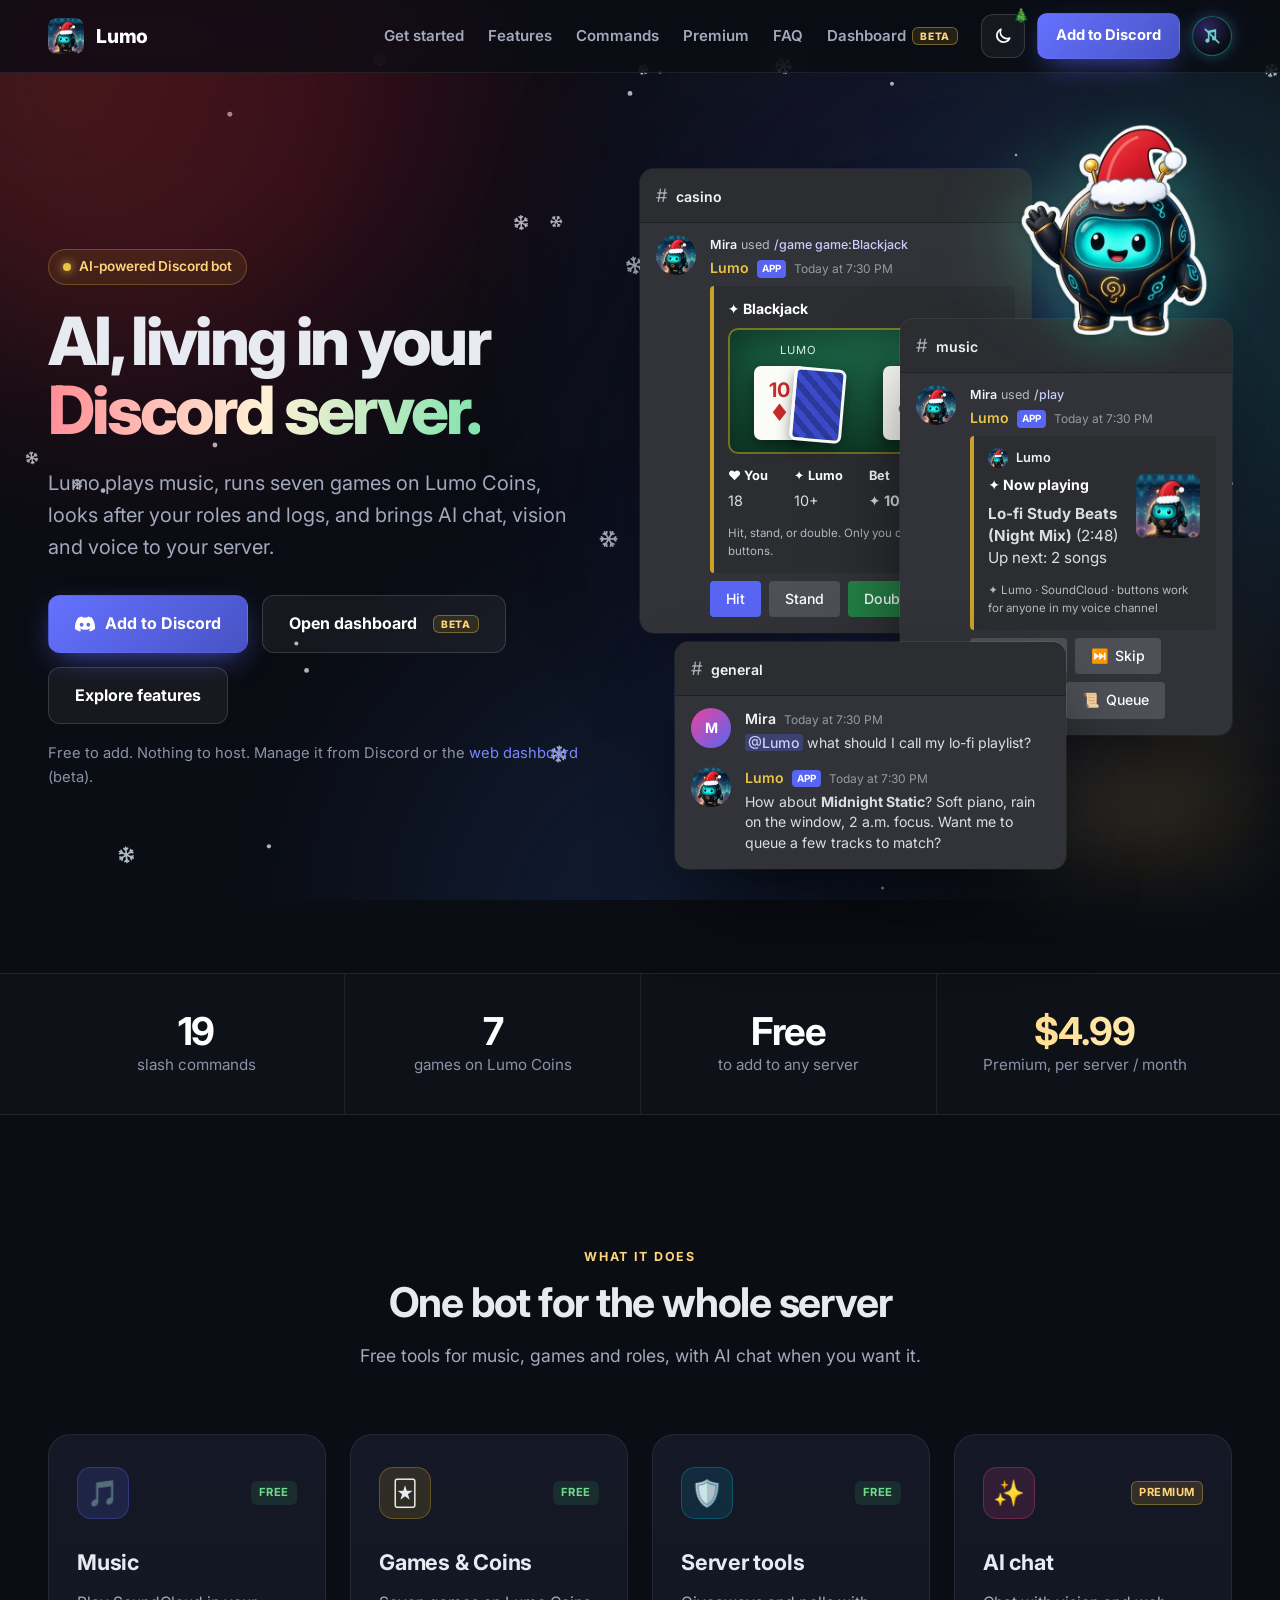
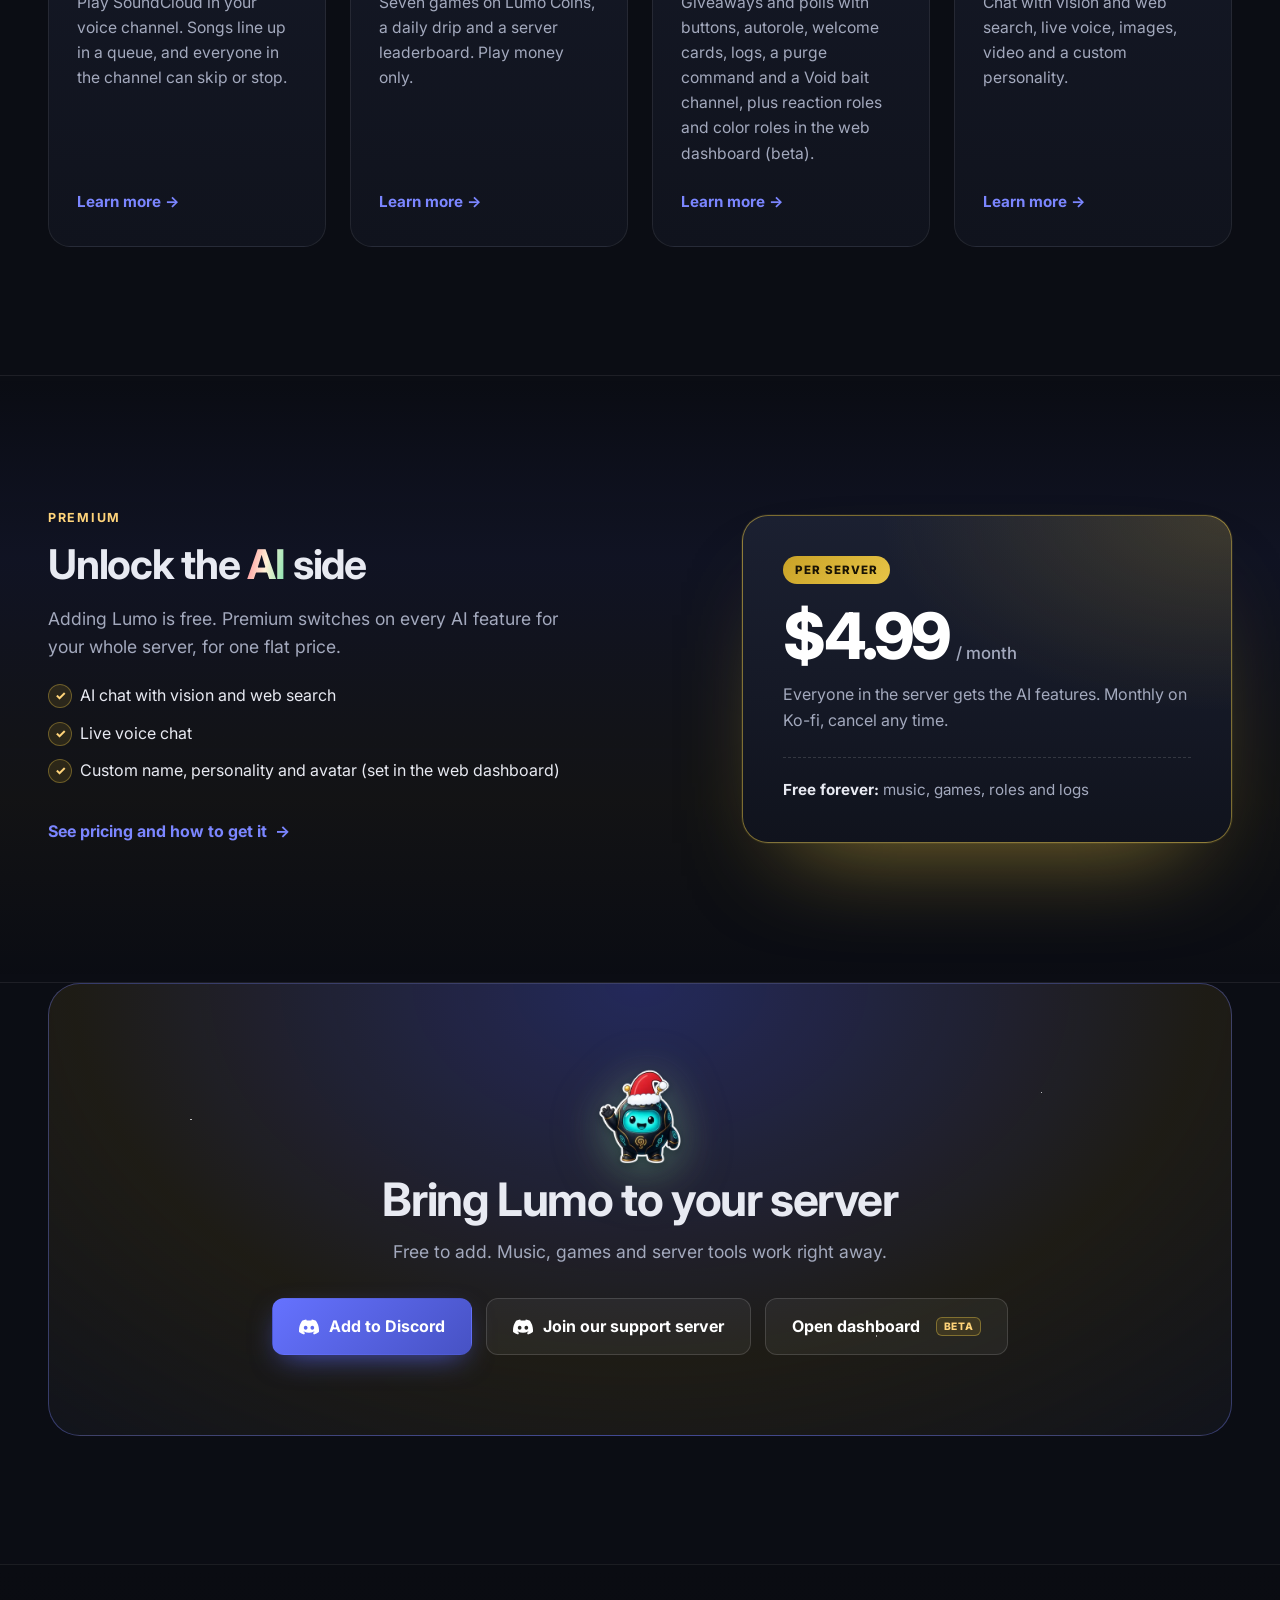
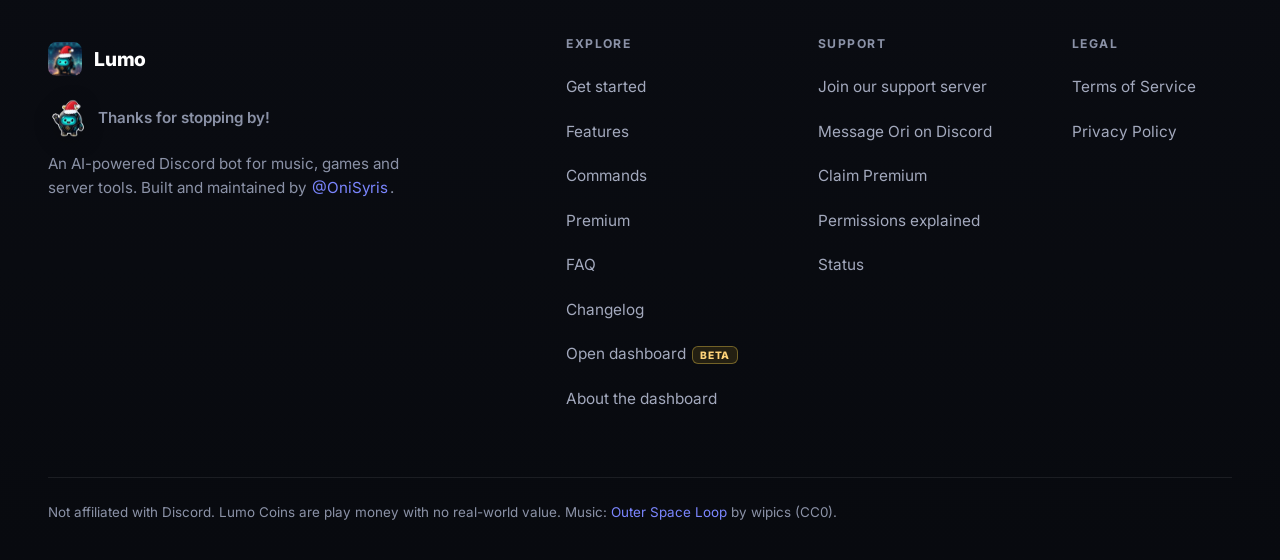
<file: index.html>
<!DOCTYPE html>
<html lang="en">
<head>
  <meta charset="utf-8">
  <meta name="viewport" content="width=device-width, initial-scale=1">
  <title>Lumo AI — AI-powered all-in-one Discord bot for music, games and server tools</title>
  <meta name="description" content="Lumo is an AI-powered Discord bot: SoundCloud music, 7 Lumo Coin games, giveaways, polls and server tools are free; AI chat, live voice and custom personality come with Premium ($4.99/mo per server).">
  <meta name="theme-color" content="#0b0d14">
  <meta name="color-scheme" content="dark">
  <link rel="canonical" href="https://lumobot.org/">
  <meta property="og:site_name" content="Lumo AI">
  <meta property="og:type" content="website">
  <meta property="og:url" content="https://lumobot.org/">
  <meta property="og:title" content="Lumo AI — AI-powered all-in-one Discord bot">
  <meta property="og:description" content="Free music, games and server tools. Premium adds AI chat, live voice and a custom personality for your server.">
  <meta property="og:image" content="https://lumobot.org/og-image.png">
  <meta property="og:image:width" content="1200">
  <meta property="og:image:height" content="630">
  <meta property="og:image:alt" content="Lumo: the robot mascot waving beside the Lumo name and the tagline AI-powered all-in-one Discord bot">
  <meta name="twitter:card" content="summary_large_image">
  <meta name="twitter:title" content="Lumo AI — AI-powered all-in-one Discord bot">
  <meta name="twitter:description" content="Free music, games and server tools. Premium adds AI chat, live voice and a custom personality for your server.">
  <meta name="twitter:image" content="https://lumobot.org/og-image.png">
  <meta name="twitter:image:alt" content="Lumo: the robot mascot waving beside the Lumo name and the tagline AI-powered all-in-one Discord bot">
  <link rel="icon" href="favicon.ico" sizes="any">
  <link rel="icon" type="image/png" sizes="32x32" href="favicon-32x32.png">
  <link rel="icon" type="image/png" sizes="16x16" href="favicon-16x16.png">
  <link rel="apple-touch-icon" sizes="180x180" href="apple-touch-icon.png">
  <link rel="manifest" href="site.webmanifest">
  <link rel="preconnect" href="https://fonts.googleapis.com">
  <link rel="preconnect" href="https://fonts.gstatic.com" crossorigin>
  <link href="https://fonts.googleapis.com/css2?family=Inter:wght@400;500;600;700;800&family=JetBrains+Mono:wght@500&display=swap" rel="stylesheet">
  <link rel="stylesheet" href="styles.css?v=6504800a8f">
  <script>(function(d){var s="dark";try{s=localStorage.getItem("aeth-theme")||s}catch(e){}if(s!="light"&&s!="auto")s="dark";var h=d.documentElement;h.classList.add("js");h.setAttribute("data-theme-pref",s);h.setAttribute("data-theme",s=="auto"?(matchMedia("(prefers-color-scheme: light)").matches?"light":"dark"):s)})(document)</script>
  <script src="/assets/lumo-holiday.js?v=641148b99e"></script>
</head>
<body>
  <a class="skip-link" href="#main">Skip to content</a>
  <div class="bg-orbs" aria-hidden="true"><span></span><span></span><span></span></div>

  <header class="nav" id="top">
    <div class="wrap nav-inner">
      <a class="brand" href="index.html" aria-label="Lumo home"><img src="assets/logo.webp" alt="" width="36" height="36" decoding="async"><span>Lumo</span></a>
      <nav class="nav-right" aria-label="Main">
        <div class="nav-links">
        <a href="getting-started.html">Get started</a>
        <a href="features.html">Features</a>
        <a href="commands.html">Commands</a>
        <a href="premium.html">Premium</a>
        <a href="faq.html">FAQ</a>
        <a href="dashboard.html">Dashboard <span class="beta-chip">Beta</span></a>
        </div>
        <div class="theme-pop"><button type="button" class="theme-btn" data-theme-menu aria-haspopup="true" aria-expanded="false" aria-controls="theme-menu" aria-label="Appearance and seasonal theme" title="Appearance"><svg class="ti ti-dark" viewBox="0 0 24 24" aria-hidden="true" focusable="false" fill="none" stroke="currentColor" stroke-width="2" stroke-linecap="round" stroke-linejoin="round"><path d="M20 14.5A8 8 0 0 1 9.5 4a8 8 0 1 0 10.5 10.5Z"/></svg><svg class="ti ti-light" viewBox="0 0 24 24" aria-hidden="true" focusable="false" fill="none" stroke="currentColor" stroke-width="2" stroke-linecap="round" stroke-linejoin="round"><circle cx="12" cy="12" r="4"/><path d="M12 2v2M12 20v2M4.9 4.9l1.4 1.4M17.7 17.7l1.4 1.4M2 12h2M20 12h2M4.9 19.1l1.4-1.4M17.7 6.3l1.4-1.4"/></svg><svg class="ti ti-auto" viewBox="0 0 24 24" aria-hidden="true" focusable="false" fill="none" stroke="currentColor" stroke-width="2" stroke-linecap="round" stroke-linejoin="round"><circle cx="12" cy="12" r="9"/><path d="M12 3a9 9 0 0 1 0 18Z" fill="currentColor"/></svg></button><div class="theme-menu" id="theme-menu" hidden><div class="theme-seg-wrap"><span>Appearance</span><div class="theme-seg" role="group" aria-label="Color theme"><button type="button" class="seg-b" data-theme-set="dark" aria-pressed="false"><svg class="ti ti-dark" viewBox="0 0 24 24" aria-hidden="true" focusable="false" fill="none" stroke="currentColor" stroke-width="2" stroke-linecap="round" stroke-linejoin="round"><path d="M20 14.5A8 8 0 0 1 9.5 4a8 8 0 1 0 10.5 10.5Z"/></svg><span>Dark</span></button><button type="button" class="seg-b" data-theme-set="light" aria-pressed="false"><svg class="ti ti-light" viewBox="0 0 24 24" aria-hidden="true" focusable="false" fill="none" stroke="currentColor" stroke-width="2" stroke-linecap="round" stroke-linejoin="round"><circle cx="12" cy="12" r="4"/><path d="M12 2v2M12 20v2M4.9 4.9l1.4 1.4M17.7 17.7l1.4 1.4M2 12h2M20 12h2M4.9 19.1l1.4-1.4M17.7 6.3l1.4-1.4"/></svg><span>Light</span></button><button type="button" class="seg-b" data-theme-set="auto" aria-pressed="false"><svg class="ti ti-auto" viewBox="0 0 24 24" aria-hidden="true" focusable="false" fill="none" stroke="currentColor" stroke-width="2" stroke-linecap="round" stroke-linejoin="round"><circle cx="12" cy="12" r="9"/><path d="M12 3a9 9 0 0 1 0 18Z" fill="currentColor"/></svg><span>Auto</span></button></div></div><div class="theme-seg-wrap"><span>Seasonal <small data-holiday-now></small></span><div class="hol-grid" role="group" aria-label="Seasonal theme"><button type="button" class="hol-b hol-auto" data-holiday-set="auto" aria-pressed="false"><svg class="hi" viewBox="0 0 24 24" aria-hidden="true" focusable="false" fill="none" stroke="currentColor" stroke-width="2" stroke-linecap="round" stroke-linejoin="round"><rect x="3.5" y="5" width="17" height="15" rx="2.5"/><path d="M3.5 10h17M8 3v4M16 3v4"/></svg><span>Auto</span></button><button type="button" class="hol-b hol-off" data-holiday-set="off" aria-pressed="false"><svg class="hi" viewBox="0 0 24 24" aria-hidden="true" focusable="false" fill="none" stroke="currentColor" stroke-width="2" stroke-linecap="round" stroke-linejoin="round"><circle cx="12" cy="12" r="8.5"/><path d="M6 18 18 6"/></svg><span>Off</span></button><button type="button" class="hol-b hol-halloween" data-holiday-set="halloween" aria-pressed="false"><span class="he" aria-hidden="true">🎃</span><span>Halloween</span></button><button type="button" class="hol-b hol-thanksgiving" data-holiday-set="thanksgiving" aria-pressed="false"><span class="he" aria-hidden="true">🦃</span><span>Thanksgiving</span></button><button type="button" class="hol-b hol-christmas" data-holiday-set="christmas" aria-pressed="false"><span class="he" aria-hidden="true">🎄</span><span>Christmas</span></button></div></div></div></div>
        <a class="btn btn-ghost btn-sm nav-dash" href="https://dashboard.lumobot.org" target="_blank" rel="noopener">Open dashboard <span class="beta-chip">Beta</span></a>
        <a class="btn btn-primary btn-sm nav-add" href="https://discord.com/oauth2/authorize?client_id=1545140271073722378&amp;permissions=309576723664&amp;scope=bot+applications.commands" target="_blank" rel="noopener">Add to Discord</a>
        <details class="nav-menu">
          <summary aria-label="Menu"><span class="bars" aria-hidden="true"></span></summary>
          <div class="nav-panel">
          <a href="getting-started.html">Get started</a>
          <a href="features.html">Features</a>
          <a href="commands.html">Commands</a>
          <a href="premium.html">Premium</a>
          <a href="faq.html">FAQ</a>
          <a href="dashboard.html">About the dashboard <span class="beta-chip">Beta</span></a>
          <a class="btn btn-ghost nav-panel-dash" href="https://dashboard.lumobot.org" target="_blank" rel="noopener">Open dashboard <span class="beta-chip">Beta</span></a>
            <a class="btn btn-primary nav-panel-add" href="https://discord.com/oauth2/authorize?client_id=1545140271073722378&amp;permissions=309576723664&amp;scope=bot+applications.commands" target="_blank" rel="noopener">Add to Discord</a>
            <div class="theme-seg-wrap"><span>Appearance</span><div class="theme-seg" role="group" aria-label="Color theme"><button type="button" class="seg-b" data-theme-set="dark" aria-pressed="false"><svg class="ti ti-dark" viewBox="0 0 24 24" aria-hidden="true" focusable="false" fill="none" stroke="currentColor" stroke-width="2" stroke-linecap="round" stroke-linejoin="round"><path d="M20 14.5A8 8 0 0 1 9.5 4a8 8 0 1 0 10.5 10.5Z"/></svg><span>Dark</span></button><button type="button" class="seg-b" data-theme-set="light" aria-pressed="false"><svg class="ti ti-light" viewBox="0 0 24 24" aria-hidden="true" focusable="false" fill="none" stroke="currentColor" stroke-width="2" stroke-linecap="round" stroke-linejoin="round"><circle cx="12" cy="12" r="4"/><path d="M12 2v2M12 20v2M4.9 4.9l1.4 1.4M17.7 17.7l1.4 1.4M2 12h2M20 12h2M4.9 19.1l1.4-1.4M17.7 6.3l1.4-1.4"/></svg><span>Light</span></button><button type="button" class="seg-b" data-theme-set="auto" aria-pressed="false"><svg class="ti ti-auto" viewBox="0 0 24 24" aria-hidden="true" focusable="false" fill="none" stroke="currentColor" stroke-width="2" stroke-linecap="round" stroke-linejoin="round"><circle cx="12" cy="12" r="9"/><path d="M12 3a9 9 0 0 1 0 18Z" fill="currentColor"/></svg><span>Auto</span></button></div></div><div class="theme-seg-wrap"><span>Seasonal <small data-holiday-now></small></span><div class="hol-grid" role="group" aria-label="Seasonal theme"><button type="button" class="hol-b hol-auto" data-holiday-set="auto" aria-pressed="false"><svg class="hi" viewBox="0 0 24 24" aria-hidden="true" focusable="false" fill="none" stroke="currentColor" stroke-width="2" stroke-linecap="round" stroke-linejoin="round"><rect x="3.5" y="5" width="17" height="15" rx="2.5"/><path d="M3.5 10h17M8 3v4M16 3v4"/></svg><span>Auto</span></button><button type="button" class="hol-b hol-off" data-holiday-set="off" aria-pressed="false"><svg class="hi" viewBox="0 0 24 24" aria-hidden="true" focusable="false" fill="none" stroke="currentColor" stroke-width="2" stroke-linecap="round" stroke-linejoin="round"><circle cx="12" cy="12" r="8.5"/><path d="M6 18 18 6"/></svg><span>Off</span></button><button type="button" class="hol-b hol-halloween" data-holiday-set="halloween" aria-pressed="false"><span class="he" aria-hidden="true">🎃</span><span>Halloween</span></button><button type="button" class="hol-b hol-thanksgiving" data-holiday-set="thanksgiving" aria-pressed="false"><span class="he" aria-hidden="true">🦃</span><span>Thanksgiving</span></button><button type="button" class="hol-b hol-christmas" data-holiday-set="christmas" aria-pressed="false"><span class="he" aria-hidden="true">🎄</span><span>Christmas</span></button></div></div>
          </div>
        </details>
      </nav>
    </div>
  </header>

  <main id="main">
    <header class="hero" id="hero">
      <div class="wrap hero-inner">
        <div class="hero-copy">
          <div class="hero-bot-m"><img src="assets/robot/wave-512.webp" alt="Lumo, the robot mascot, waving hello" width="120" height="120" fetchpriority="high" decoding="async"></div>
          <span class="eyebrow"><span class="dot"></span> AI-powered Discord bot</span>
          <h1>AI, living in your <span class="grad">Discord server.</span></h1>
          <p class="lead">Lumo plays music, runs seven games on Lumo Coins, looks after your roles and logs, and brings AI chat, vision and voice to your server.</p>
          <div class="cta">
            <a class="btn btn-primary" href="https://discord.com/oauth2/authorize?client_id=1545140271073722378&amp;permissions=309576723664&amp;scope=bot+applications.commands" target="_blank" rel="noopener"><svg viewBox="0 0 24 24" width="20" height="20" aria-hidden="true"><path fill="currentColor" d="M20.3 4.4A19.8 19.8 0 0 0 15.4 3l-.6 1.3a18.3 18.3 0 0 0-5.5 0L8.6 3a19.7 19.7 0 0 0-4.9 1.5C.6 9.1-.3 13.6.1 18a19.9 19.9 0 0 0 6 3l1.3-2.1a13 13 0 0 1-2-1l.5-.4a14.2 14.2 0 0 0 12.2 0l.5.4a13 13 0 0 1-2 1l1.3 2.1a19.8 19.8 0 0 0 6-3c.5-5.1-.8-9.6-3.6-13.6ZM8 15.3c-1.2 0-2.2-1.1-2.2-2.4S6.8 10.5 8 10.5s2.2 1.1 2.2 2.4-1 2.4-2.2 2.4Zm8 0c-1.2 0-2.2-1.1-2.2-2.4s1-2.4 2.2-2.4 2.2 1.1 2.2 2.4-1 2.4-2.2 2.4Z"/></svg> Add to Discord</a>
            <a class="btn btn-ghost" href="https://dashboard.lumobot.org" target="_blank" rel="noopener">Open dashboard <span class="beta-chip">Beta</span></a>
            <a class="btn btn-ghost" href="features.html">Explore features</a>
          </div>
          <p class="cta-note">Free to add. Nothing to host. Manage it from Discord or the <a href="dashboard.html">web dashboard</a> (beta).</p>
          <p class="live-stats" data-live-stats hidden aria-label="Lumo right now">
            <span class="ls-live"><span class="ls-dot" aria-hidden="true"></span>Live</span>
            <span class="ls-chip"><img class="ls-ico" src="assets/robot/celebrating-96.webp" alt="" width="26" height="26" decoding="async"><b data-stat="servers">0</b> <span data-unit="servers">servers</span></span>
            <span class="ls-chip"><img class="ls-ico" src="assets/robot/happy-96.webp" alt="" width="26" height="26" decoding="async"><b data-stat="members">0</b> members</span>
          </p>
        </div>
        <div class="cluster" aria-label="Illustrations of Lumo in Discord: music, blackjack and a chat">
        <div class="cl cl-bj"><figure class="mock" aria-label="Illustration of a blackjack hand with Hit, Stand and Double buttons">
  <div class="dc-window">
    <div class="dc-bar"><span class="hash">#</span> casino</div>
    <div class="dc-msg">
      <img class="dc-avatar" src="assets/logo.webp" alt="" width="40" height="40" loading="lazy" decoding="async">
      <div class="dc-body">
        <div class="dc-used"><span class="dc-used-user">Mira</span> used <span class="dc-used-cmd">/game game:Blackjack</span></div>
        <div class="dc-meta"><b class="bot-name">Lumo</b><span class="dc-tag">APP</span><time>Today at 7:30 PM</time></div>
        <div class="dc-embed">
          <div class="dc-embed-title">✦ Blackjack</div>
          <div class="table-art" role="img" aria-label="Blackjack table: you hold king of hearts and eight of spades; the dealer shows ten of diamonds and one face-down card">
            <div class="hand"><small>Lumo</small><div class="cards"><span class="pcard red"><b>10</b><i>♦</i></span><span class="pcard back"></span></div></div>
            <div class="hand"><small>You</small><div class="cards"><span class="pcard red"><b>K</b><i>♥</i></span><span class="pcard"><b>8</b><i>♠</i></span></div></div>
          </div>
          <div class="dc-fields dc-fields-4">
            <div><div class="dc-fh">♥ You</div><p>18</p></div>
            <div><div class="dc-fh">✦ Lumo</div><p>10+</p></div>
            <div><div class="dc-fh">Bet</div><p><b>✦ 100</b></p></div>
            <div><div class="dc-fh">Wallet</div><p><b>✦ 4,900</b></p></div>
          </div>
          <div class="dc-footer">Hit, stand, or double. Only you can press the buttons.</div>
        </div>
        <div class="dc-buttons">
          <span class="dc-btn dc-btn-primary">Hit</span>
          <span class="dc-btn dc-btn-secondary">Stand</span>
          <span class="dc-btn dc-btn-success">Double</span>
        </div>
      </div>
    </div>
  </div>
</figure></div>
        <div class="cl cl-music"><figure class="mock" aria-label="Illustration of the /play now-playing panel with Pause, Skip, Stop and Queue buttons">
  <div class="dc-window">
    <div class="dc-bar"><span class="hash">#</span> music</div>
    <div class="dc-msg">
      <img class="dc-avatar" src="assets/logo.webp" alt="" width="40" height="40" loading="lazy" decoding="async">
      <div class="dc-body">
        <div class="dc-used"><span class="dc-used-user">Mira</span> used <span class="dc-used-cmd">/play</span></div>
        <div class="dc-meta"><b class="bot-name">Lumo</b><span class="dc-tag">APP</span><time>Today at 7:30 PM</time></div>
        <div class="dc-embed">
          <div class="dc-embed-author"><img src="assets/logo.webp" alt="" width="20" height="20" loading="lazy" decoding="async"> Lumo</div>
          <div class="dc-embed-row">
            <div>
              <div class="dc-embed-title">✦ Now playing</div>
              <p><b>Lo-fi Study Beats (Night Mix)</b> (2:48)<br>Up next: 2 songs</p>
            </div>
            <img class="dc-thumb" src="assets/logo.webp" alt="" width="64" height="64" loading="lazy" decoding="async">
          </div>
          <div class="dc-footer">✦ Lumo · SoundCloud · buttons work for anyone in my voice channel</div>
        </div>
        <div class="dc-buttons">
          <span class="dc-btn dc-btn-secondary"><span aria-hidden="true">⏸️</span> Pause</span>
          <span class="dc-btn dc-btn-secondary"><span aria-hidden="true">⏭️</span> Skip</span>
          <span class="dc-btn dc-btn-danger"><span aria-hidden="true">⏹️</span> Stop</span>
          <span class="dc-btn dc-btn-secondary"><span aria-hidden="true">📜</span> Queue</span>
        </div>
      </div>
    </div>
  </div>
</figure></div>
        <div class="cl cl-chat"><figure class="mock" aria-label="Illustration of a chat with Lumo: a member asks for a playlist name and Lumo answers">
  <div class="dc-window">
    <div class="dc-bar"><span class="hash">#</span> general</div>
    <div class="dc-msg">
      <span class="dc-avatar user" aria-hidden="true">M</span>
      <div class="dc-body">
        <div class="dc-meta"><b>Mira</b><time>Today at 7:30 PM</time></div>
        <p class="dc-text"><span class="dc-mention">@Lumo</span> what should I call my lo-fi playlist?</p>
      </div>
    </div>
    <div class="dc-msg">
      <img class="dc-avatar" src="assets/logo.webp" alt="" width="40" height="40" loading="lazy" decoding="async">
      <div class="dc-body">
        <div class="dc-meta"><b class="bot-name">Lumo</b><span class="dc-tag">APP</span><time>Today at 7:30 PM</time></div>
        <p class="dc-text">How about <b>Midnight Static</b>? Soft piano, rain on the window, 2 a.m. focus. Want me to queue a few tracks to match?</p>
      </div>
    </div>
  </div>
</figure></div>
        <div class="hero-bot"><img src="assets/robot/wave-512.webp" alt="Lumo, the robot mascot, waving hello" width="300" height="300" fetchpriority="high" decoding="async"></div>
      </div>
      </div>
    </header>

    <section class="factband" aria-label="Lumo at a glance">
      <ul class="wrap facts">
        <li><strong>19</strong><span>slash commands</span></li>
        <li><strong>7</strong><span>games on Lumo Coins</span></li>
        <li><strong>Free</strong><span>to add to any server</span></li>
        <li><strong>$4.99</strong><span>Premium, per server / month</span></li>
      </ul>
    </section>

    <section class="section" id="highlights">
      <div class="wrap">
        <div class="section-head reveal">
          <span class="kicker">What it does</span>
          <h2>One bot for the whole server</h2>
          <p>Free tools for music, games and roles, with AI chat when you want it.</p>
        </div>
        <div class="hl-grid">
        <a class="hl reveal" href="features.html#music"><span class="hl-top"><span class="f-icon" aria-hidden="true">🎵</span><span class="badge b-any">Free</span></span><h3>Music</h3><p>Play SoundCloud in your voice channel. Songs line up in a queue, and everyone in the channel can skip or stop.</p><span class="hl-more">Learn more <i aria-hidden="true">→</i></span></a>
        <a class="hl reveal" href="features.html#games"><span class="hl-top"><span class="f-icon" aria-hidden="true">🃏</span><span class="badge b-any">Free</span></span><h3>Games &amp; Coins</h3><p>Seven games on Lumo Coins, a daily drip and a server leaderboard. Play money only.</p><span class="hl-more">Learn more <i aria-hidden="true">→</i></span></a>
        <a class="hl reveal" href="features.html#server"><span class="hl-top"><span class="f-icon" aria-hidden="true">🛡️</span><span class="badge b-any">Free</span></span><h3>Server tools</h3><p>Giveaways and polls with buttons, autorole, welcome cards, logs, a purge command and a Void bait channel, plus reaction roles and color roles in the web dashboard (beta).</p><span class="hl-more">Learn more <i aria-hidden="true">→</i></span></a>
        <a class="hl reveal" href="features.html#ai"><span class="hl-top"><span class="f-icon" aria-hidden="true">✨</span><span class="badge b-premium">Premium</span></span><h3>AI chat</h3><p>Chat with vision and web search, live voice, images, video and a custom personality.</p><span class="hl-more">Learn more <i aria-hidden="true">→</i></span></a>
        </div>
      </div>
    </section>

    <section class="section section-alt" id="premium">
      <div class="wrap teaser">
        <div class="teaser-copy reveal">
          <span class="kicker">Premium</span>
          <h2>Unlock the <span class="grad">AI</span> side</h2>
          <p>Adding Lumo is free. Premium switches on every AI feature for your whole server, for one flat price.</p>
          <ul class="checks">
            <li>AI chat with vision and web search</li>
            <li>Live voice chat</li>
            <li>Custom name, personality and avatar (set in the web dashboard)</li>
          </ul>
          <a class="text-link" href="premium.html">See pricing and how to get it <i aria-hidden="true">→</i></a>
        </div>
        <div class="price-card reveal" data-d="1">
          <span class="plan-tag">Per server</span>
          <div class="big">$4.99<small>/ month</small></div>
          <p>Everyone in the server gets the AI features. Monthly on Ko-fi, cancel any time.</p>
          <div class="price-free"><b>Free forever:</b> music, games, roles and logs</div>
        </div>
      </div>
    </section>

    <section class="section section-cta">
      <div class="wrap">
        <div class="final-cta reveal">
          <img class="cta-bot" src="assets/robot/happy-256.webp" alt="Lumo, the robot mascot, smiling" width="104" height="104" loading="lazy" decoding="async">
          <h2>Bring Lumo to your server</h2>
          <p>Free to add. Music, games and server tools work right away.</p>
          <div class="cta center"><a class="btn btn-primary" href="https://discord.com/oauth2/authorize?client_id=1545140271073722378&amp;permissions=309576723664&amp;scope=bot+applications.commands" target="_blank" rel="noopener"><svg viewBox="0 0 24 24" width="20" height="20" aria-hidden="true"><path fill="currentColor" d="M20.3 4.4A19.8 19.8 0 0 0 15.4 3l-.6 1.3a18.3 18.3 0 0 0-5.5 0L8.6 3a19.7 19.7 0 0 0-4.9 1.5C.6 9.1-.3 13.6.1 18a19.9 19.9 0 0 0 6 3l1.3-2.1a13 13 0 0 1-2-1l.5-.4a14.2 14.2 0 0 0 12.2 0l.5.4a13 13 0 0 1-2 1l1.3 2.1a19.8 19.8 0 0 0 6-3c.5-5.1-.8-9.6-3.6-13.6ZM8 15.3c-1.2 0-2.2-1.1-2.2-2.4S6.8 10.5 8 10.5s2.2 1.1 2.2 2.4-1 2.4-2.2 2.4Zm8 0c-1.2 0-2.2-1.1-2.2-2.4s1-2.4 2.2-2.4 2.2 1.1 2.2 2.4-1 2.4-2.2 2.4Z"/></svg> Add to Discord</a><a class="btn btn-ghost" href="https://discord.gg/KZjebts36C" target="_blank" rel="noopener"><svg viewBox="0 0 24 24" width="20" height="20" aria-hidden="true"><path fill="currentColor" d="M20.3 4.4A19.8 19.8 0 0 0 15.4 3l-.6 1.3a18.3 18.3 0 0 0-5.5 0L8.6 3a19.7 19.7 0 0 0-4.9 1.5C.6 9.1-.3 13.6.1 18a19.9 19.9 0 0 0 6 3l1.3-2.1a13 13 0 0 1-2-1l.5-.4a14.2 14.2 0 0 0 12.2 0l.5.4a13 13 0 0 1-2 1l1.3 2.1a19.8 19.8 0 0 0 6-3c.5-5.1-.8-9.6-3.6-13.6ZM8 15.3c-1.2 0-2.2-1.1-2.2-2.4S6.8 10.5 8 10.5s2.2 1.1 2.2 2.4-1 2.4-2.2 2.4Zm8 0c-1.2 0-2.2-1.1-2.2-2.4s1-2.4 2.2-2.4 2.2 1.1 2.2 2.4-1 2.4-2.2 2.4Z"/></svg> Join our support server</a><a class="btn btn-ghost" href="https://dashboard.lumobot.org" target="_blank" rel="noopener">Open dashboard <span class="beta-chip">Beta</span></a></div>
        </div>
      </div>
    </section>
  </main>

  <footer class="footer">
    <div class="wrap footer-inner">
      <div class="footer-brand">
        <a class="brand" href="index.html"><img src="assets/logo.webp" alt="" width="34" height="34" loading="lazy" decoding="async"><span>Lumo</span></a>
        <p class="footer-wave"><img class="mini-bot" src="assets/robot/wave-96.webp" alt="" width="40" height="40" loading="lazy" decoding="async"><span>Thanks for stopping by!</span></p>
        <p>An AI-powered Discord bot for music, games and server tools. Built and maintained by <a href="https://github.com/OniSyris" target="_blank" rel="noopener">@OniSyris</a>.</p>
      </div>
      <nav class="footer-cols" aria-label="Footer">
        <div>
          <h2>Explore</h2>
          <a href="getting-started.html">Get started</a>
          <a href="features.html">Features</a>
          <a href="commands.html">Commands</a>
          <a href="premium.html">Premium</a>
          <a href="faq.html">FAQ</a>
          <a href="changelog.html">Changelog</a>
          <a href="https://dashboard.lumobot.org" target="_blank" rel="noopener">Open dashboard <span class="beta-chip">Beta</span></a>
          <a href="dashboard.html">About the dashboard</a>
        </div>
        <div>
          <h2>Support</h2>
          <a href="https://discord.gg/KZjebts36C" target="_blank" rel="noopener">Join our support server</a>
          <a href="https://discord.com/users/1022200760018161684" target="_blank" rel="noopener">Message Ori on Discord</a>
          <a href="faq.html#claim">Claim Premium</a>
          <a href="faq.html#permissions">Permissions explained</a>
          <a href="status.html">Status</a>
        </div>
        <div>
          <h2>Legal</h2>
          <a href="terms.html">Terms of Service</a>
          <a href="privacy.html">Privacy Policy</a>
        </div>
      </nav>
    </div>
    <div class="wrap footer-note">Not affiliated with Discord. Lumo Coins are play money with no real-world value. Music: <a href="https://opengameart.org/content/outer-space-loop" target="_blank" rel="noopener">Outer Space Loop</a> by wipics (CC0).</div>
  </footer>

  <div class="toast" id="toast" role="status" aria-live="polite"></div>
  <script src="/assets/lumo-music.js?v=b76e843706" data-slot=".nav-right .nav-menu" data-src="/assets/audio/outer-space-loop.mp3?v=75da4f5d" data-exclude="^/dashboard/" data-volume="0.16" data-fade="2.5" defer></script>
  <script src="/assets/lumo-stats.js?v=58f722e6f5" defer></script>
  <script src="script.js?v=3b06cc299d" defer></script>
</body>
</html>
</file>
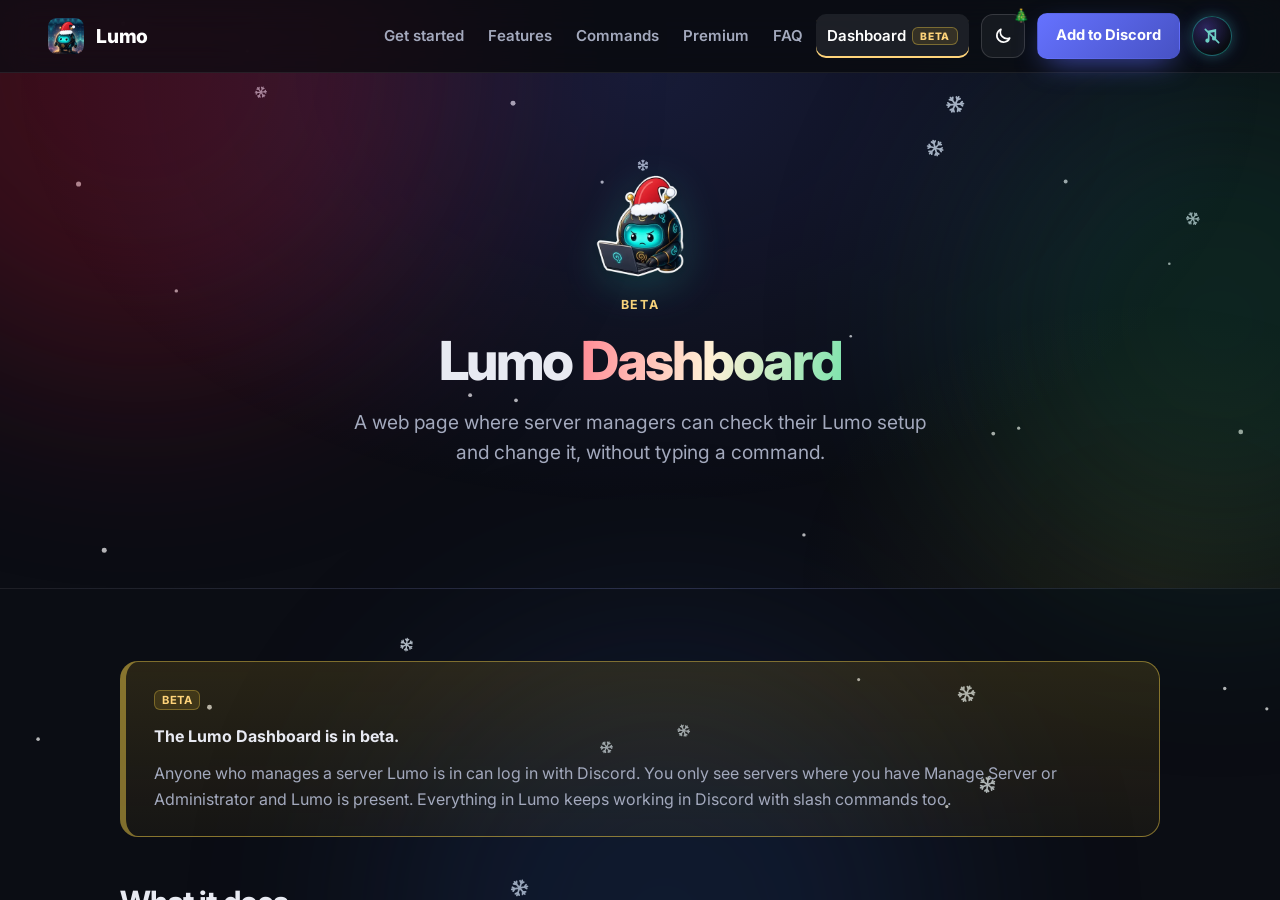
<file: dashboard/index.html>
<!DOCTYPE html>
<html lang="en">
<head>
  <meta charset="utf-8">
  <meta name="viewport" content="width=device-width, initial-scale=1">
  <title>Lumo Dashboard (beta)</title>
  <meta name="robots" content="noindex">
  <meta name="color-scheme" content="dark">
  <meta http-equiv="refresh" content="0; url=/dashboard.html">
  <link rel="canonical" href="https://lumobot.org/dashboard.html">
</head>
<body style="background:#0b0d14;color:#e8eaf2;font-family:system-ui,sans-serif;padding:24px">
  <p>Taking you to the <a href="/dashboard.html" style="color:#7b86ff">Lumo Dashboard page</a>&hellip;</p>
</body>
</html>
</file>
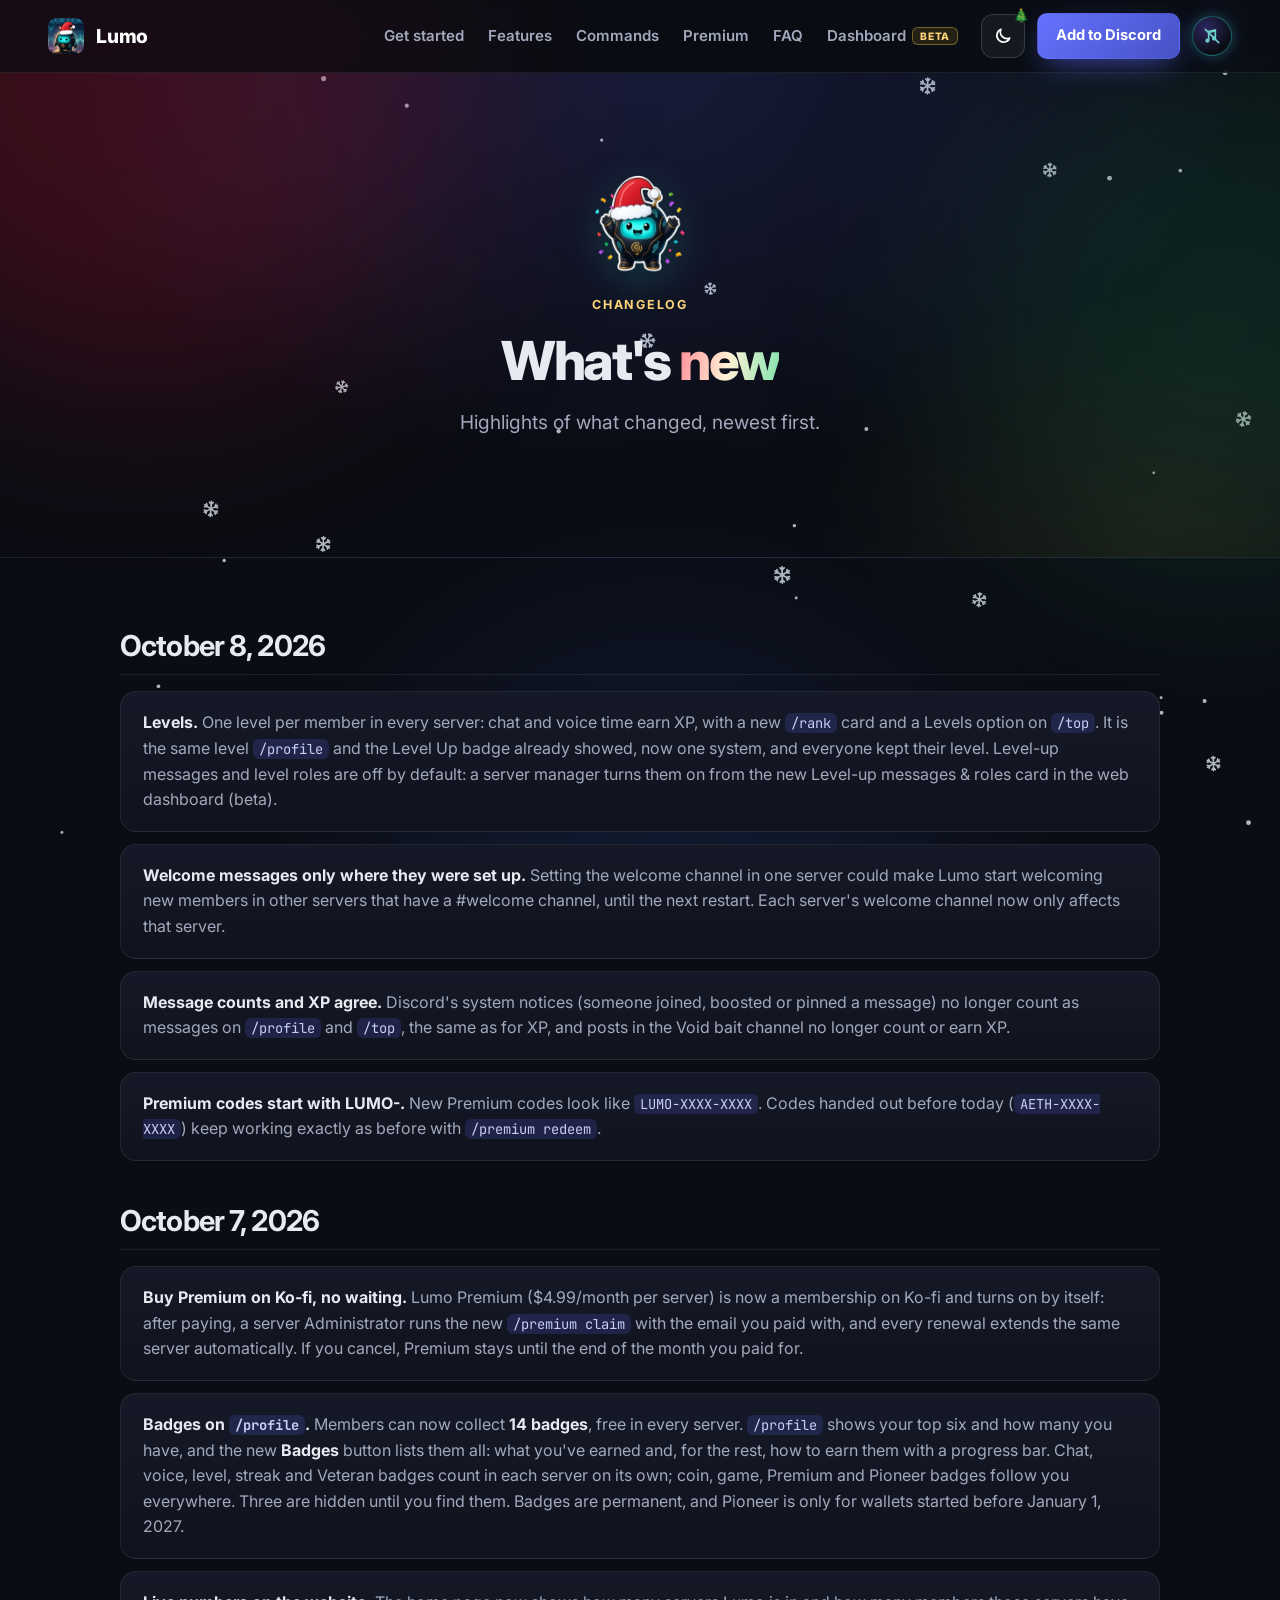
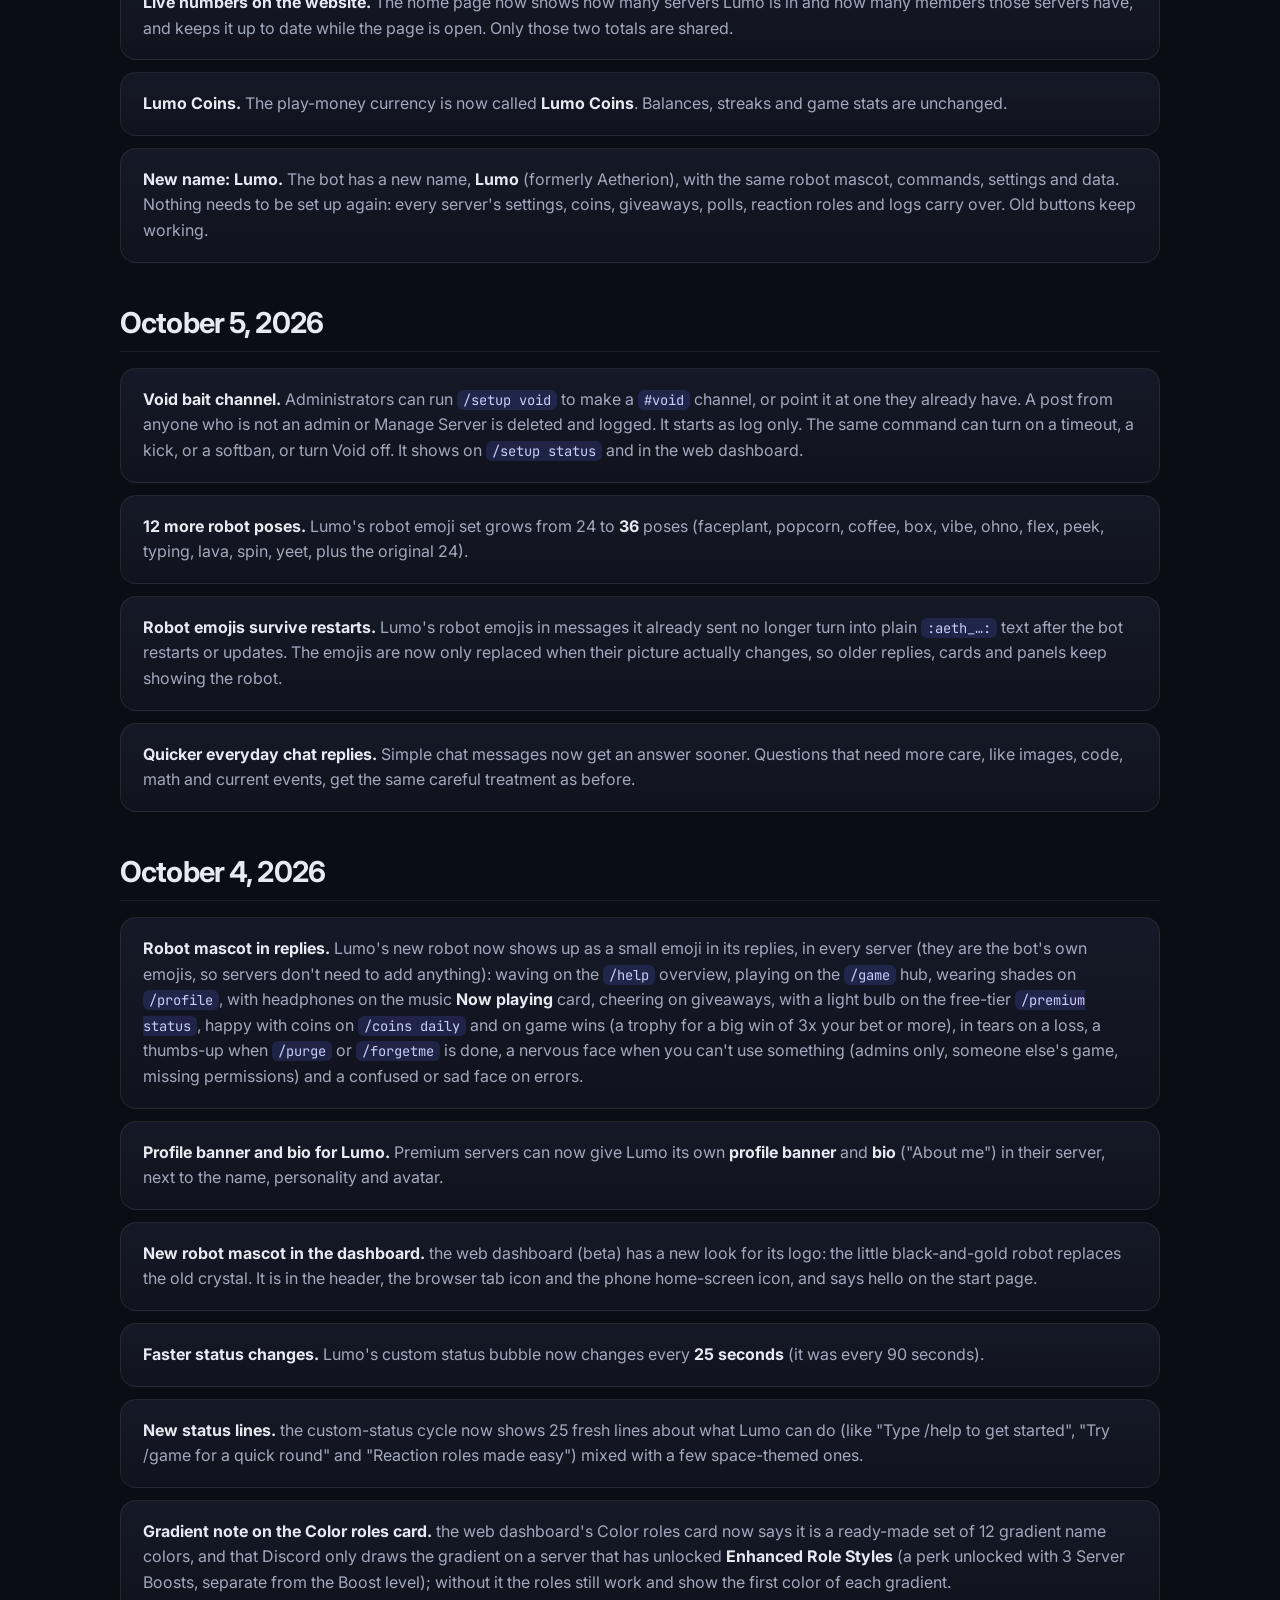
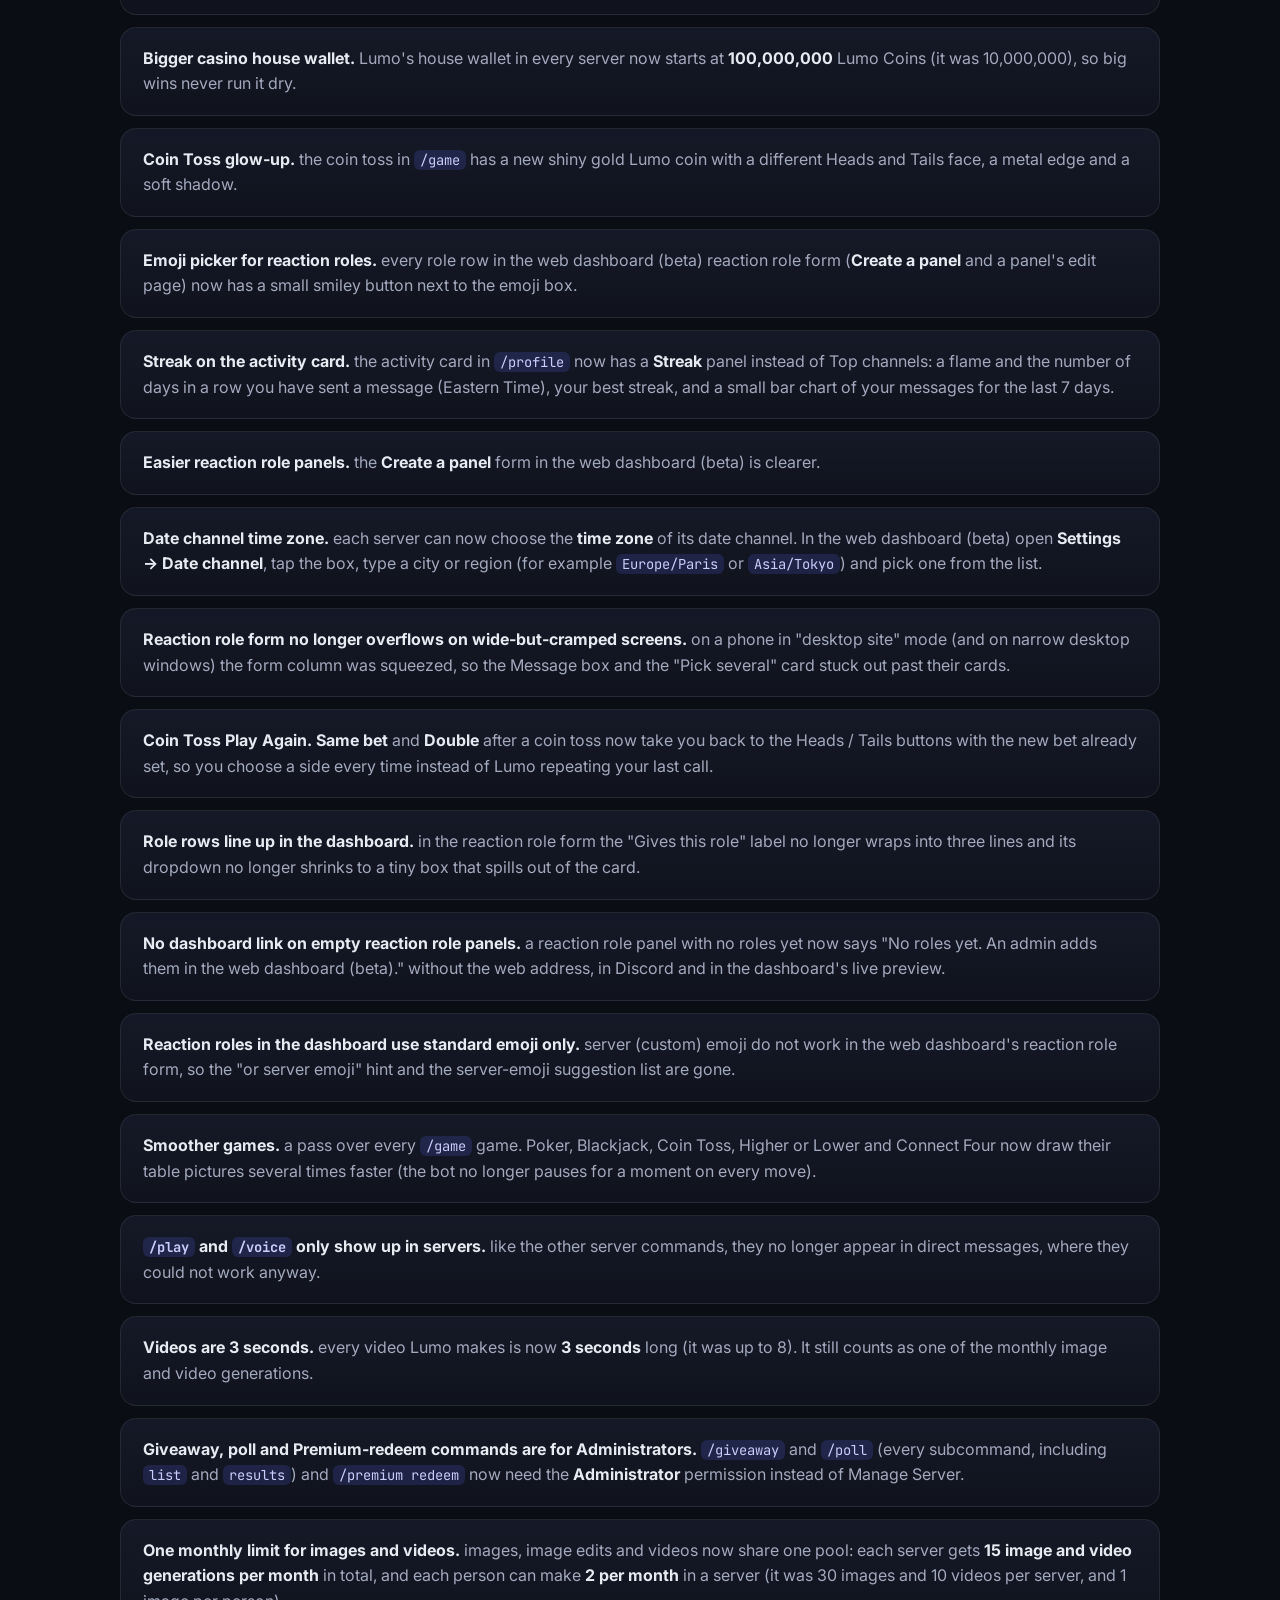
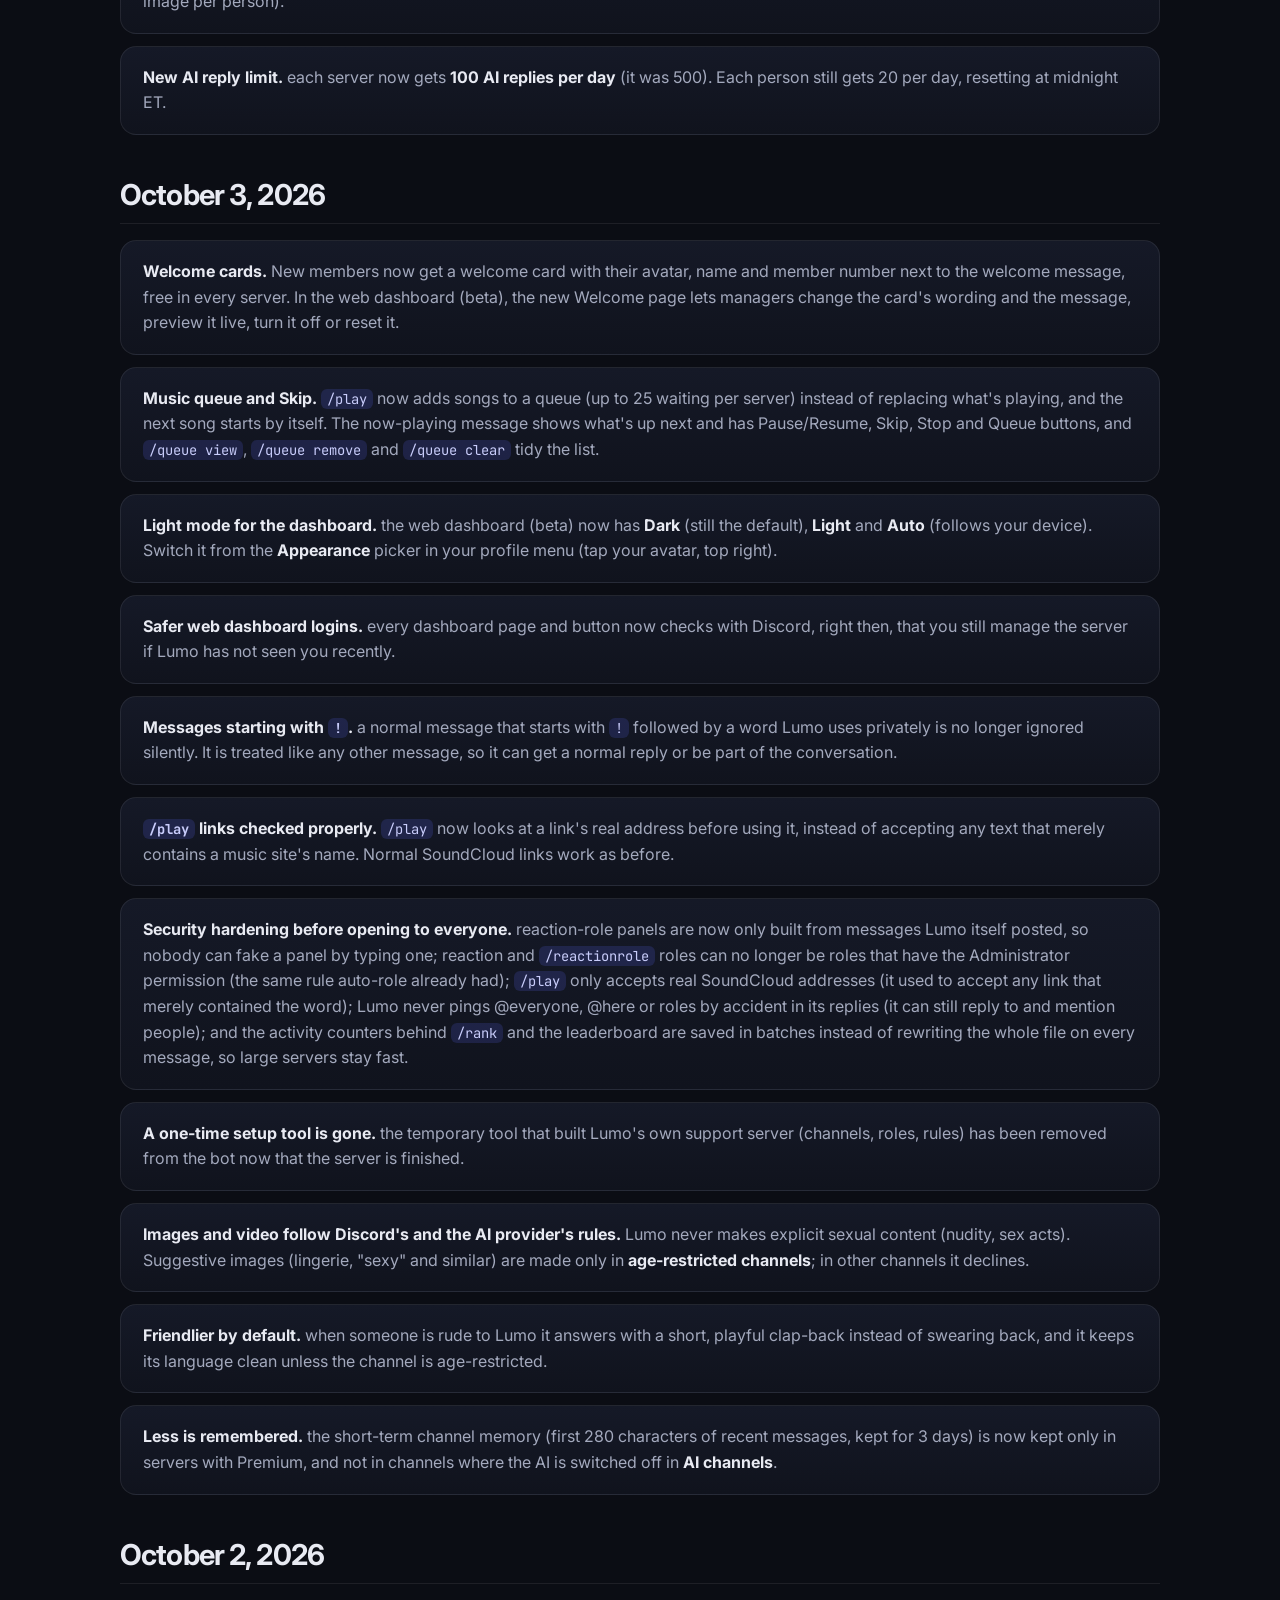
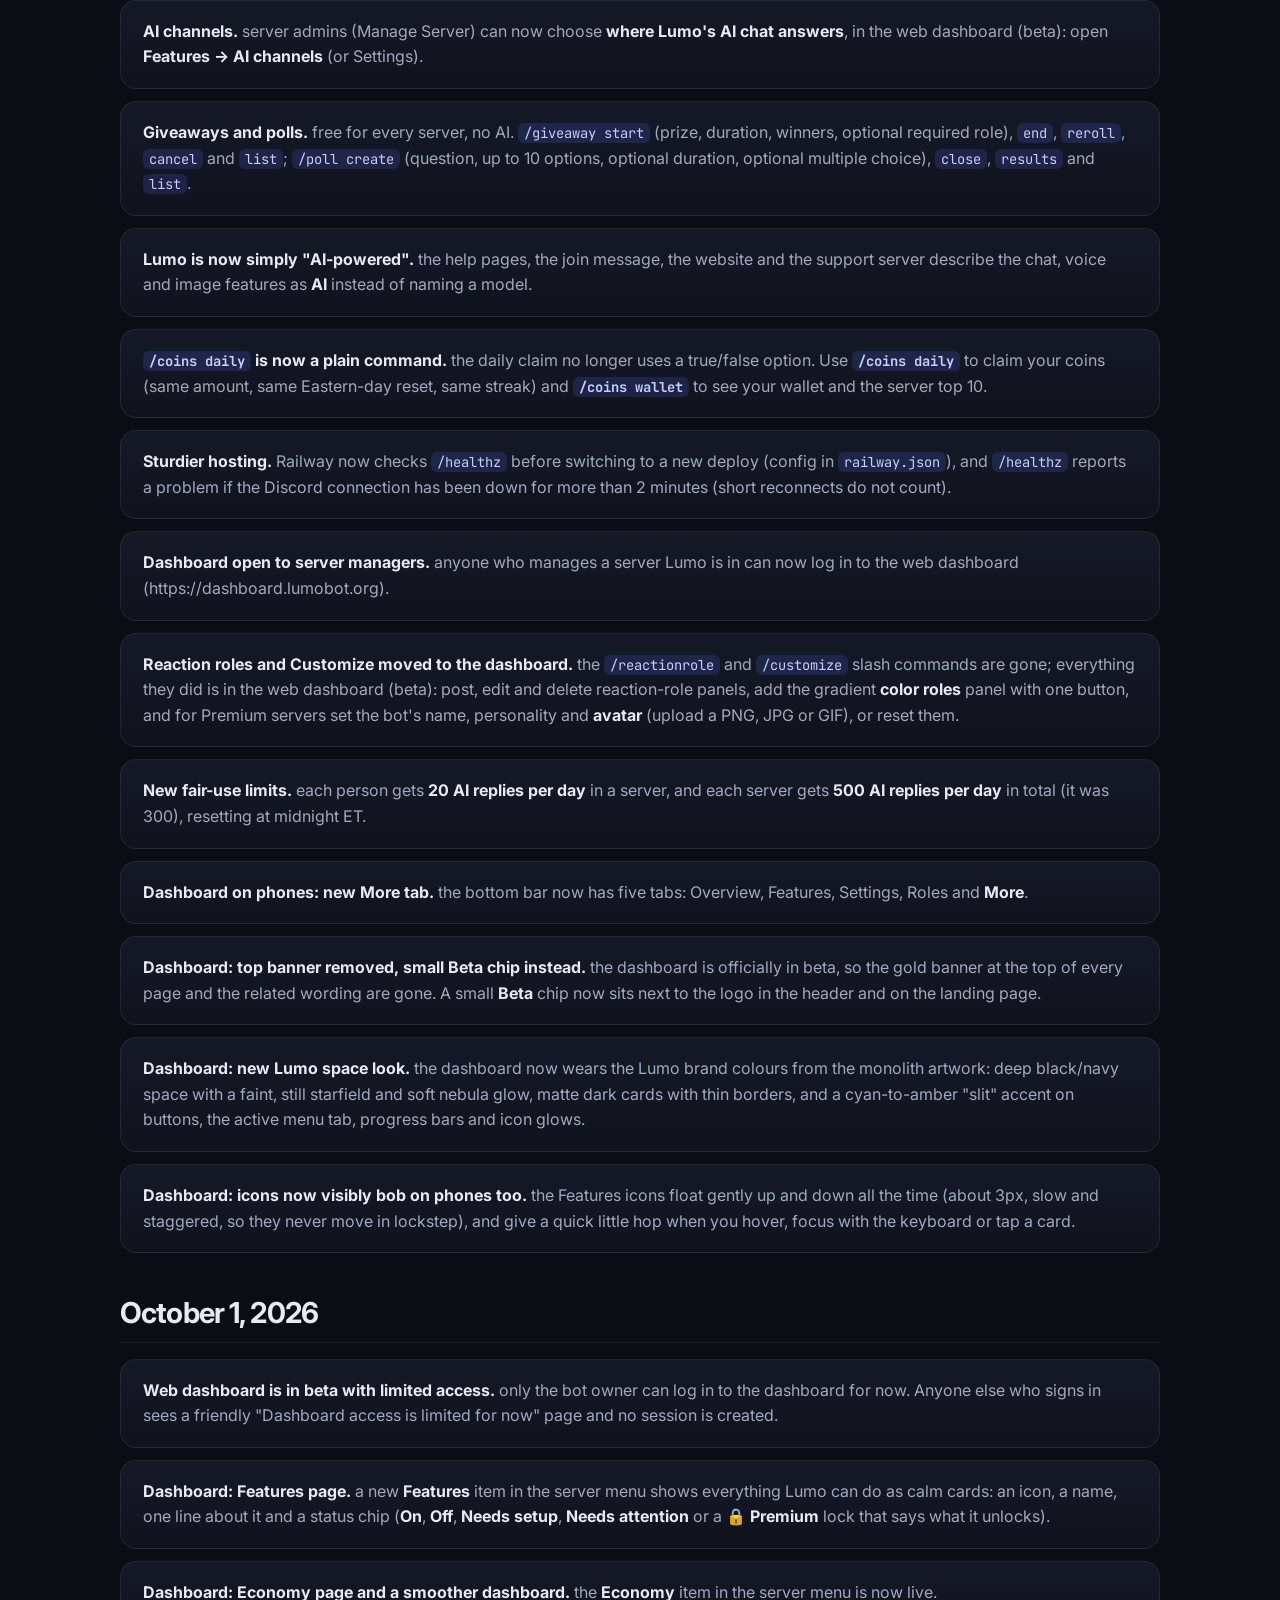
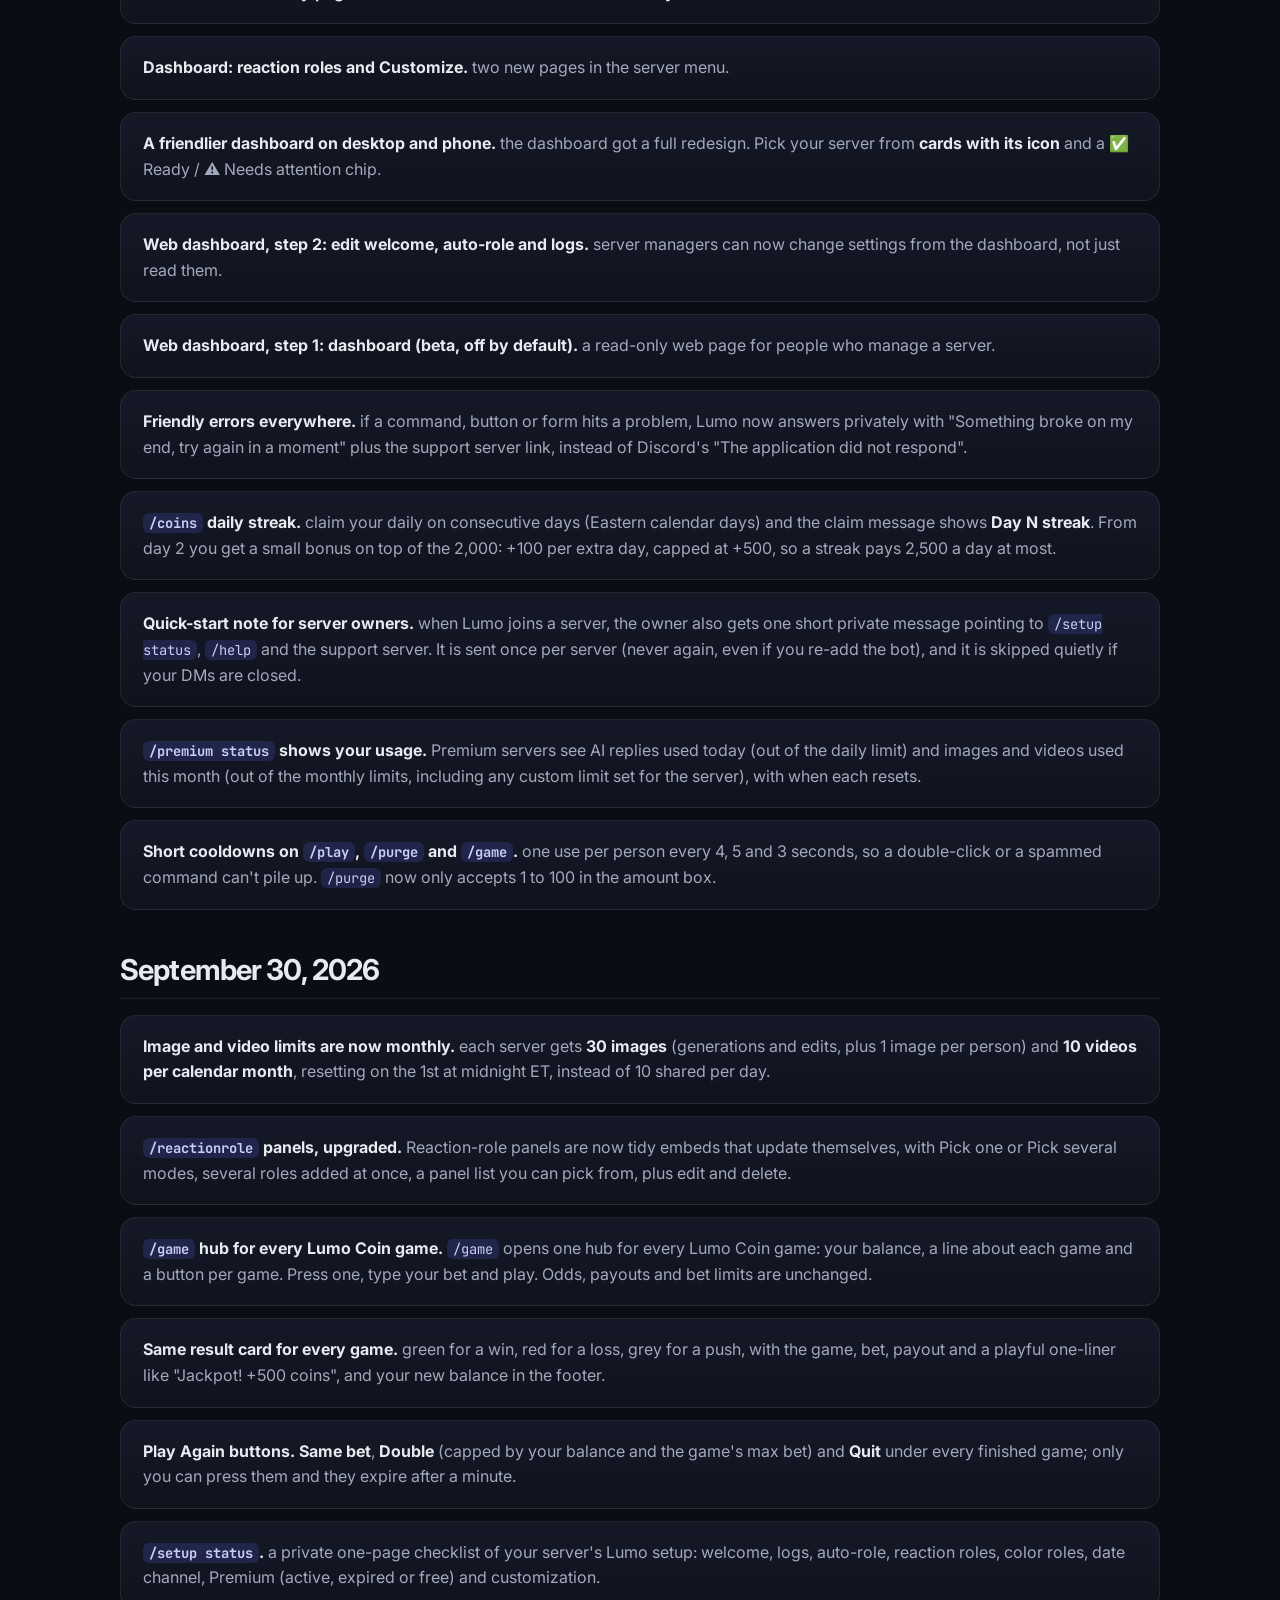
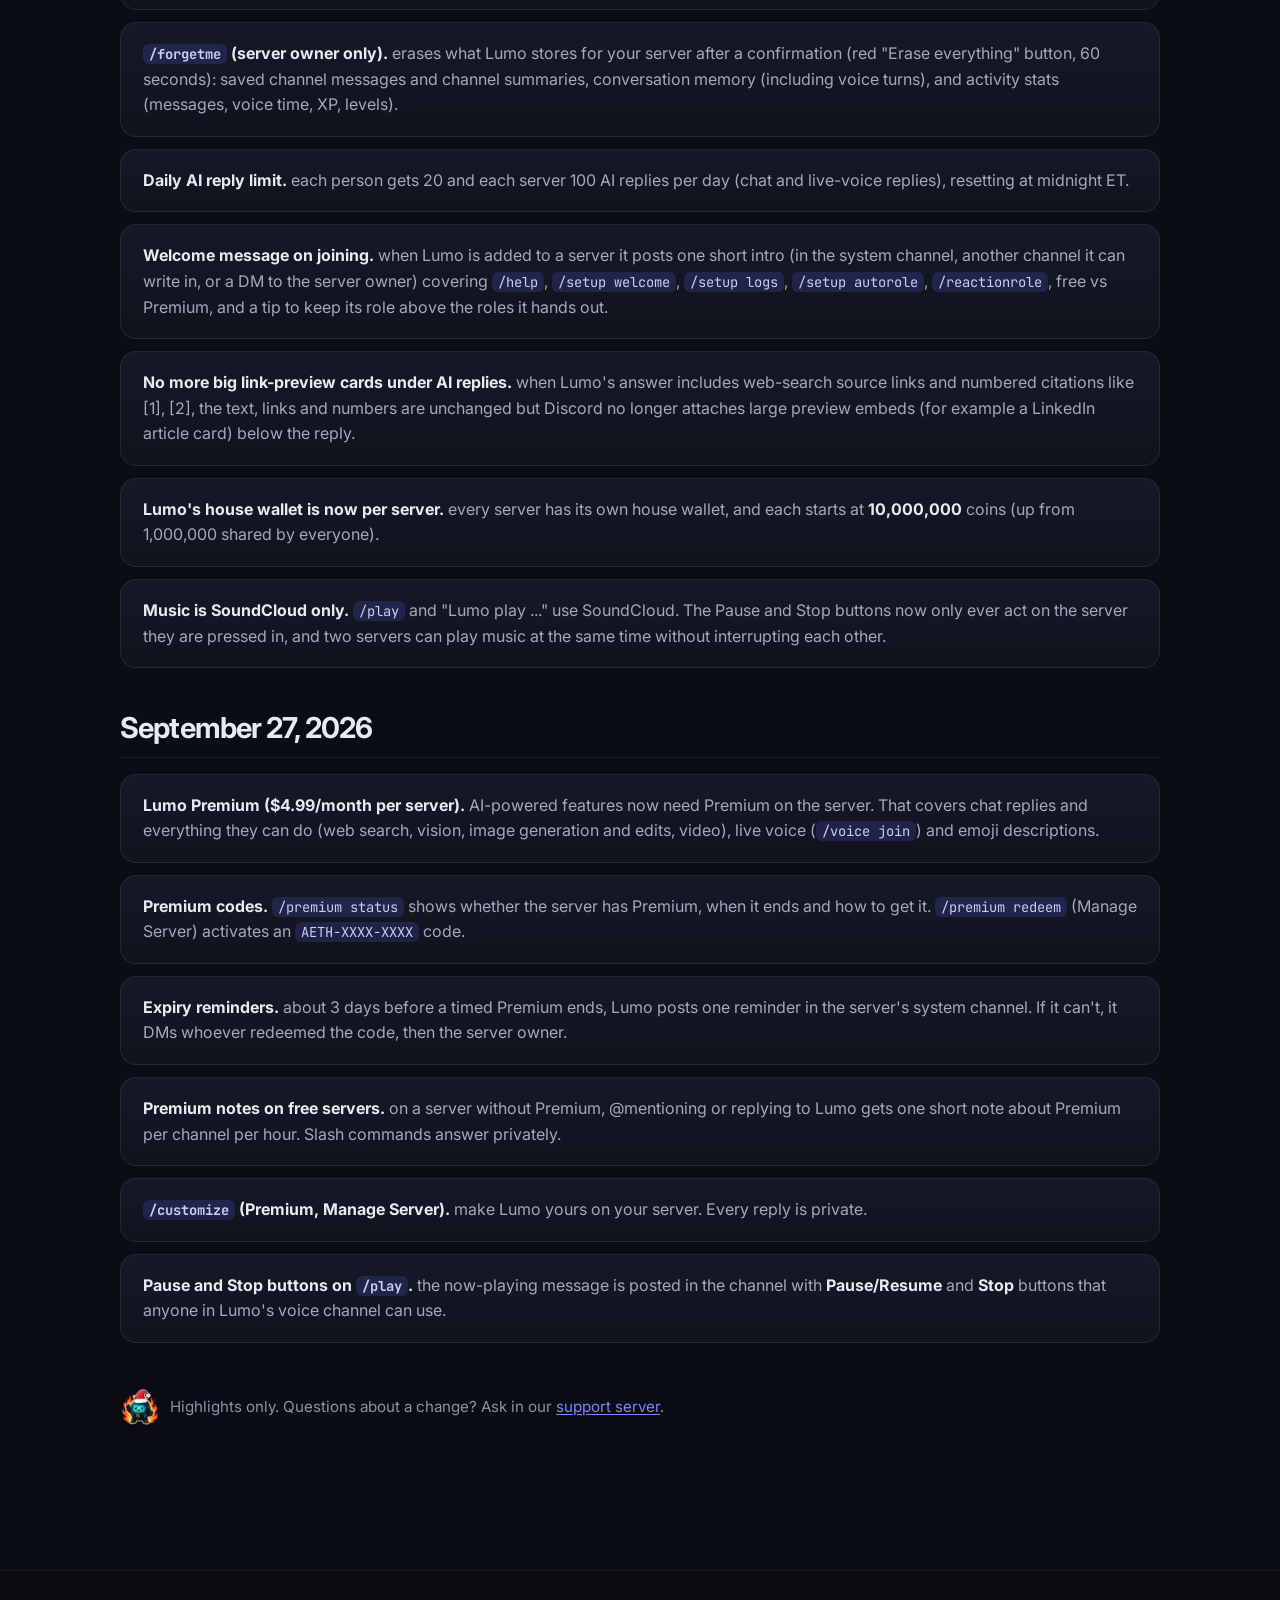
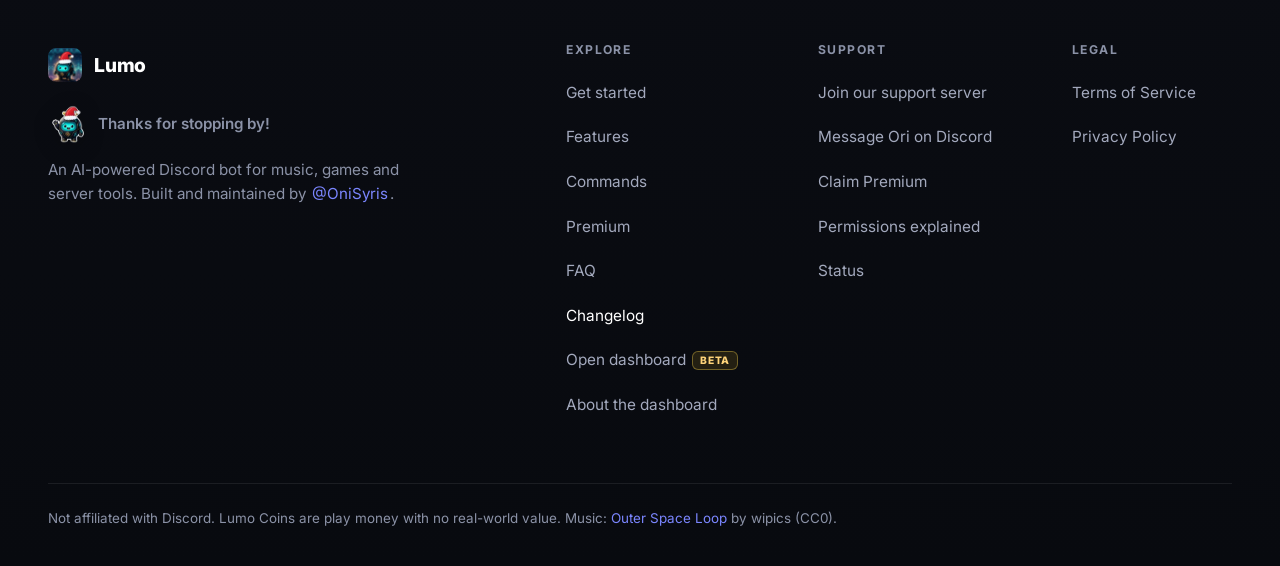
<file: changelog.html>
<!DOCTYPE html>
<html lang="en">
<head>
  <meta charset="utf-8">
  <meta name="viewport" content="width=device-width, initial-scale=1">
  <title>Lumo changelog: what&#x27;s new</title>
  <meta name="description" content="What&#x27;s new in Lumo: new commands, games, Premium features, limits and fixes, newest first. Highlights only.">
  <meta name="theme-color" content="#0b0d14">
  <meta name="color-scheme" content="dark">
  <link rel="canonical" href="https://lumobot.org/changelog.html">
  <meta property="og:site_name" content="Lumo AI">
  <meta property="og:type" content="website">
  <meta property="og:url" content="https://lumobot.org/changelog.html">
  <meta property="og:title" content="Lumo changelog">
  <meta property="og:description" content="New commands, games, Premium features and fixes, newest first.">
  <meta property="og:image" content="https://lumobot.org/og-image.png">
  <meta property="og:image:width" content="1200">
  <meta property="og:image:height" content="630">
  <meta property="og:image:alt" content="Lumo: the robot mascot waving beside the Lumo name and the tagline AI-powered all-in-one Discord bot">
  <meta name="twitter:card" content="summary_large_image">
  <meta name="twitter:title" content="Lumo changelog">
  <meta name="twitter:description" content="New commands, games, Premium features and fixes, newest first.">
  <meta name="twitter:image" content="https://lumobot.org/og-image.png">
  <meta name="twitter:image:alt" content="Lumo: the robot mascot waving beside the Lumo name and the tagline AI-powered all-in-one Discord bot">
  <link rel="icon" href="favicon.ico" sizes="any">
  <link rel="icon" type="image/png" sizes="32x32" href="favicon-32x32.png">
  <link rel="icon" type="image/png" sizes="16x16" href="favicon-16x16.png">
  <link rel="apple-touch-icon" sizes="180x180" href="apple-touch-icon.png">
  <link rel="manifest" href="site.webmanifest">
  <link rel="preconnect" href="https://fonts.googleapis.com">
  <link rel="preconnect" href="https://fonts.gstatic.com" crossorigin>
  <link href="https://fonts.googleapis.com/css2?family=Inter:wght@400;500;600;700;800&family=JetBrains+Mono:wght@500&display=swap" rel="stylesheet">
  <link rel="stylesheet" href="styles.css?v=6504800a8f">
  <script>(function(d){var s="dark";try{s=localStorage.getItem("aeth-theme")||s}catch(e){}if(s!="light"&&s!="auto")s="dark";var h=d.documentElement;h.classList.add("js");h.setAttribute("data-theme-pref",s);h.setAttribute("data-theme",s=="auto"?(matchMedia("(prefers-color-scheme: light)").matches?"light":"dark"):s)})(document)</script>
  <script src="/assets/lumo-holiday.js?v=641148b99e"></script>
</head>
<body>
  <a class="skip-link" href="#main">Skip to content</a>
  <div class="bg-orbs" aria-hidden="true"><span></span><span></span><span></span></div>

  <header class="nav" id="top">
    <div class="wrap nav-inner">
      <a class="brand" href="index.html" aria-label="Lumo home"><img src="assets/logo.webp" alt="" width="36" height="36" decoding="async"><span>Lumo</span></a>
      <nav class="nav-right" aria-label="Main">
        <div class="nav-links">
        <a href="getting-started.html">Get started</a>
        <a href="features.html">Features</a>
        <a href="commands.html">Commands</a>
        <a href="premium.html">Premium</a>
        <a href="faq.html">FAQ</a>
        <a href="dashboard.html">Dashboard <span class="beta-chip">Beta</span></a>
        </div>
        <div class="theme-pop"><button type="button" class="theme-btn" data-theme-menu aria-haspopup="true" aria-expanded="false" aria-controls="theme-menu" aria-label="Appearance and seasonal theme" title="Appearance"><svg class="ti ti-dark" viewBox="0 0 24 24" aria-hidden="true" focusable="false" fill="none" stroke="currentColor" stroke-width="2" stroke-linecap="round" stroke-linejoin="round"><path d="M20 14.5A8 8 0 0 1 9.5 4a8 8 0 1 0 10.5 10.5Z"/></svg><svg class="ti ti-light" viewBox="0 0 24 24" aria-hidden="true" focusable="false" fill="none" stroke="currentColor" stroke-width="2" stroke-linecap="round" stroke-linejoin="round"><circle cx="12" cy="12" r="4"/><path d="M12 2v2M12 20v2M4.9 4.9l1.4 1.4M17.7 17.7l1.4 1.4M2 12h2M20 12h2M4.9 19.1l1.4-1.4M17.7 6.3l1.4-1.4"/></svg><svg class="ti ti-auto" viewBox="0 0 24 24" aria-hidden="true" focusable="false" fill="none" stroke="currentColor" stroke-width="2" stroke-linecap="round" stroke-linejoin="round"><circle cx="12" cy="12" r="9"/><path d="M12 3a9 9 0 0 1 0 18Z" fill="currentColor"/></svg></button><div class="theme-menu" id="theme-menu" hidden><div class="theme-seg-wrap"><span>Appearance</span><div class="theme-seg" role="group" aria-label="Color theme"><button type="button" class="seg-b" data-theme-set="dark" aria-pressed="false"><svg class="ti ti-dark" viewBox="0 0 24 24" aria-hidden="true" focusable="false" fill="none" stroke="currentColor" stroke-width="2" stroke-linecap="round" stroke-linejoin="round"><path d="M20 14.5A8 8 0 0 1 9.5 4a8 8 0 1 0 10.5 10.5Z"/></svg><span>Dark</span></button><button type="button" class="seg-b" data-theme-set="light" aria-pressed="false"><svg class="ti ti-light" viewBox="0 0 24 24" aria-hidden="true" focusable="false" fill="none" stroke="currentColor" stroke-width="2" stroke-linecap="round" stroke-linejoin="round"><circle cx="12" cy="12" r="4"/><path d="M12 2v2M12 20v2M4.9 4.9l1.4 1.4M17.7 17.7l1.4 1.4M2 12h2M20 12h2M4.9 19.1l1.4-1.4M17.7 6.3l1.4-1.4"/></svg><span>Light</span></button><button type="button" class="seg-b" data-theme-set="auto" aria-pressed="false"><svg class="ti ti-auto" viewBox="0 0 24 24" aria-hidden="true" focusable="false" fill="none" stroke="currentColor" stroke-width="2" stroke-linecap="round" stroke-linejoin="round"><circle cx="12" cy="12" r="9"/><path d="M12 3a9 9 0 0 1 0 18Z" fill="currentColor"/></svg><span>Auto</span></button></div></div><div class="theme-seg-wrap"><span>Seasonal <small data-holiday-now></small></span><div class="hol-grid" role="group" aria-label="Seasonal theme"><button type="button" class="hol-b hol-auto" data-holiday-set="auto" aria-pressed="false"><svg class="hi" viewBox="0 0 24 24" aria-hidden="true" focusable="false" fill="none" stroke="currentColor" stroke-width="2" stroke-linecap="round" stroke-linejoin="round"><rect x="3.5" y="5" width="17" height="15" rx="2.5"/><path d="M3.5 10h17M8 3v4M16 3v4"/></svg><span>Auto</span></button><button type="button" class="hol-b hol-off" data-holiday-set="off" aria-pressed="false"><svg class="hi" viewBox="0 0 24 24" aria-hidden="true" focusable="false" fill="none" stroke="currentColor" stroke-width="2" stroke-linecap="round" stroke-linejoin="round"><circle cx="12" cy="12" r="8.5"/><path d="M6 18 18 6"/></svg><span>Off</span></button><button type="button" class="hol-b hol-halloween" data-holiday-set="halloween" aria-pressed="false"><span class="he" aria-hidden="true">🎃</span><span>Halloween</span></button><button type="button" class="hol-b hol-thanksgiving" data-holiday-set="thanksgiving" aria-pressed="false"><span class="he" aria-hidden="true">🦃</span><span>Thanksgiving</span></button><button type="button" class="hol-b hol-christmas" data-holiday-set="christmas" aria-pressed="false"><span class="he" aria-hidden="true">🎄</span><span>Christmas</span></button></div></div></div></div>
        <a class="btn btn-ghost btn-sm nav-dash" href="https://dashboard.lumobot.org" target="_blank" rel="noopener">Open dashboard <span class="beta-chip">Beta</span></a>
        <a class="btn btn-primary btn-sm nav-add" href="https://discord.com/oauth2/authorize?client_id=1545140271073722378&amp;permissions=309576723664&amp;scope=bot+applications.commands" target="_blank" rel="noopener">Add to Discord</a>
        <details class="nav-menu">
          <summary aria-label="Menu"><span class="bars" aria-hidden="true"></span></summary>
          <div class="nav-panel">
          <a href="getting-started.html">Get started</a>
          <a href="features.html">Features</a>
          <a href="commands.html">Commands</a>
          <a href="premium.html">Premium</a>
          <a href="faq.html">FAQ</a>
          <a href="dashboard.html">About the dashboard <span class="beta-chip">Beta</span></a>
          <a class="btn btn-ghost nav-panel-dash" href="https://dashboard.lumobot.org" target="_blank" rel="noopener">Open dashboard <span class="beta-chip">Beta</span></a>
            <a class="btn btn-primary nav-panel-add" href="https://discord.com/oauth2/authorize?client_id=1545140271073722378&amp;permissions=309576723664&amp;scope=bot+applications.commands" target="_blank" rel="noopener">Add to Discord</a>
            <div class="theme-seg-wrap"><span>Appearance</span><div class="theme-seg" role="group" aria-label="Color theme"><button type="button" class="seg-b" data-theme-set="dark" aria-pressed="false"><svg class="ti ti-dark" viewBox="0 0 24 24" aria-hidden="true" focusable="false" fill="none" stroke="currentColor" stroke-width="2" stroke-linecap="round" stroke-linejoin="round"><path d="M20 14.5A8 8 0 0 1 9.5 4a8 8 0 1 0 10.5 10.5Z"/></svg><span>Dark</span></button><button type="button" class="seg-b" data-theme-set="light" aria-pressed="false"><svg class="ti ti-light" viewBox="0 0 24 24" aria-hidden="true" focusable="false" fill="none" stroke="currentColor" stroke-width="2" stroke-linecap="round" stroke-linejoin="round"><circle cx="12" cy="12" r="4"/><path d="M12 2v2M12 20v2M4.9 4.9l1.4 1.4M17.7 17.7l1.4 1.4M2 12h2M20 12h2M4.9 19.1l1.4-1.4M17.7 6.3l1.4-1.4"/></svg><span>Light</span></button><button type="button" class="seg-b" data-theme-set="auto" aria-pressed="false"><svg class="ti ti-auto" viewBox="0 0 24 24" aria-hidden="true" focusable="false" fill="none" stroke="currentColor" stroke-width="2" stroke-linecap="round" stroke-linejoin="round"><circle cx="12" cy="12" r="9"/><path d="M12 3a9 9 0 0 1 0 18Z" fill="currentColor"/></svg><span>Auto</span></button></div></div><div class="theme-seg-wrap"><span>Seasonal <small data-holiday-now></small></span><div class="hol-grid" role="group" aria-label="Seasonal theme"><button type="button" class="hol-b hol-auto" data-holiday-set="auto" aria-pressed="false"><svg class="hi" viewBox="0 0 24 24" aria-hidden="true" focusable="false" fill="none" stroke="currentColor" stroke-width="2" stroke-linecap="round" stroke-linejoin="round"><rect x="3.5" y="5" width="17" height="15" rx="2.5"/><path d="M3.5 10h17M8 3v4M16 3v4"/></svg><span>Auto</span></button><button type="button" class="hol-b hol-off" data-holiday-set="off" aria-pressed="false"><svg class="hi" viewBox="0 0 24 24" aria-hidden="true" focusable="false" fill="none" stroke="currentColor" stroke-width="2" stroke-linecap="round" stroke-linejoin="round"><circle cx="12" cy="12" r="8.5"/><path d="M6 18 18 6"/></svg><span>Off</span></button><button type="button" class="hol-b hol-halloween" data-holiday-set="halloween" aria-pressed="false"><span class="he" aria-hidden="true">🎃</span><span>Halloween</span></button><button type="button" class="hol-b hol-thanksgiving" data-holiday-set="thanksgiving" aria-pressed="false"><span class="he" aria-hidden="true">🦃</span><span>Thanksgiving</span></button><button type="button" class="hol-b hol-christmas" data-holiday-set="christmas" aria-pressed="false"><span class="he" aria-hidden="true">🎄</span><span>Christmas</span></button></div></div>
          </div>
        </details>
      </nav>
    </div>
  </header>

  <main id="main">
    <header class="page-hero">
      <div class="wrap page-hero-inner">
        <img class="hero-pose" src="assets/robot/celebrating-256.webp" alt="Lumo the robot celebrating with confetti" width="112" height="112" fetchpriority="high" decoding="async">
        <span class="kicker">Changelog</span>
        <h1>What's <span class="grad">new</span></h1>
        <p class="lead">Highlights of what changed, newest first.</p>
      </div>
    </header>

    <section class="section section-tight" id="updates">
      <div class="wrap wrap-mid">
<section class="cl-day reveal" id="d2026-10-08"><h2><time datetime="2026-10-08">October 8, 2026</time></h2><ul class="cl-list"><li><strong>Levels.</strong> One level per member in every server: chat and voice time earn XP, with a new <code>/rank</code> card and a Levels option on <code>/top</code>. It is the same level <code>/profile</code> and the Level Up badge already showed, now one system, and everyone kept their level. Level-up messages and level roles are off by default: a server manager turns them on from the new Level-up messages &amp; roles card in the web dashboard (beta).</li><li><strong>Welcome messages only where they were set up.</strong> Setting the welcome channel in one server could make Lumo start welcoming new members in other servers that have a #welcome channel, until the next restart. Each server&#x27;s welcome channel now only affects that server.</li><li><strong>Message counts and XP agree.</strong> Discord&#x27;s system notices (someone joined, boosted or pinned a message) no longer count as messages on <code>/profile</code> and <code>/top</code>, the same as for XP, and posts in the Void bait channel no longer count or earn XP.</li><li><strong>Premium codes start with LUMO-.</strong> New Premium codes look like <code>LUMO-XXXX-XXXX</code>. Codes handed out before today (<code>AETH-XXXX-XXXX</code>) keep working exactly as before with <code>/premium redeem</code>.</li></ul></section>
<section class="cl-day reveal" id="d2026-10-07"><h2><time datetime="2026-10-07">October 7, 2026</time></h2><ul class="cl-list"><li><strong>Buy Premium on Ko-fi, no waiting.</strong> Lumo Premium ($4.99/month per server) is now a membership on Ko-fi and turns on by itself: after paying, a server Administrator runs the new <code>/premium claim</code> with the email you paid with, and every renewal extends the same server automatically. If you cancel, Premium stays until the end of the month you paid for.</li><li><strong>Badges on <code>/profile</code>.</strong> Members can now collect <strong>14 badges</strong>, free in every server. <code>/profile</code> shows your top six and how many you have, and the new <strong>Badges</strong> button lists them all: what you've earned and, for the rest, how to earn them with a progress bar. Chat, voice, level, streak and Veteran badges count in each server on its own; coin, game, Premium and Pioneer badges follow you everywhere. Three are hidden until you find them. Badges are permanent, and Pioneer is only for wallets started before January 1, 2027.</li><li><strong>Live numbers on the website.</strong> The home page now shows how many servers Lumo is in and how many members those servers have, and keeps it up to date while the page is open. Only those two totals are shared.</li><li><strong>Lumo Coins.</strong> The play-money currency is now called <strong>Lumo Coins</strong>. Balances, streaks and game stats are unchanged.</li><li><strong>New name: Lumo.</strong> The bot has a new name, <strong>Lumo</strong> (formerly Aetherion), with the same robot mascot, commands, settings and data. Nothing needs to be set up again: every server's settings, coins, giveaways, polls, reaction roles and logs carry over. Old buttons keep working.</li></ul></section>
<section class="cl-day reveal" id="d2026-10-05"><h2><time datetime="2026-10-05">October 5, 2026</time></h2><ul class="cl-list"><li><strong>Void bait channel.</strong> Administrators can run <code>/setup void</code> to make a <code>#void</code> channel, or point it at one they already have. A post from anyone who is not an admin or Manage Server is deleted and logged. It starts as log only. The same command can turn on a timeout, a kick, or a softban, or turn Void off. It shows on <code>/setup status</code> and in the web dashboard.</li><li><strong>12 more robot poses.</strong> Lumo's robot emoji set grows from 24 to <strong>36</strong> poses (faceplant, popcorn, coffee, box, vibe, ohno, flex, peek, typing, lava, spin, yeet, plus the original 24).</li><li><strong>Robot emojis survive restarts.</strong> Lumo's robot emojis in messages it already sent no longer turn into plain <code>:aeth_…:</code> text after the bot restarts or updates. The emojis are now only replaced when their picture actually changes, so older replies, cards and panels keep showing the robot.</li><li><strong>Quicker everyday chat replies.</strong> Simple chat messages now get an answer sooner. Questions that need more care, like images, code, math and current events, get the same careful treatment as before.</li></ul></section>
<section class="cl-day reveal" id="d2026-10-04"><h2><time datetime="2026-10-04">October 4, 2026</time></h2><ul class="cl-list"><li><strong>Robot mascot in replies.</strong> Lumo's new robot now shows up as a small emoji in its replies, in every server (they are the bot's own emojis, so servers don't need to add anything): waving on the <code>/help</code> overview, playing on the <code>/game</code> hub, wearing shades on <code>/profile</code>, with headphones on the music <strong>Now playing</strong> card, cheering on giveaways, with a light bulb on the free-tier <code>/premium status</code>, happy with coins on <code>/coins daily</code> and on game wins (a trophy for a big win of 3x your bet or more), in tears on a loss, a thumbs-up when <code>/purge</code> or <code>/forgetme</code> is done, a nervous face when you can't use something (admins only, someone else's game, missing permissions) and a confused or sad face on errors.</li><li><strong>Profile banner and bio for Lumo.</strong> Premium servers can now give Lumo its own <strong>profile banner</strong> and <strong>bio</strong> ("About me") in their server, next to the name, personality and avatar.</li><li><strong>New robot mascot in the dashboard.</strong> the web dashboard (beta) has a new look for its logo: the little black-and-gold robot replaces the old crystal. It is in the header, the browser tab icon and the phone home-screen icon, and says hello on the start page.</li><li><strong>Faster status changes.</strong> Lumo's custom status bubble now changes every <strong>25 seconds</strong> (it was every 90 seconds).</li><li><strong>New status lines.</strong> the custom-status cycle now shows 25 fresh lines about what Lumo can do (like "Type /help to get started", "Try /game for a quick round" and "Reaction roles made easy") mixed with a few space-themed ones.</li><li><strong>Gradient note on the Color roles card.</strong> the web dashboard's Color roles card now says it is a ready-made set of 12 gradient name colors, and that Discord only draws the gradient on a server that has unlocked <strong>Enhanced Role Styles</strong> (a perk unlocked with 3 Server Boosts, separate from the Boost level); without it the roles still work and show the first color of each gradient.</li><li><strong>Bigger casino house wallet.</strong> Lumo's house wallet in every server now starts at <strong>100,000,000</strong> Lumo Coins (it was 10,000,000), so big wins never run it dry.</li><li><strong>Coin Toss glow-up.</strong> the coin toss in <code>/game</code> has a new shiny gold Lumo coin with a different Heads and Tails face, a metal edge and a soft shadow.</li><li><strong>Emoji picker for reaction roles.</strong> every role row in the web dashboard (beta) reaction role form (<strong>Create a panel</strong> and a panel's edit page) now has a small smiley button next to the emoji box.</li><li><strong>Streak on the activity card.</strong> the activity card in <code>/profile</code> now has a <strong>Streak</strong> panel instead of Top channels: a flame and the number of days in a row you have sent a message (Eastern Time), your best streak, and a small bar chart of your messages for the last 7 days.</li><li><strong>Easier reaction role panels.</strong> the <strong>Create a panel</strong> form in the web dashboard (beta) is clearer.</li><li><strong>Date channel time zone.</strong> each server can now choose the <strong>time zone</strong> of its date channel. In the web dashboard (beta) open <strong>Settings → Date channel</strong>, tap the box, type a city or region (for example <code>Europe/Paris</code> or <code>Asia/Tokyo</code>) and pick one from the list.</li><li><strong>Reaction role form no longer overflows on wide-but-cramped screens.</strong> on a phone in "desktop site" mode (and on narrow desktop windows) the form column was squeezed, so the Message box and the "Pick several" card stuck out past their cards.</li><li><strong>Coin Toss Play Again.</strong> <strong>Same bet</strong> and <strong>Double</strong> after a coin toss now take you back to the Heads / Tails buttons with the new bet already set, so you choose a side every time instead of Lumo repeating your last call.</li><li><strong>Role rows line up in the dashboard.</strong> in the reaction role form the "Gives this role" label no longer wraps into three lines and its dropdown no longer shrinks to a tiny box that spills out of the card.</li><li><strong>No dashboard link on empty reaction role panels.</strong> a reaction role panel with no roles yet now says "No roles yet. An admin adds them in the web dashboard (beta)." without the web address, in Discord and in the dashboard's live preview.</li><li><strong>Reaction roles in the dashboard use standard emoji only.</strong> server (custom) emoji do not work in the web dashboard's reaction role form, so the "or server emoji" hint and the server-emoji suggestion list are gone.</li><li><strong>Smoother games.</strong> a pass over every <code>/game</code> game. Poker, Blackjack, Coin Toss, Higher or Lower and Connect Four now draw their table pictures several times faster (the bot no longer pauses for a moment on every move).</li><li><strong><code>/play</code> and <code>/voice</code> only show up in servers.</strong> like the other server commands, they no longer appear in direct messages, where they could not work anyway.</li><li><strong>Videos are 3 seconds.</strong> every video Lumo makes is now <strong>3 seconds</strong> long (it was up to 8). It still counts as one of the monthly image and video generations.</li><li><strong>Giveaway, poll and Premium-redeem commands are for Administrators.</strong> <code>/giveaway</code> and <code>/poll</code> (every subcommand, including <code>list</code> and <code>results</code>) and <code>/premium redeem</code> now need the <strong>Administrator</strong> permission instead of Manage Server.</li><li><strong>One monthly limit for images and videos.</strong> images, image edits and videos now share one pool: each server gets <strong>15 image and video generations per month</strong> in total, and each person can make <strong>2 per month</strong> in a server (it was 30 images and 10 videos per server, and 1 image per person).</li><li><strong>New AI reply limit.</strong> each server now gets <strong>100 AI replies per day</strong> (it was 500). Each person still gets 20 per day, resetting at midnight ET.</li></ul></section>
<section class="cl-day reveal" id="d2026-10-03"><h2><time datetime="2026-10-03">October 3, 2026</time></h2><ul class="cl-list"><li><strong>Welcome cards.</strong> New members now get a welcome card with their avatar, name and member number next to the welcome message, free in every server. In the web dashboard (beta), the new Welcome page lets managers change the card's wording and the message, preview it live, turn it off or reset it.</li><li><strong>Music queue and Skip.</strong> <code>/play</code> now adds songs to a queue (up to 25 waiting per server) instead of replacing what's playing, and the next song starts by itself. The now-playing message shows what's up next and has Pause/Resume, Skip, Stop and Queue buttons, and <code>/queue view</code>, <code>/queue remove</code> and <code>/queue clear</code> tidy the list.</li><li><strong>Light mode for the dashboard.</strong> the web dashboard (beta) now has <strong>Dark</strong> (still the default), <strong>Light</strong> and <strong>Auto</strong> (follows your device). Switch it from the <strong>Appearance</strong> picker in your profile menu (tap your avatar, top right).</li><li><strong>Safer web dashboard logins.</strong> every dashboard page and button now checks with Discord, right then, that you still manage the server if Lumo has not seen you recently.</li><li><strong>Messages starting with <code>!</code>.</strong> a normal message that starts with <code>!</code> followed by a word Lumo uses privately is no longer ignored silently. It is treated like any other message, so it can get a normal reply or be part of the conversation.</li><li><strong><code>/play</code> links checked properly.</strong> <code>/play</code> now looks at a link's real address before using it, instead of accepting any text that merely contains a music site's name. Normal SoundCloud links work as before.</li><li><strong>Security hardening before opening to everyone.</strong> reaction-role panels are now only built from messages Lumo itself posted, so nobody can fake a panel by typing one; reaction and <code>/reactionrole</code> roles can no longer be roles that have the Administrator permission (the same rule auto-role already had); <code>/play</code> only accepts real SoundCloud addresses (it used to accept any link that merely contained the word); Lumo never pings @everyone, @here or roles by accident in its replies (it can still reply to and mention people); and the activity counters behind <code>/rank</code> and the leaderboard are saved in batches instead of rewriting the whole file on every message, so large servers stay fast.</li><li><strong>A one-time setup tool is gone.</strong> the temporary tool that built Lumo's own support server (channels, roles, rules) has been removed from the bot now that the server is finished.</li><li><strong>Images and video follow Discord's and the AI provider's rules.</strong> Lumo never makes explicit sexual content (nudity, sex acts). Suggestive images (lingerie, "sexy" and similar) are made only in <strong>age-restricted channels</strong>; in other channels it declines.</li><li><strong>Friendlier by default.</strong> when someone is rude to Lumo it answers with a short, playful clap-back instead of swearing back, and it keeps its language clean unless the channel is age-restricted.</li><li><strong>Less is remembered.</strong> the short-term channel memory (first 280 characters of recent messages, kept for 3 days) is now kept only in servers with Premium, and not in channels where the AI is switched off in <strong>AI channels</strong>.</li></ul></section>
<section class="cl-day reveal" id="d2026-10-02"><h2><time datetime="2026-10-02">October 2, 2026</time></h2><ul class="cl-list"><li><strong>AI channels.</strong> server admins (Manage Server) can now choose <strong>where Lumo's AI chat answers</strong>, in the web dashboard (beta): open <strong>Features → AI channels</strong> (or Settings).</li><li><strong>Giveaways and polls.</strong> free for every server, no AI. <code>/giveaway start</code> (prize, duration, winners, optional required role), <code>end</code>, <code>reroll</code>, <code>cancel</code> and <code>list</code>; <code>/poll create</code> (question, up to 10 options, optional duration, optional multiple choice), <code>close</code>, <code>results</code> and <code>list</code>.</li><li><strong>Lumo is now simply "AI-powered".</strong> the help pages, the join message, the website and the support server describe the chat, voice and image features as <strong>AI</strong> instead of naming a model.</li><li><strong><code>/coins daily</code> is now a plain command.</strong> the daily claim no longer uses a true/false option. Use <strong><code>/coins daily</code></strong> to claim your coins (same amount, same Eastern-day reset, same streak) and <strong><code>/coins wallet</code></strong> to see your wallet and the server top 10.</li><li><strong>Sturdier hosting.</strong> Railway now checks <code>/healthz</code> before switching to a new deploy (config in <code>railway.json</code>), and <code>/healthz</code> reports a problem if the Discord connection has been down for more than 2 minutes (short reconnects do not count).</li><li><strong>Dashboard open to server managers.</strong> anyone who manages a server Lumo is in can now log in to the web dashboard (https://dashboard.lumobot.org).</li><li><strong>Reaction roles and Customize moved to the dashboard.</strong> the <code>/reactionrole</code> and <code>/customize</code> slash commands are gone; everything they did is in the web dashboard (beta): post, edit and delete reaction-role panels, add the gradient <strong>color roles</strong> panel with one button, and for Premium servers set the bot's name, personality and <strong>avatar</strong> (upload a PNG, JPG or GIF), or reset them.</li><li><strong>New fair-use limits.</strong> each person gets <strong>20 AI replies per day</strong> in a server, and each server gets <strong>500 AI replies per day</strong> in total (it was 300), resetting at midnight ET.</li><li><strong>Dashboard on phones: new More tab.</strong> the bottom bar now has five tabs: Overview, Features, Settings, Roles and <strong>More</strong>.</li><li><strong>Dashboard: top banner removed, small Beta chip instead.</strong> the dashboard is officially in beta, so the gold banner at the top of every page and the related wording are gone. A small <strong>Beta</strong> chip now sits next to the logo in the header and on the landing page.</li><li><strong>Dashboard: new Lumo space look.</strong> the dashboard now wears the Lumo brand colours from the monolith artwork: deep black/navy space with a faint, still starfield and soft nebula glow, matte dark cards with thin borders, and a cyan-to-amber "slit" accent on buttons, the active menu tab, progress bars and icon glows.</li><li><strong>Dashboard: icons now visibly bob on phones too.</strong> the Features icons float gently up and down all the time (about 3px, slow and staggered, so they never move in lockstep), and give a quick little hop when you hover, focus with the keyboard or tap a card.</li></ul></section>
<section class="cl-day reveal" id="d2026-10-01"><h2><time datetime="2026-10-01">October 1, 2026</time></h2><ul class="cl-list"><li><strong>Web dashboard is in beta with limited access.</strong> only the bot owner can log in to the dashboard for now. Anyone else who signs in sees a friendly "Dashboard access is limited for now" page and no session is created.</li><li><strong>Dashboard: Features page.</strong> a new <strong>Features</strong> item in the server menu shows everything Lumo can do as calm cards: an icon, a name, one line about it and a status chip (<strong>On</strong>, <strong>Off</strong>, <strong>Needs setup</strong>, <strong>Needs attention</strong> or a 🔒 <strong>Premium</strong> lock that says what it unlocks).</li><li><strong>Dashboard: Economy page and a smoother dashboard.</strong> the <strong>Economy</strong> item in the server menu is now live.</li><li><strong>Dashboard: reaction roles and Customize.</strong> two new pages in the server menu.</li><li><strong>A friendlier dashboard on desktop and phone.</strong> the dashboard got a full redesign. Pick your server from <strong>cards with its icon</strong> and a ✅ Ready / ⚠️ Needs attention chip.</li><li><strong>Web dashboard, step 2: edit welcome, auto-role and logs.</strong> server managers can now change settings from the dashboard, not just read them.</li><li><strong>Web dashboard, step 1: dashboard (beta, off by default).</strong> a read-only web page for people who manage a server.</li><li><strong>Friendly errors everywhere.</strong> if a command, button or form hits a problem, Lumo now answers privately with "Something broke on my end, try again in a moment" plus the support server link, instead of Discord's "The application did not respond".</li><li><strong><code>/coins</code> daily streak.</strong> claim your daily on consecutive days (Eastern calendar days) and the claim message shows <strong>Day N streak</strong>. From day 2 you get a small bonus on top of the 2,000: +100 per extra day, capped at +500, so a streak pays 2,500 a day at most.</li><li><strong>Quick-start note for server owners.</strong> when Lumo joins a server, the owner also gets one short private message pointing to <code>/setup status</code>, <code>/help</code> and the support server. It is sent once per server (never again, even if you re-add the bot), and it is skipped quietly if your DMs are closed.</li><li><strong><code>/premium status</code> shows your usage.</strong> Premium servers see AI replies used today (out of the daily limit) and images and videos used this month (out of the monthly limits, including any custom limit set for the server), with when each resets.</li><li><strong>Short cooldowns on <code>/play</code>, <code>/purge</code> and <code>/game</code>.</strong> one use per person every 4, 5 and 3 seconds, so a double-click or a spammed command can't pile up. <code>/purge</code> now only accepts 1 to 100 in the amount box.</li></ul></section>
<section class="cl-day reveal" id="d2026-09-30"><h2><time datetime="2026-09-30">September 30, 2026</time></h2><ul class="cl-list"><li><strong>Image and video limits are now monthly.</strong> each server gets <strong>30 images</strong> (generations and edits, plus 1 image per person) and <strong>10 videos per calendar month</strong>, resetting on the 1st at midnight ET, instead of 10 shared per day.</li><li><strong><code>/reactionrole</code> panels, upgraded.</strong> Reaction-role panels are now tidy embeds that update themselves, with Pick one or Pick several modes, several roles added at once, a panel list you can pick from, plus edit and delete.</li><li><strong><code>/game</code> hub for every Lumo Coin game.</strong> <code>/game</code> opens one hub for every Lumo Coin game: your balance, a line about each game and a button per game. Press one, type your bet and play. Odds, payouts and bet limits are unchanged.</li><li><strong>Same result card for every game.</strong> green for a win, red for a loss, grey for a push, with the game, bet, payout and a playful one-liner like "Jackpot! +500 coins", and your new balance in the footer.</li><li><strong>Play Again buttons.</strong> <strong>Same bet</strong>, <strong>Double</strong> (capped by your balance and the game's max bet) and <strong>Quit</strong> under every finished game; only you can press them and they expire after a minute.</li><li><strong><code>/setup status</code>.</strong> a private one-page checklist of your server's Lumo setup: welcome, logs, auto-role, reaction roles, color roles, date channel, Premium (active, expired or free) and customization.</li><li><strong><code>/forgetme</code> (server owner only).</strong> erases what Lumo stores for your server after a confirmation (red "Erase everything" button, 60 seconds): saved channel messages and channel summaries, conversation memory (including voice turns), and activity stats (messages, voice time, XP, levels).</li><li><strong>Daily AI reply limit.</strong> each person gets 20 and each server 100 AI replies per day (chat and live-voice replies), resetting at midnight ET.</li><li><strong>Welcome message on joining.</strong> when Lumo is added to a server it posts one short intro (in the system channel, another channel it can write in, or a DM to the server owner) covering <code>/help</code>, <code>/setup welcome</code>, <code>/setup logs</code>, <code>/setup autorole</code>, <code>/reactionrole</code>, free vs Premium, and a tip to keep its role above the roles it hands out.</li><li><strong>No more big link-preview cards under AI replies.</strong> when Lumo's answer includes web-search source links and numbered citations like [1], [2], the text, links and numbers are unchanged but Discord no longer attaches large preview embeds (for example a LinkedIn article card) below the reply.</li><li><strong>Lumo's house wallet is now per server.</strong> every server has its own house wallet, and each starts at <strong>10,000,000</strong> coins (up from 1,000,000 shared by everyone).</li><li><strong>Music is SoundCloud only.</strong> <code>/play</code> and "Lumo play ..." use SoundCloud. The Pause and Stop buttons now only ever act on the server they are pressed in, and two servers can play music at the same time without interrupting each other.</li></ul></section>
<section class="cl-day reveal" id="d2026-09-27"><h2><time datetime="2026-09-27">September 27, 2026</time></h2><ul class="cl-list"><li><strong>Lumo Premium ($4.99/month per server).</strong> AI-powered features now need Premium on the server. That covers chat replies and everything they can do (web search, vision, image generation and edits, video), live voice (<code>/voice join</code>) and emoji descriptions.</li><li><strong>Premium codes.</strong> <code>/premium status</code> shows whether the server has Premium, when it ends and how to get it. <code>/premium redeem</code> (Manage Server) activates an <code>AETH-XXXX-XXXX</code> code.</li><li><strong>Expiry reminders.</strong> about 3 days before a timed Premium ends, Lumo posts one reminder in the server's system channel. If it can't, it DMs whoever redeemed the code, then the server owner.</li><li><strong>Premium notes on free servers.</strong> on a server without Premium, @mentioning or replying to Lumo gets one short note about Premium per channel per hour. Slash commands answer privately.</li><li><strong><code>/customize</code> (Premium, Manage Server).</strong> make Lumo yours on your server. Every reply is private.</li><li><strong>Pause and Stop buttons on <code>/play</code>.</strong> the now-playing message is posted in the channel with <strong>Pause/Resume</strong> and <strong>Stop</strong> buttons that anyone in Lumo's voice channel can use.</li></ul></section>
        <p class="cl-note h-mini"><img class="mini-bot" src="assets/robot/fire-96.webp" alt="" width="40" height="40" loading="lazy" decoding="async"><span>Highlights only. Questions about a change? Ask in our <a href="https://discord.gg/KZjebts36C" target="_blank" rel="noopener">support server</a>.</span></p>
      </div>
    </section>
  </main>

  <footer class="footer">
    <div class="wrap footer-inner">
      <div class="footer-brand">
        <a class="brand" href="index.html"><img src="assets/logo.webp" alt="" width="34" height="34" loading="lazy" decoding="async"><span>Lumo</span></a>
        <p class="footer-wave"><img class="mini-bot" src="assets/robot/wave-96.webp" alt="" width="40" height="40" loading="lazy" decoding="async"><span>Thanks for stopping by!</span></p>
        <p>An AI-powered Discord bot for music, games and server tools. Built and maintained by <a href="https://github.com/OniSyris" target="_blank" rel="noopener">@OniSyris</a>.</p>
      </div>
      <nav class="footer-cols" aria-label="Footer">
        <div>
          <h2>Explore</h2>
          <a href="getting-started.html">Get started</a>
          <a href="features.html">Features</a>
          <a href="commands.html">Commands</a>
          <a href="premium.html">Premium</a>
          <a href="faq.html">FAQ</a>
          <a href="changelog.html" aria-current="page">Changelog</a>
          <a href="https://dashboard.lumobot.org" target="_blank" rel="noopener">Open dashboard <span class="beta-chip">Beta</span></a>
          <a href="dashboard.html">About the dashboard</a>
        </div>
        <div>
          <h2>Support</h2>
          <a href="https://discord.gg/KZjebts36C" target="_blank" rel="noopener">Join our support server</a>
          <a href="https://discord.com/users/1022200760018161684" target="_blank" rel="noopener">Message Ori on Discord</a>
          <a href="faq.html#claim">Claim Premium</a>
          <a href="faq.html#permissions">Permissions explained</a>
          <a href="status.html">Status</a>
        </div>
        <div>
          <h2>Legal</h2>
          <a href="terms.html">Terms of Service</a>
          <a href="privacy.html">Privacy Policy</a>
        </div>
      </nav>
    </div>
    <div class="wrap footer-note">Not affiliated with Discord. Lumo Coins are play money with no real-world value. Music: <a href="https://opengameart.org/content/outer-space-loop" target="_blank" rel="noopener">Outer Space Loop</a> by wipics (CC0).</div>
  </footer>

  <div class="toast" id="toast" role="status" aria-live="polite"></div>
  <script src="/assets/lumo-music.js?v=b76e843706" data-slot=".nav-right .nav-menu" data-src="/assets/audio/outer-space-loop.mp3?v=75da4f5d" data-exclude="^/dashboard/" data-volume="0.16" data-fade="2.5" defer></script>
  <script src="script.js?v=3b06cc299d" defer></script>
</body>
</html>
</file>
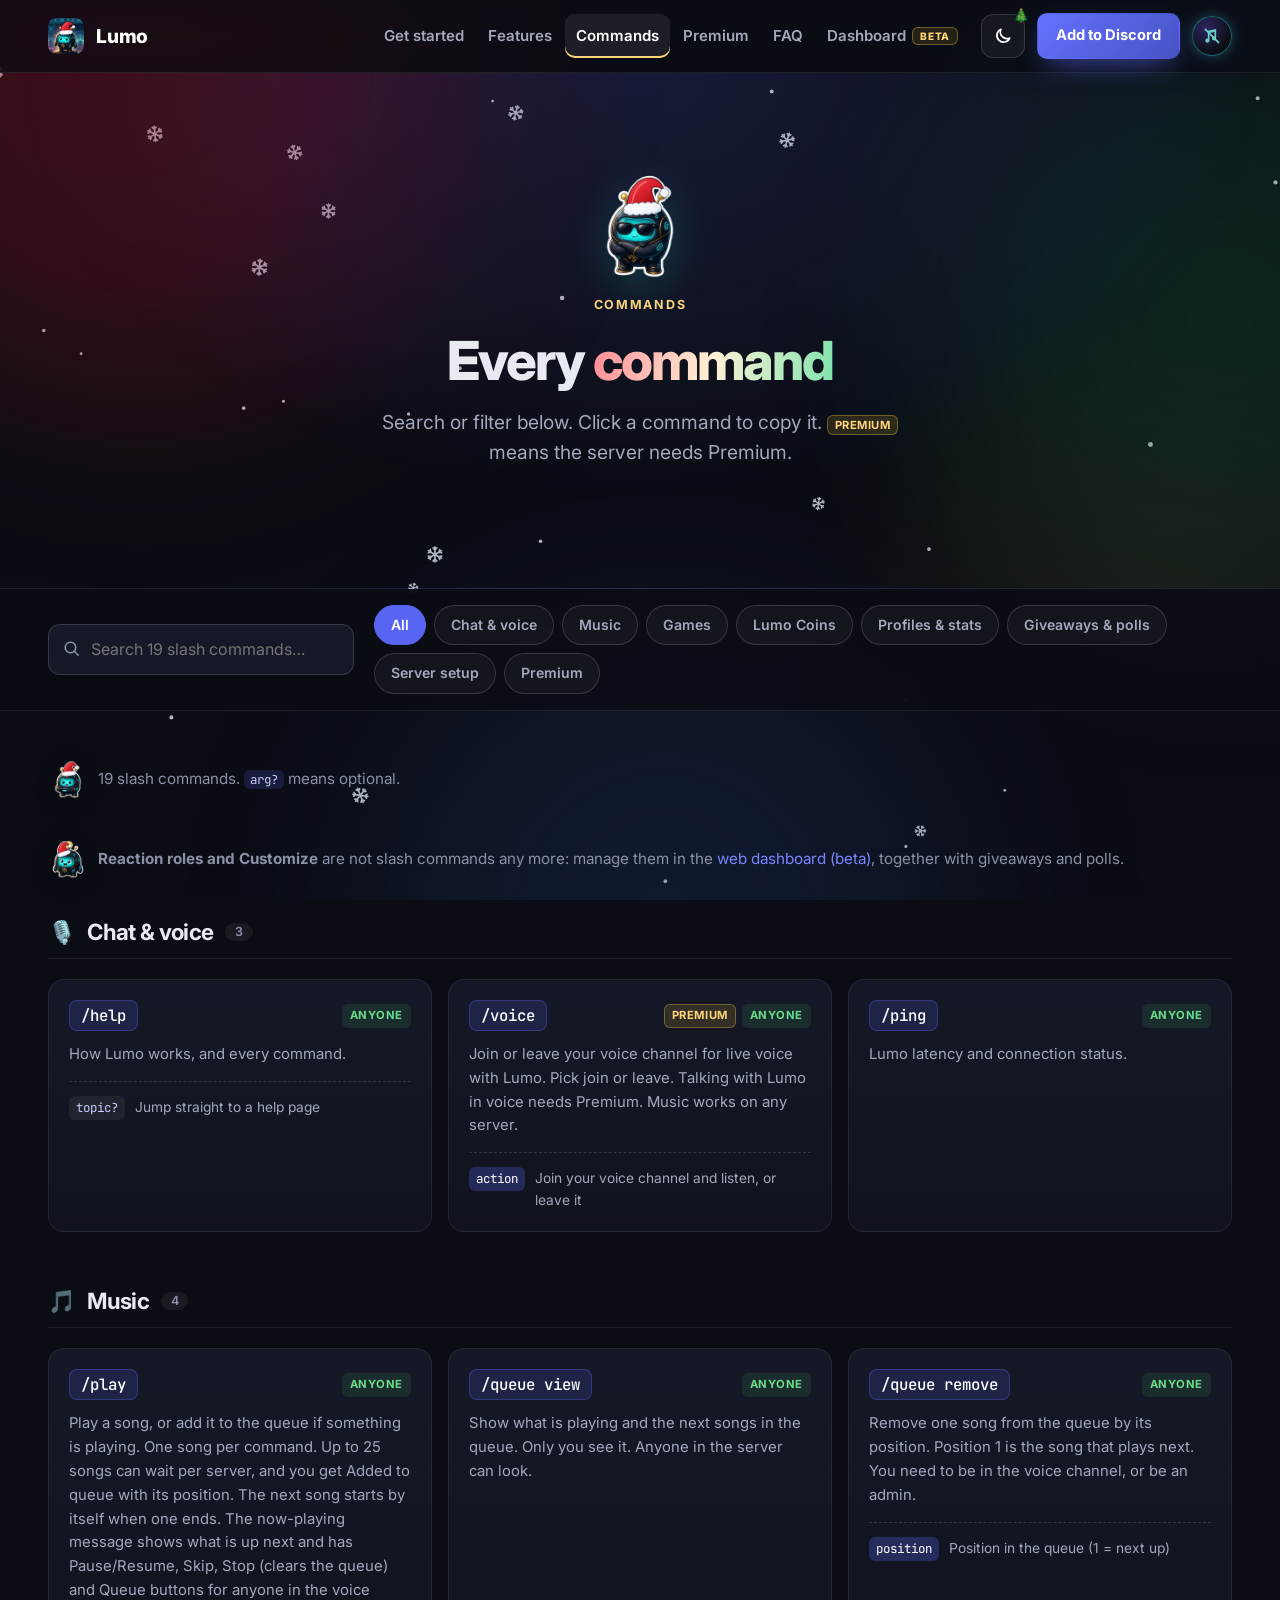
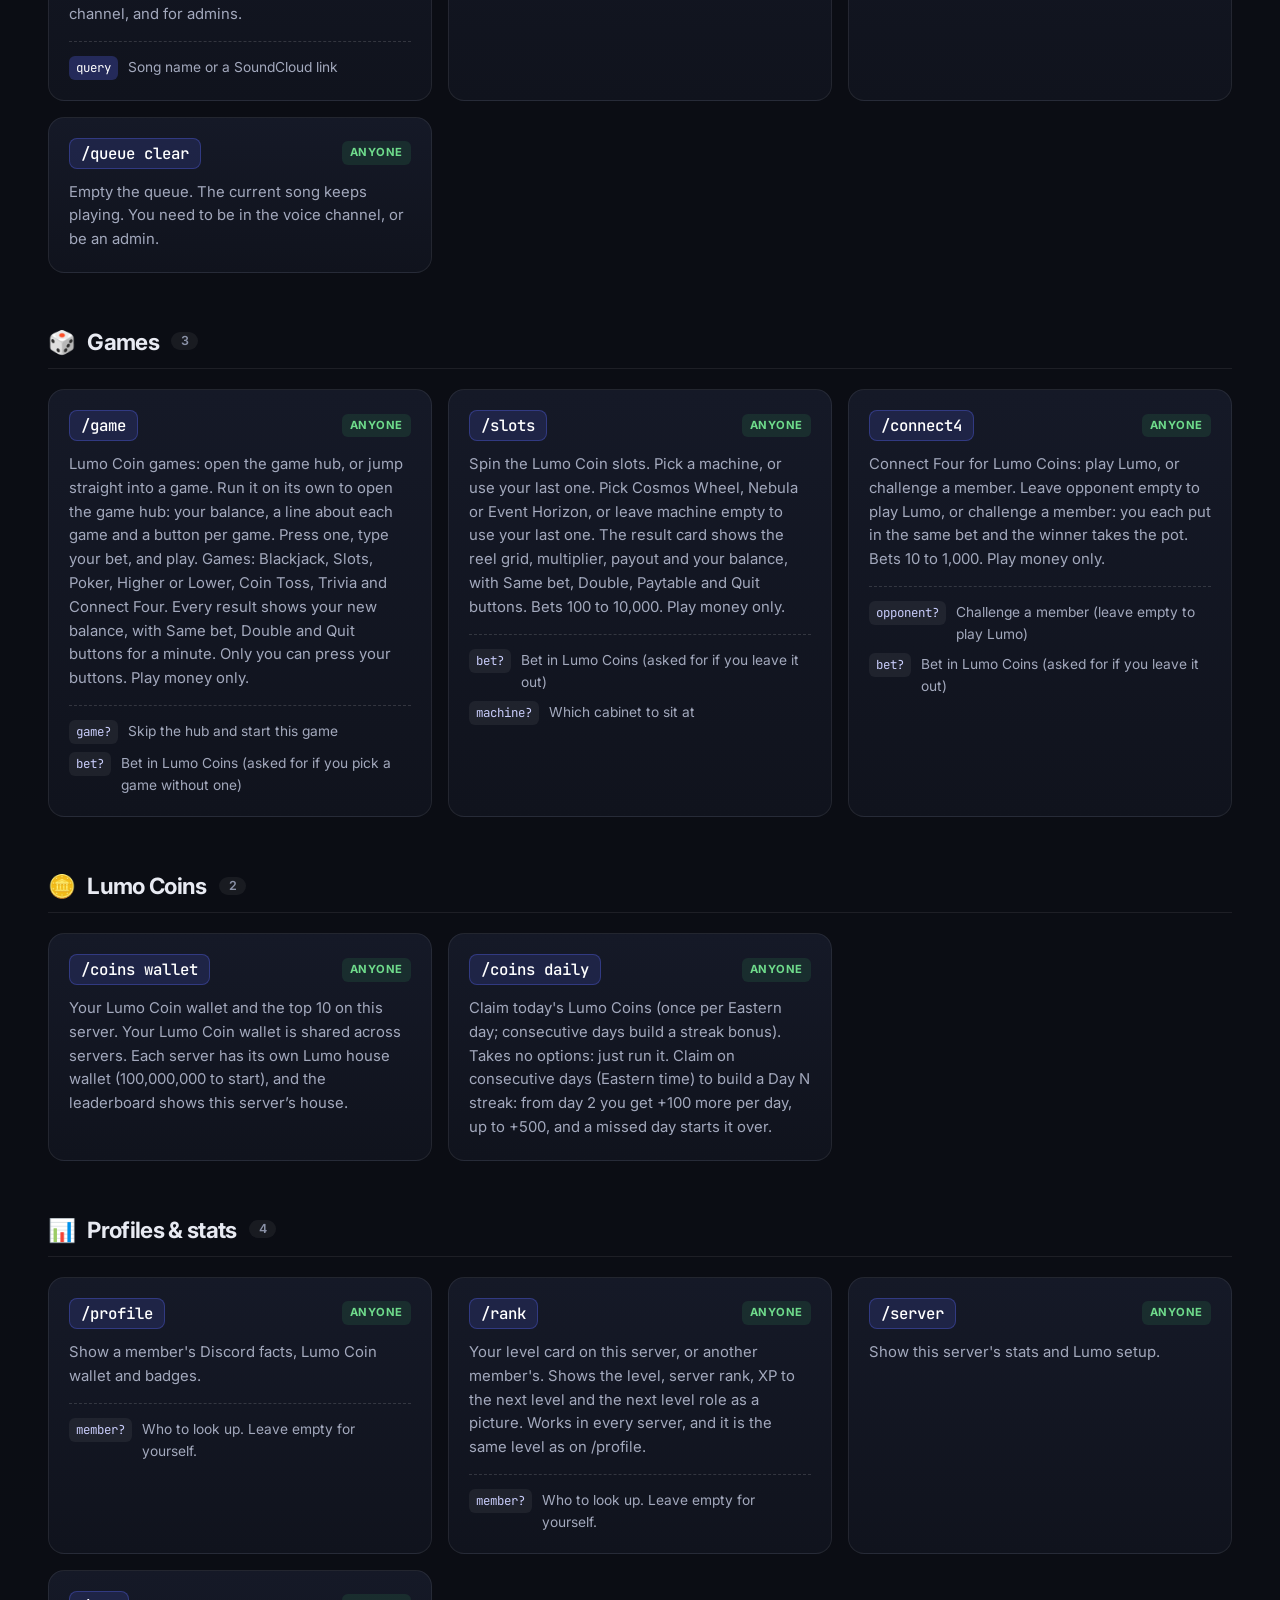
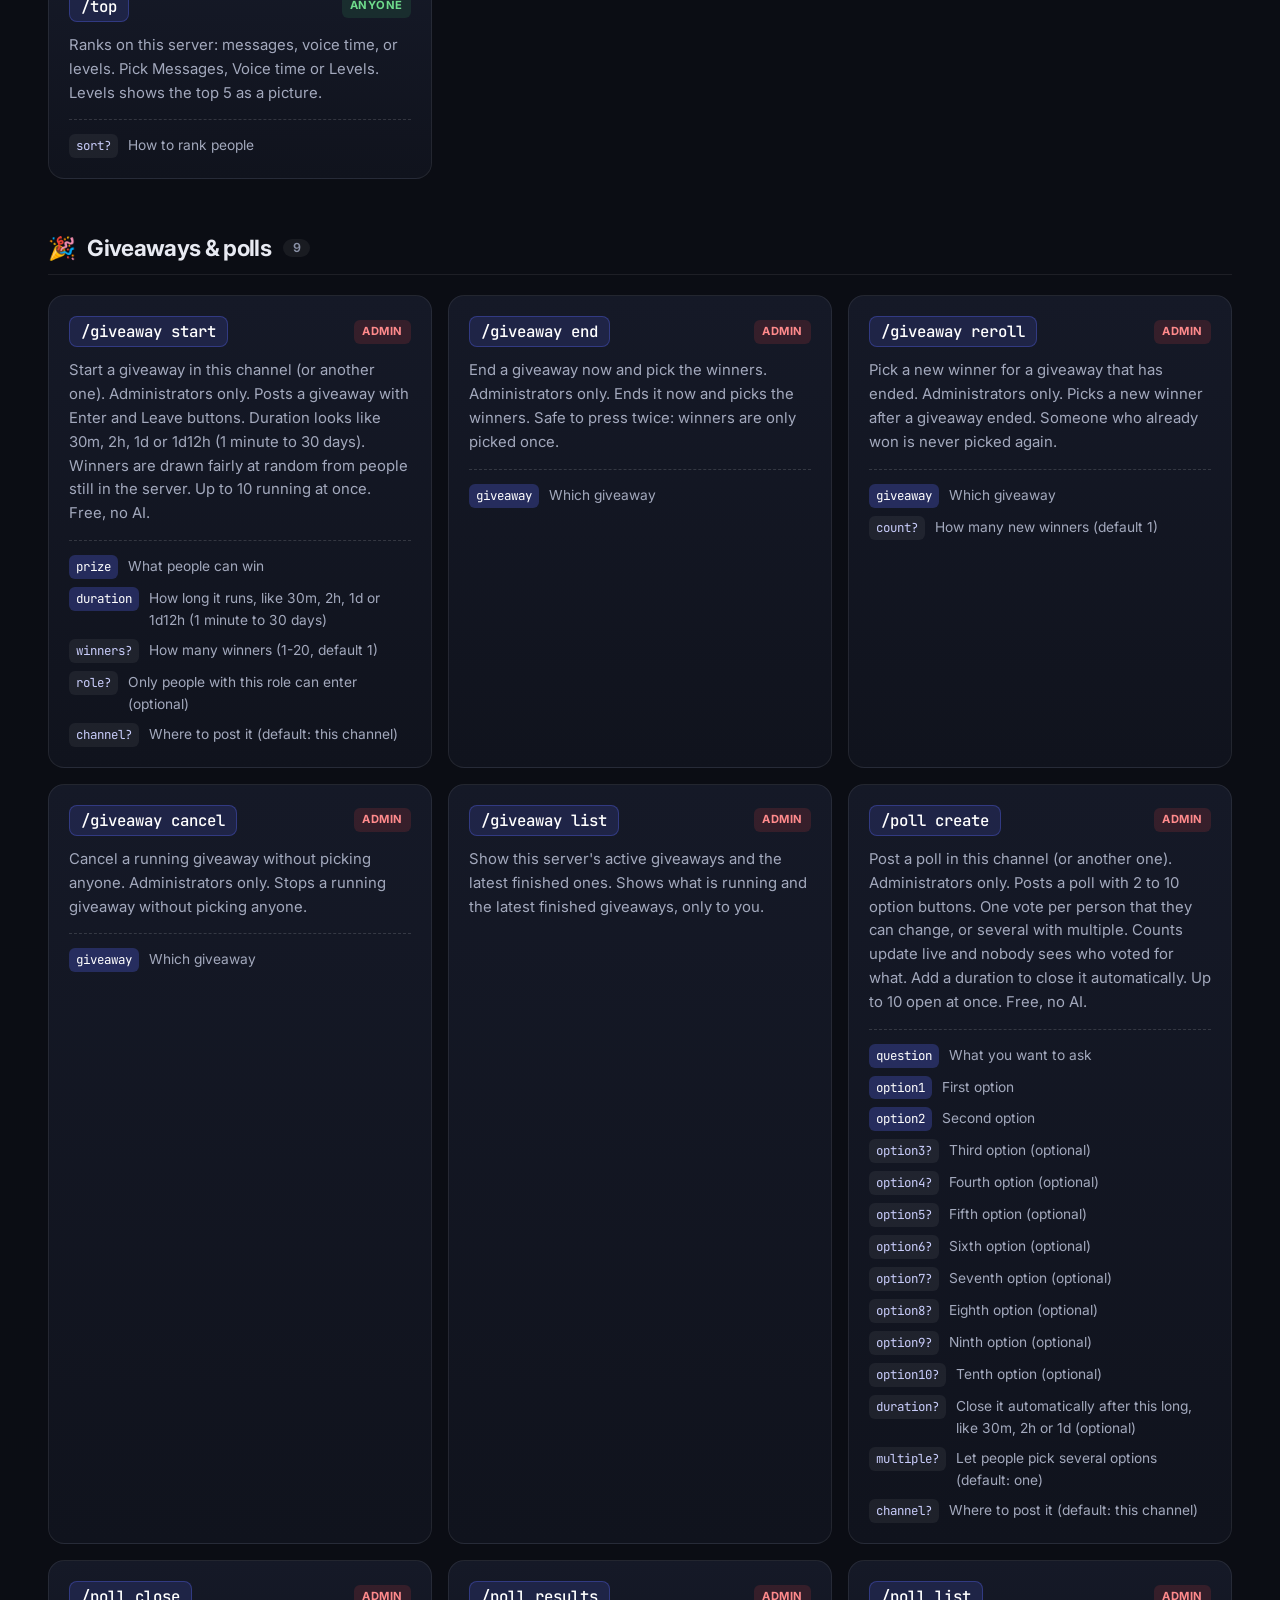
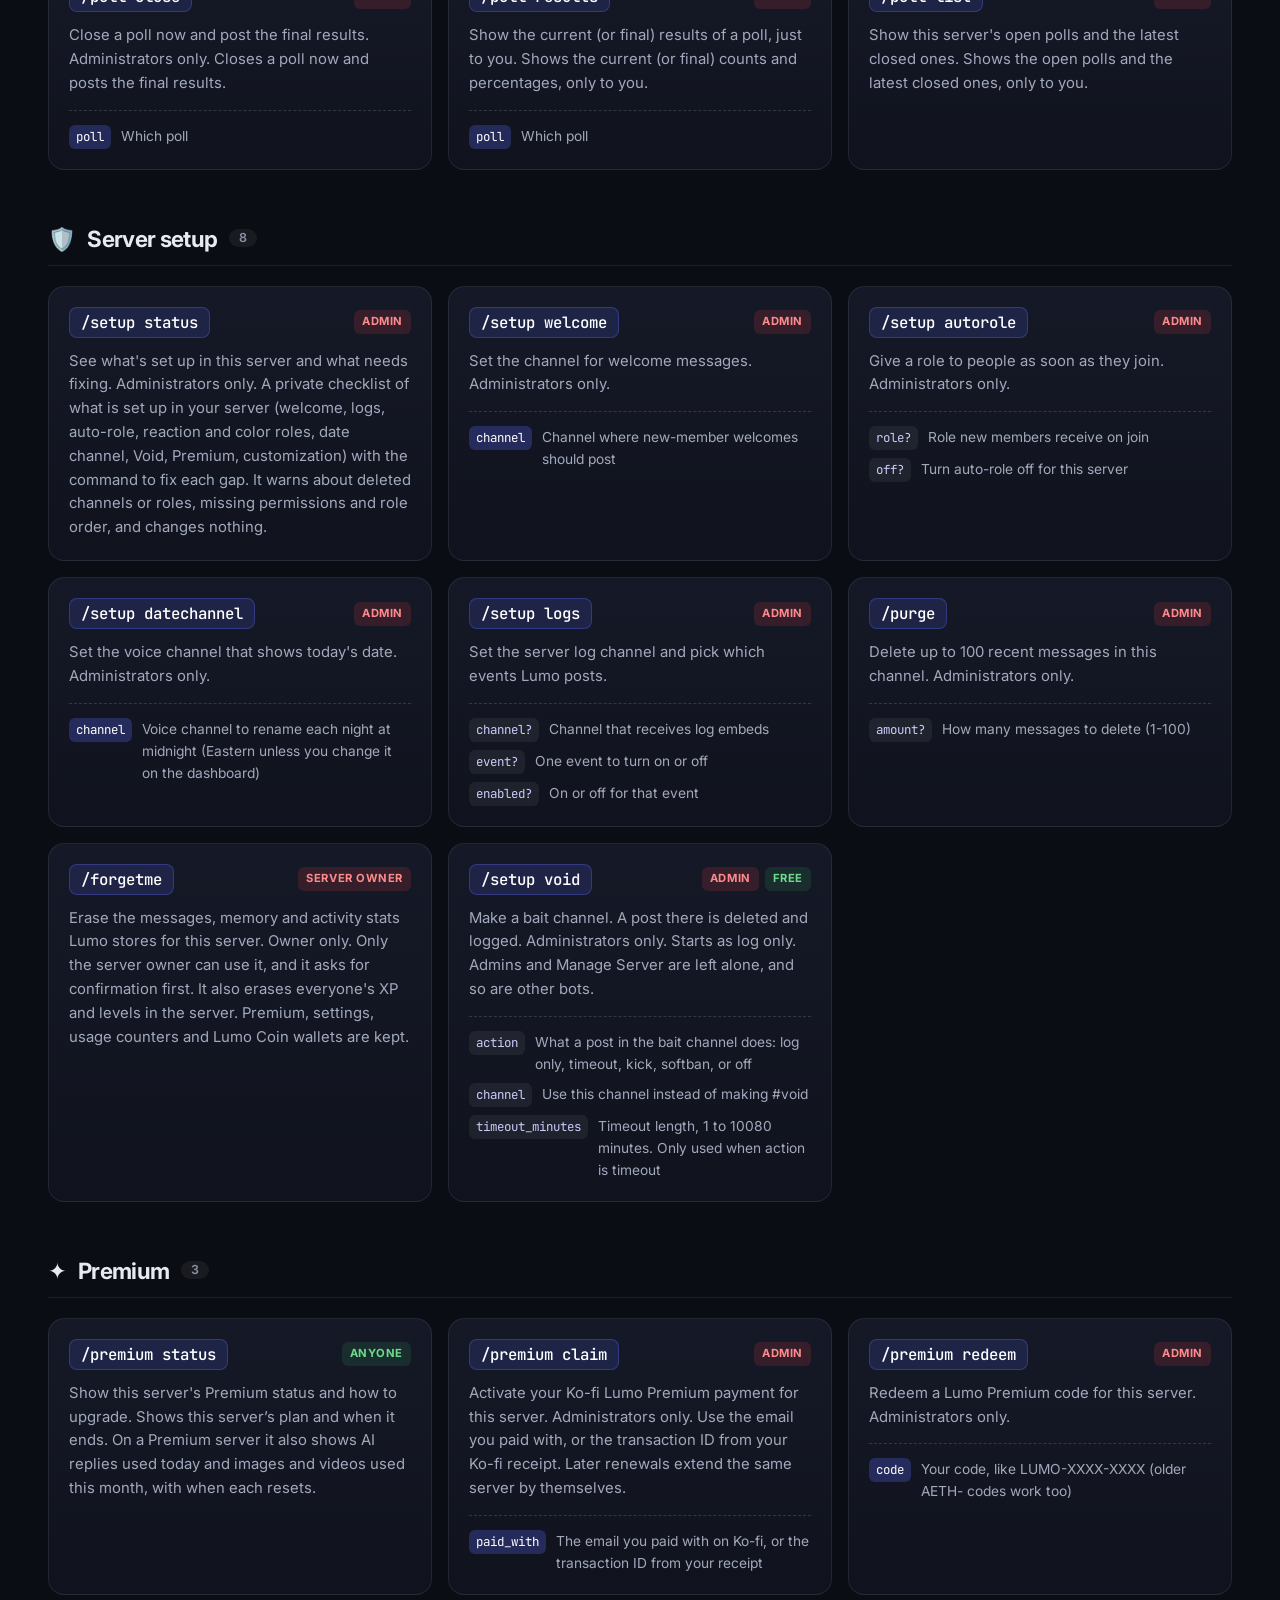
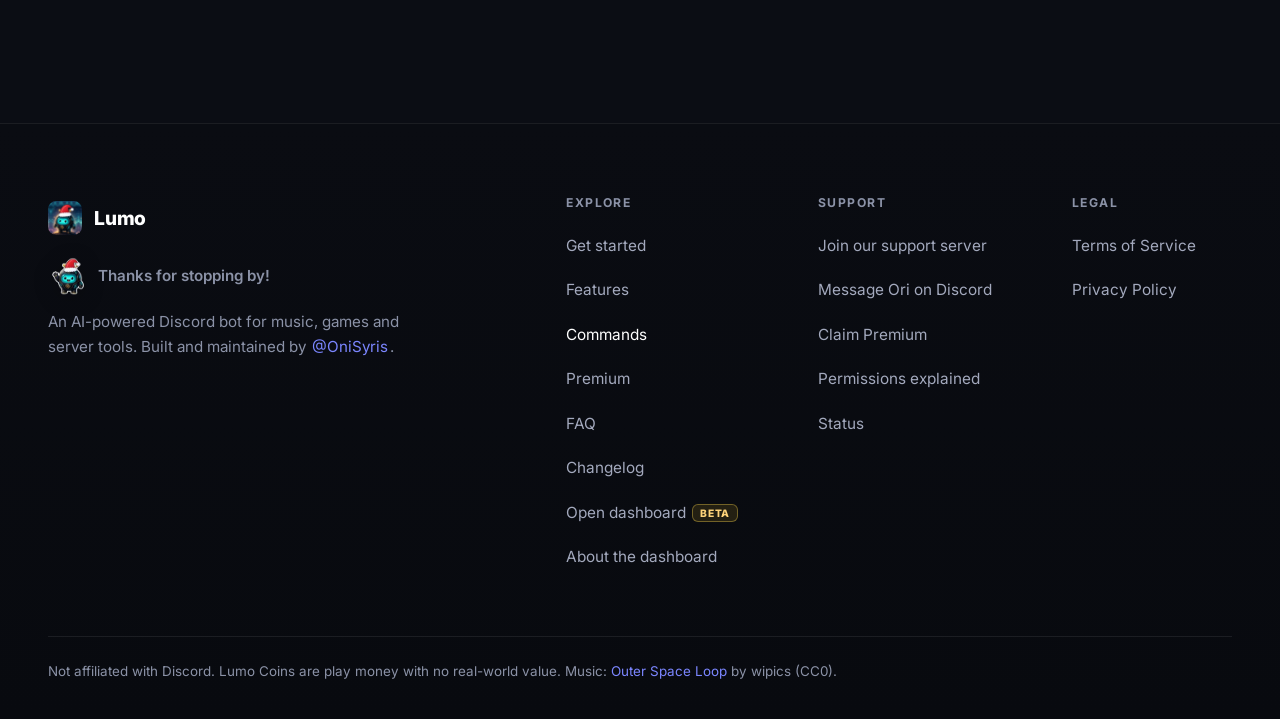
<file: commands.html>
<!DOCTYPE html>
<html lang="en">
<head>
  <meta charset="utf-8">
  <meta name="viewport" content="width=device-width, initial-scale=1">
  <title>Lumo commands: all 19 slash commands</title>
  <meta name="description" content="Every Lumo slash command with options and permissions: music, seven games, Lumo Coins, profiles, giveaways, polls, server setup and Premium.">
  <meta name="theme-color" content="#0b0d14">
  <meta name="color-scheme" content="dark">
  <link rel="canonical" href="https://lumobot.org/commands.html">
  <meta property="og:site_name" content="Lumo AI">
  <meta property="og:type" content="website">
  <meta property="og:url" content="https://lumobot.org/commands.html">
  <meta property="og:title" content="Lumo commands">
  <meta property="og:description" content="Search all 19 slash commands: music, games, coins, giveaways, polls, logs and Premium.">
  <meta property="og:image" content="https://lumobot.org/og-image.png">
  <meta property="og:image:width" content="1200">
  <meta property="og:image:height" content="630">
  <meta property="og:image:alt" content="Lumo: the robot mascot waving beside the Lumo name and the tagline AI-powered all-in-one Discord bot">
  <meta name="twitter:card" content="summary_large_image">
  <meta name="twitter:title" content="Lumo commands">
  <meta name="twitter:description" content="Search all 19 slash commands: music, games, coins, giveaways, polls, logs and Premium.">
  <meta name="twitter:image" content="https://lumobot.org/og-image.png">
  <meta name="twitter:image:alt" content="Lumo: the robot mascot waving beside the Lumo name and the tagline AI-powered all-in-one Discord bot">
  <link rel="icon" href="favicon.ico" sizes="any">
  <link rel="icon" type="image/png" sizes="32x32" href="favicon-32x32.png">
  <link rel="icon" type="image/png" sizes="16x16" href="favicon-16x16.png">
  <link rel="apple-touch-icon" sizes="180x180" href="apple-touch-icon.png">
  <link rel="manifest" href="site.webmanifest">
  <link rel="preconnect" href="https://fonts.googleapis.com">
  <link rel="preconnect" href="https://fonts.gstatic.com" crossorigin>
  <link href="https://fonts.googleapis.com/css2?family=Inter:wght@400;500;600;700;800&family=JetBrains+Mono:wght@500&display=swap" rel="stylesheet">
  <link rel="stylesheet" href="styles.css?v=6504800a8f">
  <script>(function(d){var s="dark";try{s=localStorage.getItem("aeth-theme")||s}catch(e){}if(s!="light"&&s!="auto")s="dark";var h=d.documentElement;h.classList.add("js");h.setAttribute("data-theme-pref",s);h.setAttribute("data-theme",s=="auto"?(matchMedia("(prefers-color-scheme: light)").matches?"light":"dark"):s)})(document)</script>
  <script src="/assets/lumo-holiday.js?v=641148b99e"></script>
</head>
<body>
  <a class="skip-link" href="#main">Skip to content</a>
  <div class="bg-orbs" aria-hidden="true"><span></span><span></span><span></span></div>

  <header class="nav" id="top">
    <div class="wrap nav-inner">
      <a class="brand" href="index.html" aria-label="Lumo home"><img src="assets/logo.webp" alt="" width="36" height="36" decoding="async"><span>Lumo</span></a>
      <nav class="nav-right" aria-label="Main">
        <div class="nav-links">
        <a href="getting-started.html">Get started</a>
        <a href="features.html">Features</a>
        <a href="commands.html" aria-current="page">Commands</a>
        <a href="premium.html">Premium</a>
        <a href="faq.html">FAQ</a>
        <a href="dashboard.html">Dashboard <span class="beta-chip">Beta</span></a>
        </div>
        <div class="theme-pop"><button type="button" class="theme-btn" data-theme-menu aria-haspopup="true" aria-expanded="false" aria-controls="theme-menu" aria-label="Appearance and seasonal theme" title="Appearance"><svg class="ti ti-dark" viewBox="0 0 24 24" aria-hidden="true" focusable="false" fill="none" stroke="currentColor" stroke-width="2" stroke-linecap="round" stroke-linejoin="round"><path d="M20 14.5A8 8 0 0 1 9.5 4a8 8 0 1 0 10.5 10.5Z"/></svg><svg class="ti ti-light" viewBox="0 0 24 24" aria-hidden="true" focusable="false" fill="none" stroke="currentColor" stroke-width="2" stroke-linecap="round" stroke-linejoin="round"><circle cx="12" cy="12" r="4"/><path d="M12 2v2M12 20v2M4.9 4.9l1.4 1.4M17.7 17.7l1.4 1.4M2 12h2M20 12h2M4.9 19.1l1.4-1.4M17.7 6.3l1.4-1.4"/></svg><svg class="ti ti-auto" viewBox="0 0 24 24" aria-hidden="true" focusable="false" fill="none" stroke="currentColor" stroke-width="2" stroke-linecap="round" stroke-linejoin="round"><circle cx="12" cy="12" r="9"/><path d="M12 3a9 9 0 0 1 0 18Z" fill="currentColor"/></svg></button><div class="theme-menu" id="theme-menu" hidden><div class="theme-seg-wrap"><span>Appearance</span><div class="theme-seg" role="group" aria-label="Color theme"><button type="button" class="seg-b" data-theme-set="dark" aria-pressed="false"><svg class="ti ti-dark" viewBox="0 0 24 24" aria-hidden="true" focusable="false" fill="none" stroke="currentColor" stroke-width="2" stroke-linecap="round" stroke-linejoin="round"><path d="M20 14.5A8 8 0 0 1 9.5 4a8 8 0 1 0 10.5 10.5Z"/></svg><span>Dark</span></button><button type="button" class="seg-b" data-theme-set="light" aria-pressed="false"><svg class="ti ti-light" viewBox="0 0 24 24" aria-hidden="true" focusable="false" fill="none" stroke="currentColor" stroke-width="2" stroke-linecap="round" stroke-linejoin="round"><circle cx="12" cy="12" r="4"/><path d="M12 2v2M12 20v2M4.9 4.9l1.4 1.4M17.7 17.7l1.4 1.4M2 12h2M20 12h2M4.9 19.1l1.4-1.4M17.7 6.3l1.4-1.4"/></svg><span>Light</span></button><button type="button" class="seg-b" data-theme-set="auto" aria-pressed="false"><svg class="ti ti-auto" viewBox="0 0 24 24" aria-hidden="true" focusable="false" fill="none" stroke="currentColor" stroke-width="2" stroke-linecap="round" stroke-linejoin="round"><circle cx="12" cy="12" r="9"/><path d="M12 3a9 9 0 0 1 0 18Z" fill="currentColor"/></svg><span>Auto</span></button></div></div><div class="theme-seg-wrap"><span>Seasonal <small data-holiday-now></small></span><div class="hol-grid" role="group" aria-label="Seasonal theme"><button type="button" class="hol-b hol-auto" data-holiday-set="auto" aria-pressed="false"><svg class="hi" viewBox="0 0 24 24" aria-hidden="true" focusable="false" fill="none" stroke="currentColor" stroke-width="2" stroke-linecap="round" stroke-linejoin="round"><rect x="3.5" y="5" width="17" height="15" rx="2.5"/><path d="M3.5 10h17M8 3v4M16 3v4"/></svg><span>Auto</span></button><button type="button" class="hol-b hol-off" data-holiday-set="off" aria-pressed="false"><svg class="hi" viewBox="0 0 24 24" aria-hidden="true" focusable="false" fill="none" stroke="currentColor" stroke-width="2" stroke-linecap="round" stroke-linejoin="round"><circle cx="12" cy="12" r="8.5"/><path d="M6 18 18 6"/></svg><span>Off</span></button><button type="button" class="hol-b hol-halloween" data-holiday-set="halloween" aria-pressed="false"><span class="he" aria-hidden="true">🎃</span><span>Halloween</span></button><button type="button" class="hol-b hol-thanksgiving" data-holiday-set="thanksgiving" aria-pressed="false"><span class="he" aria-hidden="true">🦃</span><span>Thanksgiving</span></button><button type="button" class="hol-b hol-christmas" data-holiday-set="christmas" aria-pressed="false"><span class="he" aria-hidden="true">🎄</span><span>Christmas</span></button></div></div></div></div>
        <a class="btn btn-ghost btn-sm nav-dash" href="https://dashboard.lumobot.org" target="_blank" rel="noopener">Open dashboard <span class="beta-chip">Beta</span></a>
        <a class="btn btn-primary btn-sm nav-add" href="https://discord.com/oauth2/authorize?client_id=1545140271073722378&amp;permissions=309576723664&amp;scope=bot+applications.commands" target="_blank" rel="noopener">Add to Discord</a>
        <details class="nav-menu">
          <summary aria-label="Menu"><span class="bars" aria-hidden="true"></span></summary>
          <div class="nav-panel">
          <a href="getting-started.html">Get started</a>
          <a href="features.html">Features</a>
          <a href="commands.html" aria-current="page">Commands</a>
          <a href="premium.html">Premium</a>
          <a href="faq.html">FAQ</a>
          <a href="dashboard.html">About the dashboard <span class="beta-chip">Beta</span></a>
          <a class="btn btn-ghost nav-panel-dash" href="https://dashboard.lumobot.org" target="_blank" rel="noopener">Open dashboard <span class="beta-chip">Beta</span></a>
            <a class="btn btn-primary nav-panel-add" href="https://discord.com/oauth2/authorize?client_id=1545140271073722378&amp;permissions=309576723664&amp;scope=bot+applications.commands" target="_blank" rel="noopener">Add to Discord</a>
            <div class="theme-seg-wrap"><span>Appearance</span><div class="theme-seg" role="group" aria-label="Color theme"><button type="button" class="seg-b" data-theme-set="dark" aria-pressed="false"><svg class="ti ti-dark" viewBox="0 0 24 24" aria-hidden="true" focusable="false" fill="none" stroke="currentColor" stroke-width="2" stroke-linecap="round" stroke-linejoin="round"><path d="M20 14.5A8 8 0 0 1 9.5 4a8 8 0 1 0 10.5 10.5Z"/></svg><span>Dark</span></button><button type="button" class="seg-b" data-theme-set="light" aria-pressed="false"><svg class="ti ti-light" viewBox="0 0 24 24" aria-hidden="true" focusable="false" fill="none" stroke="currentColor" stroke-width="2" stroke-linecap="round" stroke-linejoin="round"><circle cx="12" cy="12" r="4"/><path d="M12 2v2M12 20v2M4.9 4.9l1.4 1.4M17.7 17.7l1.4 1.4M2 12h2M20 12h2M4.9 19.1l1.4-1.4M17.7 6.3l1.4-1.4"/></svg><span>Light</span></button><button type="button" class="seg-b" data-theme-set="auto" aria-pressed="false"><svg class="ti ti-auto" viewBox="0 0 24 24" aria-hidden="true" focusable="false" fill="none" stroke="currentColor" stroke-width="2" stroke-linecap="round" stroke-linejoin="round"><circle cx="12" cy="12" r="9"/><path d="M12 3a9 9 0 0 1 0 18Z" fill="currentColor"/></svg><span>Auto</span></button></div></div><div class="theme-seg-wrap"><span>Seasonal <small data-holiday-now></small></span><div class="hol-grid" role="group" aria-label="Seasonal theme"><button type="button" class="hol-b hol-auto" data-holiday-set="auto" aria-pressed="false"><svg class="hi" viewBox="0 0 24 24" aria-hidden="true" focusable="false" fill="none" stroke="currentColor" stroke-width="2" stroke-linecap="round" stroke-linejoin="round"><rect x="3.5" y="5" width="17" height="15" rx="2.5"/><path d="M3.5 10h17M8 3v4M16 3v4"/></svg><span>Auto</span></button><button type="button" class="hol-b hol-off" data-holiday-set="off" aria-pressed="false"><svg class="hi" viewBox="0 0 24 24" aria-hidden="true" focusable="false" fill="none" stroke="currentColor" stroke-width="2" stroke-linecap="round" stroke-linejoin="round"><circle cx="12" cy="12" r="8.5"/><path d="M6 18 18 6"/></svg><span>Off</span></button><button type="button" class="hol-b hol-halloween" data-holiday-set="halloween" aria-pressed="false"><span class="he" aria-hidden="true">🎃</span><span>Halloween</span></button><button type="button" class="hol-b hol-thanksgiving" data-holiday-set="thanksgiving" aria-pressed="false"><span class="he" aria-hidden="true">🦃</span><span>Thanksgiving</span></button><button type="button" class="hol-b hol-christmas" data-holiday-set="christmas" aria-pressed="false"><span class="he" aria-hidden="true">🎄</span><span>Christmas</span></button></div></div>
          </div>
        </details>
      </nav>
    </div>
  </header>

  <main id="main">
    <header class="page-hero">
      <div class="wrap page-hero-inner">
        <img class="hero-pose" src="assets/robot/cool-256.webp" alt="Lumo the robot wearing sunglasses" width="112" height="112" fetchpriority="high" decoding="async">
        <span class="kicker">Commands</span>
        <h1>Every <span class="grad">command</span></h1>
        <p class="lead">Search or filter below. Click a command to copy it. <span class="badge b-premium">Premium</span> means the server needs Premium.</p>
      </div>
    </header>

    <div class="cmd-bar">
      <div class="wrap cmd-tools">
        <label class="search">
          <svg viewBox="0 0 24 24" width="18" height="18" aria-hidden="true"><path fill="currentColor" d="M10 2a8 8 0 0 1 6.3 12.9l5.4 5.4-1.4 1.4-5.4-5.4A8 8 0 1 1 10 2Zm0 2a6 6 0 1 0 0 12 6 6 0 0 0 0-12Z"/></svg>
          <input id="cmd-search" type="search" placeholder="Search 19 slash commands…" autocomplete="off" aria-label="Search commands">
        </label>
        <div class="chips" role="group" aria-label="Filter by category"><button class="chip active" data-filter="all" type="button">All</button><button class="chip" data-filter="chat" type="button">Chat &amp; voice</button><button class="chip" data-filter="music" type="button">Music</button><button class="chip" data-filter="games" type="button">Games</button><button class="chip" data-filter="coins" type="button">Lumo Coins</button><button class="chip" data-filter="community" type="button">Profiles &amp; stats</button><button class="chip" data-filter="giveaways" type="button">Giveaways &amp; polls</button><button class="chip" data-filter="admin" type="button">Server setup</button><button class="chip" data-filter="premium" type="button">Premium</button></div>
      </div>
    </div>

    <section class="section section-tight cmd-section" id="commands">
      <div class="wrap">
        <p class="cmd-note h-mini"><img class="mini-bot" src="assets/robot/gaming-96.webp" alt="" width="40" height="40" loading="lazy" decoding="async"><span>19 slash commands. <code class="arg">arg?</code> means optional.</span></p>
        <p class="cmd-note h-mini"><img class="mini-bot" src="assets/robot/idea-96.webp" alt="" width="40" height="40" loading="lazy" decoding="async"><span><strong>Reaction roles and Customize</strong> are not slash commands any more: manage them in the <a href="https://dashboard.lumobot.org" target="_blank" rel="noopener">web dashboard (beta)</a>, together with giveaways and polls.</span></p>
        <div id="cmd-list">
<section class="cmd-group" data-group="chat"><h2><span aria-hidden="true">🎙️</span> Chat &amp; voice <small>3</small></h2><div class="cmd-grid"><article class="cmd" data-cat="chat" data-search="/help how lumo works, and every command. topic jump straight to a help page">
  <header><button class="cmd-name" type="button" data-copy="/help" title="Copy">/help</button><span class="badges"><span class="badge b-any">Anyone</span></span></header>
  <p>How Lumo works, and every command.</p><ul class="args"><li><code class="arg">topic?</code><span>Jump straight to a help page</span></li></ul>
</article>
<article class="cmd" data-cat="chat" data-search="/voice premium join or leave your voice channel for live voice with lumo. pick join or leave. talking with lumo in voice needs premium. music works on any server. action join your voice channel and listen, or leave it">
  <header><button class="cmd-name" type="button" data-copy="/voice" title="Copy">/voice</button><span class="badges"><span class="badge b-premium">Premium</span><span class="badge b-any">Anyone</span></span></header>
  <p>Join or leave your voice channel for live voice with Lumo. Pick join or leave. Talking with Lumo in voice needs Premium. Music works on any server.</p><ul class="args"><li><code class="arg req">action</code><span>Join your voice channel and listen, or leave it</span></li></ul>
</article>
<article class="cmd" data-cat="chat" data-search="/ping lumo latency and connection status.">
  <header><button class="cmd-name" type="button" data-copy="/ping" title="Copy">/ping</button><span class="badges"><span class="badge b-any">Anyone</span></span></header>
  <p>Lumo latency and connection status.</p>
</article></div></section>
<section class="cmd-group" data-group="music"><h2><span aria-hidden="true">🎵</span> Music <small>4</small></h2><div class="cmd-grid"><article class="cmd" data-cat="music" data-search="/play play a song, or add it to the queue if something is playing. one song per command. up to 25 songs can wait per server, and you get added to queue with its position. the next song starts by itself when one ends. the now-playing message shows what is up next and has pause/resume, skip, stop (clears the queue) and queue buttons for anyone in the voice channel, and for admins. query song name or a soundcloud link">
  <header><button class="cmd-name" type="button" data-copy="/play" title="Copy">/play</button><span class="badges"><span class="badge b-any">Anyone</span></span></header>
  <p>Play a song, or add it to the queue if something is playing. One song per command. Up to 25 songs can wait per server, and you get Added to queue with its position. The next song starts by itself when one ends. The now-playing message shows what is up next and has Pause/Resume, Skip, Stop (clears the queue) and Queue buttons for anyone in the voice channel, and for admins.</p><ul class="args"><li><code class="arg req">query</code><span>Song name or a SoundCloud link</span></li></ul>
</article>
<article class="cmd" data-cat="music" data-search="/queue view show what is playing and the next songs in the queue. only you see it. anyone in the server can look.">
  <header><button class="cmd-name" type="button" data-copy="/queue view" title="Copy">/queue view</button><span class="badges"><span class="badge b-any">Anyone</span></span></header>
  <p>Show what is playing and the next songs in the queue. Only you see it. Anyone in the server can look.</p>
</article>
<article class="cmd" data-cat="music" data-search="/queue remove remove one song from the queue by its position. position 1 is the song that plays next. you need to be in the voice channel, or be an admin. position position in the queue (1 = next up)">
  <header><button class="cmd-name" type="button" data-copy="/queue remove" title="Copy">/queue remove</button><span class="badges"><span class="badge b-any">Anyone</span></span></header>
  <p>Remove one song from the queue by its position. Position 1 is the song that plays next. You need to be in the voice channel, or be an admin.</p><ul class="args"><li><code class="arg req">position</code><span>Position in the queue (1 = next up)</span></li></ul>
</article>
<article class="cmd" data-cat="music" data-search="/queue clear empty the queue. the current song keeps playing. you need to be in the voice channel, or be an admin.">
  <header><button class="cmd-name" type="button" data-copy="/queue clear" title="Copy">/queue clear</button><span class="badges"><span class="badge b-any">Anyone</span></span></header>
  <p>Empty the queue. The current song keeps playing. You need to be in the voice channel, or be an admin.</p>
</article></div></section>
<section class="cmd-group" data-group="games"><h2><span aria-hidden="true">🎲</span> Games <small>3</small></h2><div class="cmd-grid"><article class="cmd" data-cat="games" data-search="/game lumo coin games: open the game hub, or jump straight into a game. run it on its own to open the game hub: your balance, a line about each game and a button per game. press one, type your bet, and play. games: blackjack, slots, poker, higher or lower, coin toss, trivia and connect four. every result shows your new balance, with same bet, double and quit buttons for a minute. only you can press your buttons. play money only. game skip the hub and start this game bet bet in lumo coins (asked for if you pick a game without one)">
  <header><button class="cmd-name" type="button" data-copy="/game" title="Copy">/game</button><span class="badges"><span class="badge b-any">Anyone</span></span></header>
  <p>Lumo Coin games: open the game hub, or jump straight into a game. Run it on its own to open the game hub: your balance, a line about each game and a button per game. Press one, type your bet, and play. Games: Blackjack, Slots, Poker, Higher or Lower, Coin Toss, Trivia and Connect Four. Every result shows your new balance, with Same bet, Double and Quit buttons for a minute. Only you can press your buttons. Play money only.</p><ul class="args"><li><code class="arg">game?</code><span>Skip the hub and start this game</span></li><li><code class="arg">bet?</code><span>Bet in Lumo Coins (asked for if you pick a game without one)</span></li></ul>
</article>
<article class="cmd" data-cat="games" data-search="/slots spin the lumo coin slots. pick a machine, or use your last one. pick cosmos wheel, nebula or event horizon, or leave machine empty to use your last one. the result card shows the reel grid, multiplier, payout and your balance, with same bet, double, paytable and quit buttons. bets 100 to 10,000. play money only. bet bet in lumo coins (asked for if you leave it out) machine which cabinet to sit at">
  <header><button class="cmd-name" type="button" data-copy="/slots" title="Copy">/slots</button><span class="badges"><span class="badge b-any">Anyone</span></span></header>
  <p>Spin the Lumo Coin slots. Pick a machine, or use your last one. Pick Cosmos Wheel, Nebula or Event Horizon, or leave machine empty to use your last one. The result card shows the reel grid, multiplier, payout and your balance, with Same bet, Double, Paytable and Quit buttons. Bets 100 to 10,000. Play money only.</p><ul class="args"><li><code class="arg">bet?</code><span>Bet in Lumo Coins (asked for if you leave it out)</span></li><li><code class="arg">machine?</code><span>Which cabinet to sit at</span></li></ul>
</article>
<article class="cmd" data-cat="games" data-search="/connect4 connect four for lumo coins: play lumo, or challenge a member. leave opponent empty to play lumo, or challenge a member: you each put in the same bet and the winner takes the pot. bets 10 to 1,000. play money only. opponent challenge a member (leave empty to play lumo) bet bet in lumo coins (asked for if you leave it out)">
  <header><button class="cmd-name" type="button" data-copy="/connect4" title="Copy">/connect4</button><span class="badges"><span class="badge b-any">Anyone</span></span></header>
  <p>Connect Four for Lumo Coins: play Lumo, or challenge a member. Leave opponent empty to play Lumo, or challenge a member: you each put in the same bet and the winner takes the pot. Bets 10 to 1,000. Play money only.</p><ul class="args"><li><code class="arg">opponent?</code><span>Challenge a member (leave empty to play Lumo)</span></li><li><code class="arg">bet?</code><span>Bet in Lumo Coins (asked for if you leave it out)</span></li></ul>
</article></div></section>
<section class="cmd-group" data-group="coins"><h2><span aria-hidden="true">🪙</span> Lumo Coins <small>2</small></h2><div class="cmd-grid"><article class="cmd" data-cat="coins" data-search="/coins wallet your lumo coin wallet and the top 10 on this server. your lumo coin wallet is shared across servers. each server has its own lumo house wallet (100,000,000 to start), and the leaderboard shows this server’s house.">
  <header><button class="cmd-name" type="button" data-copy="/coins wallet" title="Copy">/coins wallet</button><span class="badges"><span class="badge b-any">Anyone</span></span></header>
  <p>Your Lumo Coin wallet and the top 10 on this server. Your Lumo Coin wallet is shared across servers. Each server has its own Lumo house wallet (100,000,000 to start), and the leaderboard shows this server’s house.</p>
</article>
<article class="cmd" data-cat="coins" data-search="/coins daily claim today&#x27;s lumo coins (once per eastern day; consecutive days build a streak bonus). takes no options: just run it. claim on consecutive days (eastern time) to build a day n streak: from day 2 you get +100 more per day, up to +500, and a missed day starts it over.">
  <header><button class="cmd-name" type="button" data-copy="/coins daily" title="Copy">/coins daily</button><span class="badges"><span class="badge b-any">Anyone</span></span></header>
  <p>Claim today&#x27;s Lumo Coins (once per Eastern day; consecutive days build a streak bonus). Takes no options: just run it. Claim on consecutive days (Eastern time) to build a Day N streak: from day 2 you get +100 more per day, up to +500, and a missed day starts it over.</p>
</article></div></section>
<section class="cmd-group" data-group="community"><h2><span aria-hidden="true">📊</span> Profiles &amp; stats <small>4</small></h2><div class="cmd-grid"><article class="cmd" data-cat="community" data-search="/profile show a member&#x27;s discord facts, lumo coin wallet and badges. member who to look up. leave empty for yourself.">
  <header><button class="cmd-name" type="button" data-copy="/profile" title="Copy">/profile</button><span class="badges"><span class="badge b-any">Anyone</span></span></header>
  <p>Show a member&#x27;s Discord facts, Lumo Coin wallet and badges.</p><ul class="args"><li><code class="arg">member?</code><span>Who to look up. Leave empty for yourself.</span></li></ul>
</article>
<article class="cmd" data-cat="community" data-search="/rank your level card on this server, or another member&#x27;s. shows the level, server rank, xp to the next level and the next level role as a picture. works in every server, and it is the same level as on /profile. member who to look up. leave empty for yourself.">
  <header><button class="cmd-name" type="button" data-copy="/rank" title="Copy">/rank</button><span class="badges"><span class="badge b-any">Anyone</span></span></header>
  <p>Your level card on this server, or another member&#x27;s. Shows the level, server rank, XP to the next level and the next level role as a picture. Works in every server, and it is the same level as on /profile.</p><ul class="args"><li><code class="arg">member?</code><span>Who to look up. Leave empty for yourself.</span></li></ul>
</article>
<article class="cmd" data-cat="community" data-search="/server show this server&#x27;s stats and lumo setup.">
  <header><button class="cmd-name" type="button" data-copy="/server" title="Copy">/server</button><span class="badges"><span class="badge b-any">Anyone</span></span></header>
  <p>Show this server&#x27;s stats and Lumo setup.</p>
</article>
<article class="cmd" data-cat="community" data-search="/top ranks on this server: messages, voice time, or levels. pick messages, voice time or levels. levels shows the top 5 as a picture. sort how to rank people">
  <header><button class="cmd-name" type="button" data-copy="/top" title="Copy">/top</button><span class="badges"><span class="badge b-any">Anyone</span></span></header>
  <p>Ranks on this server: messages, voice time, or levels. Pick Messages, Voice time or Levels. Levels shows the top 5 as a picture.</p><ul class="args"><li><code class="arg">sort?</code><span>How to rank people</span></li></ul>
</article></div></section>
<section class="cmd-group" data-group="giveaways"><h2><span aria-hidden="true">🎉</span> Giveaways &amp; polls <small>9</small></h2><div class="cmd-grid"><article class="cmd" data-cat="giveaways" data-search="/giveaway start start a giveaway in this channel (or another one). administrators only. posts a giveaway with enter and leave buttons. duration looks like 30m, 2h, 1d or 1d12h (1 minute to 30 days). winners are drawn fairly at random from people still in the server. up to 10 running at once. free, no ai. prize what people can win duration how long it runs, like 30m, 2h, 1d or 1d12h (1 minute to 30 days) winners how many winners (1-20, default 1) role only people with this role can enter (optional) channel where to post it (default: this channel)">
  <header><button class="cmd-name" type="button" data-copy="/giveaway start" title="Copy">/giveaway start</button><span class="badges"><span class="badge b-admin">Admin</span></span></header>
  <p>Start a giveaway in this channel (or another one). Administrators only. Posts a giveaway with Enter and Leave buttons. Duration looks like 30m, 2h, 1d or 1d12h (1 minute to 30 days). Winners are drawn fairly at random from people still in the server. Up to 10 running at once. Free, no AI.</p><ul class="args"><li><code class="arg req">prize</code><span>What people can win</span></li><li><code class="arg req">duration</code><span>How long it runs, like 30m, 2h, 1d or 1d12h (1 minute to 30 days)</span></li><li><code class="arg">winners?</code><span>How many winners (1-20, default 1)</span></li><li><code class="arg">role?</code><span>Only people with this role can enter (optional)</span></li><li><code class="arg">channel?</code><span>Where to post it (default: this channel)</span></li></ul>
</article>
<article class="cmd" data-cat="giveaways" data-search="/giveaway end end a giveaway now and pick the winners. administrators only. ends it now and picks the winners. safe to press twice: winners are only picked once. giveaway which giveaway">
  <header><button class="cmd-name" type="button" data-copy="/giveaway end" title="Copy">/giveaway end</button><span class="badges"><span class="badge b-admin">Admin</span></span></header>
  <p>End a giveaway now and pick the winners. Administrators only. Ends it now and picks the winners. Safe to press twice: winners are only picked once.</p><ul class="args"><li><code class="arg req">giveaway</code><span>Which giveaway</span></li></ul>
</article>
<article class="cmd" data-cat="giveaways" data-search="/giveaway reroll pick a new winner for a giveaway that has ended. administrators only. picks a new winner after a giveaway ended. someone who already won is never picked again. giveaway which giveaway count how many new winners (default 1)">
  <header><button class="cmd-name" type="button" data-copy="/giveaway reroll" title="Copy">/giveaway reroll</button><span class="badges"><span class="badge b-admin">Admin</span></span></header>
  <p>Pick a new winner for a giveaway that has ended. Administrators only. Picks a new winner after a giveaway ended. Someone who already won is never picked again.</p><ul class="args"><li><code class="arg req">giveaway</code><span>Which giveaway</span></li><li><code class="arg">count?</code><span>How many new winners (default 1)</span></li></ul>
</article>
<article class="cmd" data-cat="giveaways" data-search="/giveaway cancel cancel a running giveaway without picking anyone. administrators only. stops a running giveaway without picking anyone. giveaway which giveaway">
  <header><button class="cmd-name" type="button" data-copy="/giveaway cancel" title="Copy">/giveaway cancel</button><span class="badges"><span class="badge b-admin">Admin</span></span></header>
  <p>Cancel a running giveaway without picking anyone. Administrators only. Stops a running giveaway without picking anyone.</p><ul class="args"><li><code class="arg req">giveaway</code><span>Which giveaway</span></li></ul>
</article>
<article class="cmd" data-cat="giveaways" data-search="/giveaway list show this server&#x27;s active giveaways and the latest finished ones. shows what is running and the latest finished giveaways, only to you.">
  <header><button class="cmd-name" type="button" data-copy="/giveaway list" title="Copy">/giveaway list</button><span class="badges"><span class="badge b-admin">Admin</span></span></header>
  <p>Show this server&#x27;s active giveaways and the latest finished ones. Shows what is running and the latest finished giveaways, only to you.</p>
</article>
<article class="cmd" data-cat="giveaways" data-search="/poll create post a poll in this channel (or another one). administrators only. posts a poll with 2 to 10 option buttons. one vote per person that they can change, or several with multiple. counts update live and nobody sees who voted for what. add a duration to close it automatically. up to 10 open at once. free, no ai. question what you want to ask option1 first option option2 second option option3 third option (optional) option4 fourth option (optional) option5 fifth option (optional) option6 sixth option (optional) option7 seventh option (optional) option8 eighth option (optional) option9 ninth option (optional) option10 tenth option (optional) duration close it automatically after this long, like 30m, 2h or 1d (optional) multiple let people pick several options (default: one) channel where to post it (default: this channel)">
  <header><button class="cmd-name" type="button" data-copy="/poll create" title="Copy">/poll create</button><span class="badges"><span class="badge b-admin">Admin</span></span></header>
  <p>Post a poll in this channel (or another one). Administrators only. Posts a poll with 2 to 10 option buttons. One vote per person that they can change, or several with multiple. Counts update live and nobody sees who voted for what. Add a duration to close it automatically. Up to 10 open at once. Free, no AI.</p><ul class="args"><li><code class="arg req">question</code><span>What you want to ask</span></li><li><code class="arg req">option1</code><span>First option</span></li><li><code class="arg req">option2</code><span>Second option</span></li><li><code class="arg">option3?</code><span>Third option (optional)</span></li><li><code class="arg">option4?</code><span>Fourth option (optional)</span></li><li><code class="arg">option5?</code><span>Fifth option (optional)</span></li><li><code class="arg">option6?</code><span>Sixth option (optional)</span></li><li><code class="arg">option7?</code><span>Seventh option (optional)</span></li><li><code class="arg">option8?</code><span>Eighth option (optional)</span></li><li><code class="arg">option9?</code><span>Ninth option (optional)</span></li><li><code class="arg">option10?</code><span>Tenth option (optional)</span></li><li><code class="arg">duration?</code><span>Close it automatically after this long, like 30m, 2h or 1d (optional)</span></li><li><code class="arg">multiple?</code><span>Let people pick several options (default: one)</span></li><li><code class="arg">channel?</code><span>Where to post it (default: this channel)</span></li></ul>
</article>
<article class="cmd" data-cat="giveaways" data-search="/poll close close a poll now and post the final results. administrators only. closes a poll now and posts the final results. poll which poll">
  <header><button class="cmd-name" type="button" data-copy="/poll close" title="Copy">/poll close</button><span class="badges"><span class="badge b-admin">Admin</span></span></header>
  <p>Close a poll now and post the final results. Administrators only. Closes a poll now and posts the final results.</p><ul class="args"><li><code class="arg req">poll</code><span>Which poll</span></li></ul>
</article>
<article class="cmd" data-cat="giveaways" data-search="/poll results show the current (or final) results of a poll, just to you. shows the current (or final) counts and percentages, only to you. poll which poll">
  <header><button class="cmd-name" type="button" data-copy="/poll results" title="Copy">/poll results</button><span class="badges"><span class="badge b-admin">Admin</span></span></header>
  <p>Show the current (or final) results of a poll, just to you. Shows the current (or final) counts and percentages, only to you.</p><ul class="args"><li><code class="arg req">poll</code><span>Which poll</span></li></ul>
</article>
<article class="cmd" data-cat="giveaways" data-search="/poll list show this server&#x27;s open polls and the latest closed ones. shows the open polls and the latest closed ones, only to you.">
  <header><button class="cmd-name" type="button" data-copy="/poll list" title="Copy">/poll list</button><span class="badges"><span class="badge b-admin">Admin</span></span></header>
  <p>Show this server&#x27;s open polls and the latest closed ones. Shows the open polls and the latest closed ones, only to you.</p>
</article></div></section>
<section class="cmd-group" data-group="admin"><h2><span aria-hidden="true">🛡️</span> Server setup <small>8</small></h2><div class="cmd-grid"><article class="cmd" data-cat="admin" data-search="/setup status see what&#x27;s set up in this server and what needs fixing. administrators only. a private checklist of what is set up in your server (welcome, logs, auto-role, reaction and color roles, date channel, void, premium, customization) with the command to fix each gap. it warns about deleted channels or roles, missing permissions and role order, and changes nothing.">
  <header><button class="cmd-name" type="button" data-copy="/setup status" title="Copy">/setup status</button><span class="badges"><span class="badge b-admin">Admin</span></span></header>
  <p>See what&#x27;s set up in this server and what needs fixing. Administrators only. A private checklist of what is set up in your server (welcome, logs, auto-role, reaction and color roles, date channel, Void, Premium, customization) with the command to fix each gap. It warns about deleted channels or roles, missing permissions and role order, and changes nothing.</p>
</article>
<article class="cmd" data-cat="admin" data-search="/setup welcome set the channel for welcome messages. administrators only. channel channel where new-member welcomes should post">
  <header><button class="cmd-name" type="button" data-copy="/setup welcome" title="Copy">/setup welcome</button><span class="badges"><span class="badge b-admin">Admin</span></span></header>
  <p>Set the channel for welcome messages. Administrators only.</p><ul class="args"><li><code class="arg req">channel</code><span>Channel where new-member welcomes should post</span></li></ul>
</article>
<article class="cmd" data-cat="admin" data-search="/setup autorole give a role to people as soon as they join. administrators only. role role new members receive on join off turn auto-role off for this server">
  <header><button class="cmd-name" type="button" data-copy="/setup autorole" title="Copy">/setup autorole</button><span class="badges"><span class="badge b-admin">Admin</span></span></header>
  <p>Give a role to people as soon as they join. Administrators only.</p><ul class="args"><li><code class="arg">role?</code><span>Role new members receive on join</span></li><li><code class="arg">off?</code><span>Turn auto-role off for this server</span></li></ul>
</article>
<article class="cmd" data-cat="admin" data-search="/setup datechannel set the voice channel that shows today&#x27;s date. administrators only. channel voice channel to rename each night at midnight (eastern unless you change it on the dashboard)">
  <header><button class="cmd-name" type="button" data-copy="/setup datechannel" title="Copy">/setup datechannel</button><span class="badges"><span class="badge b-admin">Admin</span></span></header>
  <p>Set the voice channel that shows today&#x27;s date. Administrators only.</p><ul class="args"><li><code class="arg req">channel</code><span>Voice channel to rename each night at midnight (Eastern unless you change it on the dashboard)</span></li></ul>
</article>
<article class="cmd" data-cat="admin" data-search="/setup logs set the server log channel and pick which events lumo posts. channel channel that receives log embeds event one event to turn on or off enabled on or off for that event">
  <header><button class="cmd-name" type="button" data-copy="/setup logs" title="Copy">/setup logs</button><span class="badges"><span class="badge b-admin">Admin</span></span></header>
  <p>Set the server log channel and pick which events Lumo posts.</p><ul class="args"><li><code class="arg">channel?</code><span>Channel that receives log embeds</span></li><li><code class="arg">event?</code><span>One event to turn on or off</span></li><li><code class="arg">enabled?</code><span>On or off for that event</span></li></ul>
</article>
<article class="cmd" data-cat="admin" data-search="/purge delete up to 100 recent messages in this channel. administrators only. amount how many messages to delete (1-100)">
  <header><button class="cmd-name" type="button" data-copy="/purge" title="Copy">/purge</button><span class="badges"><span class="badge b-admin">Admin</span></span></header>
  <p>Delete up to 100 recent messages in this channel. Administrators only.</p><ul class="args"><li><code class="arg">amount?</code><span>How many messages to delete (1-100)</span></li></ul>
</article>
<article class="cmd" data-cat="admin" data-search="/forgetme erase the messages, memory and activity stats lumo stores for this server. owner only. only the server owner can use it, and it asks for confirmation first. it also erases everyone&#x27;s xp and levels in the server. premium, settings, usage counters and lumo coin wallets are kept.">
  <header><button class="cmd-name" type="button" data-copy="/forgetme" title="Copy">/forgetme</button><span class="badges"><span class="badge b-admin">Server owner</span></span></header>
  <p>Erase the messages, memory and activity stats Lumo stores for this server. Owner only. Only the server owner can use it, and it asks for confirmation first. It also erases everyone&#x27;s XP and levels in the server. Premium, settings, usage counters and Lumo Coin wallets are kept.</p>
</article>
<article class="cmd" data-cat="admin" data-search="/setup void make a bait channel. a post there is deleted and logged. administrators only. action what a post in the bait channel does. log only until you say otherwise. channel use this channel instead of making #void timeout_minutes timeout length, 1 to 10080 minutes. only used when action is timeout.">
  <header><button class="cmd-name" type="button" data-copy="/setup void" title="Copy">/setup void</button><span class="badges"><span class="badge b-admin">Admin</span><span class="badge b-any">Free</span></span></header>
  <p>Make a bait channel. A post there is deleted and logged. Administrators only. Starts as log only. Admins and Manage Server are left alone, and so are other bots.</p><ul class="args"><li><code class="arg">action</code><span>What a post in the bait channel does: log only, timeout, kick, softban, or off</span></li><li><code class="arg">channel</code><span>Use this channel instead of making #void</span></li><li><code class="arg">timeout_minutes</code><span>Timeout length, 1 to 10080 minutes. Only used when action is timeout</span></li></ul>
</article></div></section>
<section class="cmd-group" data-group="premium"><h2><span aria-hidden="true">✦</span> Premium <small>3</small></h2><div class="cmd-grid"><article class="cmd" data-cat="premium" data-search="/premium status show this server&#x27;s premium status and how to upgrade. shows this server’s plan and when it ends. on a premium server it also shows ai replies used today and images and videos used this month, with when each resets.">
  <header><button class="cmd-name" type="button" data-copy="/premium status" title="Copy">/premium status</button><span class="badges"><span class="badge b-any">Anyone</span></span></header>
  <p>Show this server&#x27;s Premium status and how to upgrade. Shows this server’s plan and when it ends. On a Premium server it also shows AI replies used today and images and videos used this month, with when each resets.</p>
</article>
<article class="cmd" data-cat="premium" data-search="/premium claim activate your ko-fi lumo premium payment for this server. administrators only. use the email you paid with, or the transaction id from your ko-fi receipt. later renewals extend the same server by themselves. paid_with the email you paid with on ko-fi, or the transaction id from your receipt">
  <header><button class="cmd-name" type="button" data-copy="/premium claim" title="Copy">/premium claim</button><span class="badges"><span class="badge b-admin">Admin</span></span></header>
  <p>Activate your Ko-fi Lumo Premium payment for this server. Administrators only. Use the email you paid with, or the transaction ID from your Ko-fi receipt. Later renewals extend the same server by themselves.</p><ul class="args"><li><code class="arg req">paid_with</code><span>The email you paid with on Ko-fi, or the transaction ID from your receipt</span></li></ul>
</article>
<article class="cmd" data-cat="premium" data-search="/premium redeem redeem a lumo premium code for this server. administrators only. code your code, like lumo-xxxx-xxxx (older aeth- codes work too)">
  <header><button class="cmd-name" type="button" data-copy="/premium redeem" title="Copy">/premium redeem</button><span class="badges"><span class="badge b-admin">Admin</span></span></header>
  <p>Redeem a Lumo Premium code for this server. Administrators only.</p><ul class="args"><li><code class="arg req">code</code><span>Your code, like LUMO-XXXX-XXXX (older AETH- codes work too)</span></li></ul>
</article></div></section>
        </div>
        <p class="empty" id="cmd-empty" hidden><img class="mini-bot" src="assets/robot/surprised-96.webp" alt="" width="64" height="64" loading="lazy" decoding="async"><br>No commands match that search.</p>
      </div>
    </section>
  </main>

  <footer class="footer">
    <div class="wrap footer-inner">
      <div class="footer-brand">
        <a class="brand" href="index.html"><img src="assets/logo.webp" alt="" width="34" height="34" loading="lazy" decoding="async"><span>Lumo</span></a>
        <p class="footer-wave"><img class="mini-bot" src="assets/robot/wave-96.webp" alt="" width="40" height="40" loading="lazy" decoding="async"><span>Thanks for stopping by!</span></p>
        <p>An AI-powered Discord bot for music, games and server tools. Built and maintained by <a href="https://github.com/OniSyris" target="_blank" rel="noopener">@OniSyris</a>.</p>
      </div>
      <nav class="footer-cols" aria-label="Footer">
        <div>
          <h2>Explore</h2>
          <a href="getting-started.html">Get started</a>
          <a href="features.html">Features</a>
          <a href="commands.html" aria-current="page">Commands</a>
          <a href="premium.html">Premium</a>
          <a href="faq.html">FAQ</a>
          <a href="changelog.html">Changelog</a>
          <a href="https://dashboard.lumobot.org" target="_blank" rel="noopener">Open dashboard <span class="beta-chip">Beta</span></a>
          <a href="dashboard.html">About the dashboard</a>
        </div>
        <div>
          <h2>Support</h2>
          <a href="https://discord.gg/KZjebts36C" target="_blank" rel="noopener">Join our support server</a>
          <a href="https://discord.com/users/1022200760018161684" target="_blank" rel="noopener">Message Ori on Discord</a>
          <a href="faq.html#claim">Claim Premium</a>
          <a href="faq.html#permissions">Permissions explained</a>
          <a href="status.html">Status</a>
        </div>
        <div>
          <h2>Legal</h2>
          <a href="terms.html">Terms of Service</a>
          <a href="privacy.html">Privacy Policy</a>
        </div>
      </nav>
    </div>
    <div class="wrap footer-note">Not affiliated with Discord. Lumo Coins are play money with no real-world value. Music: <a href="https://opengameart.org/content/outer-space-loop" target="_blank" rel="noopener">Outer Space Loop</a> by wipics (CC0).</div>
  </footer>

  <div class="toast" id="toast" role="status" aria-live="polite"></div>
  <script src="/assets/lumo-music.js?v=b76e843706" data-slot=".nav-right .nav-menu" data-src="/assets/audio/outer-space-loop.mp3?v=75da4f5d" data-exclude="^/dashboard/" data-volume="0.16" data-fade="2.5" defer></script>
  <script src="script.js?v=3b06cc299d" defer></script>
</body>
</html>
</file>
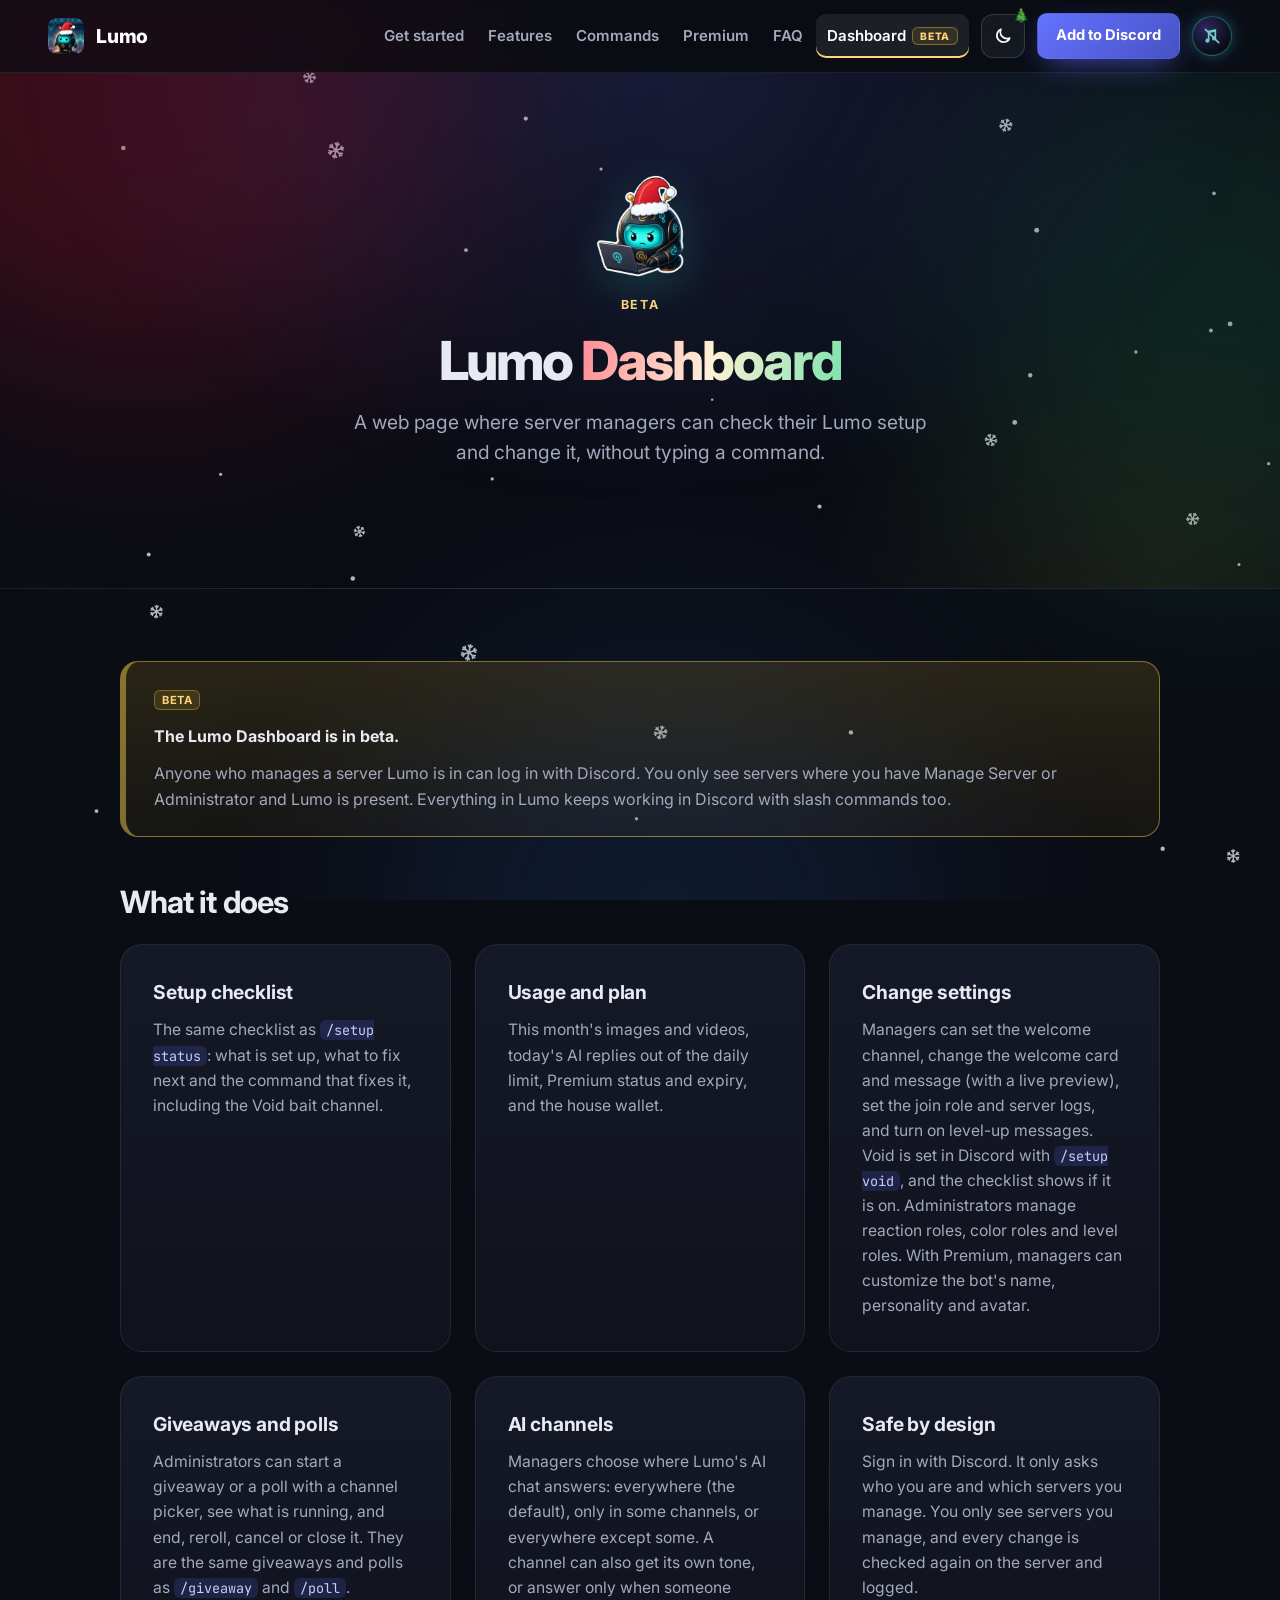
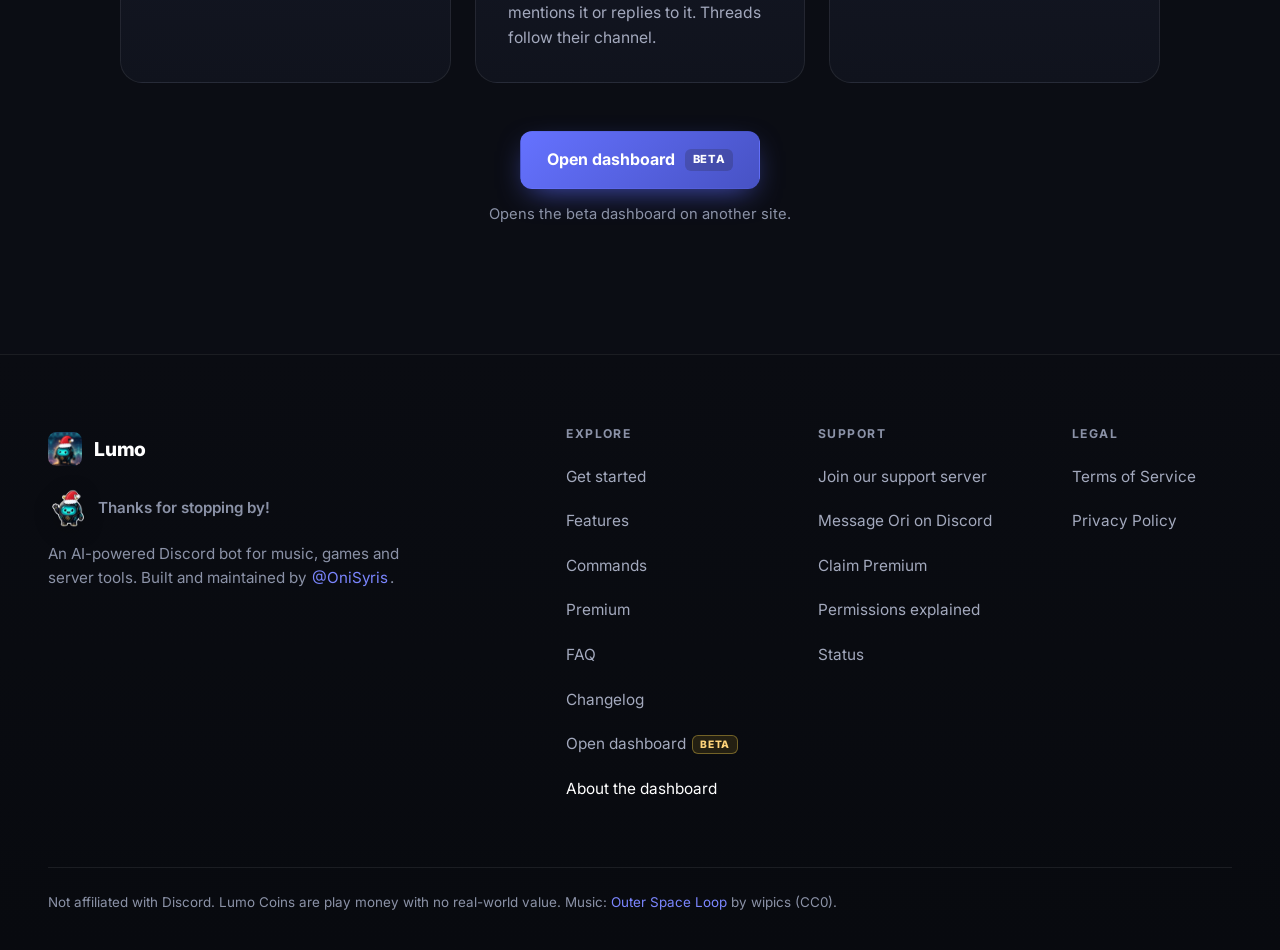
<file: dashboard.html>
<!DOCTYPE html>
<html lang="en">
<head>
  <meta charset="utf-8">
  <meta name="viewport" content="width=device-width, initial-scale=1">
  <title>Lumo Dashboard (beta)</title>
  <meta name="description" content="The Lumo web dashboard (beta): log in with Discord to check your server&#x27;s setup, change welcome, logs and the join role, manage reaction roles, Customize, giveaways and polls, choose where the AI answers, and see usage. Open to anyone who manages a server Lumo is in.">
  <meta name="theme-color" content="#0b0d14">
  <meta name="color-scheme" content="dark">
  <link rel="canonical" href="https://lumobot.org/dashboard.html">
  <meta property="og:site_name" content="Lumo AI">
  <meta property="og:type" content="website">
  <meta property="og:url" content="https://lumobot.org/dashboard.html">
  <meta property="og:title" content="Lumo Dashboard (beta)">
  <meta property="og:description" content="The Lumo web dashboard (beta): log in with Discord to check your server&#x27;s setup, change welcome, logs and the join role, manage reaction roles, Customize, giveaways and polls, choose where the AI answers, and see usage. Open to anyone who manages a server Lumo is in.">
  <meta property="og:image" content="https://lumobot.org/og-image.png">
  <meta property="og:image:width" content="1200">
  <meta property="og:image:height" content="630">
  <meta property="og:image:alt" content="Lumo: the robot mascot waving beside the Lumo name and the tagline AI-powered all-in-one Discord bot">
  <meta name="twitter:card" content="summary_large_image">
  <meta name="twitter:title" content="Lumo Dashboard (beta)">
  <meta name="twitter:description" content="The Lumo web dashboard (beta): log in with Discord to check your server&#x27;s setup, change welcome, logs and the join role, manage reaction roles, Customize, giveaways and polls, choose where the AI answers, and see usage. Open to anyone who manages a server Lumo is in.">
  <meta name="twitter:image" content="https://lumobot.org/og-image.png">
  <meta name="twitter:image:alt" content="Lumo: the robot mascot waving beside the Lumo name and the tagline AI-powered all-in-one Discord bot">
  <link rel="icon" href="favicon.ico" sizes="any">
  <link rel="icon" type="image/png" sizes="32x32" href="favicon-32x32.png">
  <link rel="icon" type="image/png" sizes="16x16" href="favicon-16x16.png">
  <link rel="apple-touch-icon" sizes="180x180" href="apple-touch-icon.png">
  <link rel="manifest" href="site.webmanifest">
  <link rel="preconnect" href="https://fonts.googleapis.com">
  <link rel="preconnect" href="https://fonts.gstatic.com" crossorigin>
  <link href="https://fonts.googleapis.com/css2?family=Inter:wght@400;500;600;700;800&family=JetBrains+Mono:wght@500&display=swap" rel="stylesheet">
  <link rel="stylesheet" href="styles.css?v=6504800a8f">
  <script>(function(d){var s="dark";try{s=localStorage.getItem("aeth-theme")||s}catch(e){}if(s!="light"&&s!="auto")s="dark";var h=d.documentElement;h.classList.add("js");h.setAttribute("data-theme-pref",s);h.setAttribute("data-theme",s=="auto"?(matchMedia("(prefers-color-scheme: light)").matches?"light":"dark"):s)})(document)</script>
  <script src="/assets/lumo-holiday.js?v=641148b99e"></script>
</head>
<body>
  <a class="skip-link" href="#main">Skip to content</a>
  <div class="bg-orbs" aria-hidden="true"><span></span><span></span><span></span></div>

  <header class="nav" id="top">
    <div class="wrap nav-inner">
      <a class="brand" href="index.html" aria-label="Lumo home"><img src="assets/logo.webp" alt="" width="36" height="36" decoding="async"><span>Lumo</span></a>
      <nav class="nav-right" aria-label="Main">
        <div class="nav-links">
        <a href="getting-started.html">Get started</a>
        <a href="features.html">Features</a>
        <a href="commands.html">Commands</a>
        <a href="premium.html">Premium</a>
        <a href="faq.html">FAQ</a>
        <a href="dashboard.html" aria-current="page">Dashboard <span class="beta-chip">Beta</span></a>
        </div>
        <div class="theme-pop"><button type="button" class="theme-btn" data-theme-menu aria-haspopup="true" aria-expanded="false" aria-controls="theme-menu" aria-label="Appearance and seasonal theme" title="Appearance"><svg class="ti ti-dark" viewBox="0 0 24 24" aria-hidden="true" focusable="false" fill="none" stroke="currentColor" stroke-width="2" stroke-linecap="round" stroke-linejoin="round"><path d="M20 14.5A8 8 0 0 1 9.5 4a8 8 0 1 0 10.5 10.5Z"/></svg><svg class="ti ti-light" viewBox="0 0 24 24" aria-hidden="true" focusable="false" fill="none" stroke="currentColor" stroke-width="2" stroke-linecap="round" stroke-linejoin="round"><circle cx="12" cy="12" r="4"/><path d="M12 2v2M12 20v2M4.9 4.9l1.4 1.4M17.7 17.7l1.4 1.4M2 12h2M20 12h2M4.9 19.1l1.4-1.4M17.7 6.3l1.4-1.4"/></svg><svg class="ti ti-auto" viewBox="0 0 24 24" aria-hidden="true" focusable="false" fill="none" stroke="currentColor" stroke-width="2" stroke-linecap="round" stroke-linejoin="round"><circle cx="12" cy="12" r="9"/><path d="M12 3a9 9 0 0 1 0 18Z" fill="currentColor"/></svg></button><div class="theme-menu" id="theme-menu" hidden><div class="theme-seg-wrap"><span>Appearance</span><div class="theme-seg" role="group" aria-label="Color theme"><button type="button" class="seg-b" data-theme-set="dark" aria-pressed="false"><svg class="ti ti-dark" viewBox="0 0 24 24" aria-hidden="true" focusable="false" fill="none" stroke="currentColor" stroke-width="2" stroke-linecap="round" stroke-linejoin="round"><path d="M20 14.5A8 8 0 0 1 9.5 4a8 8 0 1 0 10.5 10.5Z"/></svg><span>Dark</span></button><button type="button" class="seg-b" data-theme-set="light" aria-pressed="false"><svg class="ti ti-light" viewBox="0 0 24 24" aria-hidden="true" focusable="false" fill="none" stroke="currentColor" stroke-width="2" stroke-linecap="round" stroke-linejoin="round"><circle cx="12" cy="12" r="4"/><path d="M12 2v2M12 20v2M4.9 4.9l1.4 1.4M17.7 17.7l1.4 1.4M2 12h2M20 12h2M4.9 19.1l1.4-1.4M17.7 6.3l1.4-1.4"/></svg><span>Light</span></button><button type="button" class="seg-b" data-theme-set="auto" aria-pressed="false"><svg class="ti ti-auto" viewBox="0 0 24 24" aria-hidden="true" focusable="false" fill="none" stroke="currentColor" stroke-width="2" stroke-linecap="round" stroke-linejoin="round"><circle cx="12" cy="12" r="9"/><path d="M12 3a9 9 0 0 1 0 18Z" fill="currentColor"/></svg><span>Auto</span></button></div></div><div class="theme-seg-wrap"><span>Seasonal <small data-holiday-now></small></span><div class="hol-grid" role="group" aria-label="Seasonal theme"><button type="button" class="hol-b hol-auto" data-holiday-set="auto" aria-pressed="false"><svg class="hi" viewBox="0 0 24 24" aria-hidden="true" focusable="false" fill="none" stroke="currentColor" stroke-width="2" stroke-linecap="round" stroke-linejoin="round"><rect x="3.5" y="5" width="17" height="15" rx="2.5"/><path d="M3.5 10h17M8 3v4M16 3v4"/></svg><span>Auto</span></button><button type="button" class="hol-b hol-off" data-holiday-set="off" aria-pressed="false"><svg class="hi" viewBox="0 0 24 24" aria-hidden="true" focusable="false" fill="none" stroke="currentColor" stroke-width="2" stroke-linecap="round" stroke-linejoin="round"><circle cx="12" cy="12" r="8.5"/><path d="M6 18 18 6"/></svg><span>Off</span></button><button type="button" class="hol-b hol-halloween" data-holiday-set="halloween" aria-pressed="false"><span class="he" aria-hidden="true">🎃</span><span>Halloween</span></button><button type="button" class="hol-b hol-thanksgiving" data-holiday-set="thanksgiving" aria-pressed="false"><span class="he" aria-hidden="true">🦃</span><span>Thanksgiving</span></button><button type="button" class="hol-b hol-christmas" data-holiday-set="christmas" aria-pressed="false"><span class="he" aria-hidden="true">🎄</span><span>Christmas</span></button></div></div></div></div>
        <a class="btn btn-ghost btn-sm nav-dash" href="https://dashboard.lumobot.org" target="_blank" rel="noopener">Open dashboard <span class="beta-chip">Beta</span></a>
        <a class="btn btn-primary btn-sm nav-add" href="https://discord.com/oauth2/authorize?client_id=1545140271073722378&amp;permissions=309576723664&amp;scope=bot+applications.commands" target="_blank" rel="noopener">Add to Discord</a>
        <details class="nav-menu">
          <summary aria-label="Menu"><span class="bars" aria-hidden="true"></span></summary>
          <div class="nav-panel">
          <a href="getting-started.html">Get started</a>
          <a href="features.html">Features</a>
          <a href="commands.html">Commands</a>
          <a href="premium.html">Premium</a>
          <a href="faq.html">FAQ</a>
          <a href="dashboard.html" aria-current="page">About the dashboard <span class="beta-chip">Beta</span></a>
          <a class="btn btn-ghost nav-panel-dash" href="https://dashboard.lumobot.org" target="_blank" rel="noopener">Open dashboard <span class="beta-chip">Beta</span></a>
            <a class="btn btn-primary nav-panel-add" href="https://discord.com/oauth2/authorize?client_id=1545140271073722378&amp;permissions=309576723664&amp;scope=bot+applications.commands" target="_blank" rel="noopener">Add to Discord</a>
            <div class="theme-seg-wrap"><span>Appearance</span><div class="theme-seg" role="group" aria-label="Color theme"><button type="button" class="seg-b" data-theme-set="dark" aria-pressed="false"><svg class="ti ti-dark" viewBox="0 0 24 24" aria-hidden="true" focusable="false" fill="none" stroke="currentColor" stroke-width="2" stroke-linecap="round" stroke-linejoin="round"><path d="M20 14.5A8 8 0 0 1 9.5 4a8 8 0 1 0 10.5 10.5Z"/></svg><span>Dark</span></button><button type="button" class="seg-b" data-theme-set="light" aria-pressed="false"><svg class="ti ti-light" viewBox="0 0 24 24" aria-hidden="true" focusable="false" fill="none" stroke="currentColor" stroke-width="2" stroke-linecap="round" stroke-linejoin="round"><circle cx="12" cy="12" r="4"/><path d="M12 2v2M12 20v2M4.9 4.9l1.4 1.4M17.7 17.7l1.4 1.4M2 12h2M20 12h2M4.9 19.1l1.4-1.4M17.7 6.3l1.4-1.4"/></svg><span>Light</span></button><button type="button" class="seg-b" data-theme-set="auto" aria-pressed="false"><svg class="ti ti-auto" viewBox="0 0 24 24" aria-hidden="true" focusable="false" fill="none" stroke="currentColor" stroke-width="2" stroke-linecap="round" stroke-linejoin="round"><circle cx="12" cy="12" r="9"/><path d="M12 3a9 9 0 0 1 0 18Z" fill="currentColor"/></svg><span>Auto</span></button></div></div><div class="theme-seg-wrap"><span>Seasonal <small data-holiday-now></small></span><div class="hol-grid" role="group" aria-label="Seasonal theme"><button type="button" class="hol-b hol-auto" data-holiday-set="auto" aria-pressed="false"><svg class="hi" viewBox="0 0 24 24" aria-hidden="true" focusable="false" fill="none" stroke="currentColor" stroke-width="2" stroke-linecap="round" stroke-linejoin="round"><rect x="3.5" y="5" width="17" height="15" rx="2.5"/><path d="M3.5 10h17M8 3v4M16 3v4"/></svg><span>Auto</span></button><button type="button" class="hol-b hol-off" data-holiday-set="off" aria-pressed="false"><svg class="hi" viewBox="0 0 24 24" aria-hidden="true" focusable="false" fill="none" stroke="currentColor" stroke-width="2" stroke-linecap="round" stroke-linejoin="round"><circle cx="12" cy="12" r="8.5"/><path d="M6 18 18 6"/></svg><span>Off</span></button><button type="button" class="hol-b hol-halloween" data-holiday-set="halloween" aria-pressed="false"><span class="he" aria-hidden="true">🎃</span><span>Halloween</span></button><button type="button" class="hol-b hol-thanksgiving" data-holiday-set="thanksgiving" aria-pressed="false"><span class="he" aria-hidden="true">🦃</span><span>Thanksgiving</span></button><button type="button" class="hol-b hol-christmas" data-holiday-set="christmas" aria-pressed="false"><span class="he" aria-hidden="true">🎄</span><span>Christmas</span></button></div></div>
          </div>
        </details>
      </nav>
    </div>
  </header>

  <main id="main">
    <header class="page-hero">
      <div class="wrap page-hero-inner">
        <img class="hero-pose" src="assets/robot/working-320.webp" alt="Lumo the robot typing on a laptop" width="112" height="112" fetchpriority="high" decoding="async">
        <span class="kicker">Beta</span>
        <h1>Lumo <span class="grad">Dashboard</span></h1>
        <p class="lead">A web page where server managers can check their Lumo setup and change it, without typing a command.</p>
      </div>
    </header>

    <section class="section section-tight" id="dashboard">
      <div class="wrap wrap-mid">
        <div class="beta-notice" role="note">
          <span class="badge b-premium">Beta</span>
          <p><strong>The Lumo Dashboard is in beta.</strong></p>
          <p>Anyone who manages a server Lumo is in can log in with Discord. You only see servers where you have Manage Server or Administrator and Lumo is present. Everything in Lumo keeps working in Discord with slash commands too.</p>
        </div>

        <h2 class="db-h">What it does</h2>
        <div class="info-grid">
          <article class="info-card"><h3>Setup checklist</h3><p>The same checklist as <code>/setup status</code>: what is set up, what to fix next and the command that fixes it, including the Void bait channel.</p></article>
          <article class="info-card"><h3>Usage and plan</h3><p>This month's images and videos, today's AI replies out of the daily limit, Premium status and expiry, and the house wallet.</p></article>
          <article class="info-card"><h3>Change settings</h3><p>Managers can set the welcome channel, change the welcome card and message (with a live preview), set the join role and server logs, and turn on level-up messages. Void is set in Discord with <code>/setup void</code>, and the checklist shows if it is on. Administrators manage reaction roles, color roles and level roles. With Premium, managers can customize the bot's name, personality and avatar.</p></article>
          <article class="info-card"><h3>Giveaways and polls</h3><p>Administrators can start a giveaway or a poll with a channel picker, see what is running, and end, reroll, cancel or close it. They are the same giveaways and polls as <code>/giveaway</code> and <code>/poll</code>.</p></article>
          <article class="info-card"><h3>AI channels</h3><p>Managers choose where Lumo's AI chat answers: everywhere (the default), only in some channels, or everywhere except some. A channel can also get its own tone, or answer only when someone mentions it or replies to it. Threads follow their channel.</p></article>
          <article class="info-card"><h3>Safe by design</h3><p>Sign in with Discord. It only asks who you are and which servers you manage. You only see servers you manage, and every change is checked again on the server and logged.</p></article>
        </div>

        <div class="db-open">
          <div class="cta center"><a class="btn btn-primary" href="https://dashboard.lumobot.org" target="_blank" rel="noopener">Open dashboard <span class="db-tag">beta</span></a></div>
          <p class="db-note">Opens the beta dashboard on another site.</p>
        </div>
      </div>
    </section>
  </main>

  <footer class="footer">
    <div class="wrap footer-inner">
      <div class="footer-brand">
        <a class="brand" href="index.html"><img src="assets/logo.webp" alt="" width="34" height="34" loading="lazy" decoding="async"><span>Lumo</span></a>
        <p class="footer-wave"><img class="mini-bot" src="assets/robot/wave-96.webp" alt="" width="40" height="40" loading="lazy" decoding="async"><span>Thanks for stopping by!</span></p>
        <p>An AI-powered Discord bot for music, games and server tools. Built and maintained by <a href="https://github.com/OniSyris" target="_blank" rel="noopener">@OniSyris</a>.</p>
      </div>
      <nav class="footer-cols" aria-label="Footer">
        <div>
          <h2>Explore</h2>
          <a href="getting-started.html">Get started</a>
          <a href="features.html">Features</a>
          <a href="commands.html">Commands</a>
          <a href="premium.html">Premium</a>
          <a href="faq.html">FAQ</a>
          <a href="changelog.html">Changelog</a>
          <a href="https://dashboard.lumobot.org" target="_blank" rel="noopener">Open dashboard <span class="beta-chip">Beta</span></a>
          <a href="dashboard.html" aria-current="page">About the dashboard</a>
        </div>
        <div>
          <h2>Support</h2>
          <a href="https://discord.gg/KZjebts36C" target="_blank" rel="noopener">Join our support server</a>
          <a href="https://discord.com/users/1022200760018161684" target="_blank" rel="noopener">Message Ori on Discord</a>
          <a href="faq.html#claim">Claim Premium</a>
          <a href="faq.html#permissions">Permissions explained</a>
          <a href="status.html">Status</a>
        </div>
        <div>
          <h2>Legal</h2>
          <a href="terms.html">Terms of Service</a>
          <a href="privacy.html">Privacy Policy</a>
        </div>
      </nav>
    </div>
    <div class="wrap footer-note">Not affiliated with Discord. Lumo Coins are play money with no real-world value. Music: <a href="https://opengameart.org/content/outer-space-loop" target="_blank" rel="noopener">Outer Space Loop</a> by wipics (CC0).</div>
  </footer>

  <div class="toast" id="toast" role="status" aria-live="polite"></div>
  <script src="/assets/lumo-music.js?v=b76e843706" data-slot=".nav-right .nav-menu" data-src="/assets/audio/outer-space-loop.mp3?v=75da4f5d" data-exclude="^/dashboard/" data-volume="0.16" data-fade="2.5" defer></script>
  <script src="script.js?v=3b06cc299d" defer></script>
</body>
</html>
</file>
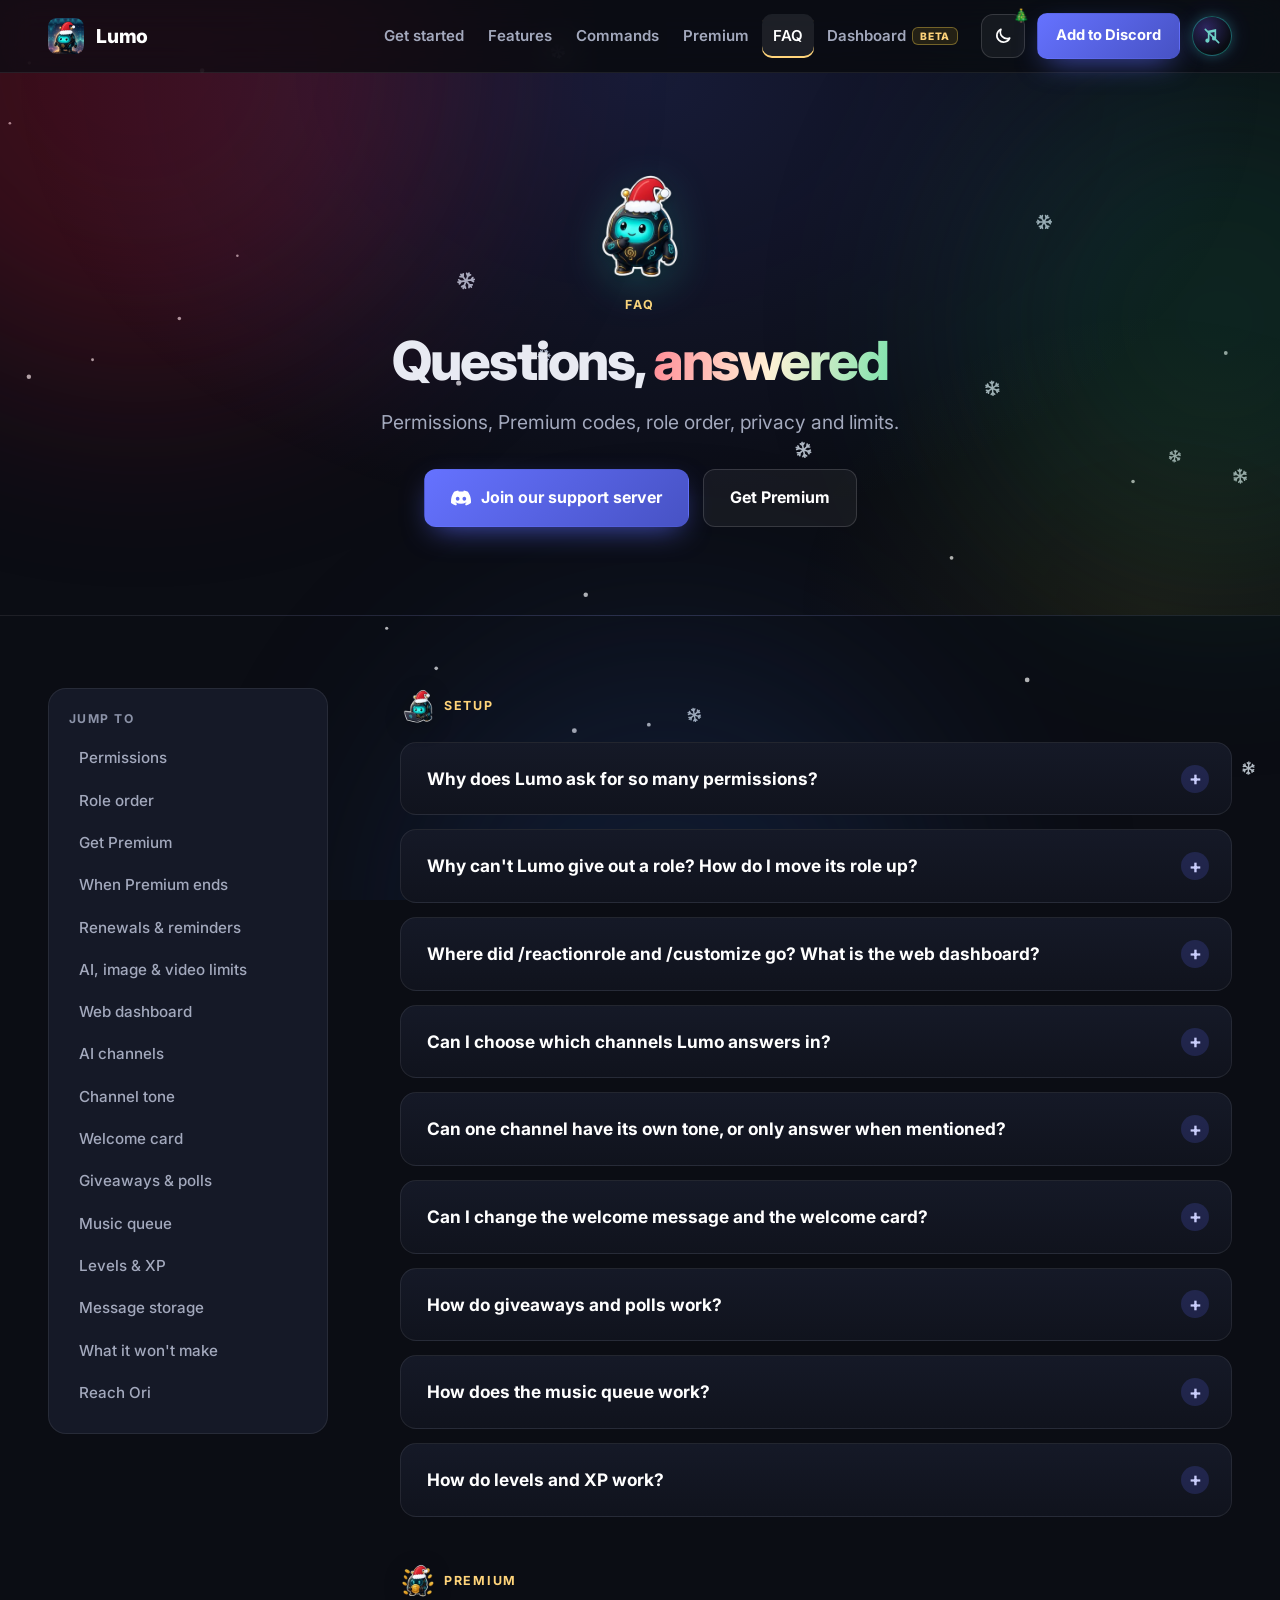
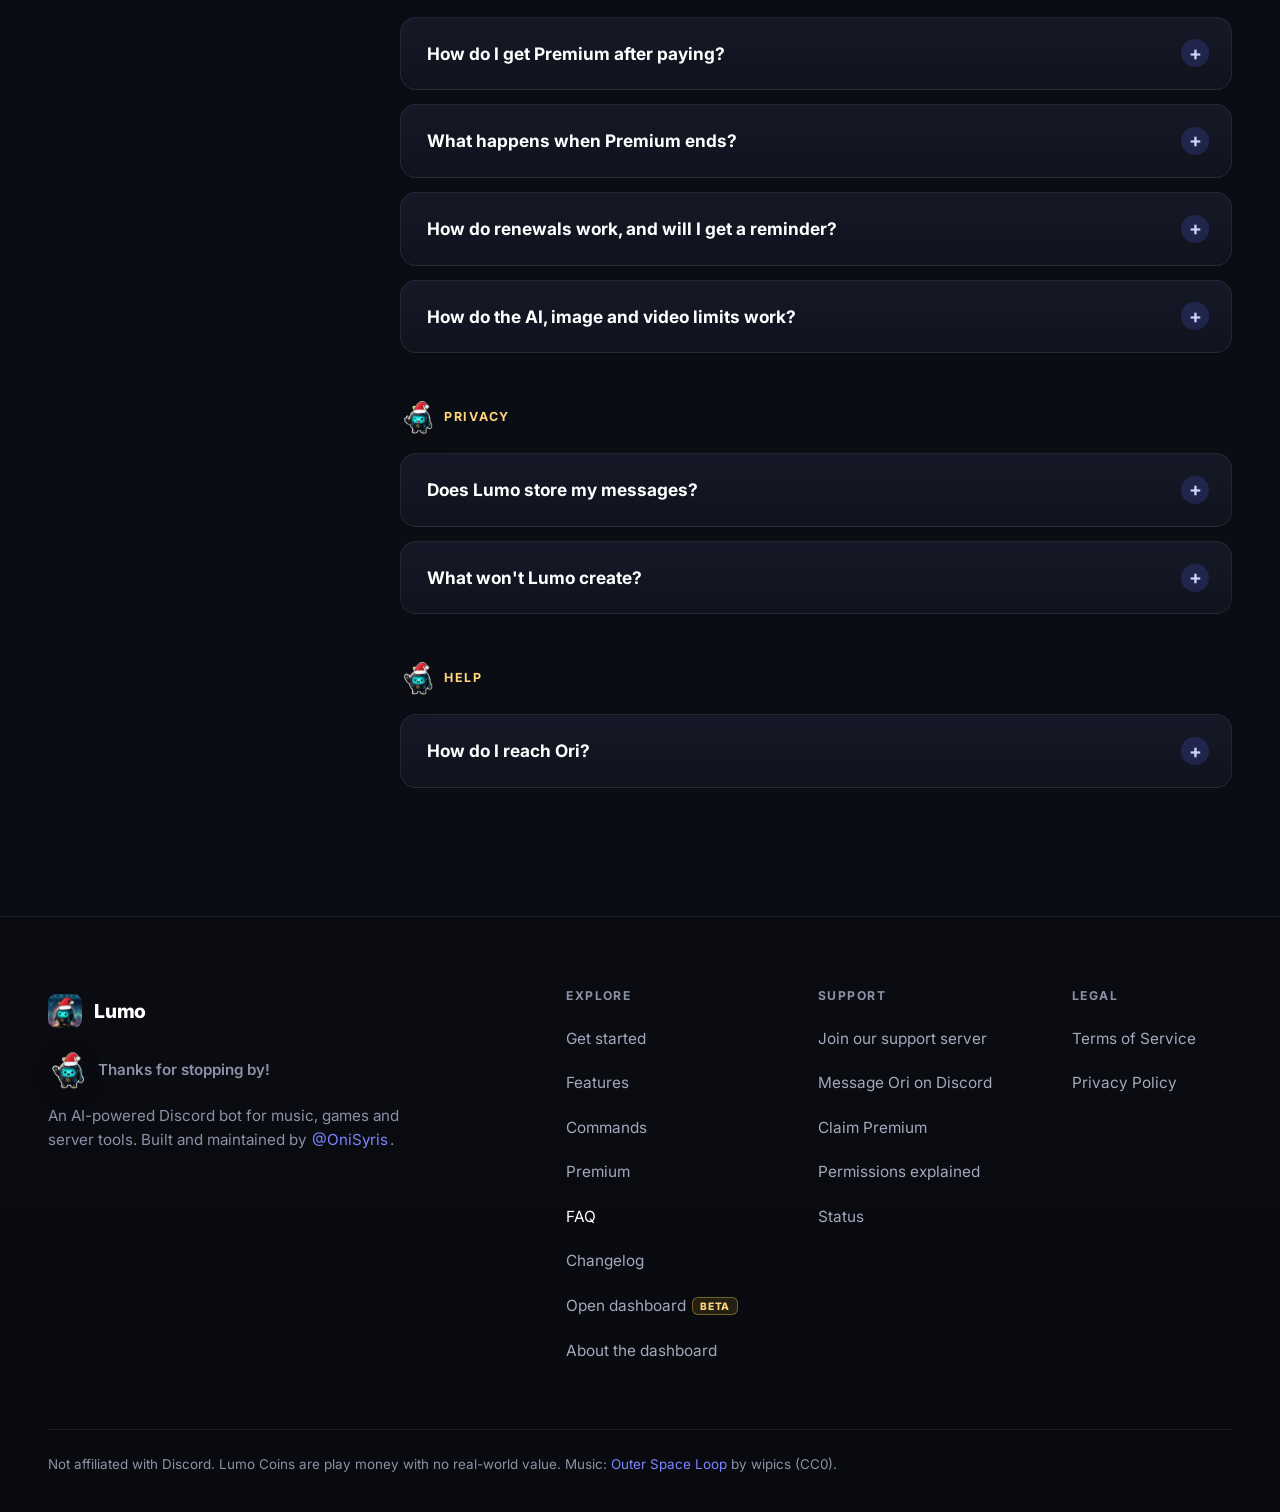
<file: faq.html>
<!DOCTYPE html>
<html lang="en">
<head>
  <meta charset="utf-8">
  <meta name="viewport" content="width=device-width, initial-scale=1">
  <title>Lumo FAQ: permissions, Premium codes, privacy and limits</title>
  <meta name="description" content="Answers about Lumo: why each Discord permission is requested, how to get Premium after paying on Ko-fi, what happens when Premium ends, role order, message storage and the AI, image and video limits.">
  <meta name="theme-color" content="#0b0d14">
  <meta name="color-scheme" content="dark">
  <link rel="canonical" href="https://lumobot.org/faq.html">
  <meta property="og:site_name" content="Lumo AI">
  <meta property="og:type" content="website">
  <meta property="og:url" content="https://lumobot.org/faq.html">
  <meta property="og:title" content="Lumo FAQ">
  <meta property="og:description" content="Permissions explained, how to get Premium after paying on Ko-fi, what happens when Premium ends, privacy and the AI, image and video limits.">
  <meta property="og:image" content="https://lumobot.org/og-image.png">
  <meta property="og:image:width" content="1200">
  <meta property="og:image:height" content="630">
  <meta property="og:image:alt" content="Lumo: the robot mascot waving beside the Lumo name and the tagline AI-powered all-in-one Discord bot">
  <meta name="twitter:card" content="summary_large_image">
  <meta name="twitter:title" content="Lumo FAQ">
  <meta name="twitter:description" content="Permissions explained, how to get Premium after paying on Ko-fi, what happens when Premium ends, privacy and the AI, image and video limits.">
  <meta name="twitter:image" content="https://lumobot.org/og-image.png">
  <meta name="twitter:image:alt" content="Lumo: the robot mascot waving beside the Lumo name and the tagline AI-powered all-in-one Discord bot">
  <link rel="icon" href="favicon.ico" sizes="any">
  <link rel="icon" type="image/png" sizes="32x32" href="favicon-32x32.png">
  <link rel="icon" type="image/png" sizes="16x16" href="favicon-16x16.png">
  <link rel="apple-touch-icon" sizes="180x180" href="apple-touch-icon.png">
  <link rel="manifest" href="site.webmanifest">
  <link rel="preconnect" href="https://fonts.googleapis.com">
  <link rel="preconnect" href="https://fonts.gstatic.com" crossorigin>
  <link href="https://fonts.googleapis.com/css2?family=Inter:wght@400;500;600;700;800&family=JetBrains+Mono:wght@500&display=swap" rel="stylesheet">
  <link rel="stylesheet" href="styles.css?v=6504800a8f">
  <script>(function(d){var s="dark";try{s=localStorage.getItem("aeth-theme")||s}catch(e){}if(s!="light"&&s!="auto")s="dark";var h=d.documentElement;h.classList.add("js");h.setAttribute("data-theme-pref",s);h.setAttribute("data-theme",s=="auto"?(matchMedia("(prefers-color-scheme: light)").matches?"light":"dark"):s)})(document)</script>
  <script src="/assets/lumo-holiday.js?v=641148b99e"></script>
  <script type="application/ld+json">
{
  "@context": "https://schema.org",
  "@type": "FAQPage",
  "mainEntity": [
    {
      "@type": "Question",
      "name": "Why does Lumo ask for so many permissions?",
      "acceptedAnswer": {
        "@type": "Answer",
        "text": "<p>The invite link asks for one permission bundle (309576723664). It does <b>not<\/b> include Administrator, Kick, Ban or Manage Server. Each permission is tied to a feature:<\/p><ul><li><b>View Channels, Send Messages<\/b>: Read the channels you add it to and reply in them. Nothing works without these.<\/li><li><b>Send Messages in Threads, Create Public Threads<\/b>: Reply inside threads, and open a thread when you ask Lumo to.<\/li><li><b>Embed Links<\/b>: Post the gold embeds used by /help, games, the wallet and the now-playing panel.<\/li><li><b>Attach Files<\/b>: Send the images and videos it generates, the welcome card, and the drawn game tables.<\/li><li><b>Read Message History<\/b>: Follow a conversation and reply chain, and let /purge see the messages it deletes.<\/li><li><b>Add Reactions<\/b>: Add the reactions for reaction-role and color-role panels, which you set up in the web dashboard.<\/li><li><b>Use External Emojis<\/b>: Use your server's custom emojis in its replies and panels.<\/li><li><b>Manage Roles<\/b>: Give out roles for reaction roles, color roles and /setup autorole. Discord also needs its role to sit above them (see below).<\/li><li><b>Manage Channels<\/b>: Rename the voice channel for /setup datechannel each night.<\/li><li><b>View Audit Log<\/b>: Show who did what in /setup logs entries (for example who deleted a message or changed a role).<\/li><li><b>Manage Messages<\/b>: Needed for /purge and message cleanup.<\/li><li><b>Change Nickname<\/b>: Lets the Customize page in the web dashboard rename Lumo in your server.<\/li><li><b>Connect, Speak<\/b>: Join a voice channel and talk or play music: /play and /voice.<\/li><\/ul><p>You can switch individual permissions off in Server Settings → Roles. Everything else keeps working; only the feature in the table stops.<\/p>"
      }
    },
    {
      "@type": "Question",
      "name": "Why can't Lumo give out a role? How do I move its role up?",
      "acceptedAnswer": {
        "@type": "Answer",
        "text": "<p>Discord only lets a bot hand out roles that sit <b>below<\/b> its own role. If reaction roles, color roles or auto-role fail:<\/p><ol><li>Open Server Settings → Roles.<\/li><li>Drag <b>Lumo<\/b>'s role above every role it should give out.<\/li><li>Save, then try again. Make sure it still has <b>Manage Roles<\/b>.<\/li><\/ol>"
      }
    },
    {
      "@type": "Question",
      "name": "How do I get Premium after paying?",
      "acceptedAnswer": {
        "@type": "Answer",
        "text": "<p>Join the <b>Lumo Premium<\/b> membership on <a href=\"https://ko-fi.com/oniori\" target=\"_blank\" rel=\"noopener\">Ko-fi<\/a>. Then someone with the <b>Administrator<\/b> permission runs this in the server that should get Premium:<\/p><p>/premium claim you@example.com<\/p><p>Use the email you paid with, or the transaction ID from your Ko-fi receipt. Premium is active right away, and every renewal extends that same server by itself. A payment can be claimed for 60 days. If Ko-fi shares your Discord account, Lumo also DMs you a code.<\/p><p>Got a code like LUMO-XXXX-XXXX (or an older AETH- one)? Run /premium redeem with it instead. After 5 misses in 15 minutes you are locked out for the rest of that window, so copy it exactly.<\/p>"
      }
    },
    {
      "@type": "Question",
      "name": "What happens when Premium ends?",
      "acceptedAnswer": {
        "@type": "Answer",
        "text": "<p>AI features switch off: AI chat, live voice and emoji descriptions. Lumo posts a notice when it ends.<\/p><p>Your custom name, personality, avatar, banner and bio from the web dashboard are <b>paused, not deleted<\/b>, and they come back if you renew. Everything free keeps working: music, the 7 games and Lumo Coins, giveaways and polls, reaction and color roles, logs, autorole, welcome messages, /profile, /server and /top.<\/p><p>If you cancel on Ko-fi, Premium stays until the end of the month you paid for. See <a href=\"https://lumobot.org/premium.html#renewals\">renewals and expiry<\/a>.<\/p>"
      }
    },
    {
      "@type": "Question",
      "name": "How do renewals work, and will I get a reminder?",
      "acceptedAnswer": {
        "@type": "Answer",
        "text": "<p>The Ko-fi membership renews every month, and each payment adds a month to the same server on top of the time you have, so nothing is lost. Ko-fi servers get no reminder because they renew on their own.<\/p><p>Codes are 30 days and stack the same way. About 3 days before a code's time ends, Lumo posts one reminder in your server's system channel (or DMs whoever redeemed the code, then the server owner, if it can't).<\/p>"
      }
    },
    {
      "@type": "Question",
      "name": "How do the AI, image and video limits work?",
      "acceptedAnswer": {
        "@type": "Answer",
        "text": "<p>To keep things fair, each person gets <b>20 AI replies per day<\/b> in a server, and each Premium server gets <b>100 AI replies per day<\/b> in total. An AI reply is one answer from the AI: a chat reply or a live-voice reply. Both counts reset at midnight Eastern Time.<\/p><p>When you use up your own 20, or the server uses up its 100, Lumo says which limit was reached and when it resets (at most once an hour per channel) and stays quiet until then; other people can keep going if only your own limit was reached. Music, games, roles and every other non-AI feature keep working. Images and videos have their own monthly limit.<\/p><p>Images and videos share one monthly limit: each person gets <b>2 per month<\/b> in a server (an image, an image edit or a video), and each server gets <b>15 in total<\/b> per month. Videos are <b>3 seconds<\/b> long. They reset on the 1st at midnight Eastern Time. Errors and content-policy blocks don't count. When a server uses one up, Lumo says so in one line, with the reset date, at most once an hour per channel.<\/p>"
      }
    },
    {
      "@type": "Question",
      "name": "Where did /reactionrole and /customize go? What is the web dashboard?",
      "acceptedAnswer": {
        "@type": "Answer",
        "text": "<p>Reaction roles and Customize moved from slash commands to the <b>web dashboard (beta)<\/b>, together with pages for giveaways, polls and <b>AI channels<\/b> (where the AI chat answers). Log in with Discord at <a href=\"https://dashboard.lumobot.org\" target=\"_blank\" rel=\"noopener\">dashboard.lumobot.org<\/a>, pick your server, then use <b>Roles<\/b> (post, edit or delete reaction-role panels, or add the 12 color roles) or <b>Customize<\/b> (a custom name, personality, avatar, profile banner and bio; needs Premium).<\/p><p>You only see servers where you have Manage Server or Administrator and Lumo is present. Reaction roles, giveaways and polls need Administrator; Settings and Customize need Manage Server. Panels you already posted keep working exactly as before. /help in Discord links to the dashboard too.<\/p>"
      }
    },
    {
      "@type": "Question",
      "name": "Can I choose which channels Lumo answers in?",
      "acceptedAnswer": {
        "@type": "Answer",
        "text": "<p>Yes. In the <b>web dashboard (beta)<\/b>, open your server, then <b>Features<\/b> and the <b>AI channels<\/b> card (it is also linked from Settings). You need <b>Manage Server<\/b>. Pick one of three modes: <b>everywhere<\/b> (the default, so nothing changes until you choose), <b>only in the channels you tick<\/b>, or <b>everywhere except the channels you tick<\/b>. Threads and forum posts follow the channel they belong to.<\/p><p>Where Lumo is told to stay quiet it does not reply, does not call the AI and does not use up anyone&#x27;s daily limit. Music, games, giveaways, polls and the other commands still work in every channel, and direct messages are unchanged. There is no slash command for this yet; it lives in the dashboard.<\/p>"
      }
    },
    {
      "@type": "Question",
      "name": "Can one channel have its own tone, or only answer when mentioned?",
      "acceptedAnswer": {
        "@type": "Answer",
        "text": "<p>Yes. On the same <b>AI channels<\/b> page, add a <b>channel note<\/b> to any text channel. The <b>tone hint<\/b> is a short line (up to 200 characters, for example <i>friendly and brief<\/i>) that Lumo follows in that channel only. It can only describe a tone: links, mentions and anything that tries to give the AI new orders are refused. You can also tick <b>only answer when @mentioned or replied to<\/b>, so the bot ignores its name in normal chatter there but still answers a real mention or a reply.<\/p><p>A server can have up to 25 channel notes, and each list holds up to 100 channels. Saving rules does not need Premium, but the AI chat itself still does.<\/p>"
      }
    },
    {
      "@type": "Question",
      "name": "Can I change the welcome message and the welcome card?",
      "acceptedAnswer": {
        "@type": "Answer",
        "text": "<p>Yes, for free. Every new member gets a <b>welcome card<\/b>: a picture with their avatar, their name and their member number, next to a short message. In the <b>web dashboard (beta)<\/b>, open your server, then <b>Features<\/b> and the <b>Welcome<\/b> card (it is also linked from Settings). You need <b>Manage Server<\/b>. You can turn welcomes on or off, pick the channel (the same one /setup welcome sets), turn the card off, change the card&#x27;s title and subtitle and the message above it, watch a live preview and reset everything to the defaults.<\/p><p>Use {user} for the member&#x27;s name, {mention} to ping the new member (in the message only), {server} and {count} for the member number. Pings for @everyone, @here, roles and channels are removed, Discord invite links are not allowed, and only the new member can ever be pinged. If the card can&#x27;t be made, Lumo posts the message as plain text.<\/p>"
      }
    },
    {
      "@type": "Question",
      "name": "How do giveaways and polls work?",
      "acceptedAnswer": {
        "@type": "Answer",
        "text": "<p>Only server <b>Administrators<\/b> can run /giveaway and /poll (the commands are hidden from other members). They start one with /giveaway start (prize, duration, winners, optional required role) or /poll create (a question with 2 to 10 options, an optional duration, and an option to let people pick several). Members press a button: <b>Enter<\/b> or <b>Leave<\/b> for a giveaway, one button per option for a poll.<\/p><p>Winners are drawn at random from people who are still in the server, and a reroll never picks the same person twice. Poll votes can be changed and are never shown by name. Each server can have up to 10 giveaways and 10 polls running. They are free, use no AI and never count toward the AI limits, and their buttons and timers keep working after a restart. The same tools are in the web dashboard (beta).<\/p>"
      }
    },
    {
      "@type": "Question",
      "name": "How does the music queue work?",
      "acceptedAnswer": {
        "@type": "Answer",
        "text": "<p>/play adds one song at a time. If nothing is playing it starts right away; if a song is already playing, you get <b>Added to queue<\/b> with the song's position, and the next song starts by itself when one ends. Each server can have up to 25 songs waiting. If a song can't be played, Lumo skips it and says so.<\/p><p>The now-playing message shows what is up next and has <b>Pause/Resume<\/b>, <b>Skip<\/b>, <b>Stop<\/b> (which also clears the queue) and <b>Queue<\/b> (a private list of the next 10). /queue view, /queue remove (by position) and /queue clear do the same from the command line. Anyone in the voice channel can use the buttons and the remove and clear commands, and so can admins; anyone can look at the queue. The queue lives in memory, so a restart or Lumo leaving the voice channel empties it.<\/p>"
      }
    },
    {
      "@type": "Question",
      "name": "How do levels and XP work?",
      "acceptedAnswer": {
        "@type": "Answer",
        "text": "<p>Everyone earns XP in every server: 15 to 25 XP for a message, at most once a minute, plus 10 XP for each minute in a voice channel with someone else. Bots, webhooks and DMs never count. Level 1 takes 100 XP and each level takes a bit more. /rank shows your level card, /top sort: Levels shows the top 5, and /profile shows the same level.<\/p><p>Level-up messages and level roles are off by default. A server manager turns them on from the <b>Level-up messages &amp; roles<\/b> card in the <a href=\"dashboard.html\">web dashboard (beta)<\/a> and can pick channels that give no XP. Lumo only stores the XP number, never what anyone wrote, and /forgetme erases it.<\/p>"
      }
    },
    {
      "@type": "Question",
      "name": "Does Lumo store my messages?",
      "acceptedAnswer": {
        "@type": "Answer",
        "text": "<p>Only briefly, and only in servers with Premium. To follow a conversation it keeps a short record of recent channel messages (the first 280 characters, up to 150 per channel) in channels where the AI may answer, and each one <b>expires after 3 days<\/b>. A server without Premium, or a channel with the AI switched off, keeps no message text at all. If you delete a message on Discord, its saved copy is deleted too.<\/p><p>Lumo does not record or save voice audio. What you send to the AI (messages, images and what you say in a voice channel when live voice is on) is processed by a third-party AI provider, xAI (the company behind Grok), to write the reply. Lumo Coin wallets, stats and server settings are kept until deleted. Full details are in the <a href=\"https://lumobot.org/privacy.html\">Privacy Policy<\/a>.<\/p>"
      }
    },
    {
      "@type": "Question",
      "name": "What won't Lumo create?",
      "acceptedAnswer": {
        "@type": "Answer",
        "text": "<p>Lumo follows <a href=\"https://discord.com/guidelines\" target=\"_blank\" rel=\"noopener\">Discord's rules<\/a> and the AI provider's. It never makes <b>explicit sexual content<\/b>. <b>Suggestive<\/b> images are made only in <b>age-restricted channels<\/b>. Nothing sexual, suggestive or revealing is made from <b>a real person's picture<\/b> (a member's profile picture or a photo you attach), even in age-restricted channels. If the AI provider refuses a request, Lumo tells you so and does not reword it to get around the refusal. See the <a href=\"terms.html#acceptable-use\">Terms of Service<\/a>.<\/p>"
      }
    },
    {
      "@type": "Question",
      "name": "How do I reach Ori?",
      "acceptedAnswer": {
        "@type": "Answer",
        "text": "<p>The fastest way is our <a href=\"https://discord.gg/KZjebts36C\" target=\"_blank\" rel=\"noopener\">support server on Discord<\/a>: ask questions, report bugs or get help with Premium there. For a data deletion request, or if a Ko-fi payment doesn't show up, message me directly: <a href=\"https://discord.com/users/1022200760018161684\" target=\"_blank\" rel=\"noopener\">Message Ori on Discord<\/a>. I also build and maintain the bot on GitHub as <a href=\"https://github.com/OniSyris\" target=\"_blank\" rel=\"noopener\">@OniSyris<\/a>.<\/p>"
      }
    }
  ]
}
  </script>
</head>
<body>
  <a class="skip-link" href="#main">Skip to content</a>
  <div class="bg-orbs" aria-hidden="true"><span></span><span></span><span></span></div>

  <header class="nav" id="top">
    <div class="wrap nav-inner">
      <a class="brand" href="index.html" aria-label="Lumo home"><img src="assets/logo.webp" alt="" width="36" height="36" decoding="async"><span>Lumo</span></a>
      <nav class="nav-right" aria-label="Main">
        <div class="nav-links">
        <a href="getting-started.html">Get started</a>
        <a href="features.html">Features</a>
        <a href="commands.html">Commands</a>
        <a href="premium.html">Premium</a>
        <a href="faq.html" aria-current="page">FAQ</a>
        <a href="dashboard.html">Dashboard <span class="beta-chip">Beta</span></a>
        </div>
        <div class="theme-pop"><button type="button" class="theme-btn" data-theme-menu aria-haspopup="true" aria-expanded="false" aria-controls="theme-menu" aria-label="Appearance and seasonal theme" title="Appearance"><svg class="ti ti-dark" viewBox="0 0 24 24" aria-hidden="true" focusable="false" fill="none" stroke="currentColor" stroke-width="2" stroke-linecap="round" stroke-linejoin="round"><path d="M20 14.5A8 8 0 0 1 9.5 4a8 8 0 1 0 10.5 10.5Z"/></svg><svg class="ti ti-light" viewBox="0 0 24 24" aria-hidden="true" focusable="false" fill="none" stroke="currentColor" stroke-width="2" stroke-linecap="round" stroke-linejoin="round"><circle cx="12" cy="12" r="4"/><path d="M12 2v2M12 20v2M4.9 4.9l1.4 1.4M17.7 17.7l1.4 1.4M2 12h2M20 12h2M4.9 19.1l1.4-1.4M17.7 6.3l1.4-1.4"/></svg><svg class="ti ti-auto" viewBox="0 0 24 24" aria-hidden="true" focusable="false" fill="none" stroke="currentColor" stroke-width="2" stroke-linecap="round" stroke-linejoin="round"><circle cx="12" cy="12" r="9"/><path d="M12 3a9 9 0 0 1 0 18Z" fill="currentColor"/></svg></button><div class="theme-menu" id="theme-menu" hidden><div class="theme-seg-wrap"><span>Appearance</span><div class="theme-seg" role="group" aria-label="Color theme"><button type="button" class="seg-b" data-theme-set="dark" aria-pressed="false"><svg class="ti ti-dark" viewBox="0 0 24 24" aria-hidden="true" focusable="false" fill="none" stroke="currentColor" stroke-width="2" stroke-linecap="round" stroke-linejoin="round"><path d="M20 14.5A8 8 0 0 1 9.5 4a8 8 0 1 0 10.5 10.5Z"/></svg><span>Dark</span></button><button type="button" class="seg-b" data-theme-set="light" aria-pressed="false"><svg class="ti ti-light" viewBox="0 0 24 24" aria-hidden="true" focusable="false" fill="none" stroke="currentColor" stroke-width="2" stroke-linecap="round" stroke-linejoin="round"><circle cx="12" cy="12" r="4"/><path d="M12 2v2M12 20v2M4.9 4.9l1.4 1.4M17.7 17.7l1.4 1.4M2 12h2M20 12h2M4.9 19.1l1.4-1.4M17.7 6.3l1.4-1.4"/></svg><span>Light</span></button><button type="button" class="seg-b" data-theme-set="auto" aria-pressed="false"><svg class="ti ti-auto" viewBox="0 0 24 24" aria-hidden="true" focusable="false" fill="none" stroke="currentColor" stroke-width="2" stroke-linecap="round" stroke-linejoin="round"><circle cx="12" cy="12" r="9"/><path d="M12 3a9 9 0 0 1 0 18Z" fill="currentColor"/></svg><span>Auto</span></button></div></div><div class="theme-seg-wrap"><span>Seasonal <small data-holiday-now></small></span><div class="hol-grid" role="group" aria-label="Seasonal theme"><button type="button" class="hol-b hol-auto" data-holiday-set="auto" aria-pressed="false"><svg class="hi" viewBox="0 0 24 24" aria-hidden="true" focusable="false" fill="none" stroke="currentColor" stroke-width="2" stroke-linecap="round" stroke-linejoin="round"><rect x="3.5" y="5" width="17" height="15" rx="2.5"/><path d="M3.5 10h17M8 3v4M16 3v4"/></svg><span>Auto</span></button><button type="button" class="hol-b hol-off" data-holiday-set="off" aria-pressed="false"><svg class="hi" viewBox="0 0 24 24" aria-hidden="true" focusable="false" fill="none" stroke="currentColor" stroke-width="2" stroke-linecap="round" stroke-linejoin="round"><circle cx="12" cy="12" r="8.5"/><path d="M6 18 18 6"/></svg><span>Off</span></button><button type="button" class="hol-b hol-halloween" data-holiday-set="halloween" aria-pressed="false"><span class="he" aria-hidden="true">🎃</span><span>Halloween</span></button><button type="button" class="hol-b hol-thanksgiving" data-holiday-set="thanksgiving" aria-pressed="false"><span class="he" aria-hidden="true">🦃</span><span>Thanksgiving</span></button><button type="button" class="hol-b hol-christmas" data-holiday-set="christmas" aria-pressed="false"><span class="he" aria-hidden="true">🎄</span><span>Christmas</span></button></div></div></div></div>
        <a class="btn btn-ghost btn-sm nav-dash" href="https://dashboard.lumobot.org" target="_blank" rel="noopener">Open dashboard <span class="beta-chip">Beta</span></a>
        <a class="btn btn-primary btn-sm nav-add" href="https://discord.com/oauth2/authorize?client_id=1545140271073722378&amp;permissions=309576723664&amp;scope=bot+applications.commands" target="_blank" rel="noopener">Add to Discord</a>
        <details class="nav-menu">
          <summary aria-label="Menu"><span class="bars" aria-hidden="true"></span></summary>
          <div class="nav-panel">
          <a href="getting-started.html">Get started</a>
          <a href="features.html">Features</a>
          <a href="commands.html">Commands</a>
          <a href="premium.html">Premium</a>
          <a href="faq.html" aria-current="page">FAQ</a>
          <a href="dashboard.html">About the dashboard <span class="beta-chip">Beta</span></a>
          <a class="btn btn-ghost nav-panel-dash" href="https://dashboard.lumobot.org" target="_blank" rel="noopener">Open dashboard <span class="beta-chip">Beta</span></a>
            <a class="btn btn-primary nav-panel-add" href="https://discord.com/oauth2/authorize?client_id=1545140271073722378&amp;permissions=309576723664&amp;scope=bot+applications.commands" target="_blank" rel="noopener">Add to Discord</a>
            <div class="theme-seg-wrap"><span>Appearance</span><div class="theme-seg" role="group" aria-label="Color theme"><button type="button" class="seg-b" data-theme-set="dark" aria-pressed="false"><svg class="ti ti-dark" viewBox="0 0 24 24" aria-hidden="true" focusable="false" fill="none" stroke="currentColor" stroke-width="2" stroke-linecap="round" stroke-linejoin="round"><path d="M20 14.5A8 8 0 0 1 9.5 4a8 8 0 1 0 10.5 10.5Z"/></svg><span>Dark</span></button><button type="button" class="seg-b" data-theme-set="light" aria-pressed="false"><svg class="ti ti-light" viewBox="0 0 24 24" aria-hidden="true" focusable="false" fill="none" stroke="currentColor" stroke-width="2" stroke-linecap="round" stroke-linejoin="round"><circle cx="12" cy="12" r="4"/><path d="M12 2v2M12 20v2M4.9 4.9l1.4 1.4M17.7 17.7l1.4 1.4M2 12h2M20 12h2M4.9 19.1l1.4-1.4M17.7 6.3l1.4-1.4"/></svg><span>Light</span></button><button type="button" class="seg-b" data-theme-set="auto" aria-pressed="false"><svg class="ti ti-auto" viewBox="0 0 24 24" aria-hidden="true" focusable="false" fill="none" stroke="currentColor" stroke-width="2" stroke-linecap="round" stroke-linejoin="round"><circle cx="12" cy="12" r="9"/><path d="M12 3a9 9 0 0 1 0 18Z" fill="currentColor"/></svg><span>Auto</span></button></div></div><div class="theme-seg-wrap"><span>Seasonal <small data-holiday-now></small></span><div class="hol-grid" role="group" aria-label="Seasonal theme"><button type="button" class="hol-b hol-auto" data-holiday-set="auto" aria-pressed="false"><svg class="hi" viewBox="0 0 24 24" aria-hidden="true" focusable="false" fill="none" stroke="currentColor" stroke-width="2" stroke-linecap="round" stroke-linejoin="round"><rect x="3.5" y="5" width="17" height="15" rx="2.5"/><path d="M3.5 10h17M8 3v4M16 3v4"/></svg><span>Auto</span></button><button type="button" class="hol-b hol-off" data-holiday-set="off" aria-pressed="false"><svg class="hi" viewBox="0 0 24 24" aria-hidden="true" focusable="false" fill="none" stroke="currentColor" stroke-width="2" stroke-linecap="round" stroke-linejoin="round"><circle cx="12" cy="12" r="8.5"/><path d="M6 18 18 6"/></svg><span>Off</span></button><button type="button" class="hol-b hol-halloween" data-holiday-set="halloween" aria-pressed="false"><span class="he" aria-hidden="true">🎃</span><span>Halloween</span></button><button type="button" class="hol-b hol-thanksgiving" data-holiday-set="thanksgiving" aria-pressed="false"><span class="he" aria-hidden="true">🦃</span><span>Thanksgiving</span></button><button type="button" class="hol-b hol-christmas" data-holiday-set="christmas" aria-pressed="false"><span class="he" aria-hidden="true">🎄</span><span>Christmas</span></button></div></div>
          </div>
        </details>
      </nav>
    </div>
  </header>

  <main id="main">
    <header class="page-hero">
      <div class="wrap page-hero-inner">
        <img class="hero-pose" src="assets/robot/thinking-256.webp" alt="Lumo the robot with a hand on its chin, thinking" width="112" height="112" fetchpriority="high" decoding="async">
        <span class="kicker">FAQ</span>
        <h1>Questions, <span class="grad">answered</span></h1>
        <p class="lead">Permissions, Premium codes, role order, privacy and limits.</p>
        <div class="cta"><a class="btn btn-primary" href="https://discord.gg/KZjebts36C" target="_blank" rel="noopener"><svg viewBox="0 0 24 24" width="20" height="20" aria-hidden="true"><path fill="currentColor" d="M20.3 4.4A19.8 19.8 0 0 0 15.4 3l-.6 1.3a18.3 18.3 0 0 0-5.5 0L8.6 3a19.7 19.7 0 0 0-4.9 1.5C.6 9.1-.3 13.6.1 18a19.9 19.9 0 0 0 6 3l1.3-2.1a13 13 0 0 1-2-1l.5-.4a14.2 14.2 0 0 0 12.2 0l.5.4a13 13 0 0 1-2 1l1.3 2.1a19.8 19.8 0 0 0 6-3c.5-5.1-.8-9.6-3.6-13.6ZM8 15.3c-1.2 0-2.2-1.1-2.2-2.4S6.8 10.5 8 10.5s2.2 1.1 2.2 2.4-1 2.4-2.2 2.4Zm8 0c-1.2 0-2.2-1.1-2.2-2.4s1-2.4 2.2-2.4 2.2 1.1 2.2 2.4-1 2.4-2.2 2.4Z"/></svg> Join our support server</a><a class="btn btn-ghost" href="premium.html">Get Premium</a></div>
      </div>
    </header>

    <section class="section section-tight">
      <div class="wrap faq-layout">
        <nav class="faq-toc" aria-label="Questions"><strong>Jump to</strong><a href="#permissions">Permissions</a><a href="#role-order">Role order</a><a href="#claim">Get Premium</a><a href="#premium-ends">When Premium ends</a><a href="#renew">Renewals &amp; reminders</a><a href="#ai-limit">AI, image &amp; video limits</a><a href="#dashboard">Web dashboard</a><a href="#ai-channels">AI channels</a><a href="#channel-tone">Channel tone</a><a href="#welcome-card">Welcome card</a><a href="#giveaways">Giveaways &amp; polls</a><a href="#music-queue">Music queue</a><a href="#levels">Levels &amp; XP</a><a href="#storage">Message storage</a><a href="#content">What it won&#x27;t make</a><a href="#contact">Reach Ori</a></nav>
        <div class="faq-list">
<h2 class="faq-group h-mini"><img class="mini-bot" src="assets/robot/working-96.webp" alt="" width="36" height="36" loading="lazy" decoding="async">Setup</h2><details class="faq" id="permissions"><summary>Why does Lumo ask for so many permissions?</summary><div class="faq-body"><p>The invite link asks for one permission bundle (<code>309576723664</code>). It does <b>not</b> include Administrator, Kick, Ban or Manage Server. Each permission is tied to a feature:</p><div class="table-scroll"><table class="legal-table faq-table"><thead><tr><th scope="col">Permission</th><th scope="col">Why Lumo asks for it</th></tr></thead><tbody><tr><th scope="row">View Channels, Send Messages</th><td>Read the channels you add it to and reply in them. Nothing works without these.</td></tr><tr><th scope="row">Send Messages in Threads, Create Public Threads</th><td>Reply inside threads, and open a thread when you ask Lumo to.</td></tr><tr><th scope="row">Embed Links</th><td>Post the gold embeds used by <code>/help</code>, games, the wallet and the now-playing panel.</td></tr><tr><th scope="row">Attach Files</th><td>Send the images and videos it generates, the welcome card, and the drawn game tables.</td></tr><tr><th scope="row">Read Message History</th><td>Follow a conversation and reply chain, and let <code>/purge</code> see the messages it deletes.</td></tr><tr><th scope="row">Add Reactions</th><td>Add the reactions for reaction-role and color-role panels, which you set up in the web dashboard.</td></tr><tr><th scope="row">Use External Emojis</th><td>Use your server's custom emojis in its replies and panels.</td></tr><tr><th scope="row">Manage Roles</th><td>Give out roles for reaction roles, color roles and <code>/setup autorole</code>. Discord also needs its role to sit above them (see below).</td></tr><tr><th scope="row">Manage Channels</th><td>Rename the voice channel for <code>/setup datechannel</code> each night.</td></tr><tr><th scope="row">View Audit Log</th><td>Show who did what in <code>/setup logs</code> entries (for example who deleted a message or changed a role).</td></tr><tr><th scope="row">Manage Messages</th><td>Needed for <code>/purge</code> and message cleanup.</td></tr><tr><th scope="row">Change Nickname</th><td>Lets the Customize page in the web dashboard rename Lumo in your server.</td></tr><tr><th scope="row">Connect, Speak</th><td>Join a voice channel and talk or play music: <code>/play</code> and <code>/voice</code>.</td></tr></tbody></table></div><p>You can switch individual permissions off in Server Settings → Roles. Everything else keeps working; only the feature in the table stops.</p></div></details>
<details class="faq" id="role-order"><summary>Why can't Lumo give out a role? How do I move its role up?</summary><div class="faq-body"><p>Discord only lets a bot hand out roles that sit <b>below</b> its own role. If reaction roles, color roles or auto-role fail:</p><ol><li>Open Server Settings → Roles.</li><li>Drag <b>Lumo</b>'s role above every role it should give out.</li><li>Save, then try again. Make sure it still has <b>Manage Roles</b>.</li></ol></div></details>
<details class="faq" id="dashboard"><summary>Where did /reactionrole and /customize go? What is the web dashboard?</summary><div class="faq-body"><p>Reaction roles and Customize moved from slash commands to the <b>web dashboard (beta)</b>, together with pages for giveaways, polls and <b>AI channels</b> (where the AI chat answers). Log in with Discord at <a href="https://dashboard.lumobot.org" target="_blank" rel="noopener">dashboard.lumobot.org</a>, pick your server, then use <b>Roles</b> (post, edit or delete reaction-role panels, or add the 12 color roles) or <b>Customize</b> (a custom name, personality, avatar, profile banner and bio; needs Premium).</p><p>You only see servers where you have Manage Server or Administrator and Lumo is present. Reaction roles, giveaways and polls need Administrator; Settings and Customize need Manage Server. Panels you already posted keep working exactly as before. <code>/help</code> in Discord links to the dashboard too.</p></div></details>
<details class="faq" id="ai-channels"><summary>Can I choose which channels Lumo answers in?</summary><div class="faq-body"><p>Yes. In the <b>web dashboard (beta)</b>, open your server, then <b>Features</b> and the <b>AI channels</b> card (it is also linked from Settings). You need <b>Manage Server</b>. Pick one of three modes: <b>everywhere</b> (the default, so nothing changes until you choose), <b>only in the channels you tick</b>, or <b>everywhere except the channels you tick</b>. Threads and forum posts follow the channel they belong to.</p><p>Where Lumo is told to stay quiet it does not reply, does not call the AI and does not use up anyone&#x27;s daily limit. Music, games, giveaways, polls and the other commands still work in every channel, and direct messages are unchanged. There is no slash command for this yet; it lives in the dashboard.</p></div></details>
<details class="faq" id="channel-tone"><summary>Can one channel have its own tone, or only answer when mentioned?</summary><div class="faq-body"><p>Yes. On the same <b>AI channels</b> page, add a <b>channel note</b> to any text channel. The <b>tone hint</b> is a short line (up to 200 characters, for example <i>friendly and brief</i>) that Lumo follows in that channel only. It can only describe a tone: links, mentions and anything that tries to give the AI new orders are refused. You can also tick <b>only answer when @mentioned or replied to</b>, so the bot ignores its name in normal chatter there but still answers a real mention or a reply.</p><p>A server can have up to 25 channel notes, and each list holds up to 100 channels. Saving rules does not need Premium, but the AI chat itself still does.</p></div></details>
<details class="faq" id="welcome-card"><summary>Can I change the welcome message and the welcome card?</summary><div class="faq-body"><p>Yes, for free. Every new member gets a <b>welcome card</b>: a picture with their avatar, their name and their member number, next to a short message. In the <b>web dashboard (beta)</b>, open your server, then <b>Features</b> and the <b>Welcome</b> card (it is also linked from Settings). You need <b>Manage Server</b>. You can turn welcomes on or off, pick the channel (the same one <code>/setup welcome</code> sets), turn the card off, change the card&#x27;s title and subtitle and the message above it, watch a live preview and reset everything to the defaults.</p><p>Use <code>{user}</code> for the member&#x27;s name, <code>{mention}</code> to ping the new member (in the message only), <code>{server}</code> and <code>{count}</code> for the member number. Pings for @everyone, @here, roles and channels are removed, Discord invite links are not allowed, and only the new member can ever be pinged. If the card can&#x27;t be made, Lumo posts the message as plain text.</p></div></details>
<details class="faq" id="giveaways"><summary>How do giveaways and polls work?</summary><div class="faq-body"><p>Only server <b>Administrators</b> can run <code>/giveaway</code> and <code>/poll</code> (the commands are hidden from other members). They start one with <code>/giveaway start</code> (prize, duration, winners, optional required role) or <code>/poll create</code> (a question with 2 to 10 options, an optional duration, and an option to let people pick several). Members press a button: <b>Enter</b> or <b>Leave</b> for a giveaway, one button per option for a poll.</p><p>Winners are drawn at random from people who are still in the server, and a reroll never picks the same person twice. Poll votes can be changed and are never shown by name. Each server can have up to 10 giveaways and 10 polls running. They are free, use no AI and never count toward the AI limits, and their buttons and timers keep working after a restart. The same tools are in the web dashboard (beta).</p></div></details>
<details class="faq" id="music-queue"><summary>How does the music queue work?</summary><div class="faq-body"><p><code>/play</code> adds one song at a time. If nothing is playing it starts right away; if a song is already playing, you get <b>Added to queue</b> with the song's position, and the next song starts by itself when one ends. Each server can have up to 25 songs waiting. If a song can't be played, Lumo skips it and says so.</p><p>The now-playing message shows what is up next and has <b>Pause/Resume</b>, <b>Skip</b>, <b>Stop</b> (which also clears the queue) and <b>Queue</b> (a private list of the next 10). <code>/queue view</code>, <code>/queue remove</code> (by position) and <code>/queue clear</code> do the same from the command line. Anyone in the voice channel can use the buttons and the remove and clear commands, and so can admins; anyone can look at the queue. The queue lives in memory, so a restart or Lumo leaving the voice channel empties it.</p></div></details>
<details class="faq" id="levels"><summary>How do levels and XP work?</summary><div class="faq-body"><p>Everyone earns XP in every server: 15 to 25 XP for a message, at most once a minute, plus 10 XP for each minute in a voice channel with someone else. Bots, webhooks and DMs never count. Level 1 takes 100 XP and each level takes a bit more. <code>/rank</code> shows your level card, <code>/top</code> <code>sort: Levels</code> shows the top 5, and <code>/profile</code> shows the same level.</p><p>Level-up messages and level roles are off by default. A server manager turns them on from the <b>Level-up messages &amp; roles</b> card in the <a href="dashboard.html">web dashboard (beta)</a> and can pick channels that give no XP. Lumo only stores the XP number, never what anyone wrote, and <code>/forgetme</code> erases it.</p></div></details>
<h2 class="faq-group h-mini"><img class="mini-bot" src="assets/robot/money-96.webp" alt="" width="36" height="36" loading="lazy" decoding="async">Premium</h2><details class="faq" id="claim"><summary>How do I get Premium after paying?</summary><div class="faq-body"><p>Join the <b>Lumo Premium</b> membership on <a href="https://ko-fi.com/oniori" target="_blank" rel="noopener">Ko-fi</a>. Then someone with the <b>Administrator</b> permission runs this in the server that should get Premium:</p><p><code>/premium claim you@example.com</code></p><p>Use the email you paid with, or the transaction ID from your Ko-fi receipt. Premium is active right away, and every renewal extends that same server by itself. A payment can be claimed for 60 days. If Ko-fi shares your Discord account, Lumo also DMs you a code.</p><p>Got a code like <code>LUMO-XXXX-XXXX</code> (or an older <code>AETH-</code> one)? Run <code>/premium redeem</code> with it instead. After 5 misses in 15 minutes you are locked out for the rest of that window, so copy it exactly.</p></div></details>
<details class="faq" id="premium-ends"><summary>What happens when Premium ends?</summary><div class="faq-body"><p>AI features switch off: AI chat, live voice and emoji descriptions. Lumo posts a notice when it ends.</p><p>Your custom name, personality, avatar, banner and bio from the web dashboard are <b>paused, not deleted</b>, and they come back if you renew. Everything free keeps working: music, the 7 games and Lumo Coins, giveaways and polls, reaction and color roles, logs, autorole, welcome messages, <code>/profile</code>, <code>/server</code> and <code>/top</code>.</p><p>If you cancel on Ko-fi, Premium stays until the end of the month you paid for. See <a href="premium.html#renewals">renewals and expiry</a>.</p></div></details>
<details class="faq" id="renew"><summary>How do renewals work, and will I get a reminder?</summary><div class="faq-body"><p>The Ko-fi membership renews every month, and each payment adds a month to the same server on top of the time you have, so nothing is lost. Ko-fi servers get no reminder because they renew on their own.</p><p>Codes are 30 days and stack the same way. About 3 days before a code's time ends, Lumo posts one reminder in your server's system channel (or DMs whoever redeemed the code, then the server owner, if it can't).</p></div></details>
<details class="faq" id="ai-limit"><summary>How do the AI, image and video limits work?</summary><div class="faq-body"><p>To keep things fair, each person gets <b>20 AI replies per day</b> in a server, and each Premium server gets <b>100 AI replies per day</b> in total. An AI reply is one answer from the AI: a chat reply or a live-voice reply. Both counts reset at midnight Eastern Time.</p><p>When you use up your own 20, or the server uses up its 100, Lumo says which limit was reached and when it resets (at most once an hour per channel) and stays quiet until then; other people can keep going if only your own limit was reached. Music, games, roles and every other non-AI feature keep working. Images and videos have their own monthly limit.</p><p>Images and videos share one monthly limit: each person gets <b>2 per month</b> in a server (an image, an image edit or a video), and each server gets <b>15 in total</b> per month. Videos are <b>3 seconds</b> long. They reset on the 1st at midnight Eastern Time. Errors and content-policy blocks don't count. When a server uses one up, Lumo says so in one line, with the reset date, at most once an hour per channel.</p></div></details>
<h2 class="faq-group h-mini"><img class="mini-bot" src="assets/robot/wink-96.webp" alt="" width="36" height="36" loading="lazy" decoding="async">Privacy</h2><details class="faq" id="storage"><summary>Does Lumo store my messages?</summary><div class="faq-body"><p>Only briefly, and only in servers with Premium. To follow a conversation it keeps a short record of recent channel messages (the first 280 characters, up to 150 per channel) in channels where the AI may answer, and each one <b>expires after 3 days</b>. A server without Premium, or a channel with the AI switched off, keeps no message text at all. If you delete a message on Discord, its saved copy is deleted too.</p><p>Lumo does not record or save voice audio. What you send to the AI (messages, images and what you say in a voice channel when live voice is on) is processed by a third-party AI provider, xAI (the company behind Grok), to write the reply. Lumo Coin wallets, stats and server settings are kept until deleted. Full details are in the <a href="privacy.html">Privacy Policy</a>.</p></div></details>
<details class="faq" id="content"><summary>What won't Lumo create?</summary><div class="faq-body"><p>Lumo follows <a href="https://discord.com/guidelines" target="_blank" rel="noopener">Discord's rules</a> and the AI provider's. It never makes <b>explicit sexual content</b>. <b>Suggestive</b> images are made only in <b>age-restricted channels</b>. Nothing sexual, suggestive or revealing is made from <b>a real person's picture</b> (a member's profile picture or a photo you attach), even in age-restricted channels. If the AI provider refuses a request, Lumo tells you so and does not reword it to get around the refusal. See the <a href="terms.html#acceptable-use">Terms of Service</a>.</p></div></details>
<h2 class="faq-group h-mini"><img class="mini-bot" src="assets/robot/wave-96.webp" alt="" width="36" height="36" loading="lazy" decoding="async">Help</h2><details class="faq" id="contact"><summary>How do I reach Ori?</summary><div class="faq-body"><p>The fastest way is our <a href="https://discord.gg/KZjebts36C" target="_blank" rel="noopener">support server on Discord</a>: ask questions, report bugs or get help with Premium there. For a data deletion request, or if a Ko-fi payment doesn't show up, message me directly: <a href="https://discord.com/users/1022200760018161684" target="_blank" rel="noopener">Message Ori on Discord</a>. I also build and maintain the bot on GitHub as <a href="https://github.com/OniSyris" target="_blank" rel="noopener">@OniSyris</a>.</p></div></details>
        </div>
      </div>
    </section>
  </main>

  <footer class="footer">
    <div class="wrap footer-inner">
      <div class="footer-brand">
        <a class="brand" href="index.html"><img src="assets/logo.webp" alt="" width="34" height="34" loading="lazy" decoding="async"><span>Lumo</span></a>
        <p class="footer-wave"><img class="mini-bot" src="assets/robot/wave-96.webp" alt="" width="40" height="40" loading="lazy" decoding="async"><span>Thanks for stopping by!</span></p>
        <p>An AI-powered Discord bot for music, games and server tools. Built and maintained by <a href="https://github.com/OniSyris" target="_blank" rel="noopener">@OniSyris</a>.</p>
      </div>
      <nav class="footer-cols" aria-label="Footer">
        <div>
          <h2>Explore</h2>
          <a href="getting-started.html">Get started</a>
          <a href="features.html">Features</a>
          <a href="commands.html">Commands</a>
          <a href="premium.html">Premium</a>
          <a href="faq.html" aria-current="page">FAQ</a>
          <a href="changelog.html">Changelog</a>
          <a href="https://dashboard.lumobot.org" target="_blank" rel="noopener">Open dashboard <span class="beta-chip">Beta</span></a>
          <a href="dashboard.html">About the dashboard</a>
        </div>
        <div>
          <h2>Support</h2>
          <a href="https://discord.gg/KZjebts36C" target="_blank" rel="noopener">Join our support server</a>
          <a href="https://discord.com/users/1022200760018161684" target="_blank" rel="noopener">Message Ori on Discord</a>
          <a href="faq.html#claim">Claim Premium</a>
          <a href="faq.html#permissions">Permissions explained</a>
          <a href="status.html">Status</a>
        </div>
        <div>
          <h2>Legal</h2>
          <a href="terms.html">Terms of Service</a>
          <a href="privacy.html">Privacy Policy</a>
        </div>
      </nav>
    </div>
    <div class="wrap footer-note">Not affiliated with Discord. Lumo Coins are play money with no real-world value. Music: <a href="https://opengameart.org/content/outer-space-loop" target="_blank" rel="noopener">Outer Space Loop</a> by wipics (CC0).</div>
  </footer>

  <div class="toast" id="toast" role="status" aria-live="polite"></div>
  <script src="/assets/lumo-music.js?v=b76e843706" data-slot=".nav-right .nav-menu" data-src="/assets/audio/outer-space-loop.mp3" data-exclude="^/dashboard/" data-volume="0.16" data-fade="2.5" defer></script>
  <script src="script.js?v=3b06cc299d" defer></script>
</body>
</html>
</file>
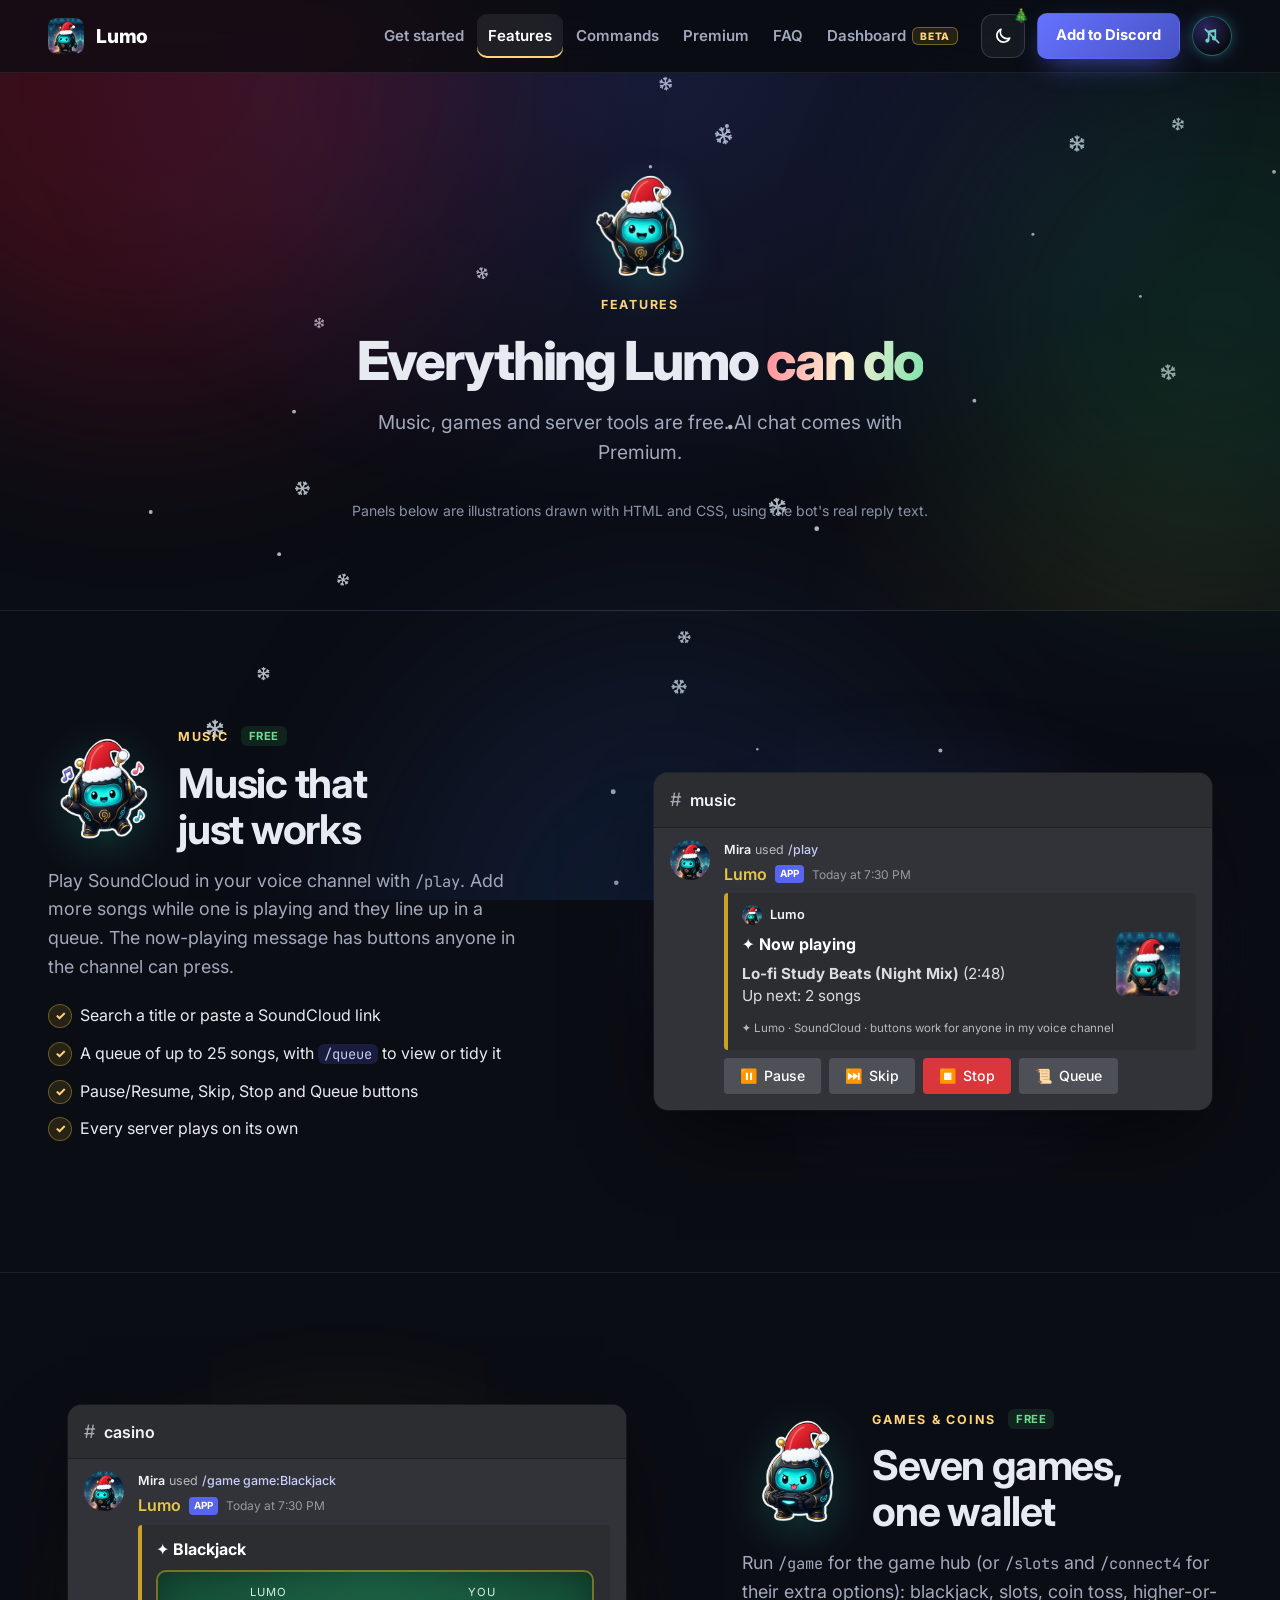
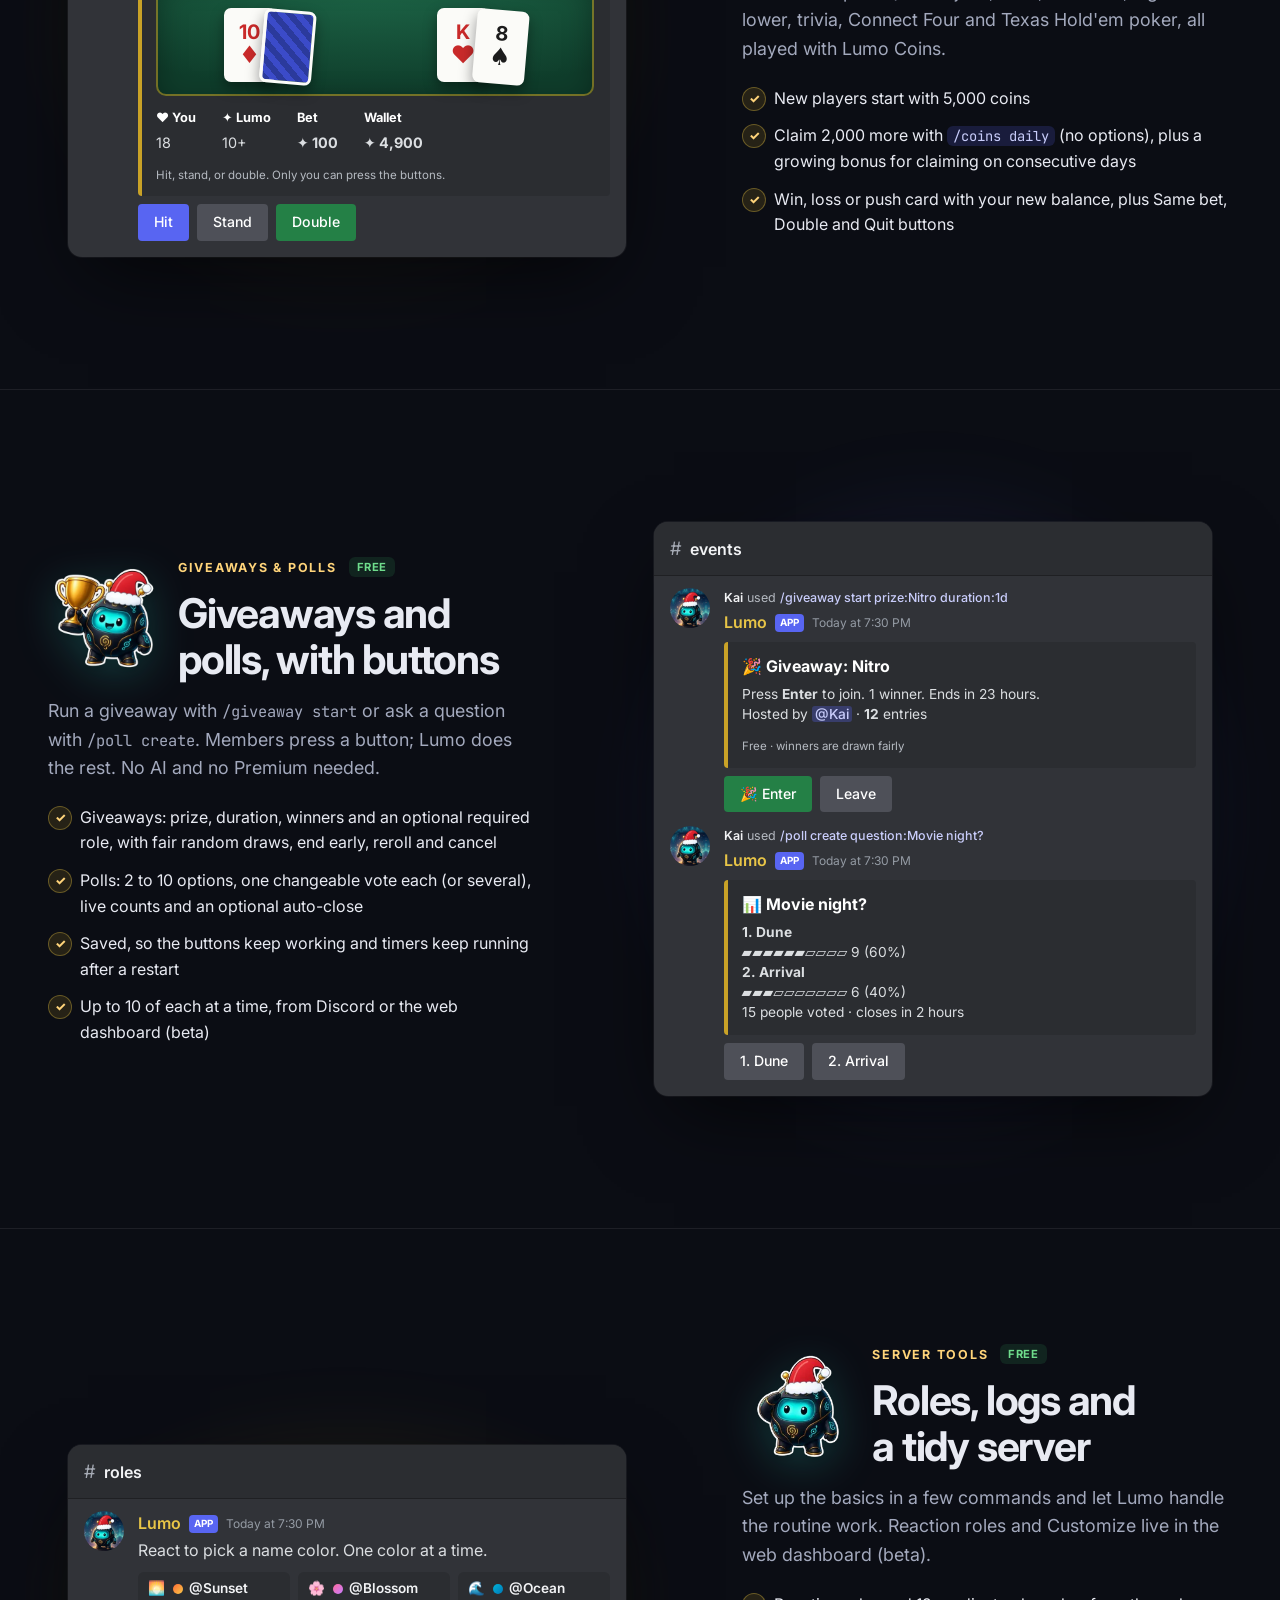
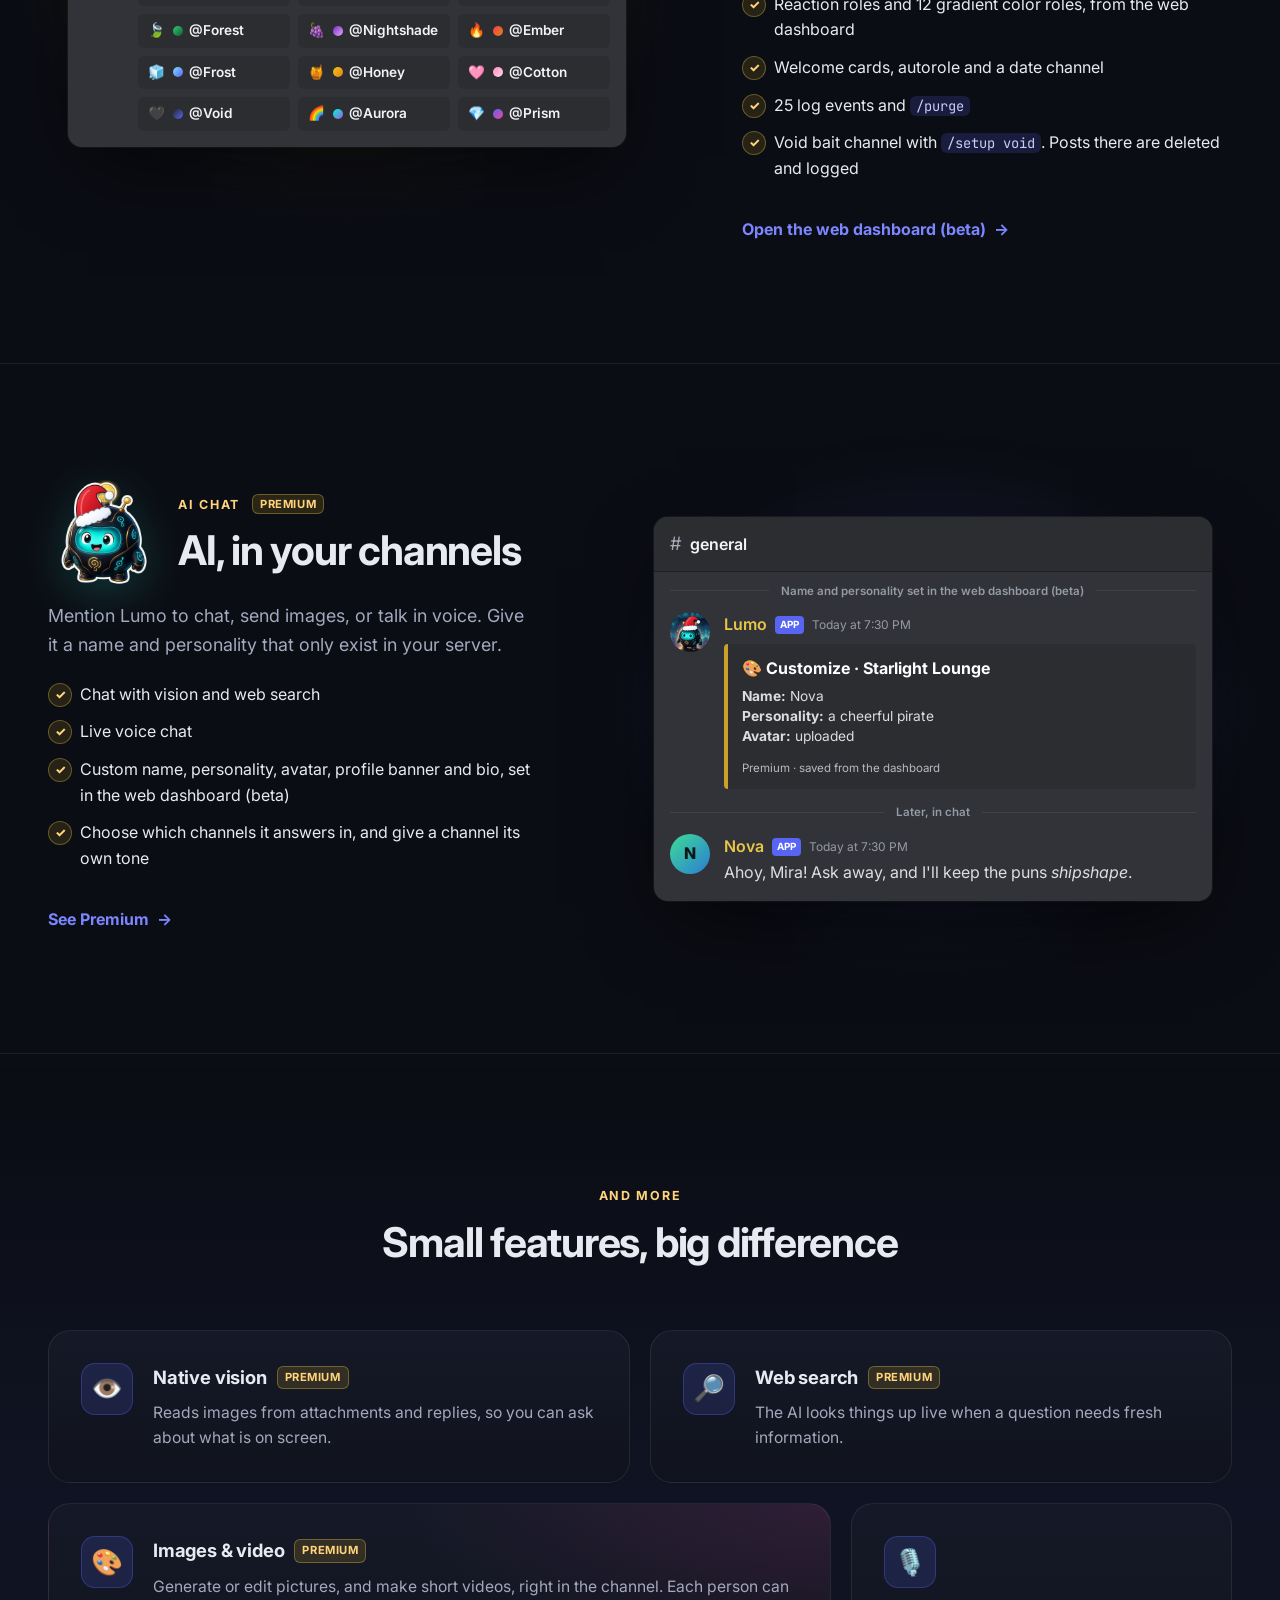
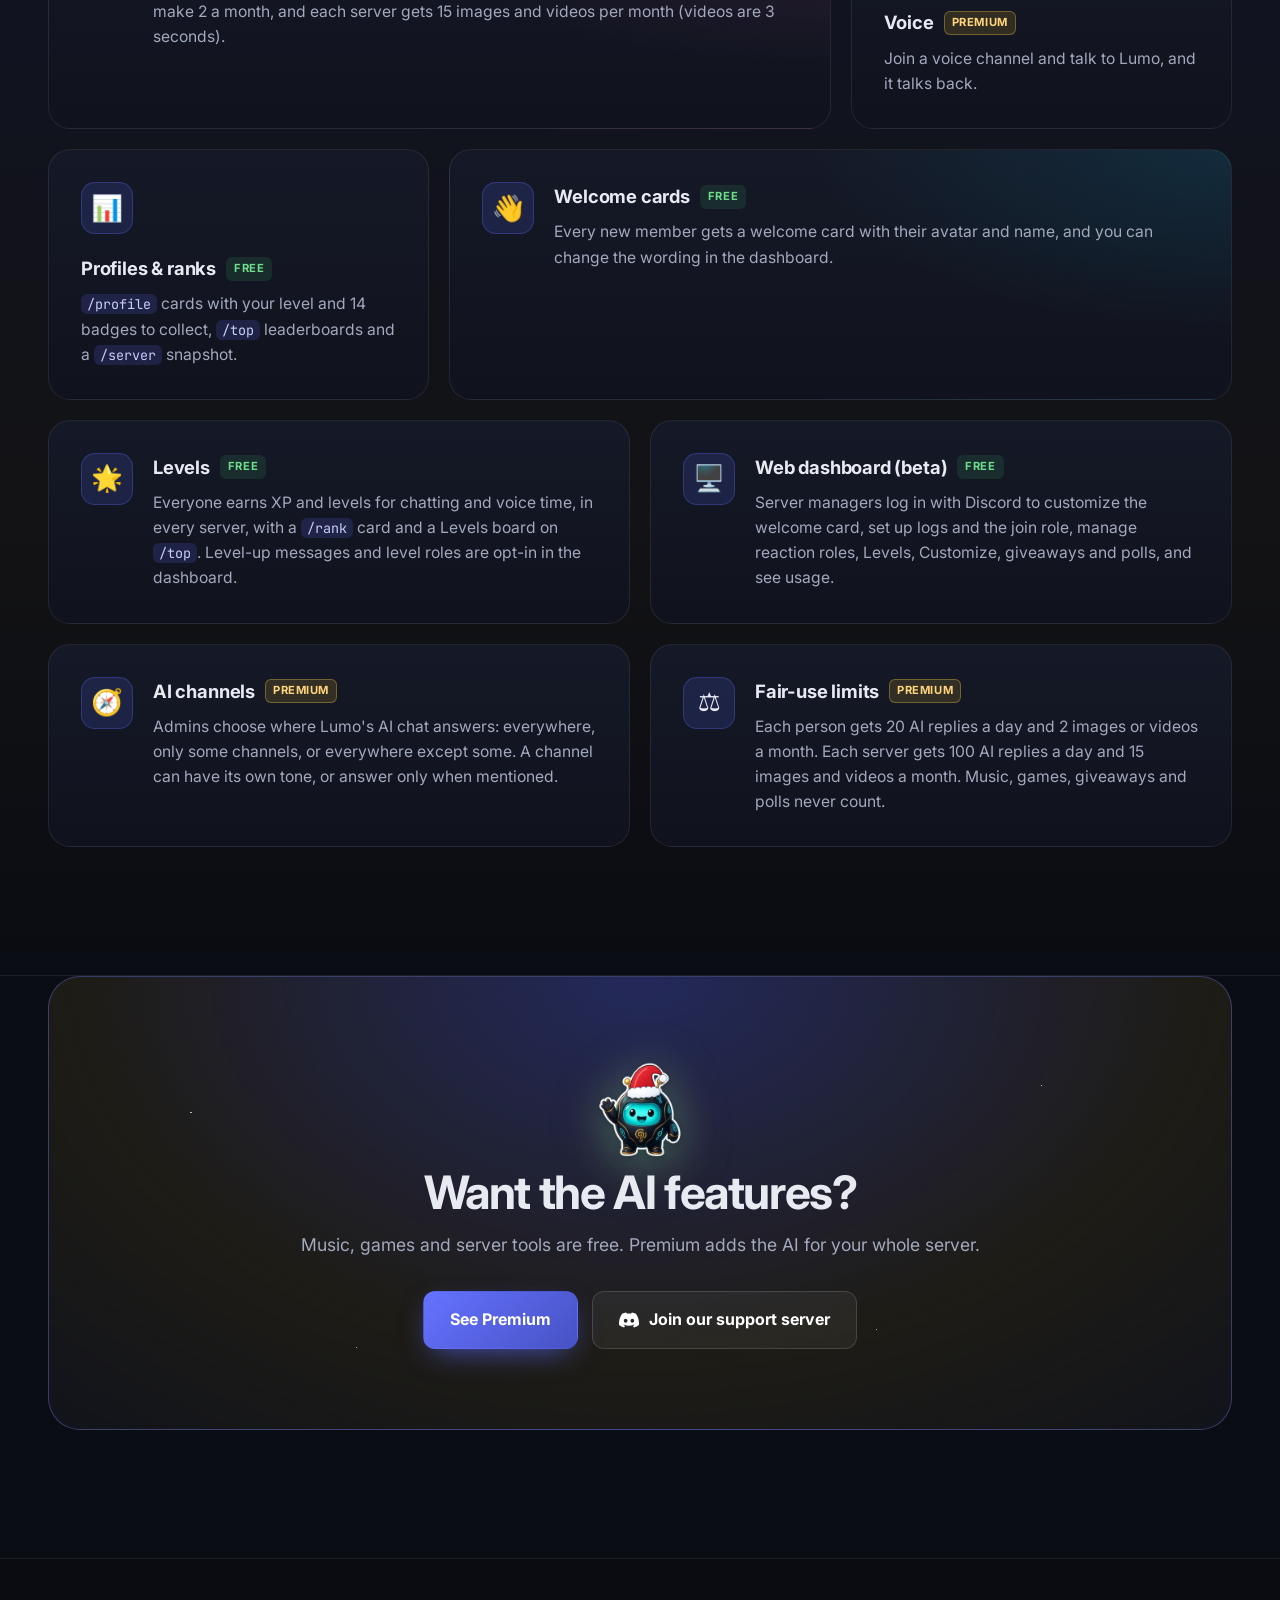
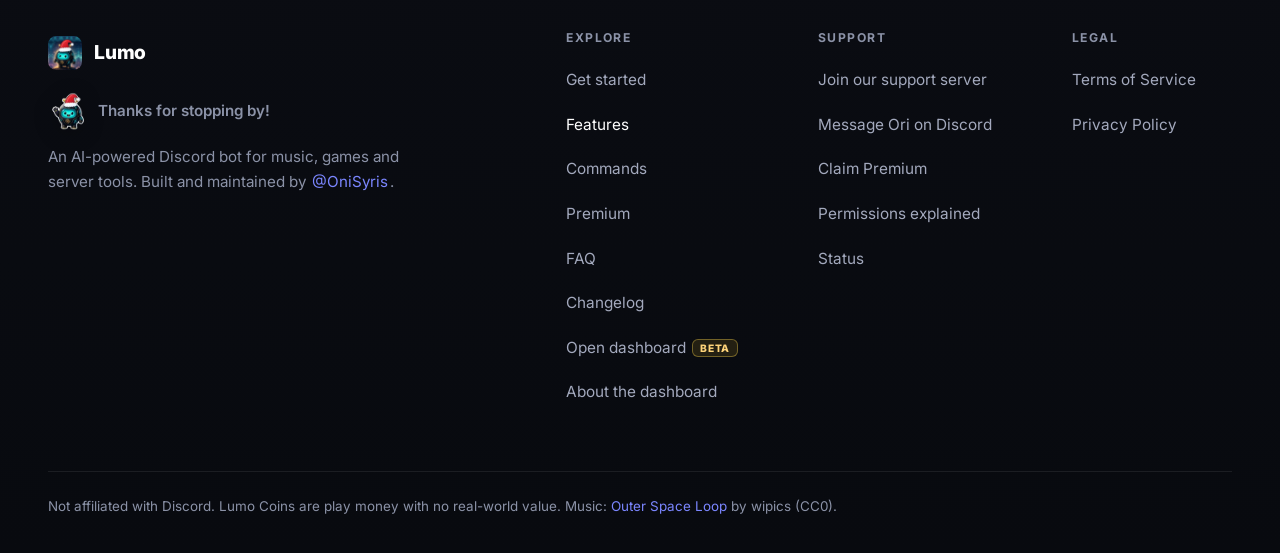
<file: features.html>
<!DOCTYPE html>
<html lang="en">
<head>
  <meta charset="utf-8">
  <meta name="viewport" content="width=device-width, initial-scale=1">
  <title>Lumo features: music, games, server tools and AI chat</title>
  <meta name="description" content="See what Lumo does: SoundCloud music, seven Lumo Coin games, giveaways, polls, roles and logs are free; AI chat, vision, live voice and a custom name and personality come with Premium.">
  <meta name="theme-color" content="#0b0d14">
  <meta name="color-scheme" content="dark">
  <link rel="canonical" href="https://lumobot.org/features.html">
  <meta property="og:site_name" content="Lumo AI">
  <meta property="og:type" content="website">
  <meta property="og:url" content="https://lumobot.org/features.html">
  <meta property="og:title" content="Lumo features">
  <meta property="og:description" content="Music, seven games, server tools and AI chat for your Discord server.">
  <meta property="og:image" content="https://lumobot.org/og-image.png">
  <meta property="og:image:width" content="1200">
  <meta property="og:image:height" content="630">
  <meta property="og:image:alt" content="Lumo: the robot mascot waving beside the Lumo name and the tagline AI-powered all-in-one Discord bot">
  <meta name="twitter:card" content="summary_large_image">
  <meta name="twitter:title" content="Lumo features">
  <meta name="twitter:description" content="Music, seven games, server tools and AI chat for your Discord server.">
  <meta name="twitter:image" content="https://lumobot.org/og-image.png">
  <meta name="twitter:image:alt" content="Lumo: the robot mascot waving beside the Lumo name and the tagline AI-powered all-in-one Discord bot">
  <link rel="icon" href="favicon.ico" sizes="any">
  <link rel="icon" type="image/png" sizes="32x32" href="favicon-32x32.png">
  <link rel="icon" type="image/png" sizes="16x16" href="favicon-16x16.png">
  <link rel="apple-touch-icon" sizes="180x180" href="apple-touch-icon.png">
  <link rel="manifest" href="site.webmanifest">
  <link rel="preconnect" href="https://fonts.googleapis.com">
  <link rel="preconnect" href="https://fonts.gstatic.com" crossorigin>
  <link href="https://fonts.googleapis.com/css2?family=Inter:wght@400;500;600;700;800&family=JetBrains+Mono:wght@500&display=swap" rel="stylesheet">
  <link rel="stylesheet" href="styles.css?v=6504800a8f">
  <script>(function(d){var s="dark";try{s=localStorage.getItem("aeth-theme")||s}catch(e){}if(s!="light"&&s!="auto")s="dark";var h=d.documentElement;h.classList.add("js");h.setAttribute("data-theme-pref",s);h.setAttribute("data-theme",s=="auto"?(matchMedia("(prefers-color-scheme: light)").matches?"light":"dark"):s)})(document)</script>
  <script src="/assets/lumo-holiday.js?v=641148b99e"></script>
</head>
<body>
  <a class="skip-link" href="#main">Skip to content</a>
  <div class="bg-orbs" aria-hidden="true"><span></span><span></span><span></span></div>

  <header class="nav" id="top">
    <div class="wrap nav-inner">
      <a class="brand" href="index.html" aria-label="Lumo home"><img src="assets/logo.webp" alt="" width="36" height="36" decoding="async"><span>Lumo</span></a>
      <nav class="nav-right" aria-label="Main">
        <div class="nav-links">
        <a href="getting-started.html">Get started</a>
        <a href="features.html" aria-current="page">Features</a>
        <a href="commands.html">Commands</a>
        <a href="premium.html">Premium</a>
        <a href="faq.html">FAQ</a>
        <a href="dashboard.html">Dashboard <span class="beta-chip">Beta</span></a>
        </div>
        <div class="theme-pop"><button type="button" class="theme-btn" data-theme-menu aria-haspopup="true" aria-expanded="false" aria-controls="theme-menu" aria-label="Appearance and seasonal theme" title="Appearance"><svg class="ti ti-dark" viewBox="0 0 24 24" aria-hidden="true" focusable="false" fill="none" stroke="currentColor" stroke-width="2" stroke-linecap="round" stroke-linejoin="round"><path d="M20 14.5A8 8 0 0 1 9.5 4a8 8 0 1 0 10.5 10.5Z"/></svg><svg class="ti ti-light" viewBox="0 0 24 24" aria-hidden="true" focusable="false" fill="none" stroke="currentColor" stroke-width="2" stroke-linecap="round" stroke-linejoin="round"><circle cx="12" cy="12" r="4"/><path d="M12 2v2M12 20v2M4.9 4.9l1.4 1.4M17.7 17.7l1.4 1.4M2 12h2M20 12h2M4.9 19.1l1.4-1.4M17.7 6.3l1.4-1.4"/></svg><svg class="ti ti-auto" viewBox="0 0 24 24" aria-hidden="true" focusable="false" fill="none" stroke="currentColor" stroke-width="2" stroke-linecap="round" stroke-linejoin="round"><circle cx="12" cy="12" r="9"/><path d="M12 3a9 9 0 0 1 0 18Z" fill="currentColor"/></svg></button><div class="theme-menu" id="theme-menu" hidden><div class="theme-seg-wrap"><span>Appearance</span><div class="theme-seg" role="group" aria-label="Color theme"><button type="button" class="seg-b" data-theme-set="dark" aria-pressed="false"><svg class="ti ti-dark" viewBox="0 0 24 24" aria-hidden="true" focusable="false" fill="none" stroke="currentColor" stroke-width="2" stroke-linecap="round" stroke-linejoin="round"><path d="M20 14.5A8 8 0 0 1 9.5 4a8 8 0 1 0 10.5 10.5Z"/></svg><span>Dark</span></button><button type="button" class="seg-b" data-theme-set="light" aria-pressed="false"><svg class="ti ti-light" viewBox="0 0 24 24" aria-hidden="true" focusable="false" fill="none" stroke="currentColor" stroke-width="2" stroke-linecap="round" stroke-linejoin="round"><circle cx="12" cy="12" r="4"/><path d="M12 2v2M12 20v2M4.9 4.9l1.4 1.4M17.7 17.7l1.4 1.4M2 12h2M20 12h2M4.9 19.1l1.4-1.4M17.7 6.3l1.4-1.4"/></svg><span>Light</span></button><button type="button" class="seg-b" data-theme-set="auto" aria-pressed="false"><svg class="ti ti-auto" viewBox="0 0 24 24" aria-hidden="true" focusable="false" fill="none" stroke="currentColor" stroke-width="2" stroke-linecap="round" stroke-linejoin="round"><circle cx="12" cy="12" r="9"/><path d="M12 3a9 9 0 0 1 0 18Z" fill="currentColor"/></svg><span>Auto</span></button></div></div><div class="theme-seg-wrap"><span>Seasonal <small data-holiday-now></small></span><div class="hol-grid" role="group" aria-label="Seasonal theme"><button type="button" class="hol-b hol-auto" data-holiday-set="auto" aria-pressed="false"><svg class="hi" viewBox="0 0 24 24" aria-hidden="true" focusable="false" fill="none" stroke="currentColor" stroke-width="2" stroke-linecap="round" stroke-linejoin="round"><rect x="3.5" y="5" width="17" height="15" rx="2.5"/><path d="M3.5 10h17M8 3v4M16 3v4"/></svg><span>Auto</span></button><button type="button" class="hol-b hol-off" data-holiday-set="off" aria-pressed="false"><svg class="hi" viewBox="0 0 24 24" aria-hidden="true" focusable="false" fill="none" stroke="currentColor" stroke-width="2" stroke-linecap="round" stroke-linejoin="round"><circle cx="12" cy="12" r="8.5"/><path d="M6 18 18 6"/></svg><span>Off</span></button><button type="button" class="hol-b hol-halloween" data-holiday-set="halloween" aria-pressed="false"><span class="he" aria-hidden="true">🎃</span><span>Halloween</span></button><button type="button" class="hol-b hol-thanksgiving" data-holiday-set="thanksgiving" aria-pressed="false"><span class="he" aria-hidden="true">🦃</span><span>Thanksgiving</span></button><button type="button" class="hol-b hol-christmas" data-holiday-set="christmas" aria-pressed="false"><span class="he" aria-hidden="true">🎄</span><span>Christmas</span></button></div></div></div></div>
        <a class="btn btn-ghost btn-sm nav-dash" href="https://dashboard.lumobot.org" target="_blank" rel="noopener">Open dashboard <span class="beta-chip">Beta</span></a>
        <a class="btn btn-primary btn-sm nav-add" href="https://discord.com/oauth2/authorize?client_id=1545140271073722378&amp;permissions=309576723664&amp;scope=bot+applications.commands" target="_blank" rel="noopener">Add to Discord</a>
        <details class="nav-menu">
          <summary aria-label="Menu"><span class="bars" aria-hidden="true"></span></summary>
          <div class="nav-panel">
          <a href="getting-started.html">Get started</a>
          <a href="features.html" aria-current="page">Features</a>
          <a href="commands.html">Commands</a>
          <a href="premium.html">Premium</a>
          <a href="faq.html">FAQ</a>
          <a href="dashboard.html">About the dashboard <span class="beta-chip">Beta</span></a>
          <a class="btn btn-ghost nav-panel-dash" href="https://dashboard.lumobot.org" target="_blank" rel="noopener">Open dashboard <span class="beta-chip">Beta</span></a>
            <a class="btn btn-primary nav-panel-add" href="https://discord.com/oauth2/authorize?client_id=1545140271073722378&amp;permissions=309576723664&amp;scope=bot+applications.commands" target="_blank" rel="noopener">Add to Discord</a>
            <div class="theme-seg-wrap"><span>Appearance</span><div class="theme-seg" role="group" aria-label="Color theme"><button type="button" class="seg-b" data-theme-set="dark" aria-pressed="false"><svg class="ti ti-dark" viewBox="0 0 24 24" aria-hidden="true" focusable="false" fill="none" stroke="currentColor" stroke-width="2" stroke-linecap="round" stroke-linejoin="round"><path d="M20 14.5A8 8 0 0 1 9.5 4a8 8 0 1 0 10.5 10.5Z"/></svg><span>Dark</span></button><button type="button" class="seg-b" data-theme-set="light" aria-pressed="false"><svg class="ti ti-light" viewBox="0 0 24 24" aria-hidden="true" focusable="false" fill="none" stroke="currentColor" stroke-width="2" stroke-linecap="round" stroke-linejoin="round"><circle cx="12" cy="12" r="4"/><path d="M12 2v2M12 20v2M4.9 4.9l1.4 1.4M17.7 17.7l1.4 1.4M2 12h2M20 12h2M4.9 19.1l1.4-1.4M17.7 6.3l1.4-1.4"/></svg><span>Light</span></button><button type="button" class="seg-b" data-theme-set="auto" aria-pressed="false"><svg class="ti ti-auto" viewBox="0 0 24 24" aria-hidden="true" focusable="false" fill="none" stroke="currentColor" stroke-width="2" stroke-linecap="round" stroke-linejoin="round"><circle cx="12" cy="12" r="9"/><path d="M12 3a9 9 0 0 1 0 18Z" fill="currentColor"/></svg><span>Auto</span></button></div></div><div class="theme-seg-wrap"><span>Seasonal <small data-holiday-now></small></span><div class="hol-grid" role="group" aria-label="Seasonal theme"><button type="button" class="hol-b hol-auto" data-holiday-set="auto" aria-pressed="false"><svg class="hi" viewBox="0 0 24 24" aria-hidden="true" focusable="false" fill="none" stroke="currentColor" stroke-width="2" stroke-linecap="round" stroke-linejoin="round"><rect x="3.5" y="5" width="17" height="15" rx="2.5"/><path d="M3.5 10h17M8 3v4M16 3v4"/></svg><span>Auto</span></button><button type="button" class="hol-b hol-off" data-holiday-set="off" aria-pressed="false"><svg class="hi" viewBox="0 0 24 24" aria-hidden="true" focusable="false" fill="none" stroke="currentColor" stroke-width="2" stroke-linecap="round" stroke-linejoin="round"><circle cx="12" cy="12" r="8.5"/><path d="M6 18 18 6"/></svg><span>Off</span></button><button type="button" class="hol-b hol-halloween" data-holiday-set="halloween" aria-pressed="false"><span class="he" aria-hidden="true">🎃</span><span>Halloween</span></button><button type="button" class="hol-b hol-thanksgiving" data-holiday-set="thanksgiving" aria-pressed="false"><span class="he" aria-hidden="true">🦃</span><span>Thanksgiving</span></button><button type="button" class="hol-b hol-christmas" data-holiday-set="christmas" aria-pressed="false"><span class="he" aria-hidden="true">🎄</span><span>Christmas</span></button></div></div>
          </div>
        </details>
      </nav>
    </div>
  </header>

  <main id="main">
    <header class="page-hero">
      <div class="wrap page-hero-inner">
        <img class="hero-pose" src="assets/robot/happy-256.webp" alt="Lumo, the robot mascot, smiling" width="112" height="112" fetchpriority="high" decoding="async">
        <span class="kicker">Features</span>
        <h1>Everything Lumo <span class="grad">can do</span></h1>
        <p class="lead">Music, games and server tools are free. AI chat comes with Premium.</p>
        <p class="illus-note">Panels below are illustrations drawn with HTML and CSS, using the bot's real reply text.</p>
      </div>
    </header>

    <section class="section frow-sec" id="music">
      <div class="wrap frow">
        <div class="frow-copy reveal">
          <div class="frow-head"><img class="frow-bot" src="assets/robot/music-320.webp" alt="Lumo the robot wearing headphones, with music notes" width="112" height="112" loading="lazy" decoding="async"><div><span class="kicker">Music</span> <span class="badge b-any">Free</span>
          <h2>Music that just works</h2></div></div>
          <p>Play SoundCloud in your voice channel with <code>/play</code>. Add more songs while one is playing and they line up in a queue. The now-playing message has buttons anyone in the channel can press.</p>
          <ul class="checks"><li>Search a title or paste a SoundCloud link</li><li>A queue of up to 25 songs, with <code>/queue</code> to view or tidy it</li><li>Pause/Resume, Skip, Stop and Queue buttons</li><li>Every server plays on its own</li></ul>
        </div>
        <div class="stage reveal" data-d="1">
<figure class="mock" aria-label="Illustration of the /play now-playing panel with Pause, Skip, Stop and Queue buttons">
  <div class="dc-window">
    <div class="dc-bar"><span class="hash">#</span> music</div>
    <div class="dc-msg">
      <img class="dc-avatar" src="assets/logo.webp" alt="" width="40" height="40" loading="lazy" decoding="async">
      <div class="dc-body">
        <div class="dc-used"><span class="dc-used-user">Mira</span> used <span class="dc-used-cmd">/play</span></div>
        <div class="dc-meta"><b class="bot-name">Lumo</b><span class="dc-tag">APP</span><time>Today at 7:30 PM</time></div>
        <div class="dc-embed">
          <div class="dc-embed-author"><img src="assets/logo.webp" alt="" width="20" height="20" loading="lazy" decoding="async"> Lumo</div>
          <div class="dc-embed-row">
            <div>
              <div class="dc-embed-title">✦ Now playing</div>
              <p><b>Lo-fi Study Beats (Night Mix)</b> (2:48)<br>Up next: 2 songs</p>
            </div>
            <img class="dc-thumb" src="assets/logo.webp" alt="" width="64" height="64" loading="lazy" decoding="async">
          </div>
          <div class="dc-footer">✦ Lumo · SoundCloud · buttons work for anyone in my voice channel</div>
        </div>
        <div class="dc-buttons">
          <span class="dc-btn dc-btn-secondary"><span aria-hidden="true">⏸️</span> Pause</span>
          <span class="dc-btn dc-btn-secondary"><span aria-hidden="true">⏭️</span> Skip</span>
          <span class="dc-btn dc-btn-danger"><span aria-hidden="true">⏹️</span> Stop</span>
          <span class="dc-btn dc-btn-secondary"><span aria-hidden="true">📜</span> Queue</span>
        </div>
      </div>
    </div>
  </div>
</figure>
        </div>
      </div>
    </section>

    <section class="section frow-sec" id="games">
      <div class="wrap frow rev">
        <div class="frow-copy reveal">
          <div class="frow-head"><img class="frow-bot" src="assets/robot/gaming-320.webp" alt="Lumo the robot holding a game controller" width="112" height="112" loading="lazy" decoding="async"><div><span class="kicker">Games &amp; Coins</span> <span class="badge b-any">Free</span>
          <h2>Seven games, one wallet</h2></div></div>
          <p>Run <code>/game</code> for the game hub (or <code>/slots</code> and <code>/connect4</code> for their extra options): blackjack, slots, coin toss, higher-or-lower, trivia, Connect Four and Texas Hold&#x27;em poker, all played with Lumo Coins.</p>
          <ul class="checks"><li>New players start with 5,000 coins</li><li>Claim 2,000 more with <code>/coins daily</code> (no options), plus a growing bonus for claiming on consecutive days</li><li>Win, loss or push card with your new balance, plus Same bet, Double and Quit buttons</li></ul>
        </div>
        <div class="stage reveal" data-d="1">
<figure class="mock" aria-label="Illustration of a blackjack hand with Hit, Stand and Double buttons">
  <div class="dc-window">
    <div class="dc-bar"><span class="hash">#</span> casino</div>
    <div class="dc-msg">
      <img class="dc-avatar" src="assets/logo.webp" alt="" width="40" height="40" loading="lazy" decoding="async">
      <div class="dc-body">
        <div class="dc-used"><span class="dc-used-user">Mira</span> used <span class="dc-used-cmd">/game game:Blackjack</span></div>
        <div class="dc-meta"><b class="bot-name">Lumo</b><span class="dc-tag">APP</span><time>Today at 7:30 PM</time></div>
        <div class="dc-embed">
          <div class="dc-embed-title">✦ Blackjack</div>
          <div class="table-art" role="img" aria-label="Blackjack table: you hold king of hearts and eight of spades; the dealer shows ten of diamonds and one face-down card">
            <div class="hand"><small>Lumo</small><div class="cards"><span class="pcard red"><b>10</b><i>♦</i></span><span class="pcard back"></span></div></div>
            <div class="hand"><small>You</small><div class="cards"><span class="pcard red"><b>K</b><i>♥</i></span><span class="pcard"><b>8</b><i>♠</i></span></div></div>
          </div>
          <div class="dc-fields dc-fields-4">
            <div><div class="dc-fh">♥ You</div><p>18</p></div>
            <div><div class="dc-fh">✦ Lumo</div><p>10+</p></div>
            <div><div class="dc-fh">Bet</div><p><b>✦ 100</b></p></div>
            <div><div class="dc-fh">Wallet</div><p><b>✦ 4,900</b></p></div>
          </div>
          <div class="dc-footer">Hit, stand, or double. Only you can press the buttons.</div>
        </div>
        <div class="dc-buttons">
          <span class="dc-btn dc-btn-primary">Hit</span>
          <span class="dc-btn dc-btn-secondary">Stand</span>
          <span class="dc-btn dc-btn-success">Double</span>
        </div>
      </div>
    </div>
  </div>
</figure>
        </div>
      </div>
    </section>

    <section class="section frow-sec" id="community">
      <div class="wrap frow">
        <div class="frow-copy reveal">
          <div class="frow-head"><img class="frow-bot" src="assets/robot/trophy-320.webp" alt="Lumo the robot holding a gold trophy" width="112" height="112" loading="lazy" decoding="async"><div><span class="kicker">Giveaways &amp; polls</span> <span class="badge b-any">Free</span>
          <h2>Giveaways and polls, with buttons</h2></div></div>
          <p>Run a giveaway with <code>/giveaway start</code> or ask a question with <code>/poll create</code>. Members press a button; Lumo does the rest. No AI and no Premium needed.</p>
          <ul class="checks"><li>Giveaways: prize, duration, winners and an optional required role, with fair random draws, end early, reroll and cancel</li><li>Polls: 2 to 10 options, one changeable vote each (or several), live counts and an optional auto-close</li><li>Saved, so the buttons keep working and timers keep running after a restart</li><li>Up to 10 of each at a time, from Discord or the web dashboard (beta)</li></ul>
        </div>
        <div class="stage reveal" data-d="1">
<figure class="mock" aria-label="Illustration of a giveaway with an Enter button and a poll with two vote buttons and live counts">
  <div class="dc-window">
    <div class="dc-bar"><span class="hash">#</span> events</div>
    <div class="dc-msg">
      <img class="dc-avatar" src="assets/logo.webp" alt="" width="40" height="40" loading="lazy" decoding="async">
      <div class="dc-body">
        <div class="dc-used"><span class="dc-used-user">Kai</span> used <span class="dc-used-cmd">/giveaway start prize:Nitro duration:1d</span></div>
        <div class="dc-meta"><b class="bot-name">Lumo</b><span class="dc-tag">APP</span><time>Today at 7:30 PM</time></div>
        <div class="dc-embed">
          <div class="dc-embed-title">🎉 Giveaway: Nitro</div>
          <p>Press <b>Enter</b> to join. 1 winner. Ends in 23 hours.<br>Hosted by <span class="dc-mention">@Kai</span> · <b>12</b> entries</p>
          <div class="dc-footer">Free · winners are drawn fairly</div>
        </div>
        <div class="dc-buttons">
          <span class="dc-btn dc-btn-success">🎉 Enter</span>
          <span class="dc-btn dc-btn-secondary">Leave</span>
        </div>
      </div>
    </div>
    <div class="dc-msg">
      <img class="dc-avatar" src="assets/logo.webp" alt="" width="40" height="40" loading="lazy" decoding="async">
      <div class="dc-body">
        <div class="dc-used"><span class="dc-used-user">Kai</span> used <span class="dc-used-cmd">/poll create question:Movie night?</span></div>
        <div class="dc-meta"><b class="bot-name">Lumo</b><span class="dc-tag">APP</span><time>Today at 7:30 PM</time></div>
        <div class="dc-embed">
          <div class="dc-embed-title">📊 Movie night?</div>
          <p><b>1. Dune</b><br>▰▰▰▰▰▰▱▱▱▱ 9 (60%)<br><b>2. Arrival</b><br>▰▰▰▱▱▱▱▱▱▱ 6 (40%)<br>15 people voted · closes in 2 hours</p>
        </div>
        <div class="dc-buttons">
          <span class="dc-btn dc-btn-secondary">1. Dune</span>
          <span class="dc-btn dc-btn-secondary">2. Arrival</span>
        </div>
      </div>
    </div>
  </div>
</figure>
        </div>
      </div>
    </section>

    <section class="section frow-sec" id="server">
      <div class="wrap frow rev">
        <div class="frow-copy reveal">
          <div class="frow-head"><img class="frow-bot" src="assets/robot/salute-192.webp" alt="Lumo the robot giving a salute" width="112" height="112" loading="lazy" decoding="async"><div><span class="kicker">Server tools</span> <span class="badge b-any">Free</span>
          <h2>Roles, logs and a tidy server</h2></div></div>
          <p>Set up the basics in a few commands and let Lumo handle the routine work. Reaction roles and Customize live in the web dashboard (beta).</p>
          <ul class="checks"><li>Reaction roles and 12 gradient color roles, from the web dashboard</li><li>Welcome cards, autorole and a date channel</li><li>25 log events and <code>/purge</code></li><li>Void bait channel with <code>/setup void</code>. Posts there are deleted and logged</li></ul>
          <a class="text-link" href="https://dashboard.lumobot.org" target="_blank" rel="noopener">Open the web dashboard (beta) <i aria-hidden="true">→</i></a>
        </div>
        <div class="stage reveal" data-d="1">
<figure class="mock" aria-label="Illustration of the gradient color-role panel with twelve reaction roles">
  <div class="dc-window">
    <div class="dc-bar"><span class="hash">#</span> roles</div>
    <div class="dc-msg">
      <img class="dc-avatar" src="assets/logo.webp" alt="" width="40" height="40" loading="lazy" decoding="async">
      <div class="dc-body">
        
        <div class="dc-meta"><b class="bot-name">Lumo</b><span class="dc-tag">APP</span><time>Today at 7:30 PM</time></div>
        <p class="dc-text">React to pick a name color. One color at a time.</p>
        <div class="role-grid"><span class="role-chip"><i aria-hidden="true">🌅</i><span class="role-name"><b style="background:linear-gradient(135deg,#FF6B35,#F7C948)"></b>@Sunset</span></span><span class="role-chip"><i aria-hidden="true">🌸</i><span class="role-name"><b style="background:linear-gradient(135deg,#FF6B9D,#C77DFF)"></b>@Blossom</span></span><span class="role-chip"><i aria-hidden="true">🌊</i><span class="role-name"><b style="background:linear-gradient(135deg,#00B4D8,#0077B6)"></b>@Ocean</span></span><span class="role-chip"><i aria-hidden="true">🍃</i><span class="role-name"><b style="background:linear-gradient(135deg,#2ECC71,#145A32)"></b>@Forest</span></span><span class="role-chip"><i aria-hidden="true">🍇</i><span class="role-name"><b style="background:linear-gradient(135deg,#7B2CBF,#E0AAFF)"></b>@Nightshade</span></span><span class="role-chip"><i aria-hidden="true">🔥</i><span class="role-name"><b style="background:linear-gradient(135deg,#ED4245,#E67E22)"></b>@Ember</span></span><span class="role-chip"><i aria-hidden="true">🧊</i><span class="role-name"><b style="background:linear-gradient(135deg,#7FDBFF,#5865F2)"></b>@Frost</span></span><span class="role-chip"><i aria-hidden="true">🍯</i><span class="role-name"><b style="background:linear-gradient(135deg,#F1C40F,#E67E22)"></b>@Honey</span></span><span class="role-chip"><i aria-hidden="true">🩷</i><span class="role-name"><b style="background:linear-gradient(135deg,#FF8DC7,#FFD6E7)"></b>@Cotton</span></span><span class="role-chip"><i aria-hidden="true">🖤</i><span class="role-name"><b style="background:linear-gradient(135deg,#23272A,#5865F2)"></b>@Void</span></span><span class="role-chip"><i aria-hidden="true">🌈</i><span class="role-name"><b style="background:linear-gradient(135deg,#00F5D4,#9B5DE5)"></b>@Aurora</span></span><span class="role-chip"><i aria-hidden="true">💎</i><span class="role-name"><b style="background:linear-gradient(135deg,#5865F2,#EB459E)"></b>@Prism</span></span></div>
      </div>
    </div>
  </div>
</figure>
        </div>
      </div>
    </section>

    <section class="section frow-sec" id="ai">
      <div class="wrap frow">
        <div class="frow-copy reveal">
          <div class="frow-head"><img class="frow-bot" src="assets/robot/idea-320.webp" alt="Lumo the robot with a glowing light bulb above its head" width="112" height="112" loading="lazy" decoding="async"><div><span class="kicker">AI chat</span> <span class="badge b-premium">Premium</span>
          <h2>AI, in your channels</h2></div></div>
          <p>Mention Lumo to chat, send images, or talk in voice. Give it a name and personality that only exist in your server.</p>
          <ul class="checks"><li>Chat with vision and web search</li><li>Live voice chat</li><li>Custom name, personality, avatar, profile banner and bio, set in the web dashboard (beta)</li><li>Choose which channels it answers in, and give a channel its own tone</li></ul>
          <a class="text-link" href="premium.html">See Premium <i aria-hidden="true">→</i></a>
        </div>
        <div class="stage reveal" data-d="1">
<figure class="mock" aria-label="Illustration of a server's custom bot name and pirate personality set in the web dashboard, and the bot answering as Nova">
  <div class="dc-window">
    <div class="dc-bar"><span class="hash">#</span> general</div>
    <div class="dc-divider"><span>Name and personality set in the web dashboard (beta)</span></div>
    <div class="dc-msg">
      <img class="dc-avatar" src="assets/logo.webp" alt="" width="40" height="40" loading="lazy" decoding="async">
      <div class="dc-body">
        <div class="dc-meta"><b class="bot-name">Lumo</b><span class="dc-tag">APP</span><time>Today at 7:30 PM</time></div>
        <div class="dc-embed">
          <div class="dc-embed-title">🎨 Customize · Starlight Lounge</div>
          <p><b>Name:</b> Nova<br><b>Personality:</b> a cheerful pirate<br><b>Avatar:</b> uploaded</p>
          <div class="dc-footer">Premium · saved from the dashboard</div>
        </div>
      </div>
    </div>
    <div class="dc-divider"><span>Later, in chat</span></div>
    <div class="dc-msg">
      <span class="dc-avatar nova" aria-hidden="true">N</span>
      <div class="dc-body">
        <div class="dc-meta"><b class="bot-name">Nova</b><span class="dc-tag">APP</span><time>Today at 7:30 PM</time></div>
        <p class="dc-text">Ahoy, Mira! Ask away, and I'll keep the puns <i>shipshape</i>.</p>
      </div>
    </div>
  </div>
</figure>
        </div>
      </div>
    </section>

    <section class="section section-alt" id="more">
      <div class="wrap">
        <div class="section-head reveal">
          <span class="kicker">And more</span>
          <h2>Small features, big difference</h2>
        </div>
        <div class="bento">
        <article class="bento-tile b-1 reveal"><span class="f-icon" aria-hidden="true">👁️</span><div><h3>Native vision <span class="badge b-premium">Premium</span></h3><p>Reads images from attachments and replies, so you can ask about what is on screen.</p></div></article>
        <article class="bento-tile b-1 reveal"><span class="f-icon" aria-hidden="true">🔎</span><div><h3>Web search <span class="badge b-premium">Premium</span></h3><p>The AI looks things up live when a question needs fresh information.</p></div></article>
        <article class="bento-tile b-2 reveal"><span class="f-icon" aria-hidden="true">🎨</span><div><h3>Images &amp; video <span class="badge b-premium">Premium</span></h3><p>Generate or edit pictures, and make short videos, right in the channel. Each person can make 2 a month, and each server gets 15 images and videos per month (videos are 3 seconds).</p></div></article>
        <article class="bento-tile b-2 reveal"><span class="f-icon" aria-hidden="true">🎙️</span><div><h3>Voice <span class="badge b-premium">Premium</span></h3><p>Join a voice channel and talk to Lumo, and it talks back.</p></div></article>
        <article class="bento-tile b-1 reveal"><span class="f-icon" aria-hidden="true">📊</span><div><h3>Profiles &amp; ranks <span class="badge b-any">Free</span></h3><p><code>/profile</code> cards with your level and 14 badges to collect, <code>/top</code> leaderboards and a <code>/server</code> snapshot.</p></div></article>
        <article class="bento-tile b-1 reveal"><span class="f-icon" aria-hidden="true">👋</span><div><h3>Welcome cards <span class="badge b-any">Free</span></h3><p>Every new member gets a welcome card with their avatar and name, and you can change the wording in the dashboard.</p></div></article>
        <article class="bento-tile b-1 reveal"><span class="f-icon" aria-hidden="true">🌟</span><div><h3>Levels <span class="badge b-any">Free</span></h3><p>Everyone earns XP and levels for chatting and voice time, in every server, with a <code>/rank</code> card and a Levels board on <code>/top</code>. Level-up messages and level roles are opt-in in the dashboard.</p></div></article>
        <article class="bento-tile b-1 reveal"><span class="f-icon" aria-hidden="true">🖥️</span><div><h3>Web dashboard (beta) <span class="badge b-any">Free</span></h3><p>Server managers log in with Discord to customize the welcome card, set up logs and the join role, manage reaction roles, Levels, Customize, giveaways and polls, and see usage.</p></div></article>
        <article class="bento-tile b-1 reveal"><span class="f-icon" aria-hidden="true">🧭</span><div><h3>AI channels <span class="badge b-premium">Premium</span></h3><p>Admins choose where Lumo's AI chat answers: everywhere, only some channels, or everywhere except some. A channel can have its own tone, or answer only when mentioned.</p></div></article>
        <article class="bento-tile b-1 reveal"><span class="f-icon" aria-hidden="true">⚖️</span><div><h3>Fair-use limits <span class="badge b-premium">Premium</span></h3><p>Each person gets 20 AI replies a day and 2 images or videos a month. Each server gets 100 AI replies a day and 15 images and videos a month. Music, games, giveaways and polls never count.</p></div></article>
        </div>
      </div>
    </section>

    <section class="section section-cta">
      <div class="wrap">
        <div class="final-cta reveal">
          <img class="cta-bot" src="assets/robot/happy-256.webp" alt="Lumo, the robot mascot, smiling" width="104" height="104" loading="lazy" decoding="async">
          <h2>Want the AI features?</h2>
          <p>Music, games and server tools are free. Premium adds the AI for your whole server.</p>
          <div class="cta center"><a class="btn btn-primary" href="premium.html">See Premium</a><a class="btn btn-ghost" href="https://discord.gg/KZjebts36C" target="_blank" rel="noopener"><svg viewBox="0 0 24 24" width="20" height="20" aria-hidden="true"><path fill="currentColor" d="M20.3 4.4A19.8 19.8 0 0 0 15.4 3l-.6 1.3a18.3 18.3 0 0 0-5.5 0L8.6 3a19.7 19.7 0 0 0-4.9 1.5C.6 9.1-.3 13.6.1 18a19.9 19.9 0 0 0 6 3l1.3-2.1a13 13 0 0 1-2-1l.5-.4a14.2 14.2 0 0 0 12.2 0l.5.4a13 13 0 0 1-2 1l1.3 2.1a19.8 19.8 0 0 0 6-3c.5-5.1-.8-9.6-3.6-13.6ZM8 15.3c-1.2 0-2.2-1.1-2.2-2.4S6.8 10.5 8 10.5s2.2 1.1 2.2 2.4-1 2.4-2.2 2.4Zm8 0c-1.2 0-2.2-1.1-2.2-2.4s1-2.4 2.2-2.4 2.2 1.1 2.2 2.4-1 2.4-2.2 2.4Z"/></svg> Join our support server</a></div>
        </div>
      </div>
    </section>
  </main>

  <footer class="footer">
    <div class="wrap footer-inner">
      <div class="footer-brand">
        <a class="brand" href="index.html"><img src="assets/logo.webp" alt="" width="34" height="34" loading="lazy" decoding="async"><span>Lumo</span></a>
        <p class="footer-wave"><img class="mini-bot" src="assets/robot/wave-96.webp" alt="" width="40" height="40" loading="lazy" decoding="async"><span>Thanks for stopping by!</span></p>
        <p>An AI-powered Discord bot for music, games and server tools. Built and maintained by <a href="https://github.com/OniSyris" target="_blank" rel="noopener">@OniSyris</a>.</p>
      </div>
      <nav class="footer-cols" aria-label="Footer">
        <div>
          <h2>Explore</h2>
          <a href="getting-started.html">Get started</a>
          <a href="features.html" aria-current="page">Features</a>
          <a href="commands.html">Commands</a>
          <a href="premium.html">Premium</a>
          <a href="faq.html">FAQ</a>
          <a href="changelog.html">Changelog</a>
          <a href="https://dashboard.lumobot.org" target="_blank" rel="noopener">Open dashboard <span class="beta-chip">Beta</span></a>
          <a href="dashboard.html">About the dashboard</a>
        </div>
        <div>
          <h2>Support</h2>
          <a href="https://discord.gg/KZjebts36C" target="_blank" rel="noopener">Join our support server</a>
          <a href="https://discord.com/users/1022200760018161684" target="_blank" rel="noopener">Message Ori on Discord</a>
          <a href="faq.html#claim">Claim Premium</a>
          <a href="faq.html#permissions">Permissions explained</a>
          <a href="status.html">Status</a>
        </div>
        <div>
          <h2>Legal</h2>
          <a href="terms.html">Terms of Service</a>
          <a href="privacy.html">Privacy Policy</a>
        </div>
      </nav>
    </div>
    <div class="wrap footer-note">Not affiliated with Discord. Lumo Coins are play money with no real-world value. Music: <a href="https://opengameart.org/content/outer-space-loop" target="_blank" rel="noopener">Outer Space Loop</a> by wipics (CC0).</div>
  </footer>

  <div class="toast" id="toast" role="status" aria-live="polite"></div>
  <script src="/assets/lumo-music.js?v=b76e843706" data-slot=".nav-right .nav-menu" data-src="/assets/audio/outer-space-loop.mp3?v=75da4f5d" data-exclude="^/dashboard/" data-volume="0.16" data-fade="2.5" defer></script>
  <script src="script.js?v=3b06cc299d" defer></script>
</body>
</html>
</file>
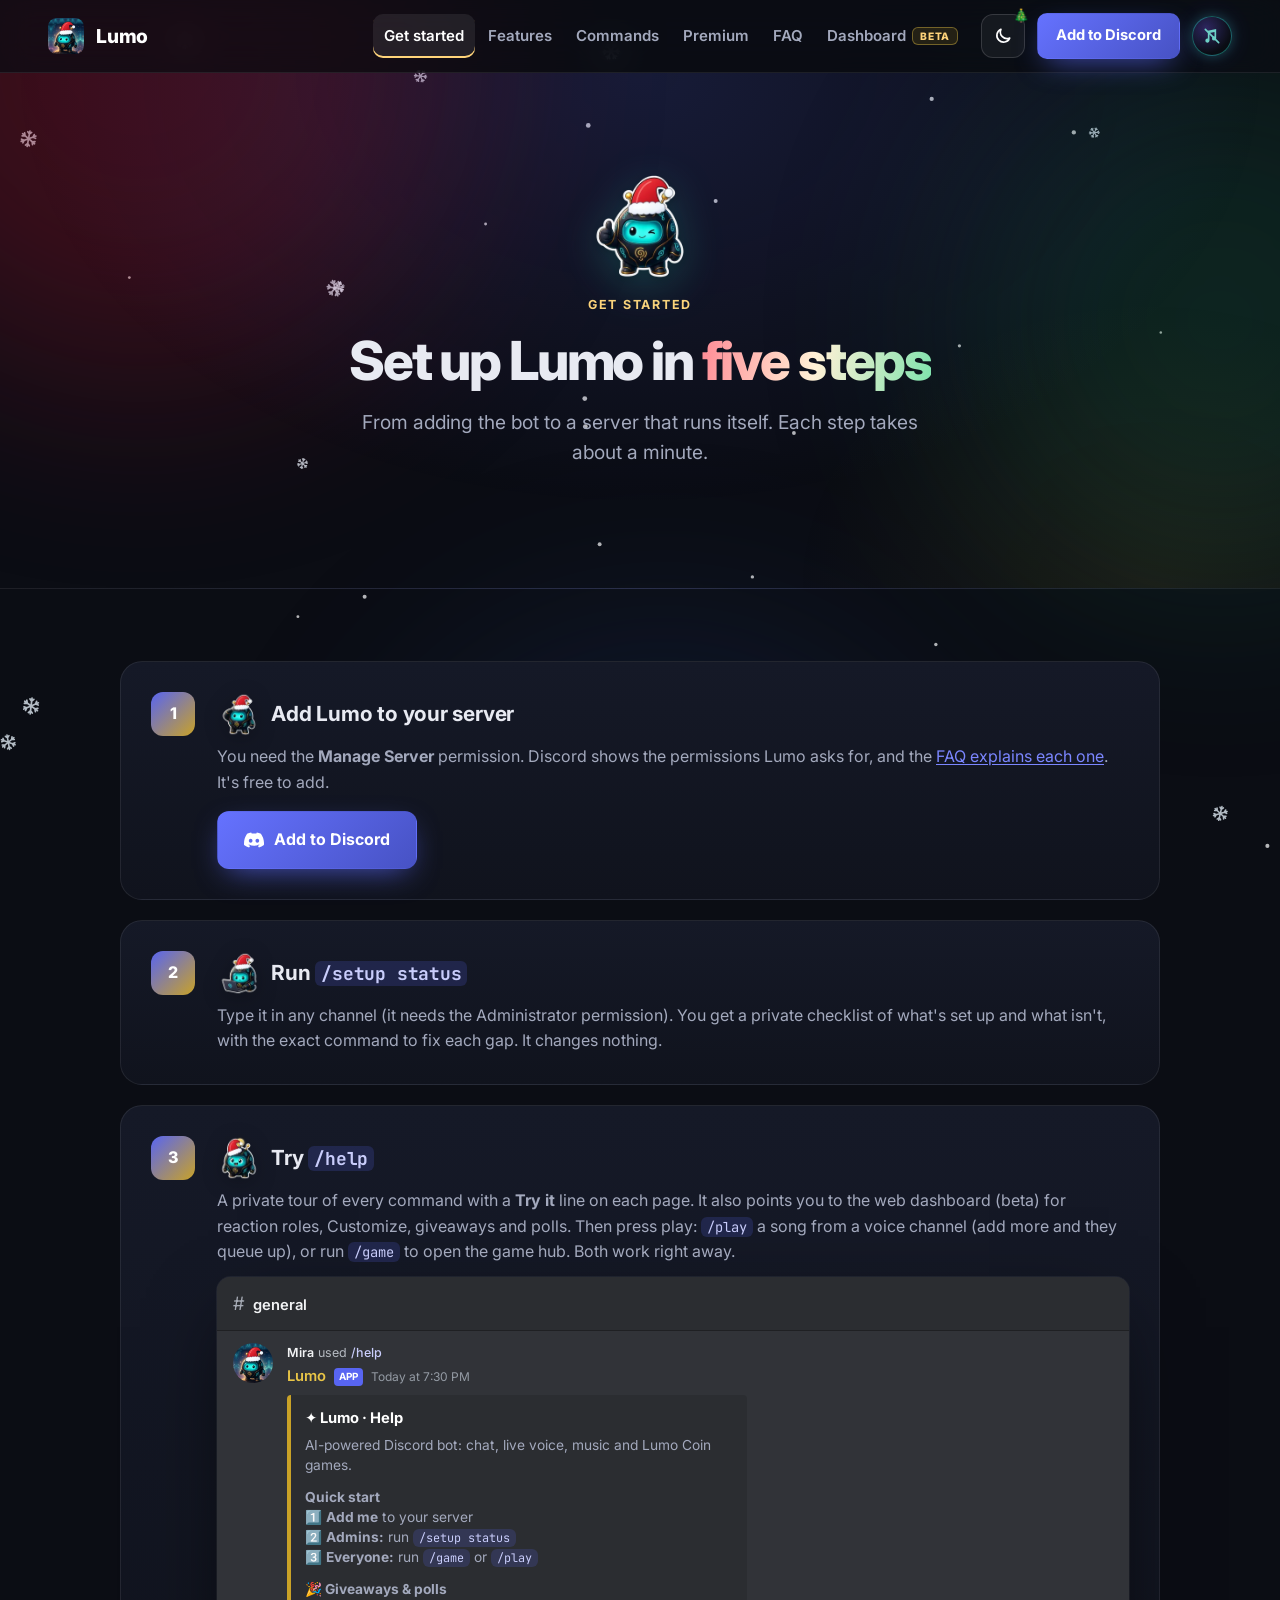
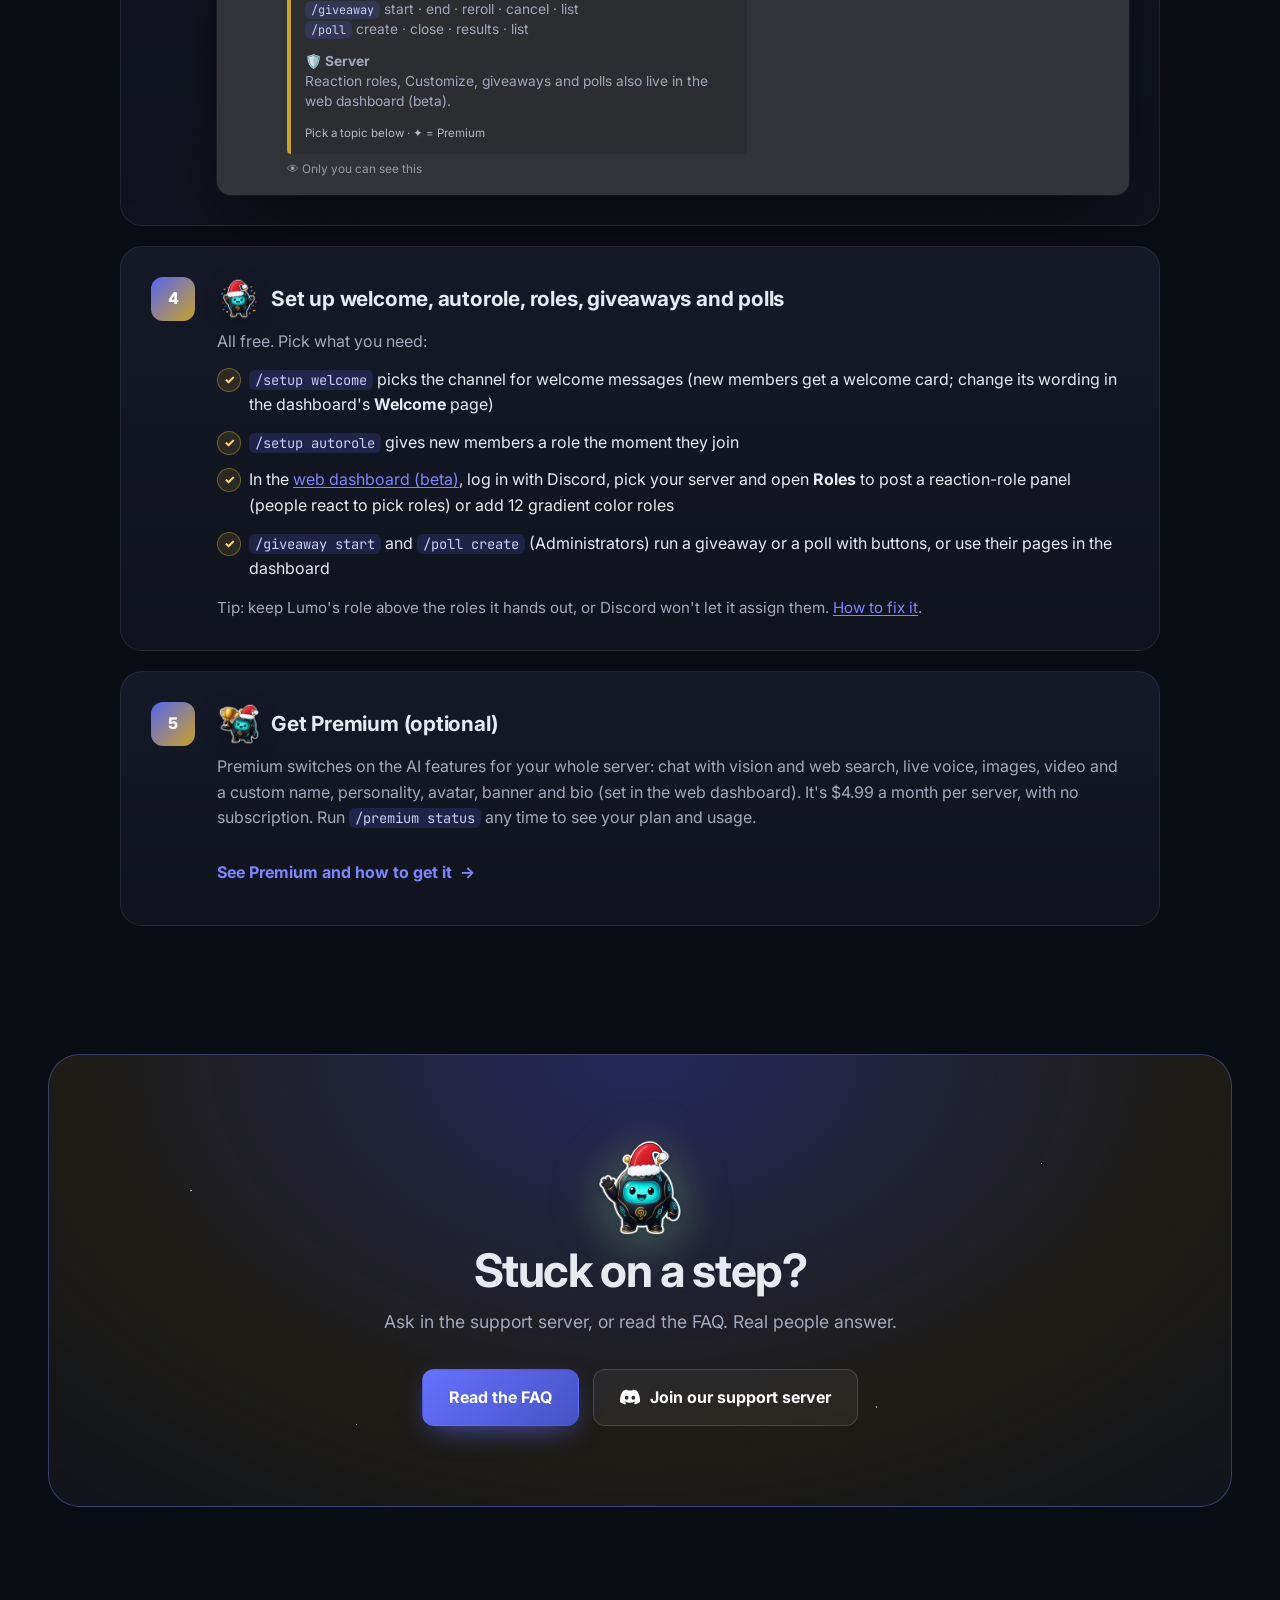
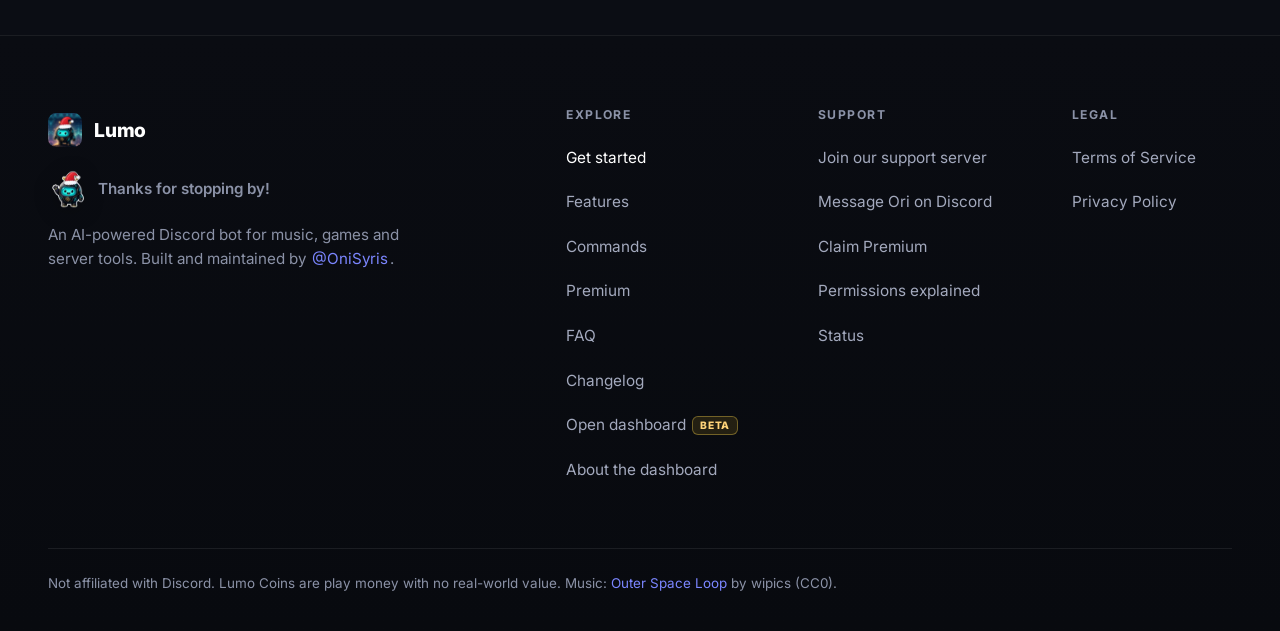
<file: getting-started.html>
<!DOCTYPE html>
<html lang="en">
<head>
  <meta charset="utf-8">
  <meta name="viewport" content="width=device-width, initial-scale=1">
  <title>Get started with Lumo: add the bot and set up your server in 5 steps</title>
  <meta name="description" content="Add Lumo to your Discord server, check your setup with /setup status, try /help, set up welcome messages, autorole, reaction roles, giveaways and polls, and learn how to get Premium.">
  <meta name="theme-color" content="#0b0d14">
  <meta name="color-scheme" content="dark">
  <link rel="canonical" href="https://lumobot.org/getting-started.html">
  <meta property="og:site_name" content="Lumo AI">
  <meta property="og:type" content="website">
  <meta property="og:url" content="https://lumobot.org/getting-started.html">
  <meta property="og:title" content="Get started with Lumo">
  <meta property="og:description" content="Five steps: add the bot, run /setup status, try /help, set up welcome and roles, and get Premium. Free to add.">
  <meta property="og:image" content="https://lumobot.org/og-image.png">
  <meta property="og:image:width" content="1200">
  <meta property="og:image:height" content="630">
  <meta property="og:image:alt" content="Lumo: the robot mascot waving beside the Lumo name and the tagline AI-powered all-in-one Discord bot">
  <meta name="twitter:card" content="summary_large_image">
  <meta name="twitter:title" content="Get started with Lumo">
  <meta name="twitter:description" content="Five steps: add the bot, run /setup status, try /help, set up welcome and roles, and get Premium. Free to add.">
  <meta name="twitter:image" content="https://lumobot.org/og-image.png">
  <meta name="twitter:image:alt" content="Lumo: the robot mascot waving beside the Lumo name and the tagline AI-powered all-in-one Discord bot">
  <link rel="icon" href="favicon.ico" sizes="any">
  <link rel="icon" type="image/png" sizes="32x32" href="favicon-32x32.png">
  <link rel="icon" type="image/png" sizes="16x16" href="favicon-16x16.png">
  <link rel="apple-touch-icon" sizes="180x180" href="apple-touch-icon.png">
  <link rel="manifest" href="site.webmanifest">
  <link rel="preconnect" href="https://fonts.googleapis.com">
  <link rel="preconnect" href="https://fonts.gstatic.com" crossorigin>
  <link href="https://fonts.googleapis.com/css2?family=Inter:wght@400;500;600;700;800&family=JetBrains+Mono:wght@500&display=swap" rel="stylesheet">
  <link rel="stylesheet" href="styles.css?v=6504800a8f">
  <script>(function(d){var s="dark";try{s=localStorage.getItem("aeth-theme")||s}catch(e){}if(s!="light"&&s!="auto")s="dark";var h=d.documentElement;h.classList.add("js");h.setAttribute("data-theme-pref",s);h.setAttribute("data-theme",s=="auto"?(matchMedia("(prefers-color-scheme: light)").matches?"light":"dark"):s)})(document)</script>
  <script src="/assets/lumo-holiday.js?v=641148b99e"></script>
</head>
<body>
  <a class="skip-link" href="#main">Skip to content</a>
  <div class="bg-orbs" aria-hidden="true"><span></span><span></span><span></span></div>

  <header class="nav" id="top">
    <div class="wrap nav-inner">
      <a class="brand" href="index.html" aria-label="Lumo home"><img src="assets/logo.webp" alt="" width="36" height="36" decoding="async"><span>Lumo</span></a>
      <nav class="nav-right" aria-label="Main">
        <div class="nav-links">
        <a href="getting-started.html" aria-current="page">Get started</a>
        <a href="features.html">Features</a>
        <a href="commands.html">Commands</a>
        <a href="premium.html">Premium</a>
        <a href="faq.html">FAQ</a>
        <a href="dashboard.html">Dashboard <span class="beta-chip">Beta</span></a>
        </div>
        <div class="theme-pop"><button type="button" class="theme-btn" data-theme-menu aria-haspopup="true" aria-expanded="false" aria-controls="theme-menu" aria-label="Appearance and seasonal theme" title="Appearance"><svg class="ti ti-dark" viewBox="0 0 24 24" aria-hidden="true" focusable="false" fill="none" stroke="currentColor" stroke-width="2" stroke-linecap="round" stroke-linejoin="round"><path d="M20 14.5A8 8 0 0 1 9.5 4a8 8 0 1 0 10.5 10.5Z"/></svg><svg class="ti ti-light" viewBox="0 0 24 24" aria-hidden="true" focusable="false" fill="none" stroke="currentColor" stroke-width="2" stroke-linecap="round" stroke-linejoin="round"><circle cx="12" cy="12" r="4"/><path d="M12 2v2M12 20v2M4.9 4.9l1.4 1.4M17.7 17.7l1.4 1.4M2 12h2M20 12h2M4.9 19.1l1.4-1.4M17.7 6.3l1.4-1.4"/></svg><svg class="ti ti-auto" viewBox="0 0 24 24" aria-hidden="true" focusable="false" fill="none" stroke="currentColor" stroke-width="2" stroke-linecap="round" stroke-linejoin="round"><circle cx="12" cy="12" r="9"/><path d="M12 3a9 9 0 0 1 0 18Z" fill="currentColor"/></svg></button><div class="theme-menu" id="theme-menu" hidden><div class="theme-seg-wrap"><span>Appearance</span><div class="theme-seg" role="group" aria-label="Color theme"><button type="button" class="seg-b" data-theme-set="dark" aria-pressed="false"><svg class="ti ti-dark" viewBox="0 0 24 24" aria-hidden="true" focusable="false" fill="none" stroke="currentColor" stroke-width="2" stroke-linecap="round" stroke-linejoin="round"><path d="M20 14.5A8 8 0 0 1 9.5 4a8 8 0 1 0 10.5 10.5Z"/></svg><span>Dark</span></button><button type="button" class="seg-b" data-theme-set="light" aria-pressed="false"><svg class="ti ti-light" viewBox="0 0 24 24" aria-hidden="true" focusable="false" fill="none" stroke="currentColor" stroke-width="2" stroke-linecap="round" stroke-linejoin="round"><circle cx="12" cy="12" r="4"/><path d="M12 2v2M12 20v2M4.9 4.9l1.4 1.4M17.7 17.7l1.4 1.4M2 12h2M20 12h2M4.9 19.1l1.4-1.4M17.7 6.3l1.4-1.4"/></svg><span>Light</span></button><button type="button" class="seg-b" data-theme-set="auto" aria-pressed="false"><svg class="ti ti-auto" viewBox="0 0 24 24" aria-hidden="true" focusable="false" fill="none" stroke="currentColor" stroke-width="2" stroke-linecap="round" stroke-linejoin="round"><circle cx="12" cy="12" r="9"/><path d="M12 3a9 9 0 0 1 0 18Z" fill="currentColor"/></svg><span>Auto</span></button></div></div><div class="theme-seg-wrap"><span>Seasonal <small data-holiday-now></small></span><div class="hol-grid" role="group" aria-label="Seasonal theme"><button type="button" class="hol-b hol-auto" data-holiday-set="auto" aria-pressed="false"><svg class="hi" viewBox="0 0 24 24" aria-hidden="true" focusable="false" fill="none" stroke="currentColor" stroke-width="2" stroke-linecap="round" stroke-linejoin="round"><rect x="3.5" y="5" width="17" height="15" rx="2.5"/><path d="M3.5 10h17M8 3v4M16 3v4"/></svg><span>Auto</span></button><button type="button" class="hol-b hol-off" data-holiday-set="off" aria-pressed="false"><svg class="hi" viewBox="0 0 24 24" aria-hidden="true" focusable="false" fill="none" stroke="currentColor" stroke-width="2" stroke-linecap="round" stroke-linejoin="round"><circle cx="12" cy="12" r="8.5"/><path d="M6 18 18 6"/></svg><span>Off</span></button><button type="button" class="hol-b hol-halloween" data-holiday-set="halloween" aria-pressed="false"><span class="he" aria-hidden="true">🎃</span><span>Halloween</span></button><button type="button" class="hol-b hol-thanksgiving" data-holiday-set="thanksgiving" aria-pressed="false"><span class="he" aria-hidden="true">🦃</span><span>Thanksgiving</span></button><button type="button" class="hol-b hol-christmas" data-holiday-set="christmas" aria-pressed="false"><span class="he" aria-hidden="true">🎄</span><span>Christmas</span></button></div></div></div></div>
        <a class="btn btn-ghost btn-sm nav-dash" href="https://dashboard.lumobot.org" target="_blank" rel="noopener">Open dashboard <span class="beta-chip">Beta</span></a>
        <a class="btn btn-primary btn-sm nav-add" href="https://discord.com/oauth2/authorize?client_id=1545140271073722378&amp;permissions=309576723664&amp;scope=bot+applications.commands" target="_blank" rel="noopener">Add to Discord</a>
        <details class="nav-menu">
          <summary aria-label="Menu"><span class="bars" aria-hidden="true"></span></summary>
          <div class="nav-panel">
          <a href="getting-started.html" aria-current="page">Get started</a>
          <a href="features.html">Features</a>
          <a href="commands.html">Commands</a>
          <a href="premium.html">Premium</a>
          <a href="faq.html">FAQ</a>
          <a href="dashboard.html">About the dashboard <span class="beta-chip">Beta</span></a>
          <a class="btn btn-ghost nav-panel-dash" href="https://dashboard.lumobot.org" target="_blank" rel="noopener">Open dashboard <span class="beta-chip">Beta</span></a>
            <a class="btn btn-primary nav-panel-add" href="https://discord.com/oauth2/authorize?client_id=1545140271073722378&amp;permissions=309576723664&amp;scope=bot+applications.commands" target="_blank" rel="noopener">Add to Discord</a>
            <div class="theme-seg-wrap"><span>Appearance</span><div class="theme-seg" role="group" aria-label="Color theme"><button type="button" class="seg-b" data-theme-set="dark" aria-pressed="false"><svg class="ti ti-dark" viewBox="0 0 24 24" aria-hidden="true" focusable="false" fill="none" stroke="currentColor" stroke-width="2" stroke-linecap="round" stroke-linejoin="round"><path d="M20 14.5A8 8 0 0 1 9.5 4a8 8 0 1 0 10.5 10.5Z"/></svg><span>Dark</span></button><button type="button" class="seg-b" data-theme-set="light" aria-pressed="false"><svg class="ti ti-light" viewBox="0 0 24 24" aria-hidden="true" focusable="false" fill="none" stroke="currentColor" stroke-width="2" stroke-linecap="round" stroke-linejoin="round"><circle cx="12" cy="12" r="4"/><path d="M12 2v2M12 20v2M4.9 4.9l1.4 1.4M17.7 17.7l1.4 1.4M2 12h2M20 12h2M4.9 19.1l1.4-1.4M17.7 6.3l1.4-1.4"/></svg><span>Light</span></button><button type="button" class="seg-b" data-theme-set="auto" aria-pressed="false"><svg class="ti ti-auto" viewBox="0 0 24 24" aria-hidden="true" focusable="false" fill="none" stroke="currentColor" stroke-width="2" stroke-linecap="round" stroke-linejoin="round"><circle cx="12" cy="12" r="9"/><path d="M12 3a9 9 0 0 1 0 18Z" fill="currentColor"/></svg><span>Auto</span></button></div></div><div class="theme-seg-wrap"><span>Seasonal <small data-holiday-now></small></span><div class="hol-grid" role="group" aria-label="Seasonal theme"><button type="button" class="hol-b hol-auto" data-holiday-set="auto" aria-pressed="false"><svg class="hi" viewBox="0 0 24 24" aria-hidden="true" focusable="false" fill="none" stroke="currentColor" stroke-width="2" stroke-linecap="round" stroke-linejoin="round"><rect x="3.5" y="5" width="17" height="15" rx="2.5"/><path d="M3.5 10h17M8 3v4M16 3v4"/></svg><span>Auto</span></button><button type="button" class="hol-b hol-off" data-holiday-set="off" aria-pressed="false"><svg class="hi" viewBox="0 0 24 24" aria-hidden="true" focusable="false" fill="none" stroke="currentColor" stroke-width="2" stroke-linecap="round" stroke-linejoin="round"><circle cx="12" cy="12" r="8.5"/><path d="M6 18 18 6"/></svg><span>Off</span></button><button type="button" class="hol-b hol-halloween" data-holiday-set="halloween" aria-pressed="false"><span class="he" aria-hidden="true">🎃</span><span>Halloween</span></button><button type="button" class="hol-b hol-thanksgiving" data-holiday-set="thanksgiving" aria-pressed="false"><span class="he" aria-hidden="true">🦃</span><span>Thanksgiving</span></button><button type="button" class="hol-b hol-christmas" data-holiday-set="christmas" aria-pressed="false"><span class="he" aria-hidden="true">🎄</span><span>Christmas</span></button></div></div>
          </div>
        </details>
      </nav>
    </div>
  </header>

  <main id="main">
    <header class="page-hero">
      <div class="wrap page-hero-inner">
        <img class="hero-pose" src="assets/robot/thumbsup-256.webp" alt="Lumo the robot giving a thumbs up" width="112" height="112" fetchpriority="high" decoding="async">
        <span class="kicker">Get started</span>
        <h1>Set up Lumo in <span class="grad">five steps</span></h1>
        <p class="lead">From adding the bot to a server that runs itself. Each step takes about a minute.</p>
      </div>
    </header>

    <section class="section section-tight" id="steps">
      <div class="wrap wrap-mid">
        <h2 class="visually-hidden">The five steps</h2>
        <ol class="gs-steps">
          <li class="gs-step reveal"><span class="num" aria-hidden="true">1</span><div><h3 class="h-mini"><img class="mini-bot" src="assets/robot/salute-96.webp" alt="" width="44" height="44" loading="lazy" decoding="async"><span>Add Lumo to your server</span></h3><p>You need the <b>Manage Server</b> permission. Discord shows the permissions Lumo asks for, and the <a href="faq.html#permissions">FAQ explains each one</a>. It's free to add.</p><div class="cta"><a class="btn btn-primary" href="https://discord.com/oauth2/authorize?client_id=1545140271073722378&amp;permissions=309576723664&amp;scope=bot+applications.commands" target="_blank" rel="noopener"><svg viewBox="0 0 24 24" width="20" height="20" aria-hidden="true"><path fill="currentColor" d="M20.3 4.4A19.8 19.8 0 0 0 15.4 3l-.6 1.3a18.3 18.3 0 0 0-5.5 0L8.6 3a19.7 19.7 0 0 0-4.9 1.5C.6 9.1-.3 13.6.1 18a19.9 19.9 0 0 0 6 3l1.3-2.1a13 13 0 0 1-2-1l.5-.4a14.2 14.2 0 0 0 12.2 0l.5.4a13 13 0 0 1-2 1l1.3 2.1a19.8 19.8 0 0 0 6-3c.5-5.1-.8-9.6-3.6-13.6ZM8 15.3c-1.2 0-2.2-1.1-2.2-2.4S6.8 10.5 8 10.5s2.2 1.1 2.2 2.4-1 2.4-2.2 2.4Zm8 0c-1.2 0-2.2-1.1-2.2-2.4s1-2.4 2.2-2.4 2.2 1.1 2.2 2.4-1 2.4-2.2 2.4Z"/></svg> Add to Discord</a></div></div></li>
          <li class="gs-step reveal"><span class="num" aria-hidden="true">2</span><div><h3 class="h-mini"><img class="mini-bot" src="assets/robot/working-96.webp" alt="" width="44" height="44" loading="lazy" decoding="async"><span>Run <code>/setup status</code></span></h3><p>Type it in any channel (it needs the Administrator permission). You get a private checklist of what's set up and what isn't, with the exact command to fix each gap. It changes nothing.</p></div></li>
          <li class="gs-step reveal"><span class="num" aria-hidden="true">3</span><div><h3 class="h-mini"><img class="mini-bot" src="assets/robot/idea-96.webp" alt="" width="44" height="44" loading="lazy" decoding="async"><span>Try <code>/help</code></span></h3><p>A private tour of every command with a <b>Try it</b> line on each page. It also points you to the web dashboard (beta) for reaction roles, Customize, giveaways and polls. Then press play: <code>/play</code> a song from a voice channel (add more and they queue up), or run <code>/game</code> to open the game hub. Both work right away.</p><figure class="mock" aria-label="Illustration of the /help command: quick start, giveaways and polls, and a pointer to the web dashboard">
  <div class="dc-window">
    <div class="dc-bar"><span class="hash">#</span> general</div>
    <div class="dc-msg">
      <img class="dc-avatar" src="assets/logo.webp" alt="" width="40" height="40" loading="lazy" decoding="async">
      <div class="dc-body">
        <div class="dc-used"><span class="dc-used-user">Mira</span> used <span class="dc-used-cmd">/help</span></div>
        <div class="dc-meta"><b class="bot-name">Lumo</b><span class="dc-tag">APP</span><time>Today at 7:30 PM</time></div>
        <div class="dc-embed">
          <div class="dc-embed-title">✦ Lumo · Help</div>
          <p>AI-powered Discord bot: chat, live voice, music and Lumo Coin games.</p>
          <p><b>Quick start</b><br>1️⃣ <b>Add me</b> to your server<br>2️⃣ <b>Admins:</b> run <code>/setup status</code><br>3️⃣ <b>Everyone:</b> run <code>/game</code> or <code>/play</code></p>
          <p><b>🎉 Giveaways &amp; polls</b><br><code>/giveaway</code> start · end · reroll · cancel · list<br><code>/poll</code> create · close · results · list</p>
          <p><b>🛡️ Server</b><br>Reaction roles, Customize, giveaways and polls also live in the web dashboard (beta).</p>
          <div class="dc-footer">Pick a topic below · ✦ = Premium</div>
        </div>
        <div class="dc-eph">👁 Only you can see this</div>
      </div>
    </div>
  </div>
</figure></div></li>
          <li class="gs-step reveal"><span class="num" aria-hidden="true">4</span><div><h3 class="h-mini"><img class="mini-bot" src="assets/robot/celebrating-96.webp" alt="" width="44" height="44" loading="lazy" decoding="async"><span>Set up welcome, autorole, roles, giveaways and polls</span></h3><p>All free. Pick what you need:</p><ul class="checks"><li><code>/setup welcome</code> picks the channel for welcome messages (new members get a welcome card; change its wording in the dashboard&#x27;s <b>Welcome</b> page)</li><li><code>/setup autorole</code> gives new members a role the moment they join</li><li>In the <a href="https://dashboard.lumobot.org" target="_blank" rel="noopener">web dashboard (beta)</a>, log in with Discord, pick your server and open <b>Roles</b> to post a reaction-role panel (people react to pick roles) or add 12 gradient color roles</li><li><code>/giveaway start</code> and <code>/poll create</code> (Administrators) run a giveaway or a poll with buttons, or use their pages in the dashboard</li></ul><p class="gs-tip">Tip: keep Lumo's role above the roles it hands out, or Discord won't let it assign them. <a href="faq.html#role-order">How to fix it</a>.</p></div></li>
          <li class="gs-step reveal"><span class="num" aria-hidden="true">5</span><div><h3 class="h-mini"><img class="mini-bot" src="assets/robot/trophy-96.webp" alt="" width="44" height="44" loading="lazy" decoding="async"><span>Get Premium (optional)</span></h3><p>Premium switches on the AI features for your whole server: chat with vision and web search, live voice, images, video and a custom name, personality, avatar, banner and bio (set in the web dashboard). It's $4.99 a month per server, with no subscription. Run <code>/premium status</code> any time to see your plan and usage.</p><a class="text-link" href="premium.html">See Premium and how to get it <i aria-hidden="true">→</i></a></div></li>
        </ol>
      </div>
    </section>

    <section class="section section-cta">
      <div class="wrap">
        <div class="final-cta reveal">
          <img class="cta-bot" src="assets/robot/happy-256.webp" alt="Lumo, the robot mascot, smiling" width="104" height="104" loading="lazy" decoding="async">
          <h2>Stuck on a step?</h2>
          <p>Ask in the support server, or read the FAQ. Real people answer.</p>
          <div class="cta center"><a class="btn btn-primary" href="faq.html">Read the FAQ</a><a class="btn btn-ghost" href="https://discord.gg/KZjebts36C" target="_blank" rel="noopener"><svg viewBox="0 0 24 24" width="20" height="20" aria-hidden="true"><path fill="currentColor" d="M20.3 4.4A19.8 19.8 0 0 0 15.4 3l-.6 1.3a18.3 18.3 0 0 0-5.5 0L8.6 3a19.7 19.7 0 0 0-4.9 1.5C.6 9.1-.3 13.6.1 18a19.9 19.9 0 0 0 6 3l1.3-2.1a13 13 0 0 1-2-1l.5-.4a14.2 14.2 0 0 0 12.2 0l.5.4a13 13 0 0 1-2 1l1.3 2.1a19.8 19.8 0 0 0 6-3c.5-5.1-.8-9.6-3.6-13.6ZM8 15.3c-1.2 0-2.2-1.1-2.2-2.4S6.8 10.5 8 10.5s2.2 1.1 2.2 2.4-1 2.4-2.2 2.4Zm8 0c-1.2 0-2.2-1.1-2.2-2.4s1-2.4 2.2-2.4 2.2 1.1 2.2 2.4-1 2.4-2.2 2.4Z"/></svg> Join our support server</a></div>
        </div>
      </div>
    </section>
  </main>

  <footer class="footer">
    <div class="wrap footer-inner">
      <div class="footer-brand">
        <a class="brand" href="index.html"><img src="assets/logo.webp" alt="" width="34" height="34" loading="lazy" decoding="async"><span>Lumo</span></a>
        <p class="footer-wave"><img class="mini-bot" src="assets/robot/wave-96.webp" alt="" width="40" height="40" loading="lazy" decoding="async"><span>Thanks for stopping by!</span></p>
        <p>An AI-powered Discord bot for music, games and server tools. Built and maintained by <a href="https://github.com/OniSyris" target="_blank" rel="noopener">@OniSyris</a>.</p>
      </div>
      <nav class="footer-cols" aria-label="Footer">
        <div>
          <h2>Explore</h2>
          <a href="getting-started.html" aria-current="page">Get started</a>
          <a href="features.html">Features</a>
          <a href="commands.html">Commands</a>
          <a href="premium.html">Premium</a>
          <a href="faq.html">FAQ</a>
          <a href="changelog.html">Changelog</a>
          <a href="https://dashboard.lumobot.org" target="_blank" rel="noopener">Open dashboard <span class="beta-chip">Beta</span></a>
          <a href="dashboard.html">About the dashboard</a>
        </div>
        <div>
          <h2>Support</h2>
          <a href="https://discord.gg/KZjebts36C" target="_blank" rel="noopener">Join our support server</a>
          <a href="https://discord.com/users/1022200760018161684" target="_blank" rel="noopener">Message Ori on Discord</a>
          <a href="faq.html#claim">Claim Premium</a>
          <a href="faq.html#permissions">Permissions explained</a>
          <a href="status.html">Status</a>
        </div>
        <div>
          <h2>Legal</h2>
          <a href="terms.html">Terms of Service</a>
          <a href="privacy.html">Privacy Policy</a>
        </div>
      </nav>
    </div>
    <div class="wrap footer-note">Not affiliated with Discord. Lumo Coins are play money with no real-world value. Music: <a href="https://opengameart.org/content/outer-space-loop" target="_blank" rel="noopener">Outer Space Loop</a> by wipics (CC0).</div>
  </footer>

  <div class="toast" id="toast" role="status" aria-live="polite"></div>
  <script src="/assets/lumo-music.js?v=b76e843706" data-slot=".nav-right .nav-menu" data-src="/assets/audio/outer-space-loop.mp3?v=75da4f5d" data-exclude="^/dashboard/" data-volume="0.16" data-fade="2.5" defer></script>
  <script src="script.js?v=3b06cc299d" defer></script>
</body>
</html>
</file>
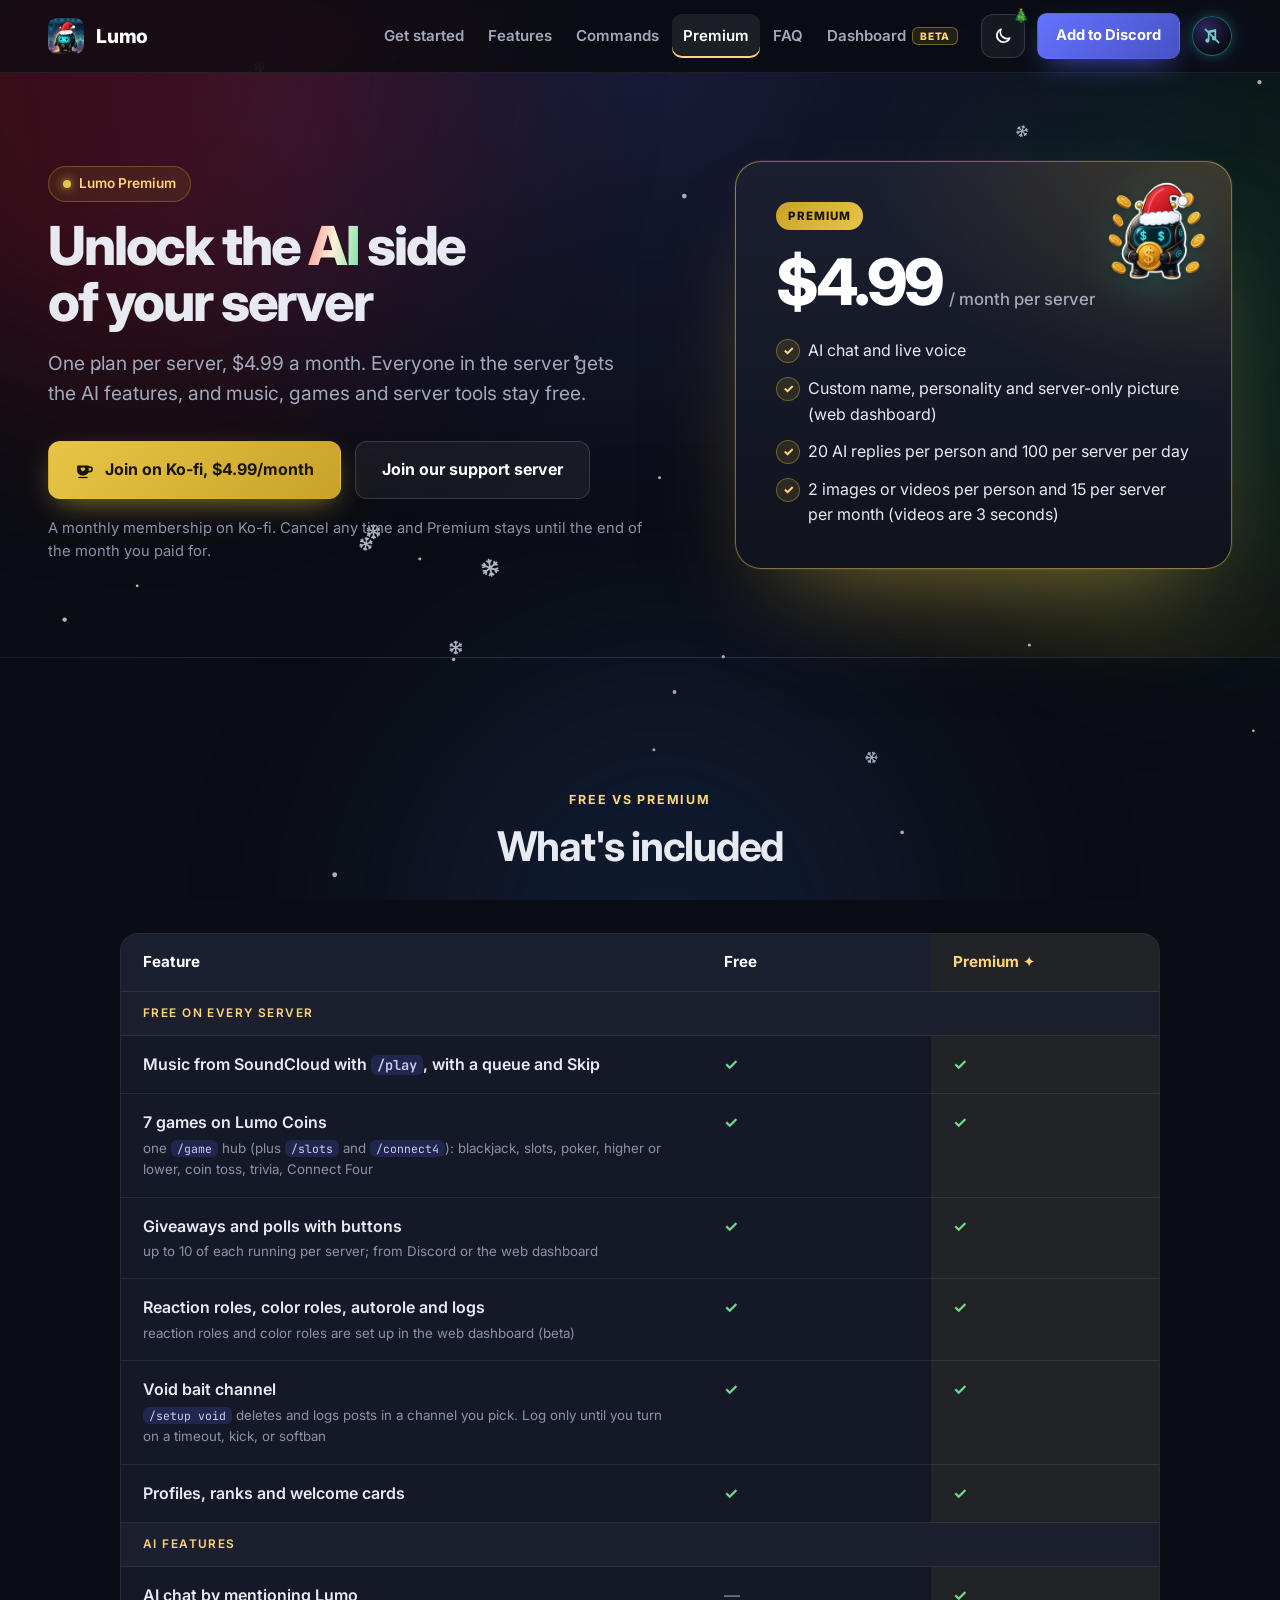
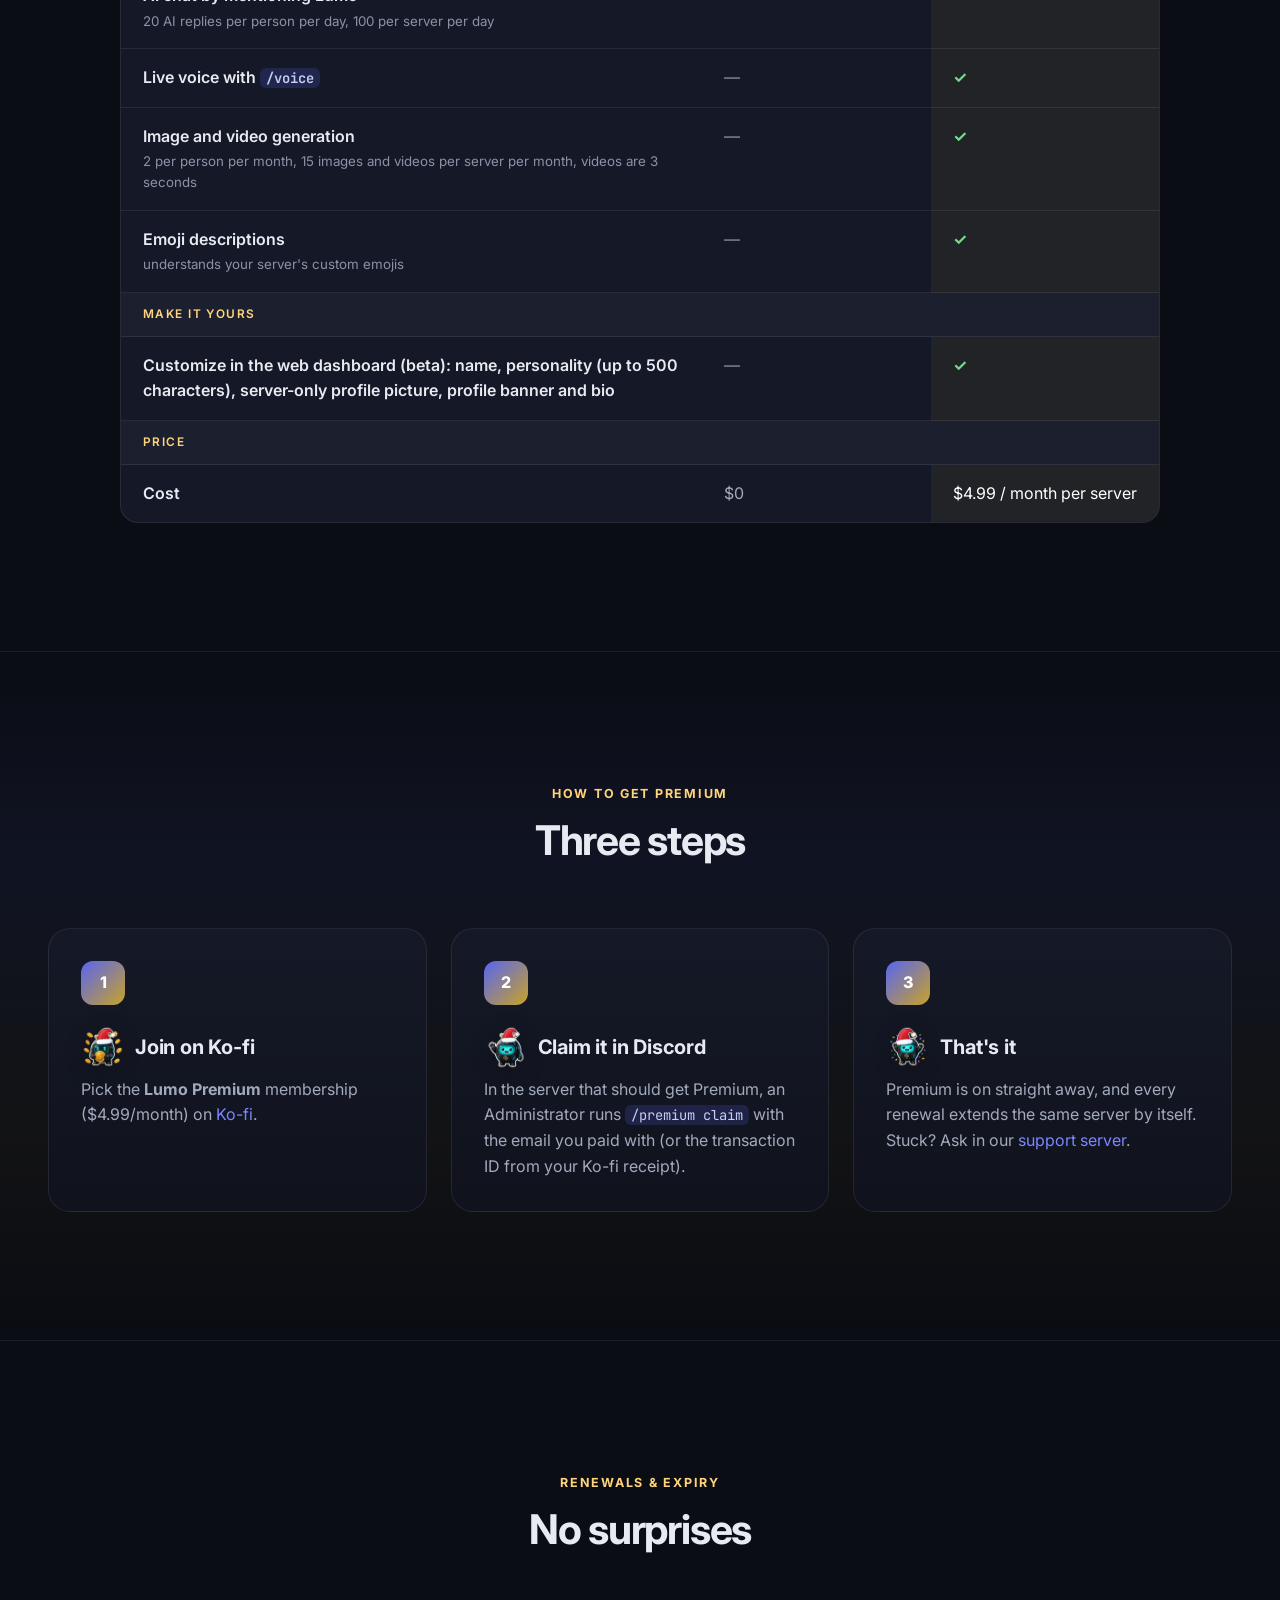
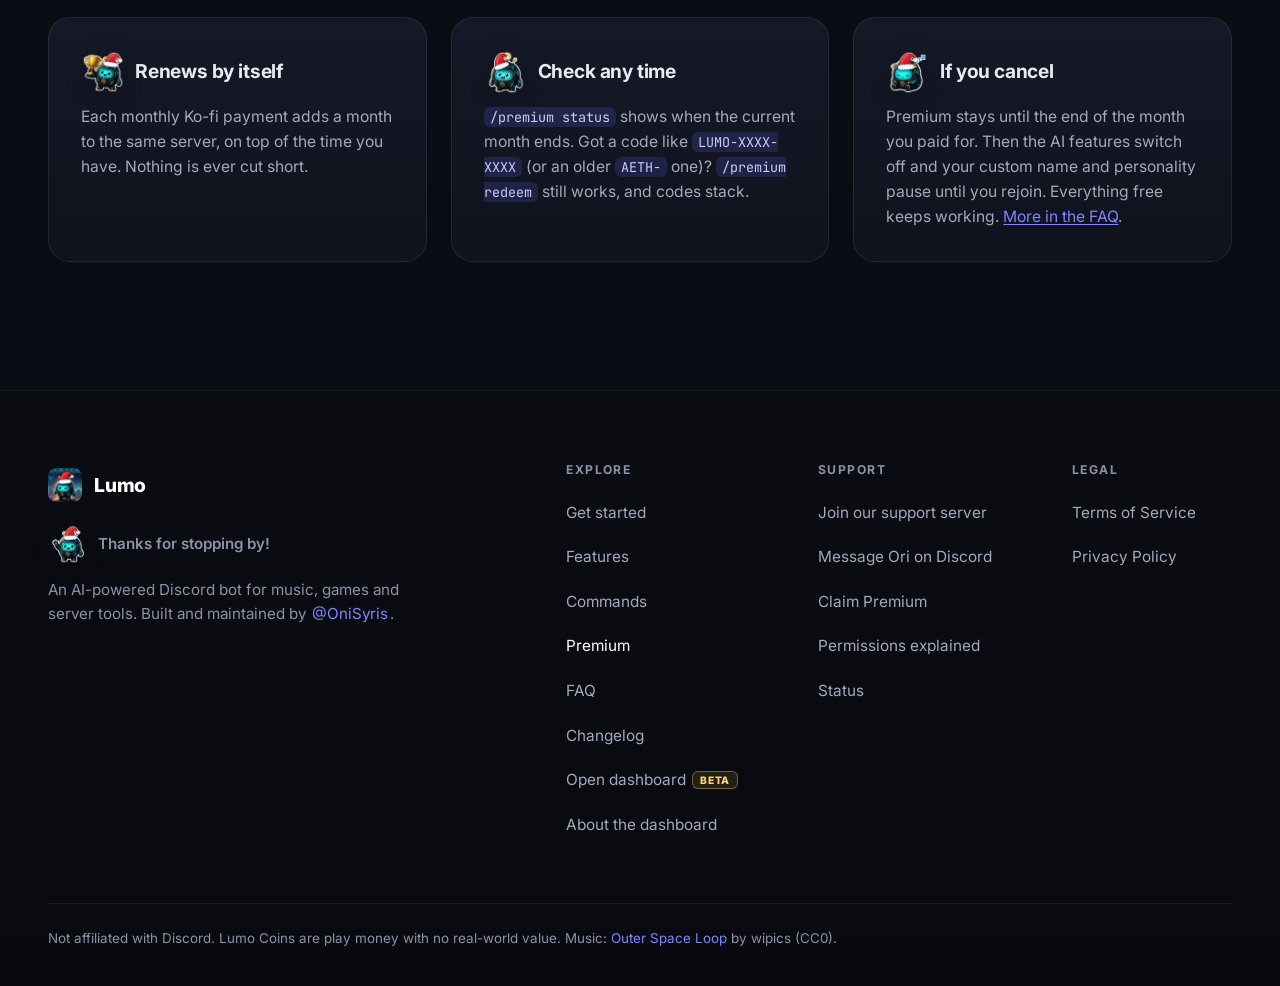
<file: premium.html>
<!DOCTYPE html>
<html lang="en">
<head>
  <meta charset="utf-8">
  <meta name="viewport" content="width=device-width, initial-scale=1">
  <title>Get Lumo Premium: $4.99/month per server</title>
  <meta name="description" content="Unlock Lumo&#x27;s AI chat, live voice and a custom name and personality for your whole Discord server for $4.99/month. Join Lumo Premium on Ko-fi and turn it on in Discord with /premium claim.">
  <meta name="theme-color" content="#0b0d14">
  <meta name="color-scheme" content="dark">
  <link rel="canonical" href="https://lumobot.org/premium.html">
  <meta property="og:site_name" content="Lumo AI">
  <meta property="og:type" content="website">
  <meta property="og:url" content="https://lumobot.org/premium.html">
  <meta property="og:title" content="Get Lumo Premium">
  <meta property="og:description" content="$4.99/month per server: AI chat, live voice and a custom name and personality. Join on Ko-fi, claim it in Discord, renewals are automatic.">
  <meta property="og:image" content="https://lumobot.org/og-image.png">
  <meta property="og:image:width" content="1200">
  <meta property="og:image:height" content="630">
  <meta property="og:image:alt" content="Lumo: the robot mascot waving beside the Lumo name and the tagline AI-powered all-in-one Discord bot">
  <meta name="twitter:card" content="summary_large_image">
  <meta name="twitter:title" content="Get Lumo Premium">
  <meta name="twitter:description" content="$4.99/month per server: AI chat, live voice and a custom name and personality. Join on Ko-fi, claim it in Discord, renewals are automatic.">
  <meta name="twitter:image" content="https://lumobot.org/og-image.png">
  <meta name="twitter:image:alt" content="Lumo: the robot mascot waving beside the Lumo name and the tagline AI-powered all-in-one Discord bot">
  <link rel="icon" href="favicon.ico" sizes="any">
  <link rel="icon" type="image/png" sizes="32x32" href="favicon-32x32.png">
  <link rel="icon" type="image/png" sizes="16x16" href="favicon-16x16.png">
  <link rel="apple-touch-icon" sizes="180x180" href="apple-touch-icon.png">
  <link rel="manifest" href="site.webmanifest">
  <link rel="preconnect" href="https://fonts.googleapis.com">
  <link rel="preconnect" href="https://fonts.gstatic.com" crossorigin>
  <link href="https://fonts.googleapis.com/css2?family=Inter:wght@400;500;600;700;800&family=JetBrains+Mono:wght@500&display=swap" rel="stylesheet">
  <link rel="stylesheet" href="styles.css?v=6504800a8f">
  <script>(function(d){var s="dark";try{s=localStorage.getItem("aeth-theme")||s}catch(e){}if(s!="light"&&s!="auto")s="dark";var h=d.documentElement;h.classList.add("js");h.setAttribute("data-theme-pref",s);h.setAttribute("data-theme",s=="auto"?(matchMedia("(prefers-color-scheme: light)").matches?"light":"dark"):s)})(document)</script>
  <script src="/assets/lumo-holiday.js?v=641148b99e"></script>
</head>
<body>
  <a class="skip-link" href="#main">Skip to content</a>
  <div class="bg-orbs" aria-hidden="true"><span></span><span></span><span></span></div>

  <header class="nav" id="top">
    <div class="wrap nav-inner">
      <a class="brand" href="index.html" aria-label="Lumo home"><img src="assets/logo.webp" alt="" width="36" height="36" decoding="async"><span>Lumo</span></a>
      <nav class="nav-right" aria-label="Main">
        <div class="nav-links">
        <a href="getting-started.html">Get started</a>
        <a href="features.html">Features</a>
        <a href="commands.html">Commands</a>
        <a href="premium.html" aria-current="page">Premium</a>
        <a href="faq.html">FAQ</a>
        <a href="dashboard.html">Dashboard <span class="beta-chip">Beta</span></a>
        </div>
        <div class="theme-pop"><button type="button" class="theme-btn" data-theme-menu aria-haspopup="true" aria-expanded="false" aria-controls="theme-menu" aria-label="Appearance and seasonal theme" title="Appearance"><svg class="ti ti-dark" viewBox="0 0 24 24" aria-hidden="true" focusable="false" fill="none" stroke="currentColor" stroke-width="2" stroke-linecap="round" stroke-linejoin="round"><path d="M20 14.5A8 8 0 0 1 9.5 4a8 8 0 1 0 10.5 10.5Z"/></svg><svg class="ti ti-light" viewBox="0 0 24 24" aria-hidden="true" focusable="false" fill="none" stroke="currentColor" stroke-width="2" stroke-linecap="round" stroke-linejoin="round"><circle cx="12" cy="12" r="4"/><path d="M12 2v2M12 20v2M4.9 4.9l1.4 1.4M17.7 17.7l1.4 1.4M2 12h2M20 12h2M4.9 19.1l1.4-1.4M17.7 6.3l1.4-1.4"/></svg><svg class="ti ti-auto" viewBox="0 0 24 24" aria-hidden="true" focusable="false" fill="none" stroke="currentColor" stroke-width="2" stroke-linecap="round" stroke-linejoin="round"><circle cx="12" cy="12" r="9"/><path d="M12 3a9 9 0 0 1 0 18Z" fill="currentColor"/></svg></button><div class="theme-menu" id="theme-menu" hidden><div class="theme-seg-wrap"><span>Appearance</span><div class="theme-seg" role="group" aria-label="Color theme"><button type="button" class="seg-b" data-theme-set="dark" aria-pressed="false"><svg class="ti ti-dark" viewBox="0 0 24 24" aria-hidden="true" focusable="false" fill="none" stroke="currentColor" stroke-width="2" stroke-linecap="round" stroke-linejoin="round"><path d="M20 14.5A8 8 0 0 1 9.5 4a8 8 0 1 0 10.5 10.5Z"/></svg><span>Dark</span></button><button type="button" class="seg-b" data-theme-set="light" aria-pressed="false"><svg class="ti ti-light" viewBox="0 0 24 24" aria-hidden="true" focusable="false" fill="none" stroke="currentColor" stroke-width="2" stroke-linecap="round" stroke-linejoin="round"><circle cx="12" cy="12" r="4"/><path d="M12 2v2M12 20v2M4.9 4.9l1.4 1.4M17.7 17.7l1.4 1.4M2 12h2M20 12h2M4.9 19.1l1.4-1.4M17.7 6.3l1.4-1.4"/></svg><span>Light</span></button><button type="button" class="seg-b" data-theme-set="auto" aria-pressed="false"><svg class="ti ti-auto" viewBox="0 0 24 24" aria-hidden="true" focusable="false" fill="none" stroke="currentColor" stroke-width="2" stroke-linecap="round" stroke-linejoin="round"><circle cx="12" cy="12" r="9"/><path d="M12 3a9 9 0 0 1 0 18Z" fill="currentColor"/></svg><span>Auto</span></button></div></div><div class="theme-seg-wrap"><span>Seasonal <small data-holiday-now></small></span><div class="hol-grid" role="group" aria-label="Seasonal theme"><button type="button" class="hol-b hol-auto" data-holiday-set="auto" aria-pressed="false"><svg class="hi" viewBox="0 0 24 24" aria-hidden="true" focusable="false" fill="none" stroke="currentColor" stroke-width="2" stroke-linecap="round" stroke-linejoin="round"><rect x="3.5" y="5" width="17" height="15" rx="2.5"/><path d="M3.5 10h17M8 3v4M16 3v4"/></svg><span>Auto</span></button><button type="button" class="hol-b hol-off" data-holiday-set="off" aria-pressed="false"><svg class="hi" viewBox="0 0 24 24" aria-hidden="true" focusable="false" fill="none" stroke="currentColor" stroke-width="2" stroke-linecap="round" stroke-linejoin="round"><circle cx="12" cy="12" r="8.5"/><path d="M6 18 18 6"/></svg><span>Off</span></button><button type="button" class="hol-b hol-halloween" data-holiday-set="halloween" aria-pressed="false"><span class="he" aria-hidden="true">🎃</span><span>Halloween</span></button><button type="button" class="hol-b hol-thanksgiving" data-holiday-set="thanksgiving" aria-pressed="false"><span class="he" aria-hidden="true">🦃</span><span>Thanksgiving</span></button><button type="button" class="hol-b hol-christmas" data-holiday-set="christmas" aria-pressed="false"><span class="he" aria-hidden="true">🎄</span><span>Christmas</span></button></div></div></div></div>
        <a class="btn btn-ghost btn-sm nav-dash" href="https://dashboard.lumobot.org" target="_blank" rel="noopener">Open dashboard <span class="beta-chip">Beta</span></a>
        <a class="btn btn-primary btn-sm nav-add" href="https://discord.com/oauth2/authorize?client_id=1545140271073722378&amp;permissions=309576723664&amp;scope=bot+applications.commands" target="_blank" rel="noopener">Add to Discord</a>
        <details class="nav-menu">
          <summary aria-label="Menu"><span class="bars" aria-hidden="true"></span></summary>
          <div class="nav-panel">
          <a href="getting-started.html">Get started</a>
          <a href="features.html">Features</a>
          <a href="commands.html">Commands</a>
          <a href="premium.html" aria-current="page">Premium</a>
          <a href="faq.html">FAQ</a>
          <a href="dashboard.html">About the dashboard <span class="beta-chip">Beta</span></a>
          <a class="btn btn-ghost nav-panel-dash" href="https://dashboard.lumobot.org" target="_blank" rel="noopener">Open dashboard <span class="beta-chip">Beta</span></a>
            <a class="btn btn-primary nav-panel-add" href="https://discord.com/oauth2/authorize?client_id=1545140271073722378&amp;permissions=309576723664&amp;scope=bot+applications.commands" target="_blank" rel="noopener">Add to Discord</a>
            <div class="theme-seg-wrap"><span>Appearance</span><div class="theme-seg" role="group" aria-label="Color theme"><button type="button" class="seg-b" data-theme-set="dark" aria-pressed="false"><svg class="ti ti-dark" viewBox="0 0 24 24" aria-hidden="true" focusable="false" fill="none" stroke="currentColor" stroke-width="2" stroke-linecap="round" stroke-linejoin="round"><path d="M20 14.5A8 8 0 0 1 9.5 4a8 8 0 1 0 10.5 10.5Z"/></svg><span>Dark</span></button><button type="button" class="seg-b" data-theme-set="light" aria-pressed="false"><svg class="ti ti-light" viewBox="0 0 24 24" aria-hidden="true" focusable="false" fill="none" stroke="currentColor" stroke-width="2" stroke-linecap="round" stroke-linejoin="round"><circle cx="12" cy="12" r="4"/><path d="M12 2v2M12 20v2M4.9 4.9l1.4 1.4M17.7 17.7l1.4 1.4M2 12h2M20 12h2M4.9 19.1l1.4-1.4M17.7 6.3l1.4-1.4"/></svg><span>Light</span></button><button type="button" class="seg-b" data-theme-set="auto" aria-pressed="false"><svg class="ti ti-auto" viewBox="0 0 24 24" aria-hidden="true" focusable="false" fill="none" stroke="currentColor" stroke-width="2" stroke-linecap="round" stroke-linejoin="round"><circle cx="12" cy="12" r="9"/><path d="M12 3a9 9 0 0 1 0 18Z" fill="currentColor"/></svg><span>Auto</span></button></div></div><div class="theme-seg-wrap"><span>Seasonal <small data-holiday-now></small></span><div class="hol-grid" role="group" aria-label="Seasonal theme"><button type="button" class="hol-b hol-auto" data-holiday-set="auto" aria-pressed="false"><svg class="hi" viewBox="0 0 24 24" aria-hidden="true" focusable="false" fill="none" stroke="currentColor" stroke-width="2" stroke-linecap="round" stroke-linejoin="round"><rect x="3.5" y="5" width="17" height="15" rx="2.5"/><path d="M3.5 10h17M8 3v4M16 3v4"/></svg><span>Auto</span></button><button type="button" class="hol-b hol-off" data-holiday-set="off" aria-pressed="false"><svg class="hi" viewBox="0 0 24 24" aria-hidden="true" focusable="false" fill="none" stroke="currentColor" stroke-width="2" stroke-linecap="round" stroke-linejoin="round"><circle cx="12" cy="12" r="8.5"/><path d="M6 18 18 6"/></svg><span>Off</span></button><button type="button" class="hol-b hol-halloween" data-holiday-set="halloween" aria-pressed="false"><span class="he" aria-hidden="true">🎃</span><span>Halloween</span></button><button type="button" class="hol-b hol-thanksgiving" data-holiday-set="thanksgiving" aria-pressed="false"><span class="he" aria-hidden="true">🦃</span><span>Thanksgiving</span></button><button type="button" class="hol-b hol-christmas" data-holiday-set="christmas" aria-pressed="false"><span class="he" aria-hidden="true">🎄</span><span>Christmas</span></button></div></div>
          </div>
        </details>
      </nav>
    </div>
  </header>

  <main id="main">
    <header class="page-hero page-hero-split">
      <div class="wrap page-hero-inner">
        <div>
          <span class="eyebrow"><span class="dot"></span> Lumo Premium</span>
          <h1>Unlock the <span class="grad">AI</span> side of your server</h1>
          <p class="lead">One plan per server, $4.99 a month. Everyone in the server gets the AI features, and music, games and server tools stay free.</p>
          <div class="cta">
            <a class="btn btn-kofi" href="https://ko-fi.com/oniori" target="_blank" rel="noopener"><svg viewBox="0 0 24 24" width="20" height="20" aria-hidden="true"><path fill="currentColor" fill-rule="evenodd" d="M2.5 6.5h14v6a6 6 0 0 1-6 6h-2a6 6 0 0 1-6-6Zm7 3.1c-.9-1-2.7-.4-2.7 1 0 1.3 1.5 2.3 2.7 3.2 1.2-.9 2.7-1.9 2.7-3.2 0-1.4-1.8-2-2.7-1Z"/><path fill="none" stroke="currentColor" stroke-width="2" stroke-linecap="round" d="M16.5 8.5h1.3a2.7 2.7 0 0 1 0 5.4h-1.6"/><path fill="currentColor" d="M4 20.2h11v1.6H4z"/></svg> Join on Ko-fi, $4.99/month</a>
            <a class="btn btn-ghost" href="https://discord.gg/KZjebts36C" target="_blank" rel="noopener">Join our support server</a>
          </div>
          <p class="cta-note">A monthly membership on Ko-fi. Cancel any time and Premium stays until the end of the month you paid for.</p>
        </div>
        <div class="price-card price-card-lg">
          <img class="price-bot" src="assets/robot/money-256.webp" alt="Lumo the robot surrounded by gold coins" width="120" height="120" fetchpriority="high" decoding="async">
          <span class="plan-tag">Premium</span>
          <div class="big">$4.99<small>/ month per server</small></div>
          <ul class="checks">
            <li>AI chat and live voice</li>
            <li>Custom name, personality and server-only picture (web dashboard)</li>
            <li>20 AI replies per person and 100 per server per day</li>
            <li>2 images or videos per person and 15 per server per month (videos are 3 seconds)</li>
          </ul>
        </div>
      </div>
    </header>

    <section class="section" id="compare">
      <div class="wrap wrap-mid">
        <div class="section-head reveal">
          <span class="kicker">Free vs Premium</span>
          <h2>What's included</h2>
        </div>
        <div class="table-scroll reveal"><table class="compare">
          <thead><tr><th scope="col">Feature</th><th scope="col">Free</th><th scope="col" class="col-prem">Premium ✦</th></tr></thead>
          <tbody><tr class="sec"><th colspan="3" scope="colgroup">Free on every server</th></tr><tr><th scope="row">Music from SoundCloud with <code>/play</code>, with a queue and Skip</th><td><span class="yes">✓</span></td><td class="prem"><span class="yes">✓</span></td></tr><tr><th scope="row">7 games on Lumo Coins<small>one <code>/game</code> hub (plus <code>/slots</code> and <code>/connect4</code>): blackjack, slots, poker, higher or lower, coin toss, trivia, Connect Four</small></th><td><span class="yes">✓</span></td><td class="prem"><span class="yes">✓</span></td></tr><tr><th scope="row">Giveaways and polls with buttons<small>up to 10 of each running per server; from Discord or the web dashboard</small></th><td><span class="yes">✓</span></td><td class="prem"><span class="yes">✓</span></td></tr><tr><th scope="row">Reaction roles, color roles, autorole and logs<small>reaction roles and color roles are set up in the web dashboard (beta)</small></th><td><span class="yes">✓</span></td><td class="prem"><span class="yes">✓</span></td></tr><tr><th scope="row">Void bait channel<small><code>/setup void</code> deletes and logs posts in a channel you pick. Log only until you turn on a timeout, kick, or softban</small></th><td><span class="yes">✓</span></td><td class="prem"><span class="yes">✓</span></td></tr><tr><th scope="row">Profiles, ranks and welcome cards</th><td><span class="yes">✓</span></td><td class="prem"><span class="yes">✓</span></td></tr><tr class="sec"><th colspan="3" scope="colgroup">AI features</th></tr><tr><th scope="row">AI chat by mentioning Lumo<small>20 AI replies per person per day, 100 per server per day</small></th><td><span class="no">—</span></td><td class="prem"><span class="yes">✓</span></td></tr><tr><th scope="row">Live voice with <code>/voice</code></th><td><span class="no">—</span></td><td class="prem"><span class="yes">✓</span></td></tr><tr><th scope="row">Image and video generation<small>2 per person per month, 15 images and videos per server per month, videos are 3 seconds</small></th><td><span class="no">—</span></td><td class="prem"><span class="yes">✓</span></td></tr><tr><th scope="row">Emoji descriptions<small>understands your server's custom emojis</small></th><td><span class="no">—</span></td><td class="prem"><span class="yes">✓</span></td></tr><tr class="sec"><th colspan="3" scope="colgroup">Make it yours</th></tr><tr><th scope="row">Customize in the web dashboard (beta): name, personality (up to 500 characters), server-only profile picture, profile banner and bio</th><td><span class="no">—</span></td><td class="prem"><span class="yes">✓</span></td></tr><tr class="sec"><th colspan="3" scope="colgroup">Price</th></tr><tr><th scope="row">Cost</th><td>$0</td><td class="prem">$4.99 / month per server</td></tr></tbody>
        </table></div>
      </div>
    </section>

    <section class="section section-alt" id="how-to-buy">
      <div class="wrap">
        <div class="section-head reveal">
          <span class="kicker">How to get Premium</span>
          <h2>Three steps</h2>
        </div>
        <ol class="steps-3 reveal">
          <li><span class="num">1</span><h3 class="h-mini"><img class="mini-bot" src="assets/robot/money-96.webp" alt="" width="44" height="44" loading="lazy" decoding="async">Join on Ko-fi</h3><p>Pick the <b>Lumo Premium</b> membership ($4.99/month) on <a href="https://ko-fi.com/oniori" target="_blank" rel="noopener">Ko-fi</a>.</p></li>
          <li><span class="num">2</span><h3 class="h-mini"><img class="mini-bot" src="assets/robot/wave-96.webp" alt="" width="44" height="44" loading="lazy" decoding="async">Claim it in Discord</h3><p>In the server that should get Premium, an Administrator runs <code>/premium claim</code> with the email you paid with (or the transaction ID from your Ko-fi receipt).</p></li>
          <li><span class="num">3</span><h3 class="h-mini"><img class="mini-bot" src="assets/robot/celebrating-96.webp" alt="" width="44" height="44" loading="lazy" decoding="async">That's it</h3><p>Premium is on straight away, and every renewal extends the same server by itself. Stuck? Ask in our <a href="https://discord.gg/KZjebts36C" target="_blank" rel="noopener">support server</a>.</p></li>
        </ol>
      </div>
    </section>

    <section class="section" id="renewals">
      <div class="wrap">
        <div class="section-head reveal">
          <span class="kicker">Renewals &amp; expiry</span>
          <h2>No surprises</h2>
        </div>
        <div class="info-grid reveal">
          <article class="info-card"><h3 class="h-mini"><img class="mini-bot" src="assets/robot/trophy-96.webp" alt="" width="44" height="44" loading="lazy" decoding="async">Renews by itself</h3><p>Each monthly Ko-fi payment adds a month to the same server, on top of the time you have. Nothing is ever cut short.</p></article>
          <article class="info-card"><h3 class="h-mini"><img class="mini-bot" src="assets/robot/idea-96.webp" alt="" width="44" height="44" loading="lazy" decoding="async">Check any time</h3><p><code>/premium status</code> shows when the current month ends. Got a code like <code>LUMO-XXXX-XXXX</code> (or an older <code>AETH-</code> one)? <code>/premium redeem</code> still works, and codes stack.</p></article>
          <article class="info-card"><h3 class="h-mini"><img class="mini-bot" src="assets/robot/sleeping-96.webp" alt="" width="44" height="44" loading="lazy" decoding="async">If you cancel</h3><p>Premium stays until the end of the month you paid for. Then the AI features switch off and your custom name and personality pause until you rejoin. Everything free keeps working. <a href="faq.html#premium-ends">More in the FAQ</a>.</p></article>
        </div>
      </div>
    </section>
  </main>

  <footer class="footer">
    <div class="wrap footer-inner">
      <div class="footer-brand">
        <a class="brand" href="index.html"><img src="assets/logo.webp" alt="" width="34" height="34" loading="lazy" decoding="async"><span>Lumo</span></a>
        <p class="footer-wave"><img class="mini-bot" src="assets/robot/wave-96.webp" alt="" width="40" height="40" loading="lazy" decoding="async"><span>Thanks for stopping by!</span></p>
        <p>An AI-powered Discord bot for music, games and server tools. Built and maintained by <a href="https://github.com/OniSyris" target="_blank" rel="noopener">@OniSyris</a>.</p>
      </div>
      <nav class="footer-cols" aria-label="Footer">
        <div>
          <h2>Explore</h2>
          <a href="getting-started.html">Get started</a>
          <a href="features.html">Features</a>
          <a href="commands.html">Commands</a>
          <a href="premium.html" aria-current="page">Premium</a>
          <a href="faq.html">FAQ</a>
          <a href="changelog.html">Changelog</a>
          <a href="https://dashboard.lumobot.org" target="_blank" rel="noopener">Open dashboard <span class="beta-chip">Beta</span></a>
          <a href="dashboard.html">About the dashboard</a>
        </div>
        <div>
          <h2>Support</h2>
          <a href="https://discord.gg/KZjebts36C" target="_blank" rel="noopener">Join our support server</a>
          <a href="https://discord.com/users/1022200760018161684" target="_blank" rel="noopener">Message Ori on Discord</a>
          <a href="faq.html#claim">Claim Premium</a>
          <a href="faq.html#permissions">Permissions explained</a>
          <a href="status.html">Status</a>
        </div>
        <div>
          <h2>Legal</h2>
          <a href="terms.html">Terms of Service</a>
          <a href="privacy.html">Privacy Policy</a>
        </div>
      </nav>
    </div>
    <div class="wrap footer-note">Not affiliated with Discord. Lumo Coins are play money with no real-world value. Music: <a href="https://opengameart.org/content/outer-space-loop" target="_blank" rel="noopener">Outer Space Loop</a> by wipics (CC0).</div>
  </footer>

  <div class="toast" id="toast" role="status" aria-live="polite"></div>
  <script src="/assets/lumo-music.js?v=b76e843706" data-slot=".nav-right .nav-menu" data-src="/assets/audio/outer-space-loop.mp3" data-exclude="^/dashboard/" data-volume="0.16" data-fade="2.5" defer></script>
  <script src="script.js?v=3b06cc299d" defer></script>
</body>
</html>
</file>
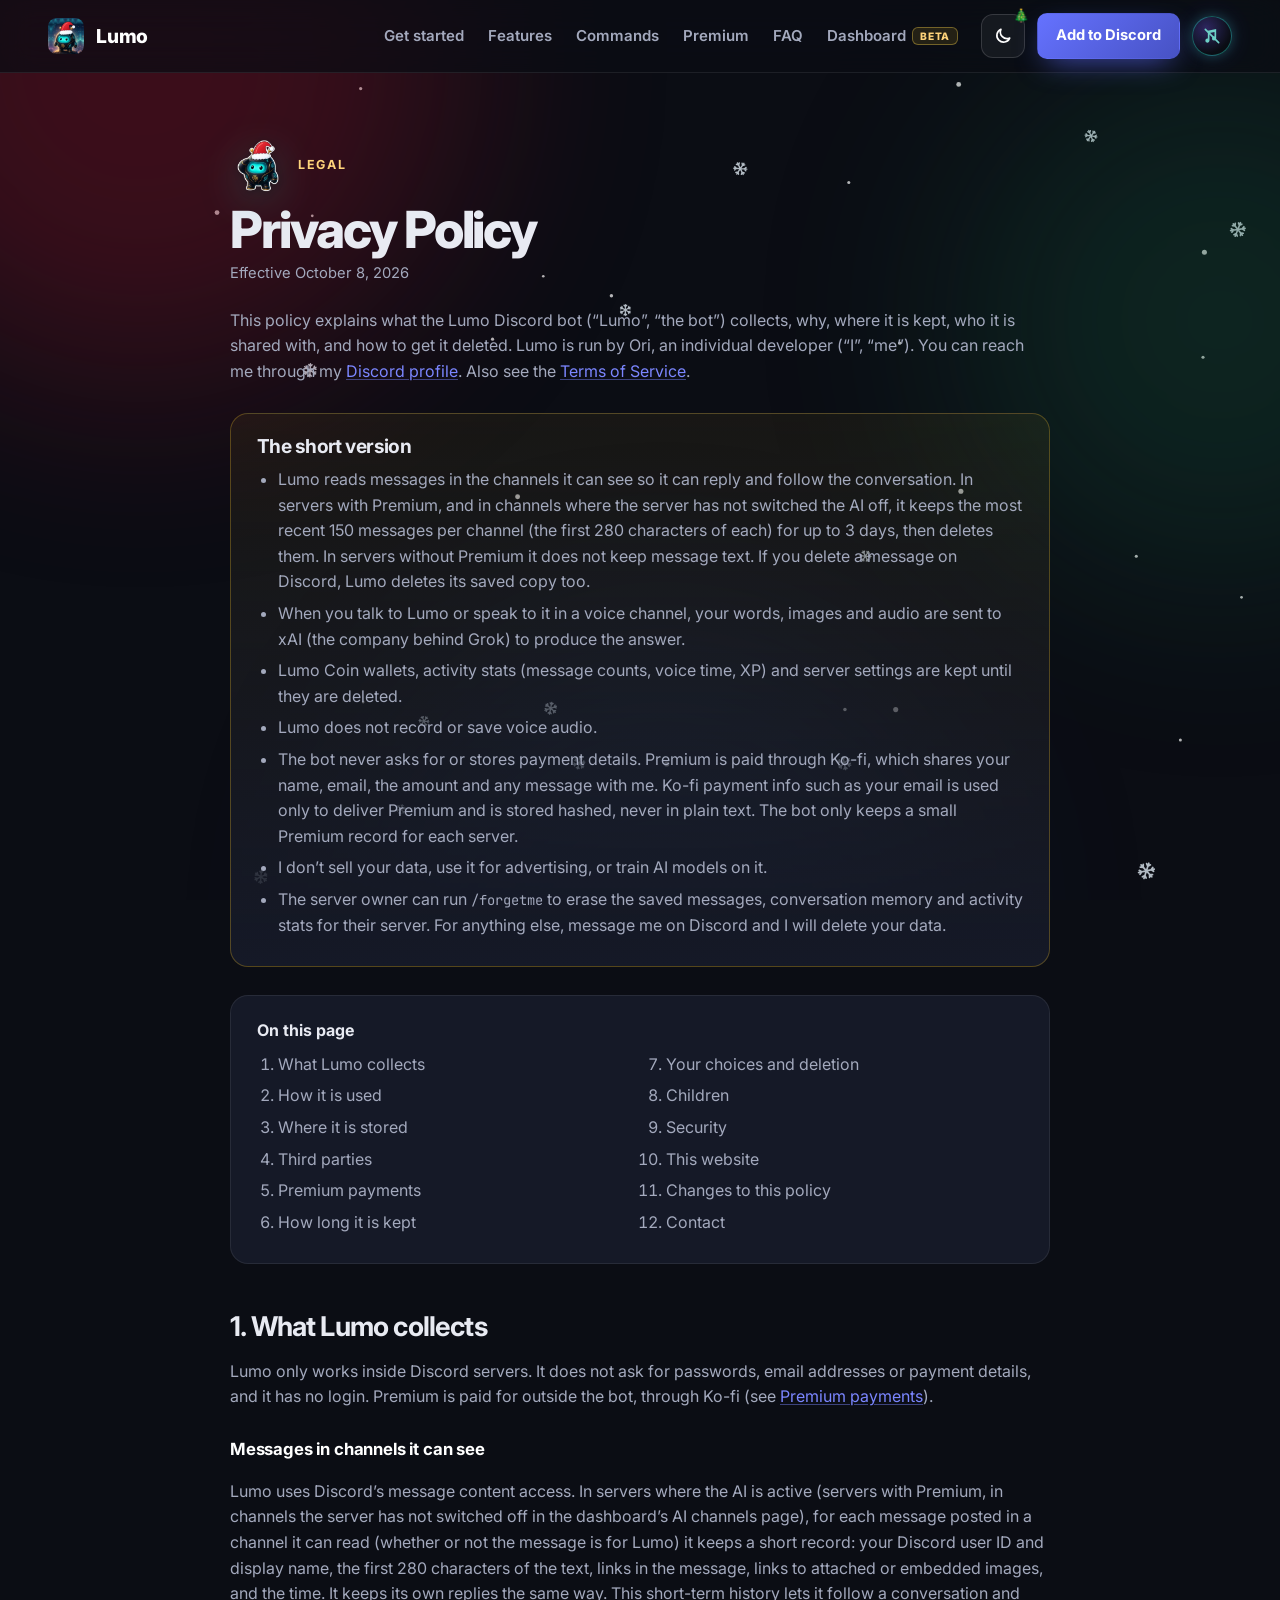
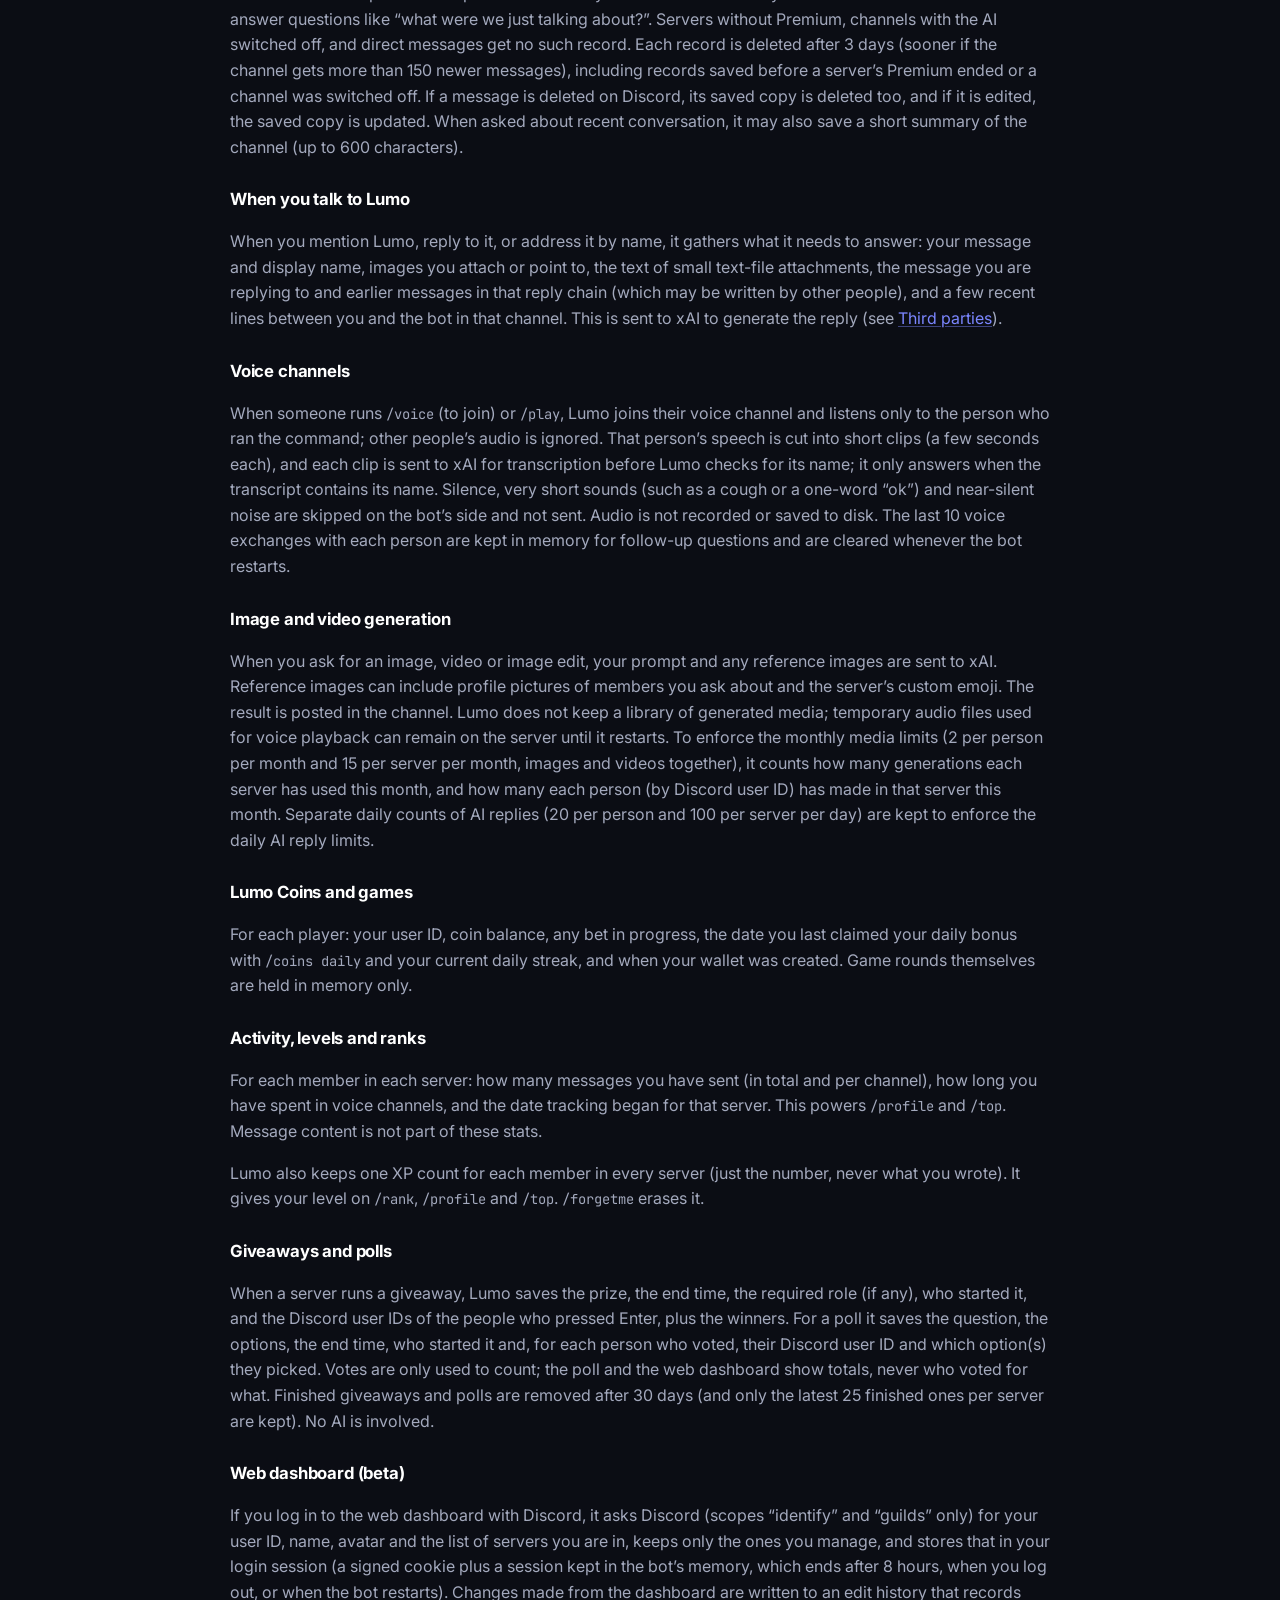
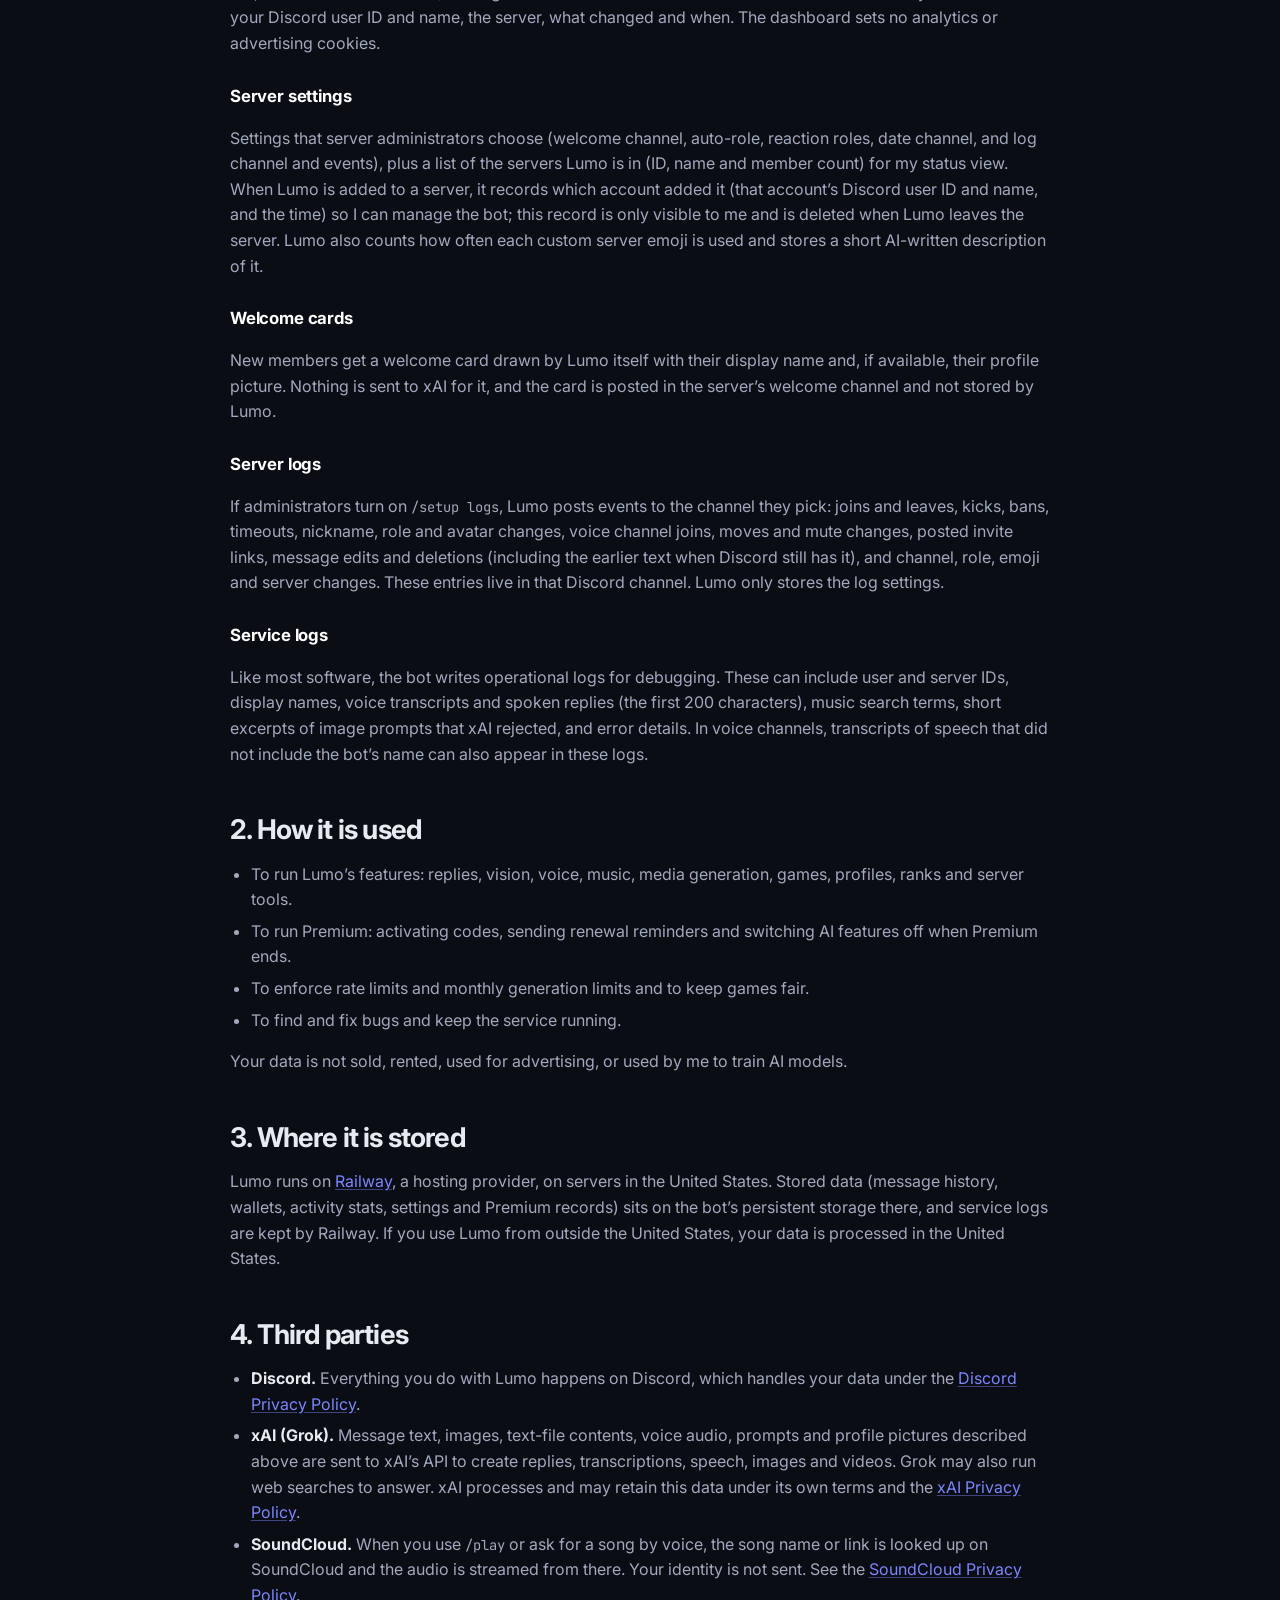
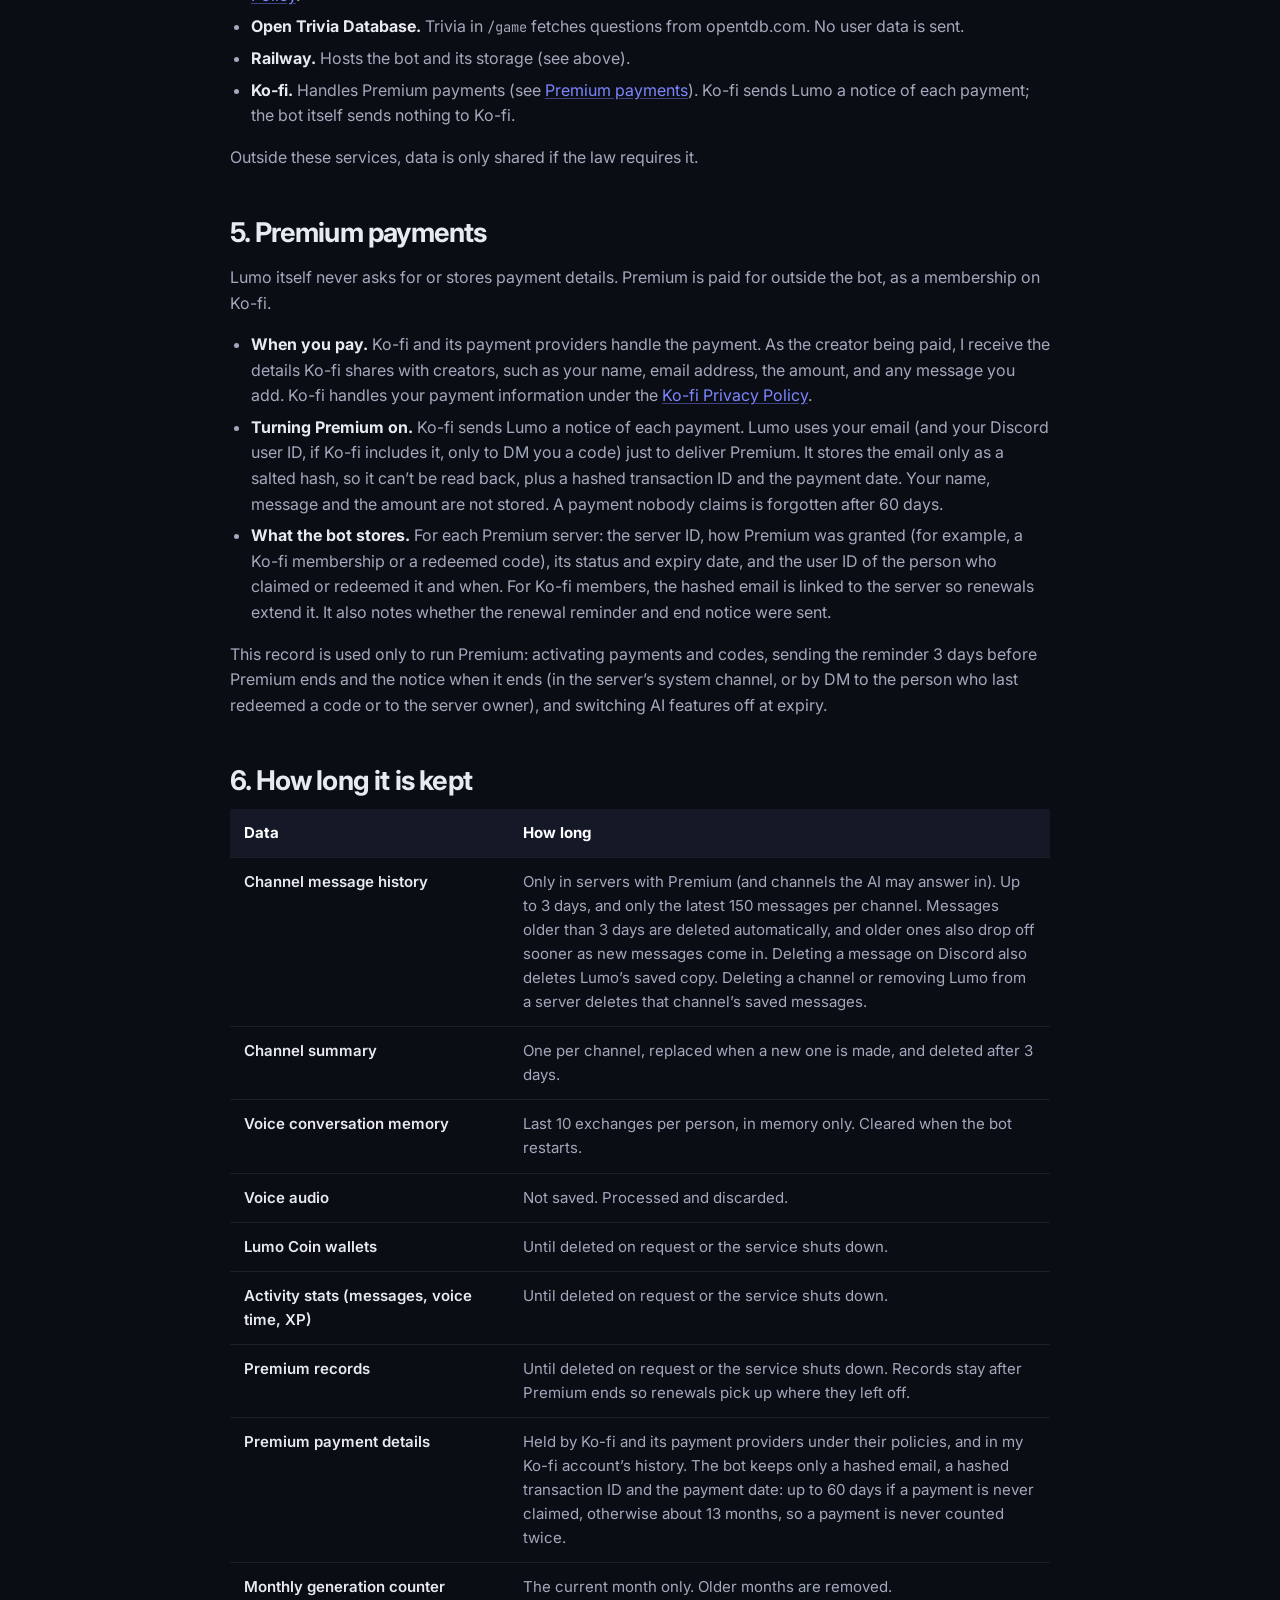
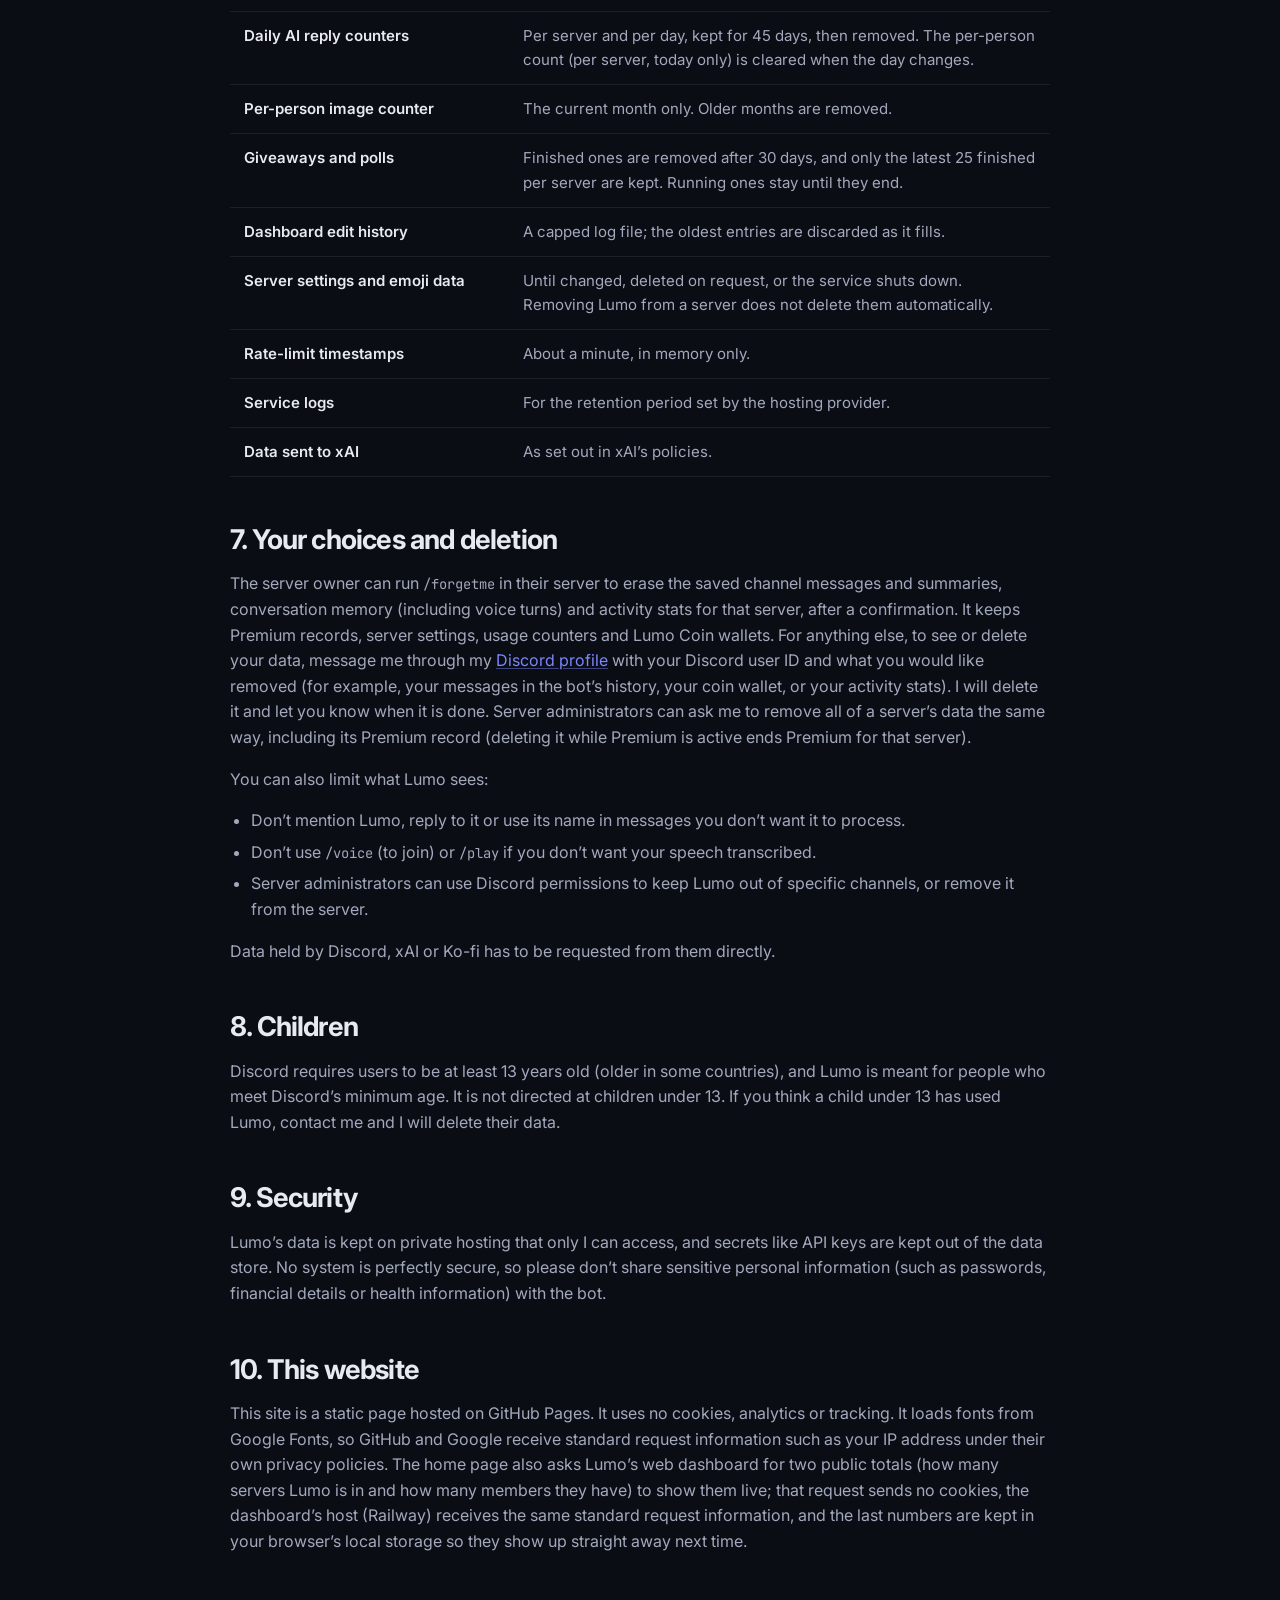
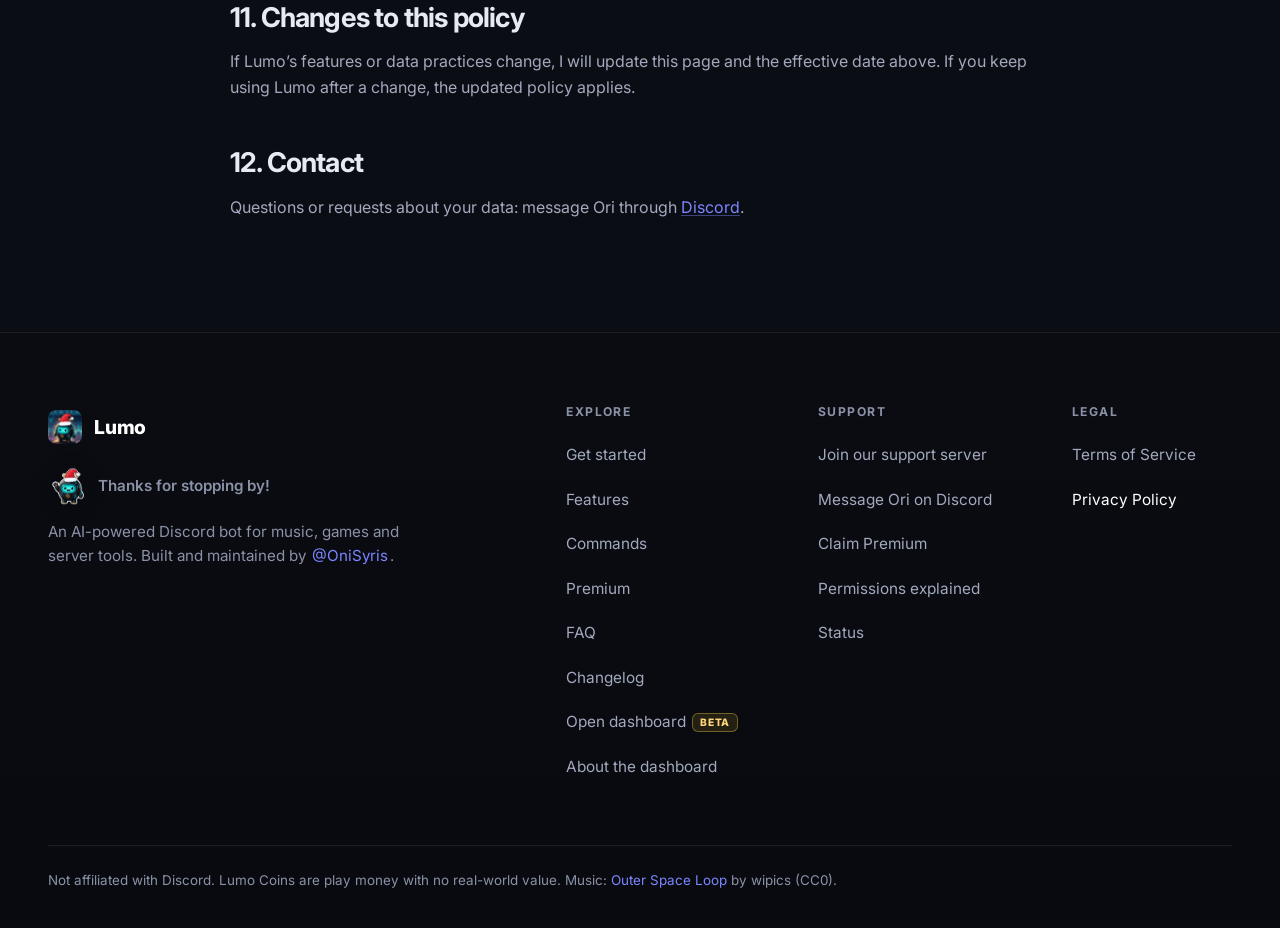
<file: privacy.html>
<!DOCTYPE html>
<html lang="en">
<head>
  <meta charset="utf-8">
  <meta name="viewport" content="width=device-width, initial-scale=1">
  <title>Privacy Policy · Lumo Discord bot</title>
  <meta name="description" content="What the Lumo Discord bot collects, why, where it is stored, who it is shared with, how long it is kept, how Premium payments work, and how to get it deleted.">
  <meta name="theme-color" content="#0b0d14">
  <meta name="color-scheme" content="dark">
  <link rel="canonical" href="https://lumobot.org/privacy.html">
  <meta property="og:site_name" content="Lumo AI">
  <meta property="og:type" content="website">
  <meta property="og:url" content="https://lumobot.org/privacy.html">
  <meta property="og:title" content="Privacy Policy · Lumo">
  <meta property="og:description" content="What the Lumo Discord bot collects, why, where it is stored, who it is shared with, how long it is kept, how Premium payments work, and how to get it deleted.">
  <meta property="og:image" content="https://lumobot.org/og-image.png">
  <meta property="og:image:width" content="1200">
  <meta property="og:image:height" content="630">
  <meta property="og:image:alt" content="Lumo: the robot mascot waving beside the Lumo name and the tagline AI-powered all-in-one Discord bot">
  <meta name="twitter:card" content="summary_large_image">
  <meta name="twitter:title" content="Privacy Policy · Lumo">
  <meta name="twitter:description" content="What the Lumo Discord bot collects, why, where it is stored, who it is shared with, how long it is kept, how Premium payments work, and how to get it deleted.">
  <meta name="twitter:image" content="https://lumobot.org/og-image.png">
  <meta name="twitter:image:alt" content="Lumo: the robot mascot waving beside the Lumo name and the tagline AI-powered all-in-one Discord bot">
  <link rel="icon" href="favicon.ico" sizes="any">
  <link rel="icon" type="image/png" sizes="32x32" href="favicon-32x32.png">
  <link rel="icon" type="image/png" sizes="16x16" href="favicon-16x16.png">
  <link rel="apple-touch-icon" sizes="180x180" href="apple-touch-icon.png">
  <link rel="manifest" href="site.webmanifest">
  <link rel="preconnect" href="https://fonts.googleapis.com">
  <link rel="preconnect" href="https://fonts.gstatic.com" crossorigin>
  <link href="https://fonts.googleapis.com/css2?family=Inter:wght@400;500;600;700;800&family=JetBrains+Mono:wght@500&display=swap" rel="stylesheet">
  <link rel="stylesheet" href="styles.css?v=6504800a8f">
  <script>(function(d){var s="dark";try{s=localStorage.getItem("aeth-theme")||s}catch(e){}if(s!="light"&&s!="auto")s="dark";var h=d.documentElement;h.classList.add("js");h.setAttribute("data-theme-pref",s);h.setAttribute("data-theme",s=="auto"?(matchMedia("(prefers-color-scheme: light)").matches?"light":"dark"):s)})(document)</script>
  <script src="/assets/lumo-holiday.js?v=641148b99e"></script>
</head>
<body>
  <a class="skip-link" href="#main">Skip to content</a>
  <div class="bg-orbs" aria-hidden="true"><span></span><span></span><span></span></div>

  <header class="nav" id="top">
    <div class="wrap nav-inner">
      <a class="brand" href="index.html" aria-label="Lumo home"><img src="assets/logo.webp" alt="" width="36" height="36" decoding="async"><span>Lumo</span></a>
      <nav class="nav-right" aria-label="Main">
        <div class="nav-links">
        <a href="getting-started.html">Get started</a>
        <a href="features.html">Features</a>
        <a href="commands.html">Commands</a>
        <a href="premium.html">Premium</a>
        <a href="faq.html">FAQ</a>
        <a href="dashboard.html">Dashboard <span class="beta-chip">Beta</span></a>
        </div>
        <div class="theme-pop"><button type="button" class="theme-btn" data-theme-menu aria-haspopup="true" aria-expanded="false" aria-controls="theme-menu" aria-label="Appearance and seasonal theme" title="Appearance"><svg class="ti ti-dark" viewBox="0 0 24 24" aria-hidden="true" focusable="false" fill="none" stroke="currentColor" stroke-width="2" stroke-linecap="round" stroke-linejoin="round"><path d="M20 14.5A8 8 0 0 1 9.5 4a8 8 0 1 0 10.5 10.5Z"/></svg><svg class="ti ti-light" viewBox="0 0 24 24" aria-hidden="true" focusable="false" fill="none" stroke="currentColor" stroke-width="2" stroke-linecap="round" stroke-linejoin="round"><circle cx="12" cy="12" r="4"/><path d="M12 2v2M12 20v2M4.9 4.9l1.4 1.4M17.7 17.7l1.4 1.4M2 12h2M20 12h2M4.9 19.1l1.4-1.4M17.7 6.3l1.4-1.4"/></svg><svg class="ti ti-auto" viewBox="0 0 24 24" aria-hidden="true" focusable="false" fill="none" stroke="currentColor" stroke-width="2" stroke-linecap="round" stroke-linejoin="round"><circle cx="12" cy="12" r="9"/><path d="M12 3a9 9 0 0 1 0 18Z" fill="currentColor"/></svg></button><div class="theme-menu" id="theme-menu" hidden><div class="theme-seg-wrap"><span>Appearance</span><div class="theme-seg" role="group" aria-label="Color theme"><button type="button" class="seg-b" data-theme-set="dark" aria-pressed="false"><svg class="ti ti-dark" viewBox="0 0 24 24" aria-hidden="true" focusable="false" fill="none" stroke="currentColor" stroke-width="2" stroke-linecap="round" stroke-linejoin="round"><path d="M20 14.5A8 8 0 0 1 9.5 4a8 8 0 1 0 10.5 10.5Z"/></svg><span>Dark</span></button><button type="button" class="seg-b" data-theme-set="light" aria-pressed="false"><svg class="ti ti-light" viewBox="0 0 24 24" aria-hidden="true" focusable="false" fill="none" stroke="currentColor" stroke-width="2" stroke-linecap="round" stroke-linejoin="round"><circle cx="12" cy="12" r="4"/><path d="M12 2v2M12 20v2M4.9 4.9l1.4 1.4M17.7 17.7l1.4 1.4M2 12h2M20 12h2M4.9 19.1l1.4-1.4M17.7 6.3l1.4-1.4"/></svg><span>Light</span></button><button type="button" class="seg-b" data-theme-set="auto" aria-pressed="false"><svg class="ti ti-auto" viewBox="0 0 24 24" aria-hidden="true" focusable="false" fill="none" stroke="currentColor" stroke-width="2" stroke-linecap="round" stroke-linejoin="round"><circle cx="12" cy="12" r="9"/><path d="M12 3a9 9 0 0 1 0 18Z" fill="currentColor"/></svg><span>Auto</span></button></div></div><div class="theme-seg-wrap"><span>Seasonal <small data-holiday-now></small></span><div class="hol-grid" role="group" aria-label="Seasonal theme"><button type="button" class="hol-b hol-auto" data-holiday-set="auto" aria-pressed="false"><svg class="hi" viewBox="0 0 24 24" aria-hidden="true" focusable="false" fill="none" stroke="currentColor" stroke-width="2" stroke-linecap="round" stroke-linejoin="round"><rect x="3.5" y="5" width="17" height="15" rx="2.5"/><path d="M3.5 10h17M8 3v4M16 3v4"/></svg><span>Auto</span></button><button type="button" class="hol-b hol-off" data-holiday-set="off" aria-pressed="false"><svg class="hi" viewBox="0 0 24 24" aria-hidden="true" focusable="false" fill="none" stroke="currentColor" stroke-width="2" stroke-linecap="round" stroke-linejoin="round"><circle cx="12" cy="12" r="8.5"/><path d="M6 18 18 6"/></svg><span>Off</span></button><button type="button" class="hol-b hol-halloween" data-holiday-set="halloween" aria-pressed="false"><span class="he" aria-hidden="true">🎃</span><span>Halloween</span></button><button type="button" class="hol-b hol-thanksgiving" data-holiday-set="thanksgiving" aria-pressed="false"><span class="he" aria-hidden="true">🦃</span><span>Thanksgiving</span></button><button type="button" class="hol-b hol-christmas" data-holiday-set="christmas" aria-pressed="false"><span class="he" aria-hidden="true">🎄</span><span>Christmas</span></button></div></div></div></div>
        <a class="btn btn-ghost btn-sm nav-dash" href="https://dashboard.lumobot.org" target="_blank" rel="noopener">Open dashboard <span class="beta-chip">Beta</span></a>
        <a class="btn btn-primary btn-sm nav-add" href="https://discord.com/oauth2/authorize?client_id=1545140271073722378&amp;permissions=309576723664&amp;scope=bot+applications.commands" target="_blank" rel="noopener">Add to Discord</a>
        <details class="nav-menu">
          <summary aria-label="Menu"><span class="bars" aria-hidden="true"></span></summary>
          <div class="nav-panel">
          <a href="getting-started.html">Get started</a>
          <a href="features.html">Features</a>
          <a href="commands.html">Commands</a>
          <a href="premium.html">Premium</a>
          <a href="faq.html">FAQ</a>
          <a href="dashboard.html">About the dashboard <span class="beta-chip">Beta</span></a>
          <a class="btn btn-ghost nav-panel-dash" href="https://dashboard.lumobot.org" target="_blank" rel="noopener">Open dashboard <span class="beta-chip">Beta</span></a>
            <a class="btn btn-primary nav-panel-add" href="https://discord.com/oauth2/authorize?client_id=1545140271073722378&amp;permissions=309576723664&amp;scope=bot+applications.commands" target="_blank" rel="noopener">Add to Discord</a>
            <div class="theme-seg-wrap"><span>Appearance</span><div class="theme-seg" role="group" aria-label="Color theme"><button type="button" class="seg-b" data-theme-set="dark" aria-pressed="false"><svg class="ti ti-dark" viewBox="0 0 24 24" aria-hidden="true" focusable="false" fill="none" stroke="currentColor" stroke-width="2" stroke-linecap="round" stroke-linejoin="round"><path d="M20 14.5A8 8 0 0 1 9.5 4a8 8 0 1 0 10.5 10.5Z"/></svg><span>Dark</span></button><button type="button" class="seg-b" data-theme-set="light" aria-pressed="false"><svg class="ti ti-light" viewBox="0 0 24 24" aria-hidden="true" focusable="false" fill="none" stroke="currentColor" stroke-width="2" stroke-linecap="round" stroke-linejoin="round"><circle cx="12" cy="12" r="4"/><path d="M12 2v2M12 20v2M4.9 4.9l1.4 1.4M17.7 17.7l1.4 1.4M2 12h2M20 12h2M4.9 19.1l1.4-1.4M17.7 6.3l1.4-1.4"/></svg><span>Light</span></button><button type="button" class="seg-b" data-theme-set="auto" aria-pressed="false"><svg class="ti ti-auto" viewBox="0 0 24 24" aria-hidden="true" focusable="false" fill="none" stroke="currentColor" stroke-width="2" stroke-linecap="round" stroke-linejoin="round"><circle cx="12" cy="12" r="9"/><path d="M12 3a9 9 0 0 1 0 18Z" fill="currentColor"/></svg><span>Auto</span></button></div></div><div class="theme-seg-wrap"><span>Seasonal <small data-holiday-now></small></span><div class="hol-grid" role="group" aria-label="Seasonal theme"><button type="button" class="hol-b hol-auto" data-holiday-set="auto" aria-pressed="false"><svg class="hi" viewBox="0 0 24 24" aria-hidden="true" focusable="false" fill="none" stroke="currentColor" stroke-width="2" stroke-linecap="round" stroke-linejoin="round"><rect x="3.5" y="5" width="17" height="15" rx="2.5"/><path d="M3.5 10h17M8 3v4M16 3v4"/></svg><span>Auto</span></button><button type="button" class="hol-b hol-off" data-holiday-set="off" aria-pressed="false"><svg class="hi" viewBox="0 0 24 24" aria-hidden="true" focusable="false" fill="none" stroke="currentColor" stroke-width="2" stroke-linecap="round" stroke-linejoin="round"><circle cx="12" cy="12" r="8.5"/><path d="M6 18 18 6"/></svg><span>Off</span></button><button type="button" class="hol-b hol-halloween" data-holiday-set="halloween" aria-pressed="false"><span class="he" aria-hidden="true">🎃</span><span>Halloween</span></button><button type="button" class="hol-b hol-thanksgiving" data-holiday-set="thanksgiving" aria-pressed="false"><span class="he" aria-hidden="true">🦃</span><span>Thanksgiving</span></button><button type="button" class="hol-b hol-christmas" data-holiday-set="christmas" aria-pressed="false"><span class="he" aria-hidden="true">🎄</span><span>Christmas</span></button></div></div>
          </div>
        </details>
      </nav>
    </div>
  </header>

  <main class="legal" id="main">
    <div class="legal-wrap">
      <header class="legal-head">
        <div class="legal-kick"><img class="legal-bot" src="assets/robot/salute-192.webp" alt="Lumo the robot giving a salute" width="64" height="64" loading="lazy" decoding="async"><span class="kicker">Legal</span></div>
        <h1>Privacy Policy</h1>
        <p class="legal-meta">Effective October 8, 2026</p>
        <p>This policy explains what the Lumo Discord bot (“Lumo”, “the bot”) collects, why, where it is kept, who it is shared with, and how to get it deleted. Lumo is run by Ori, an individual developer (“I”, “me”). You can reach me through my <a href="https://discord.com/users/1022200760018161684" target="_blank" rel="noopener">Discord profile</a>. Also see the <a href="terms.html">Terms of Service</a>.</p>
      </header>

      <div class="legal-summary">
        <h2>The short version</h2>
        <ul>
          <li>Lumo reads messages in the channels it can see so it can reply and follow the conversation. In servers with Premium, and in channels where the server has not switched the AI off, it keeps the most recent 150 messages per channel (the first 280 characters of each) for up to 3 days, then deletes them. In servers without Premium it does not keep message text. If you delete a message on Discord, Lumo deletes its saved copy too.</li>
          <li>When you talk to Lumo or speak to it in a voice channel, your words, images and audio are sent to xAI (the company behind Grok) to produce the answer.</li>
          <li>Lumo Coin wallets, activity stats (message counts, voice time, XP) and server settings are kept until they are deleted.</li>
          <li>Lumo does not record or save voice audio.</li>
          <li>The bot never asks for or stores payment details. Premium is paid through Ko-fi, which shares your name, email, the amount and any message with me. Ko-fi payment info such as your email is used only to deliver Premium and is stored hashed, never in plain text. The bot only keeps a small Premium record for each server.</li>
          <li>I don’t sell your data, use it for advertising, or train AI models on it.</li>
          <li>The server owner can run <code>/forgetme</code> to erase the saved messages, conversation memory and activity stats for their server. For anything else, message me on Discord and I will delete your data.</li>
        </ul>
      </div>

      <nav class="legal-toc" aria-label="On this page">
        <strong>On this page</strong>
        <ol>
          <li><a href="#collect">What Lumo collects</a></li>
          <li><a href="#use">How it is used</a></li>
          <li><a href="#storage">Where it is stored</a></li>
          <li><a href="#third-parties">Third parties</a></li>
          <li><a href="#premium">Premium payments</a></li>
          <li><a href="#retention">How long it is kept</a></li>
          <li><a href="#deletion">Your choices and deletion</a></li>
          <li><a href="#children">Children</a></li>
          <li><a href="#security">Security</a></li>
          <li><a href="#website">This website</a></li>
          <li><a href="#changes">Changes to this policy</a></li>
          <li><a href="#contact">Contact</a></li>
        </ol>
      </nav>

      <section id="collect">
        <h2>1. What Lumo collects</h2>
        <p>Lumo only works inside Discord servers. It does not ask for passwords, email addresses or payment details, and it has no login. Premium is paid for outside the bot, through Ko-fi (see <a href="#premium">Premium payments</a>).</p>

        <h3>Messages in channels it can see</h3>
        <p>Lumo uses Discord’s message content access. In servers where the AI is active (servers with Premium, in channels the server has not switched off in the dashboard’s AI channels page), for each message posted in a channel it can read (whether or not the message is for Lumo) it keeps a short record: your Discord user ID and display name, the first 280 characters of the text, links in the message, links to attached or embedded images, and the time. It keeps its own replies the same way. This short-term history lets it follow a conversation and answer questions like “what were we just talking about?”. Servers without Premium, channels with the AI switched off, and direct messages get no such record. Each record is deleted after 3 days (sooner if the channel gets more than 150 newer messages), including records saved before a server’s Premium ended or a channel was switched off. If a message is deleted on Discord, its saved copy is deleted too, and if it is edited, the saved copy is updated. When asked about recent conversation, it may also save a short summary of the channel (up to 600 characters).</p>

        <h3>When you talk to Lumo</h3>
        <p>When you mention Lumo, reply to it, or address it by name, it gathers what it needs to answer: your message and display name, images you attach or point to, the text of small text-file attachments, the message you are replying to and earlier messages in that reply chain (which may be written by other people), and a few recent lines between you and the bot in that channel. This is sent to xAI to generate the reply (see <a href="#third-parties">Third parties</a>).</p>

        <h3>Voice channels</h3>
        <p>When someone runs <code>/voice</code> (to join) or <code>/play</code>, Lumo joins their voice channel and listens only to the person who ran the command; other people’s audio is ignored. That person’s speech is cut into short clips (a few seconds each), and each clip is sent to xAI for transcription before Lumo checks for its name; it only answers when the transcript contains its name. Silence, very short sounds (such as a cough or a one-word “ok”) and near-silent noise are skipped on the bot’s side and not sent. Audio is not recorded or saved to disk. The last 10 voice exchanges with each person are kept in memory for follow-up questions and are cleared whenever the bot restarts.</p>

        <h3>Image and video generation</h3>
        <p>When you ask for an image, video or image edit, your prompt and any reference images are sent to xAI. Reference images can include profile pictures of members you ask about and the server’s custom emoji. The result is posted in the channel. Lumo does not keep a library of generated media; temporary audio files used for voice playback can remain on the server until it restarts. To enforce the monthly media limits (2 per person per month and 15 per server per month, images and videos together), it counts how many generations each server has used this month, and how many each person (by Discord user ID) has made in that server this month. Separate daily counts of AI replies (20 per person and 100 per server per day) are kept to enforce the daily AI reply limits.</p>

        <h3>Lumo Coins and games</h3>
        <p>For each player: your user ID, coin balance, any bet in progress, the date you last claimed your daily bonus with <code>/coins daily</code> and your current daily streak, and when your wallet was created. Game rounds themselves are held in memory only.</p>

        <h3>Activity, levels and ranks</h3>
        <p>For each member in each server: how many messages you have sent (in total and per channel), how long you have spent in voice channels, and the date tracking began for that server. This powers <code>/profile</code> and <code>/top</code>. Message content is not part of these stats.</p>
        <p>Lumo also keeps one XP count for each member in every server (just the number, never what you wrote). It gives your level on <code>/rank</code>, <code>/profile</code> and <code>/top</code>. <code>/forgetme</code> erases it.</p>

        <h3>Giveaways and polls</h3>
        <p>When a server runs a giveaway, Lumo saves the prize, the end time, the required role (if any), who started it, and the Discord user IDs of the people who pressed Enter, plus the winners. For a poll it saves the question, the options, the end time, who started it and, for each person who voted, their Discord user ID and which option(s) they picked. Votes are only used to count; the poll and the web dashboard show totals, never who voted for what. Finished giveaways and polls are removed after 30 days (and only the latest 25 finished ones per server are kept). No AI is involved.</p>

        <h3>Web dashboard (beta)</h3>
        <p>If you log in to the web dashboard with Discord, it asks Discord (scopes “identify” and “guilds” only) for your user ID, name, avatar and the list of servers you are in, keeps only the ones you manage, and stores that in your login session (a signed cookie plus a session kept in the bot’s memory, which ends after 8 hours, when you log out, or when the bot restarts). Changes made from the dashboard are written to an edit history that records your Discord user ID and name, the server, what changed and when. The dashboard sets no analytics or advertising cookies.</p>

        <h3>Server settings</h3>
        <p>Settings that server administrators choose (welcome channel, auto-role, reaction roles, date channel, and log channel and events), plus a list of the servers Lumo is in (ID, name and member count) for my status view. When Lumo is added to a server, it records which account added it (that account’s Discord user ID and name, and the time) so I can manage the bot; this record is only visible to me and is deleted when Lumo leaves the server. Lumo also counts how often each custom server emoji is used and stores a short AI-written description of it.</p>

        <h3>Welcome cards</h3>
        <p>New members get a welcome card drawn by Lumo itself with their display name and, if available, their profile picture. Nothing is sent to xAI for it, and the card is posted in the server’s welcome channel and not stored by Lumo.</p>

        <h3>Server logs</h3>
        <p>If administrators turn on <code>/setup logs</code>, Lumo posts events to the channel they pick: joins and leaves, kicks, bans, timeouts, nickname, role and avatar changes, voice channel joins, moves and mute changes, posted invite links, message edits and deletions (including the earlier text when Discord still has it), and channel, role, emoji and server changes. These entries live in that Discord channel. Lumo only stores the log settings.</p>

        <h3>Service logs</h3>
        <p>Like most software, the bot writes operational logs for debugging. These can include user and server IDs, display names, voice transcripts and spoken replies (the first 200 characters), music search terms, short excerpts of image prompts that xAI rejected, and error details. In voice channels, transcripts of speech that did not include the bot’s name can also appear in these logs.</p>
      </section>

      <section id="use">
        <h2>2. How it is used</h2>
        <ul>
          <li>To run Lumo’s features: replies, vision, voice, music, media generation, games, profiles, ranks and server tools.</li>
          <li>To run Premium: activating codes, sending renewal reminders and switching AI features off when Premium ends.</li>
          <li>To enforce rate limits and monthly generation limits and to keep games fair.</li>
          <li>To find and fix bugs and keep the service running.</li>
        </ul>
        <p>Your data is not sold, rented, used for advertising, or used by me to train AI models.</p>
      </section>

      <section id="storage">
        <h2>3. Where it is stored</h2>
        <p>Lumo runs on <a href="https://railway.com" target="_blank" rel="noopener">Railway</a>, a hosting provider, on servers in the United States. Stored data (message history, wallets, activity stats, settings and Premium records) sits on the bot’s persistent storage there, and service logs are kept by Railway. If you use Lumo from outside the United States, your data is processed in the United States.</p>
      </section>

      <section id="third-parties">
        <h2>4. Third parties</h2>
        <ul>
          <li><strong>Discord.</strong> Everything you do with Lumo happens on Discord, which handles your data under the <a href="https://discord.com/privacy" target="_blank" rel="noopener">Discord Privacy Policy</a>.</li>
          <li><strong>xAI (Grok).</strong> Message text, images, text-file contents, voice audio, prompts and profile pictures described above are sent to xAI’s API to create replies, transcriptions, speech, images and videos. Grok may also run web searches to answer. xAI processes and may retain this data under its own terms and the <a href="https://x.ai/legal/privacy-policy" target="_blank" rel="noopener">xAI Privacy Policy</a>.</li>
          <li><strong>SoundCloud.</strong> When you use <code>/play</code> or ask for a song by voice, the song name or link is looked up on SoundCloud and the audio is streamed from there. Your identity is not sent. See the <a href="https://soundcloud.com/pages/privacy" target="_blank" rel="noopener">SoundCloud Privacy Policy</a>.</li>
          <li><strong>Open Trivia Database.</strong> Trivia in <code>/game</code> fetches questions from opentdb.com. No user data is sent.</li>
          <li><strong>Railway.</strong> Hosts the bot and its storage (see above).</li>
          <li><strong>Ko-fi.</strong> Handles Premium payments (see <a href="#premium">Premium payments</a>). Ko-fi sends Lumo a notice of each payment; the bot itself sends nothing to Ko-fi.</li>
        </ul>
        <p>Outside these services, data is only shared if the law requires it.</p>
      </section>

      <section id="premium">
        <h2>5. Premium payments</h2>
        <p>Lumo itself never asks for or stores payment details. Premium is paid for outside the bot, as a membership on Ko-fi.</p>
        <ul>
          <li><strong>When you pay.</strong> Ko-fi and its payment providers handle the payment. As the creator being paid, I receive the details Ko-fi shares with creators, such as your name, email address, the amount, and any message you add. Ko-fi handles your payment information under the <a href="https://more.ko-fi.com/privacy" target="_blank" rel="noopener">Ko-fi Privacy Policy</a>.</li>
          <li><strong>Turning Premium on.</strong> Ko-fi sends Lumo a notice of each payment. Lumo uses your email (and your Discord user ID, if Ko-fi includes it, only to DM you a code) just to deliver Premium. It stores the email only as a salted hash, so it can’t be read back, plus a hashed transaction ID and the payment date. Your name, message and the amount are not stored. A payment nobody claims is forgotten after 60 days.</li>
          <li><strong>What the bot stores.</strong> For each Premium server: the server ID, how Premium was granted (for example, a Ko-fi membership or a redeemed code), its status and expiry date, and the user ID of the person who claimed or redeemed it and when. For Ko-fi members, the hashed email is linked to the server so renewals extend it. It also notes whether the renewal reminder and end notice were sent.</li>
        </ul>
        <p>This record is used only to run Premium: activating payments and codes, sending the reminder 3 days before Premium ends and the notice when it ends (in the server’s system channel, or by DM to the person who last redeemed a code or to the server owner), and switching AI features off at expiry.</p>
      </section>

      <section id="retention">
        <h2>6. How long it is kept</h2>
        <div class="table-scroll">
          <table class="legal-table">
            <thead>
              <tr><th scope="col">Data</th><th scope="col">How long</th></tr>
            </thead>
            <tbody>
              <tr><td>Channel message history</td><td>Only in servers with Premium (and channels the AI may answer in). Up to 3 days, and only the latest 150 messages per channel. Messages older than 3 days are deleted automatically, and older ones also drop off sooner as new messages come in. Deleting a message on Discord also deletes Lumo’s saved copy. Deleting a channel or removing Lumo from a server deletes that channel’s saved messages.</td></tr>
              <tr><td>Channel summary</td><td>One per channel, replaced when a new one is made, and deleted after 3 days.</td></tr>
              <tr><td>Voice conversation memory</td><td>Last 10 exchanges per person, in memory only. Cleared when the bot restarts.</td></tr>
              <tr><td>Voice audio</td><td>Not saved. Processed and discarded.</td></tr>
              <tr><td>Lumo Coin wallets</td><td>Until deleted on request or the service shuts down.</td></tr>
              <tr><td>Activity stats (messages, voice time, XP)</td><td>Until deleted on request or the service shuts down.</td></tr>
              <tr><td>Premium records</td><td>Until deleted on request or the service shuts down. Records stay after Premium ends so renewals pick up where they left off.</td></tr>
              <tr><td>Premium payment details</td><td>Held by Ko-fi and its payment providers under their policies, and in my Ko-fi account’s history. The bot keeps only a hashed email, a hashed transaction ID and the payment date: up to 60 days if a payment is never claimed, otherwise about 13 months, so a payment is never counted twice.</td></tr>
              <tr><td>Monthly generation counter</td><td>The current month only. Older months are removed.</td></tr>
              <tr><td>Daily AI reply counters</td><td>Per server and per day, kept for 45 days, then removed. The per-person count (per server, today only) is cleared when the day changes.</td></tr>
              <tr><td>Per-person image counter</td><td>The current month only. Older months are removed.</td></tr>
              <tr><td>Giveaways and polls</td><td>Finished ones are removed after 30 days, and only the latest 25 finished per server are kept. Running ones stay until they end.</td></tr>
              <tr><td>Dashboard edit history</td><td>A capped log file; the oldest entries are discarded as it fills.</td></tr>
              <tr><td>Server settings and emoji data</td><td>Until changed, deleted on request, or the service shuts down. Removing Lumo from a server does not delete them automatically.</td></tr>
              <tr><td>Rate-limit timestamps</td><td>About a minute, in memory only.</td></tr>
              <tr><td>Service logs</td><td>For the retention period set by the hosting provider.</td></tr>
              <tr><td>Data sent to xAI</td><td>As set out in xAI’s policies.</td></tr>
            </tbody>
          </table>
        </div>
      </section>

      <section id="deletion">
        <h2>7. Your choices and deletion</h2>
        <p>The server owner can run <code>/forgetme</code> in their server to erase the saved channel messages and summaries, conversation memory (including voice turns) and activity stats for that server, after a confirmation. It keeps Premium records, server settings, usage counters and Lumo Coin wallets. For anything else, to see or delete your data, message me through my <a href="https://discord.com/users/1022200760018161684" target="_blank" rel="noopener">Discord profile</a> with your Discord user ID and what you would like removed (for example, your messages in the bot’s history, your coin wallet, or your activity stats). I will delete it and let you know when it is done. Server administrators can ask me to remove all of a server’s data the same way, including its Premium record (deleting it while Premium is active ends Premium for that server).</p>
        <p>You can also limit what Lumo sees:</p>
        <ul>
          <li>Don’t mention Lumo, reply to it or use its name in messages you don’t want it to process.</li>
          <li>Don’t use <code>/voice</code> (to join) or <code>/play</code> if you don’t want your speech transcribed.</li>
          <li>Server administrators can use Discord permissions to keep Lumo out of specific channels, or remove it from the server.</li>
        </ul>
        <p>Data held by Discord, xAI or Ko-fi has to be requested from them directly.</p>
      </section>

      <section id="children">
        <h2>8. Children</h2>
        <p>Discord requires users to be at least 13 years old (older in some countries), and Lumo is meant for people who meet Discord’s minimum age. It is not directed at children under 13. If you think a child under 13 has used Lumo, contact me and I will delete their data.</p>
      </section>

      <section id="security">
        <h2>9. Security</h2>
        <p>Lumo’s data is kept on private hosting that only I can access, and secrets like API keys are kept out of the data store. No system is perfectly secure, so please don’t share sensitive personal information (such as passwords, financial details or health information) with the bot.</p>
      </section>

      <section id="website">
        <h2>10. This website</h2>
        <p>This site is a static page hosted on GitHub Pages. It uses no cookies, analytics or tracking. It loads fonts from Google Fonts, so GitHub and Google receive standard request information such as your IP address under their own privacy policies. The home page also asks Lumo’s web dashboard for two public totals (how many servers Lumo is in and how many members they have) to show them live; that request sends no cookies, the dashboard’s host (Railway) receives the same standard request information, and the last numbers are kept in your browser’s local storage so they show up straight away next time.</p>
      </section>

      <section id="changes">
        <h2>11. Changes to this policy</h2>
        <p>If Lumo’s features or data practices change, I will update this page and the effective date above. If you keep using Lumo after a change, the updated policy applies.</p>
      </section>

      <section id="contact">
        <h2>12. Contact</h2>
        <p>Questions or requests about your data: message Ori through <a href="https://discord.com/users/1022200760018161684" target="_blank" rel="noopener">Discord</a>.</p>
      </section>
    </div>
  </main>

  <footer class="footer">
    <div class="wrap footer-inner">
      <div class="footer-brand">
        <a class="brand" href="index.html"><img src="assets/logo.webp" alt="" width="34" height="34" loading="lazy" decoding="async"><span>Lumo</span></a>
        <p class="footer-wave"><img class="mini-bot" src="assets/robot/wave-96.webp" alt="" width="40" height="40" loading="lazy" decoding="async"><span>Thanks for stopping by!</span></p>
        <p>An AI-powered Discord bot for music, games and server tools. Built and maintained by <a href="https://github.com/OniSyris" target="_blank" rel="noopener">@OniSyris</a>.</p>
      </div>
      <nav class="footer-cols" aria-label="Footer">
        <div>
          <h2>Explore</h2>
          <a href="getting-started.html">Get started</a>
          <a href="features.html">Features</a>
          <a href="commands.html">Commands</a>
          <a href="premium.html">Premium</a>
          <a href="faq.html">FAQ</a>
          <a href="changelog.html">Changelog</a>
          <a href="https://dashboard.lumobot.org" target="_blank" rel="noopener">Open dashboard <span class="beta-chip">Beta</span></a>
          <a href="dashboard.html">About the dashboard</a>
        </div>
        <div>
          <h2>Support</h2>
          <a href="https://discord.gg/KZjebts36C" target="_blank" rel="noopener">Join our support server</a>
          <a href="https://discord.com/users/1022200760018161684" target="_blank" rel="noopener">Message Ori on Discord</a>
          <a href="faq.html#claim">Claim Premium</a>
          <a href="faq.html#permissions">Permissions explained</a>
          <a href="status.html">Status</a>
        </div>
        <div>
          <h2>Legal</h2>
          <a href="terms.html">Terms of Service</a>
          <a href="privacy.html" aria-current="page">Privacy Policy</a>
        </div>
      </nav>
    </div>
    <div class="wrap footer-note">Not affiliated with Discord. Lumo Coins are play money with no real-world value. Music: <a href="https://opengameart.org/content/outer-space-loop" target="_blank" rel="noopener">Outer Space Loop</a> by wipics (CC0).</div>
  </footer>

  <div class="toast" id="toast" role="status" aria-live="polite"></div>
  <script src="/assets/lumo-music.js?v=b76e843706" data-slot=".nav-right .nav-menu" data-src="/assets/audio/outer-space-loop.mp3?v=75da4f5d" data-exclude="^/dashboard/" data-volume="0.16" data-fade="2.5" defer></script>
  <script src="script.js?v=3b06cc299d" defer></script>
</body>
</html>
</file>
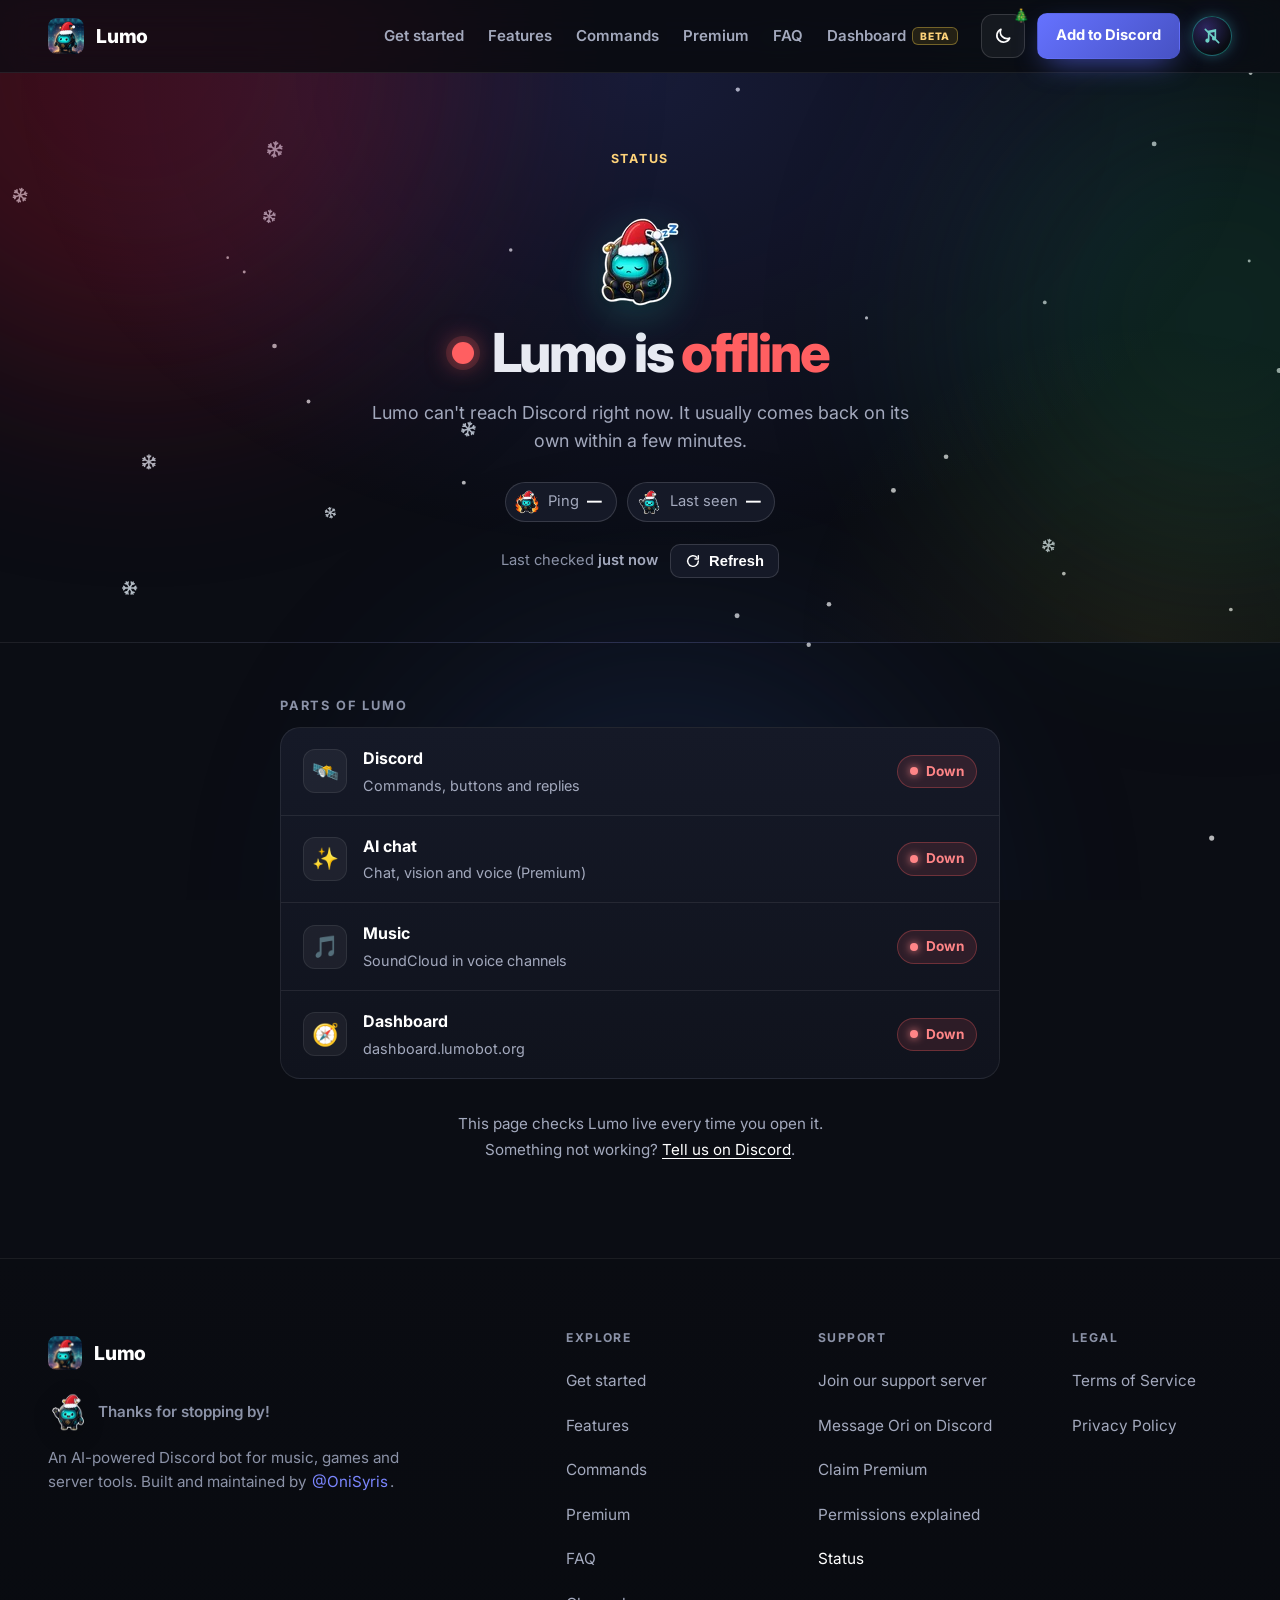
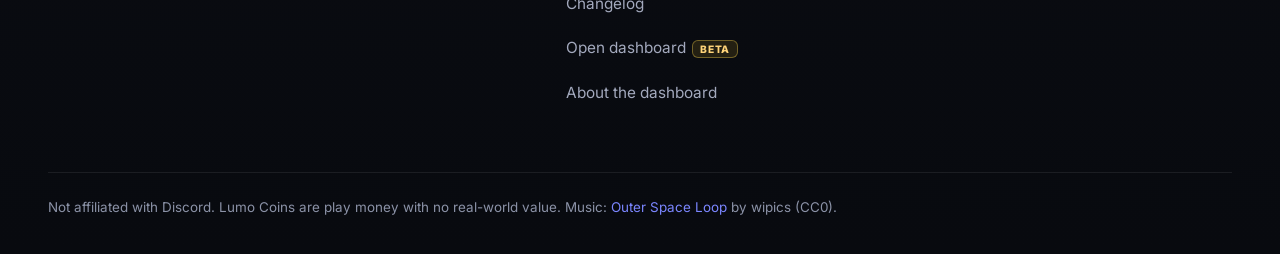
<file: status.html>
<!DOCTYPE html>
<html lang="en">
<head>
  <meta charset="utf-8">
  <meta name="viewport" content="width=device-width, initial-scale=1">
  <title>Lumo status: is Lumo online?</title>
  <meta name="description" content="Is Lumo online right now? Live status of the Lumo Discord bot: Discord connection, AI chat, music and the dashboard, with the current ping and the last restart.">
  <meta name="theme-color" content="#0b0d14">
  <meta name="color-scheme" content="dark">
  <link rel="canonical" href="https://lumobot.org/status.html">
  <meta property="og:site_name" content="Lumo AI">
  <meta property="og:type" content="website">
  <meta property="og:url" content="https://lumobot.org/status.html">
  <meta property="og:title" content="Lumo status">
  <meta property="og:description" content="Is Lumo online right now? Live status, checked every time you open the page.">
  <meta property="og:image" content="https://lumobot.org/og-image.png">
  <meta property="og:image:width" content="1200">
  <meta property="og:image:height" content="630">
  <meta property="og:image:alt" content="Lumo: the robot mascot waving beside the Lumo name and the tagline AI-powered all-in-one Discord bot">
  <meta name="twitter:card" content="summary_large_image">
  <meta name="twitter:title" content="Lumo status">
  <meta name="twitter:description" content="Is Lumo online right now? Live status, checked every time you open the page.">
  <meta name="twitter:image" content="https://lumobot.org/og-image.png">
  <meta name="twitter:image:alt" content="Lumo: the robot mascot waving beside the Lumo name and the tagline AI-powered all-in-one Discord bot">
  <link rel="icon" href="favicon.ico" sizes="any">
  <link rel="icon" type="image/png" sizes="32x32" href="favicon-32x32.png">
  <link rel="icon" type="image/png" sizes="16x16" href="favicon-16x16.png">
  <link rel="apple-touch-icon" sizes="180x180" href="apple-touch-icon.png">
  <link rel="manifest" href="site.webmanifest">
  <link rel="preconnect" href="https://fonts.googleapis.com">
  <link rel="preconnect" href="https://fonts.gstatic.com" crossorigin>
  <link href="https://fonts.googleapis.com/css2?family=Inter:wght@400;500;600;700;800&family=JetBrains+Mono:wght@500&display=swap" rel="stylesheet">
  <link rel="stylesheet" href="styles.css?v=6504800a8f">
  <script>(function(d){var s="dark";try{s=localStorage.getItem("aeth-theme")||s}catch(e){}if(s!="light"&&s!="auto")s="dark";var h=d.documentElement;h.classList.add("js");h.setAttribute("data-theme-pref",s);h.setAttribute("data-theme",s=="auto"?(matchMedia("(prefers-color-scheme: light)").matches?"light":"dark"):s)})(document)</script>
  <script src="/assets/lumo-holiday.js?v=641148b99e"></script>
</head>
<body>
  <a class="skip-link" href="#main">Skip to content</a>
  <div class="bg-orbs" aria-hidden="true"><span></span><span></span><span></span></div>

  <header class="nav" id="top">
    <div class="wrap nav-inner">
      <a class="brand" href="index.html" aria-label="Lumo home"><img src="assets/logo.webp" alt="" width="36" height="36" decoding="async"><span>Lumo</span></a>
      <nav class="nav-right" aria-label="Main">
        <div class="nav-links">
        <a href="getting-started.html">Get started</a>
        <a href="features.html">Features</a>
        <a href="commands.html">Commands</a>
        <a href="premium.html">Premium</a>
        <a href="faq.html">FAQ</a>
        <a href="dashboard.html">Dashboard <span class="beta-chip">Beta</span></a>
        </div>
        <div class="theme-pop"><button type="button" class="theme-btn" data-theme-menu aria-haspopup="true" aria-expanded="false" aria-controls="theme-menu" aria-label="Appearance and seasonal theme" title="Appearance"><svg class="ti ti-dark" viewBox="0 0 24 24" aria-hidden="true" focusable="false" fill="none" stroke="currentColor" stroke-width="2" stroke-linecap="round" stroke-linejoin="round"><path d="M20 14.5A8 8 0 0 1 9.5 4a8 8 0 1 0 10.5 10.5Z"/></svg><svg class="ti ti-light" viewBox="0 0 24 24" aria-hidden="true" focusable="false" fill="none" stroke="currentColor" stroke-width="2" stroke-linecap="round" stroke-linejoin="round"><circle cx="12" cy="12" r="4"/><path d="M12 2v2M12 20v2M4.9 4.9l1.4 1.4M17.7 17.7l1.4 1.4M2 12h2M20 12h2M4.9 19.1l1.4-1.4M17.7 6.3l1.4-1.4"/></svg><svg class="ti ti-auto" viewBox="0 0 24 24" aria-hidden="true" focusable="false" fill="none" stroke="currentColor" stroke-width="2" stroke-linecap="round" stroke-linejoin="round"><circle cx="12" cy="12" r="9"/><path d="M12 3a9 9 0 0 1 0 18Z" fill="currentColor"/></svg></button><div class="theme-menu" id="theme-menu" hidden><div class="theme-seg-wrap"><span>Appearance</span><div class="theme-seg" role="group" aria-label="Color theme"><button type="button" class="seg-b" data-theme-set="dark" aria-pressed="false"><svg class="ti ti-dark" viewBox="0 0 24 24" aria-hidden="true" focusable="false" fill="none" stroke="currentColor" stroke-width="2" stroke-linecap="round" stroke-linejoin="round"><path d="M20 14.5A8 8 0 0 1 9.5 4a8 8 0 1 0 10.5 10.5Z"/></svg><span>Dark</span></button><button type="button" class="seg-b" data-theme-set="light" aria-pressed="false"><svg class="ti ti-light" viewBox="0 0 24 24" aria-hidden="true" focusable="false" fill="none" stroke="currentColor" stroke-width="2" stroke-linecap="round" stroke-linejoin="round"><circle cx="12" cy="12" r="4"/><path d="M12 2v2M12 20v2M4.9 4.9l1.4 1.4M17.7 17.7l1.4 1.4M2 12h2M20 12h2M4.9 19.1l1.4-1.4M17.7 6.3l1.4-1.4"/></svg><span>Light</span></button><button type="button" class="seg-b" data-theme-set="auto" aria-pressed="false"><svg class="ti ti-auto" viewBox="0 0 24 24" aria-hidden="true" focusable="false" fill="none" stroke="currentColor" stroke-width="2" stroke-linecap="round" stroke-linejoin="round"><circle cx="12" cy="12" r="9"/><path d="M12 3a9 9 0 0 1 0 18Z" fill="currentColor"/></svg><span>Auto</span></button></div></div><div class="theme-seg-wrap"><span>Seasonal <small data-holiday-now></small></span><div class="hol-grid" role="group" aria-label="Seasonal theme"><button type="button" class="hol-b hol-auto" data-holiday-set="auto" aria-pressed="false"><svg class="hi" viewBox="0 0 24 24" aria-hidden="true" focusable="false" fill="none" stroke="currentColor" stroke-width="2" stroke-linecap="round" stroke-linejoin="round"><rect x="3.5" y="5" width="17" height="15" rx="2.5"/><path d="M3.5 10h17M8 3v4M16 3v4"/></svg><span>Auto</span></button><button type="button" class="hol-b hol-off" data-holiday-set="off" aria-pressed="false"><svg class="hi" viewBox="0 0 24 24" aria-hidden="true" focusable="false" fill="none" stroke="currentColor" stroke-width="2" stroke-linecap="round" stroke-linejoin="round"><circle cx="12" cy="12" r="8.5"/><path d="M6 18 18 6"/></svg><span>Off</span></button><button type="button" class="hol-b hol-halloween" data-holiday-set="halloween" aria-pressed="false"><span class="he" aria-hidden="true">🎃</span><span>Halloween</span></button><button type="button" class="hol-b hol-thanksgiving" data-holiday-set="thanksgiving" aria-pressed="false"><span class="he" aria-hidden="true">🦃</span><span>Thanksgiving</span></button><button type="button" class="hol-b hol-christmas" data-holiday-set="christmas" aria-pressed="false"><span class="he" aria-hidden="true">🎄</span><span>Christmas</span></button></div></div></div></div>
        <a class="btn btn-ghost btn-sm nav-dash" href="https://dashboard.lumobot.org" target="_blank" rel="noopener">Open dashboard <span class="beta-chip">Beta</span></a>
        <a class="btn btn-primary btn-sm nav-add" href="https://discord.com/oauth2/authorize?client_id=1545140271073722378&amp;permissions=309576723664&amp;scope=bot+applications.commands" target="_blank" rel="noopener">Add to Discord</a>
        <details class="nav-menu">
          <summary aria-label="Menu"><span class="bars" aria-hidden="true"></span></summary>
          <div class="nav-panel">
          <a href="getting-started.html">Get started</a>
          <a href="features.html">Features</a>
          <a href="commands.html">Commands</a>
          <a href="premium.html">Premium</a>
          <a href="faq.html">FAQ</a>
          <a href="dashboard.html">About the dashboard <span class="beta-chip">Beta</span></a>
          <a class="btn btn-ghost nav-panel-dash" href="https://dashboard.lumobot.org" target="_blank" rel="noopener">Open dashboard <span class="beta-chip">Beta</span></a>
            <a class="btn btn-primary nav-panel-add" href="https://discord.com/oauth2/authorize?client_id=1545140271073722378&amp;permissions=309576723664&amp;scope=bot+applications.commands" target="_blank" rel="noopener">Add to Discord</a>
            <div class="theme-seg-wrap"><span>Appearance</span><div class="theme-seg" role="group" aria-label="Color theme"><button type="button" class="seg-b" data-theme-set="dark" aria-pressed="false"><svg class="ti ti-dark" viewBox="0 0 24 24" aria-hidden="true" focusable="false" fill="none" stroke="currentColor" stroke-width="2" stroke-linecap="round" stroke-linejoin="round"><path d="M20 14.5A8 8 0 0 1 9.5 4a8 8 0 1 0 10.5 10.5Z"/></svg><span>Dark</span></button><button type="button" class="seg-b" data-theme-set="light" aria-pressed="false"><svg class="ti ti-light" viewBox="0 0 24 24" aria-hidden="true" focusable="false" fill="none" stroke="currentColor" stroke-width="2" stroke-linecap="round" stroke-linejoin="round"><circle cx="12" cy="12" r="4"/><path d="M12 2v2M12 20v2M4.9 4.9l1.4 1.4M17.7 17.7l1.4 1.4M2 12h2M20 12h2M4.9 19.1l1.4-1.4M17.7 6.3l1.4-1.4"/></svg><span>Light</span></button><button type="button" class="seg-b" data-theme-set="auto" aria-pressed="false"><svg class="ti ti-auto" viewBox="0 0 24 24" aria-hidden="true" focusable="false" fill="none" stroke="currentColor" stroke-width="2" stroke-linecap="round" stroke-linejoin="round"><circle cx="12" cy="12" r="9"/><path d="M12 3a9 9 0 0 1 0 18Z" fill="currentColor"/></svg><span>Auto</span></button></div></div><div class="theme-seg-wrap"><span>Seasonal <small data-holiday-now></small></span><div class="hol-grid" role="group" aria-label="Seasonal theme"><button type="button" class="hol-b hol-auto" data-holiday-set="auto" aria-pressed="false"><svg class="hi" viewBox="0 0 24 24" aria-hidden="true" focusable="false" fill="none" stroke="currentColor" stroke-width="2" stroke-linecap="round" stroke-linejoin="round"><rect x="3.5" y="5" width="17" height="15" rx="2.5"/><path d="M3.5 10h17M8 3v4M16 3v4"/></svg><span>Auto</span></button><button type="button" class="hol-b hol-off" data-holiday-set="off" aria-pressed="false"><svg class="hi" viewBox="0 0 24 24" aria-hidden="true" focusable="false" fill="none" stroke="currentColor" stroke-width="2" stroke-linecap="round" stroke-linejoin="round"><circle cx="12" cy="12" r="8.5"/><path d="M6 18 18 6"/></svg><span>Off</span></button><button type="button" class="hol-b hol-halloween" data-holiday-set="halloween" aria-pressed="false"><span class="he" aria-hidden="true">🎃</span><span>Halloween</span></button><button type="button" class="hol-b hol-thanksgiving" data-holiday-set="thanksgiving" aria-pressed="false"><span class="he" aria-hidden="true">🦃</span><span>Thanksgiving</span></button><button type="button" class="hol-b hol-christmas" data-holiday-set="christmas" aria-pressed="false"><span class="he" aria-hidden="true">🎄</span><span>Christmas</span></button></div></div>
          </div>
        </details>
      </nav>
    </div>
  </header>

  <main id="main">
    <header class="page-hero st-hero" data-st="checking" data-view="checking" data-sub="checking">
      <div class="wrap page-hero-inner">
        <span class="kicker">Status</span>
        <div class="st-bot">
          <img class="st-pose st-pose-checking" src="assets/robot/thinking-256.webp" alt="Lumo the robot thinking" width="120" height="120" fetchpriority="high" decoding="async">
          <img class="st-pose st-pose-online" src="assets/robot/thumbsup-256.webp" alt="Lumo the robot giving a thumbs up" width="120" height="120" decoding="async">
          <img class="st-pose st-pose-partial" src="assets/robot/thinking-256.webp" alt="Lumo the robot thinking" width="120" height="120" decoding="async">
          <img class="st-pose st-pose-offline" src="assets/robot/sleeping-96.webp" alt="Lumo the robot asleep" width="96" height="96" decoding="async">
          <img class="st-pose st-pose-starting" src="assets/robot/working-320.webp" alt="Lumo the robot getting to work" width="120" height="120" decoding="async">
        </div>
        <h1 class="st-line" aria-live="polite">
          <span class="st-dot" aria-hidden="true"></span>
          <span class="st-t st-t-checking">Checking Lumo…</span>
          <span class="st-t st-t-online">Lumo is <span class="st-word">online</span></span>
          <span class="st-t st-t-partial">Lumo is <span class="st-word">partly down</span></span>
          <span class="st-t st-t-offline">Lumo is <span class="st-word">offline</span></span>
          <span class="st-t st-t-starting">Lumo is <span class="st-word">starting</span></span>
        </h1>
        <p class="lead st-sub">
          <span class="st-s st-s-checking">Asking Lumo how it's doing.</span>
          <span class="st-s st-s-ok">Everything is working: commands, music and AI chat.</span>
          <span class="st-s st-s-ai">Most things work, but AI chat is having trouble and may be slow.</span>
          <span class="st-s st-s-music">Most things work, but music is having trouble and may not start.</span>
          <span class="st-s st-s-both">Commands work, but AI chat and music are having trouble right now.</span>
          <span class="st-s st-s-down">Lumo can't reach Discord right now. It usually comes back on its own within a few minutes.</span>
          <span class="st-s st-s-starting">Lumo is starting up and connecting to Discord. It should be back in a minute or two.</span>
        </p>
        <div class="st-facts">
          <span class="ls-chip"><img class="ls-ico" src="assets/robot/fire-96.webp" alt="" width="26" height="26" decoding="async"><span>Ping</span> <b class="st-ping">—</b></span>
          <span class="ls-chip"><img class="ls-ico" src="assets/robot/happy-96.webp" alt="" width="26" height="26" decoding="async"><span class="st-since-l">Online since</span> <b class="st-since">—</b></span>
        </div>
        <p class="st-check"><span class="st-checked" aria-live="polite">Last checked <b>checking…</b></span><button type="button" class="btn btn-ghost btn-sm st-refresh"><svg viewBox="0 0 24 24" width="16" height="16" aria-hidden="true" fill="none" stroke="currentColor" stroke-width="2.2" stroke-linecap="round" stroke-linejoin="round"><path d="M20 12a8 8 0 1 1-2.3-5.6"/><path d="M20 4v5h-5"/></svg> Refresh</button></p>
      </div>
    </header>

    <section class="section st-sec">
      <div class="wrap st-wrap">
        <h2 class="st-h">Parts of Lumo</h2>
        <ul class="st-parts">
          <li><span class="st-ico" aria-hidden="true">🛰️</span><span class="st-name"><b>Discord</b><small>Commands, buttons and replies</small></span><span class="st-pill is-checking" data-part="discord"></span></li>
          <li><span class="st-ico" aria-hidden="true">✨</span><span class="st-name"><b>AI chat</b><small>Chat, vision and voice (Premium)</small></span><span class="st-pill is-checking" data-part="ai"></span></li>
          <li><span class="st-ico" aria-hidden="true">🎵</span><span class="st-name"><b>Music</b><small>SoundCloud in voice channels</small></span><span class="st-pill is-checking" data-part="music"></span></li>
          <li><span class="st-ico" aria-hidden="true">🧭</span><span class="st-name"><b>Dashboard</b><small>dashboard.lumobot.org</small></span><span class="st-pill is-checking" data-part="dashboard"></span></li>
        </ul>

        <p class="st-note"><span>This page checks Lumo live every time you open it.</span> <span>Something not working? <a href="https://discord.gg/KZjebts36C" target="_blank" rel="noopener">Tell us on Discord</a>.</span></p>
      </div>
    </section>
  </main>

  <footer class="footer">
    <div class="wrap footer-inner">
      <div class="footer-brand">
        <a class="brand" href="index.html"><img src="assets/logo.webp" alt="" width="34" height="34" loading="lazy" decoding="async"><span>Lumo</span></a>
        <p class="footer-wave"><img class="mini-bot" src="assets/robot/wave-96.webp" alt="" width="40" height="40" loading="lazy" decoding="async"><span>Thanks for stopping by!</span></p>
        <p>An AI-powered Discord bot for music, games and server tools. Built and maintained by <a href="https://github.com/OniSyris" target="_blank" rel="noopener">@OniSyris</a>.</p>
      </div>
      <nav class="footer-cols" aria-label="Footer">
        <div>
          <h2>Explore</h2>
          <a href="getting-started.html">Get started</a>
          <a href="features.html">Features</a>
          <a href="commands.html">Commands</a>
          <a href="premium.html">Premium</a>
          <a href="faq.html">FAQ</a>
          <a href="changelog.html">Changelog</a>
          <a href="https://dashboard.lumobot.org" target="_blank" rel="noopener">Open dashboard <span class="beta-chip">Beta</span></a>
          <a href="dashboard.html">About the dashboard</a>
        </div>
        <div>
          <h2>Support</h2>
          <a href="https://discord.gg/KZjebts36C" target="_blank" rel="noopener">Join our support server</a>
          <a href="https://discord.com/users/1022200760018161684" target="_blank" rel="noopener">Message Ori on Discord</a>
          <a href="faq.html#claim">Claim Premium</a>
          <a href="faq.html#permissions">Permissions explained</a>
          <a href="status.html" aria-current="page">Status</a>
        </div>
        <div>
          <h2>Legal</h2>
          <a href="terms.html">Terms of Service</a>
          <a href="privacy.html">Privacy Policy</a>
        </div>
      </nav>
    </div>
    <div class="wrap footer-note">Not affiliated with Discord. Lumo Coins are play money with no real-world value. Music: <a href="https://opengameart.org/content/outer-space-loop" target="_blank" rel="noopener">Outer Space Loop</a> by wipics (CC0).</div>
  </footer>

  <div class="toast" id="toast" role="status" aria-live="polite"></div>
  <script src="/assets/lumo-music.js?v=b76e843706" data-slot=".nav-right .nav-menu" data-src="/assets/audio/outer-space-loop.mp3?v=75da4f5d" data-exclude="^/dashboard/" data-volume="0.16" data-fade="2.5" defer></script>
  <script src="/assets/lumo-status.js?v=9b3c3795aa" defer></script>
  <script src="script.js?v=3b06cc299d" defer></script>
</body>
</html>
</file>
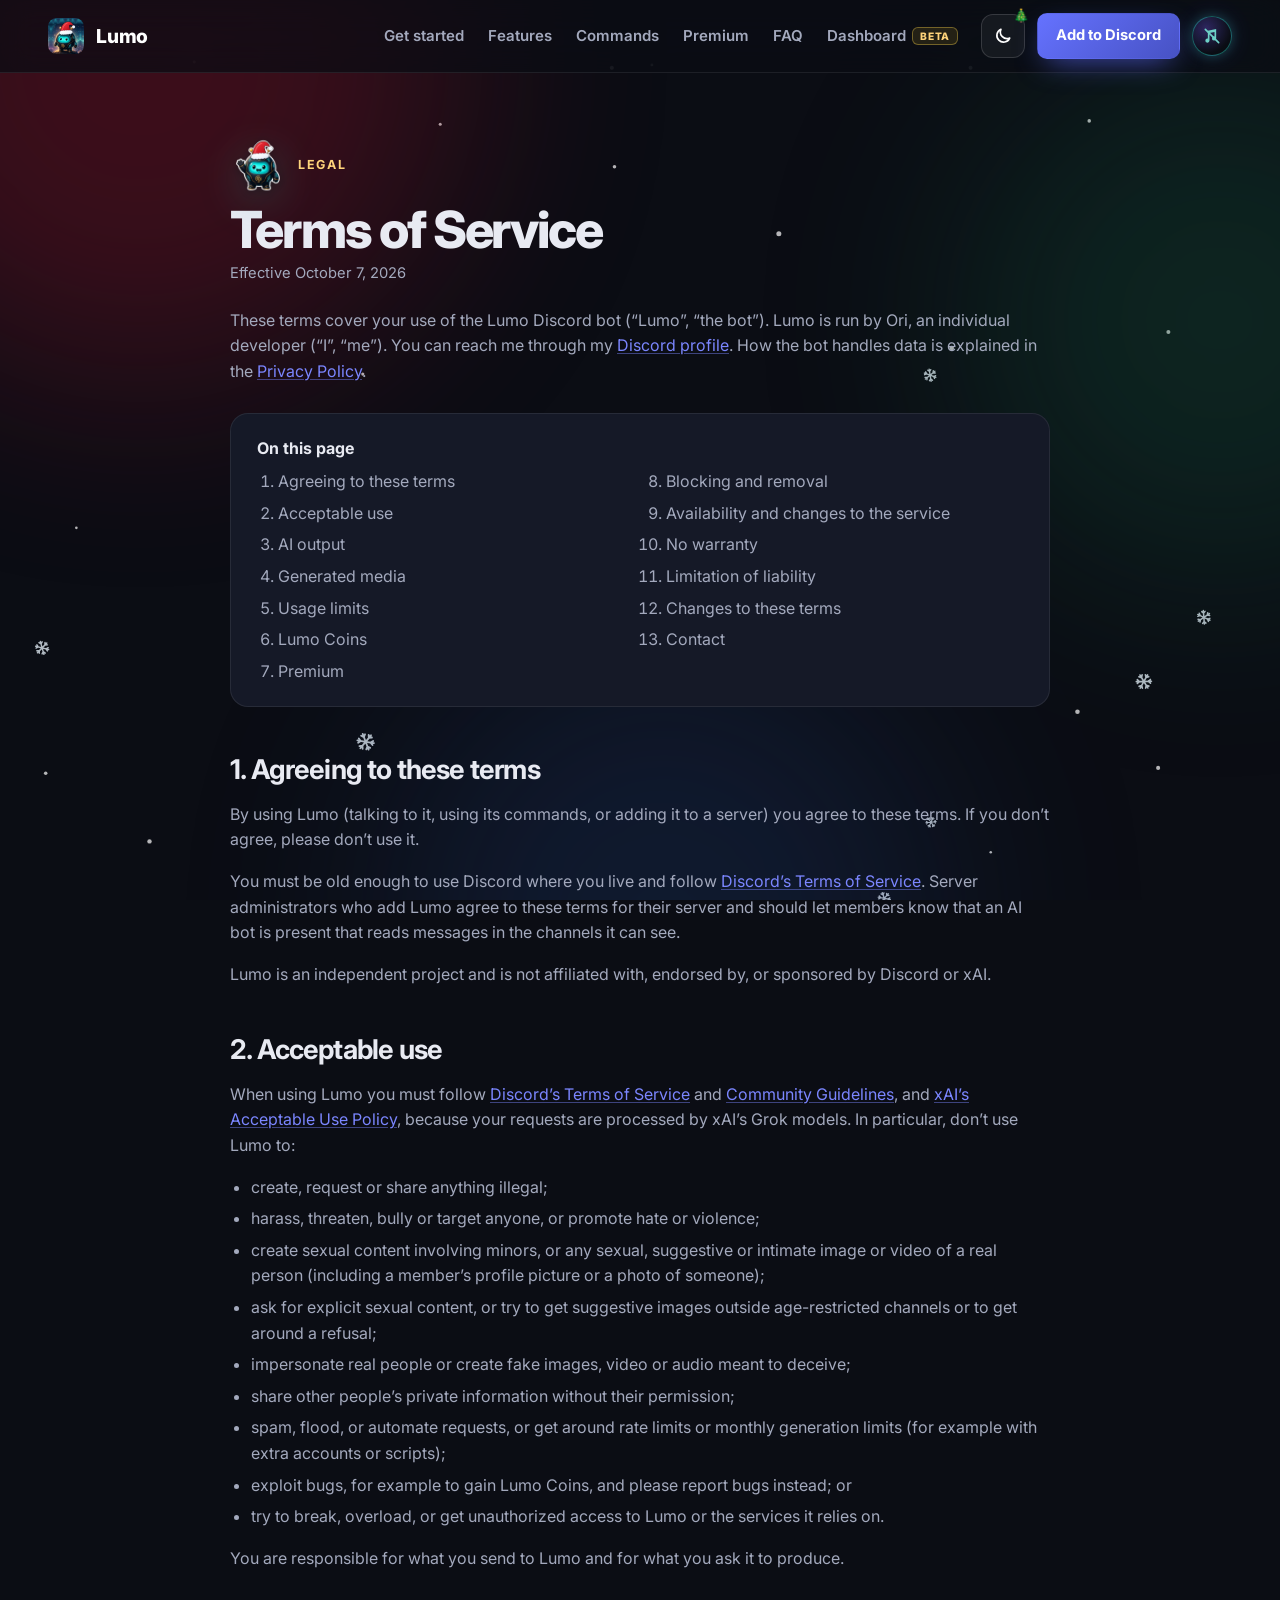
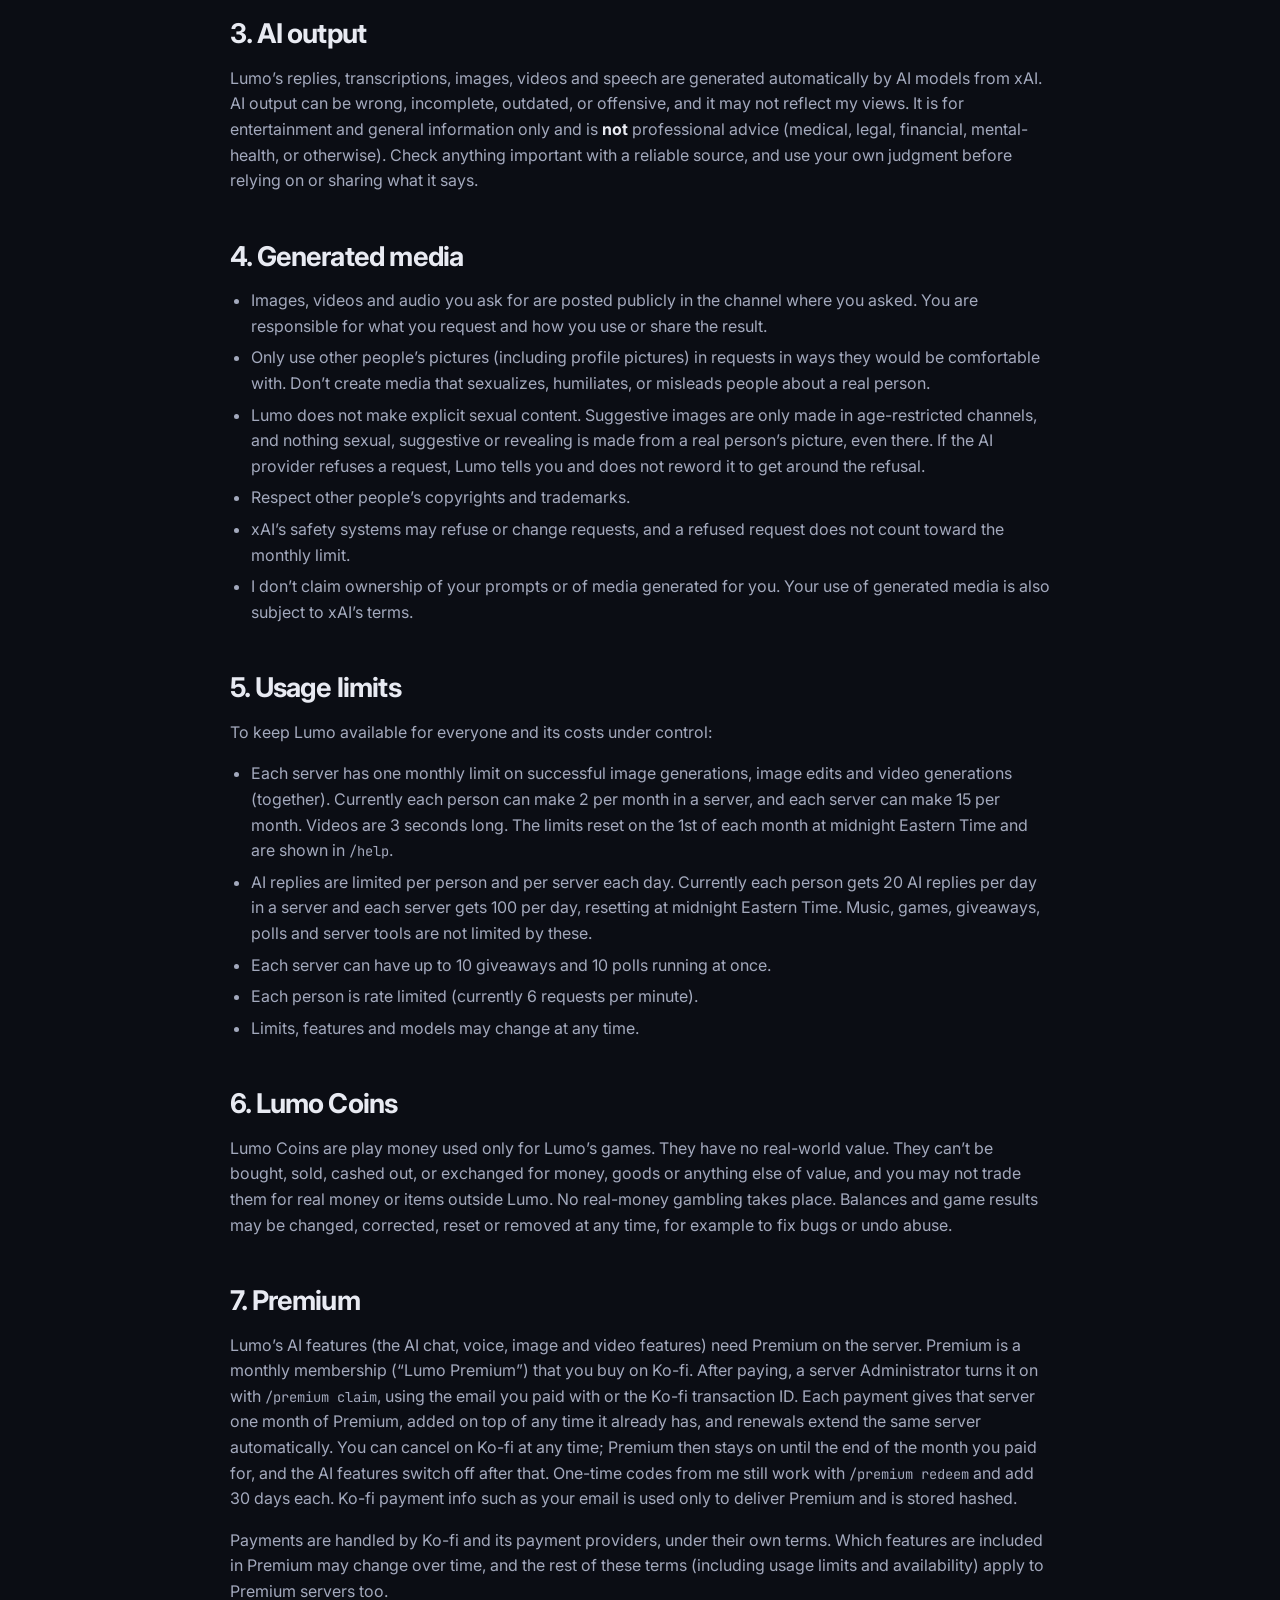
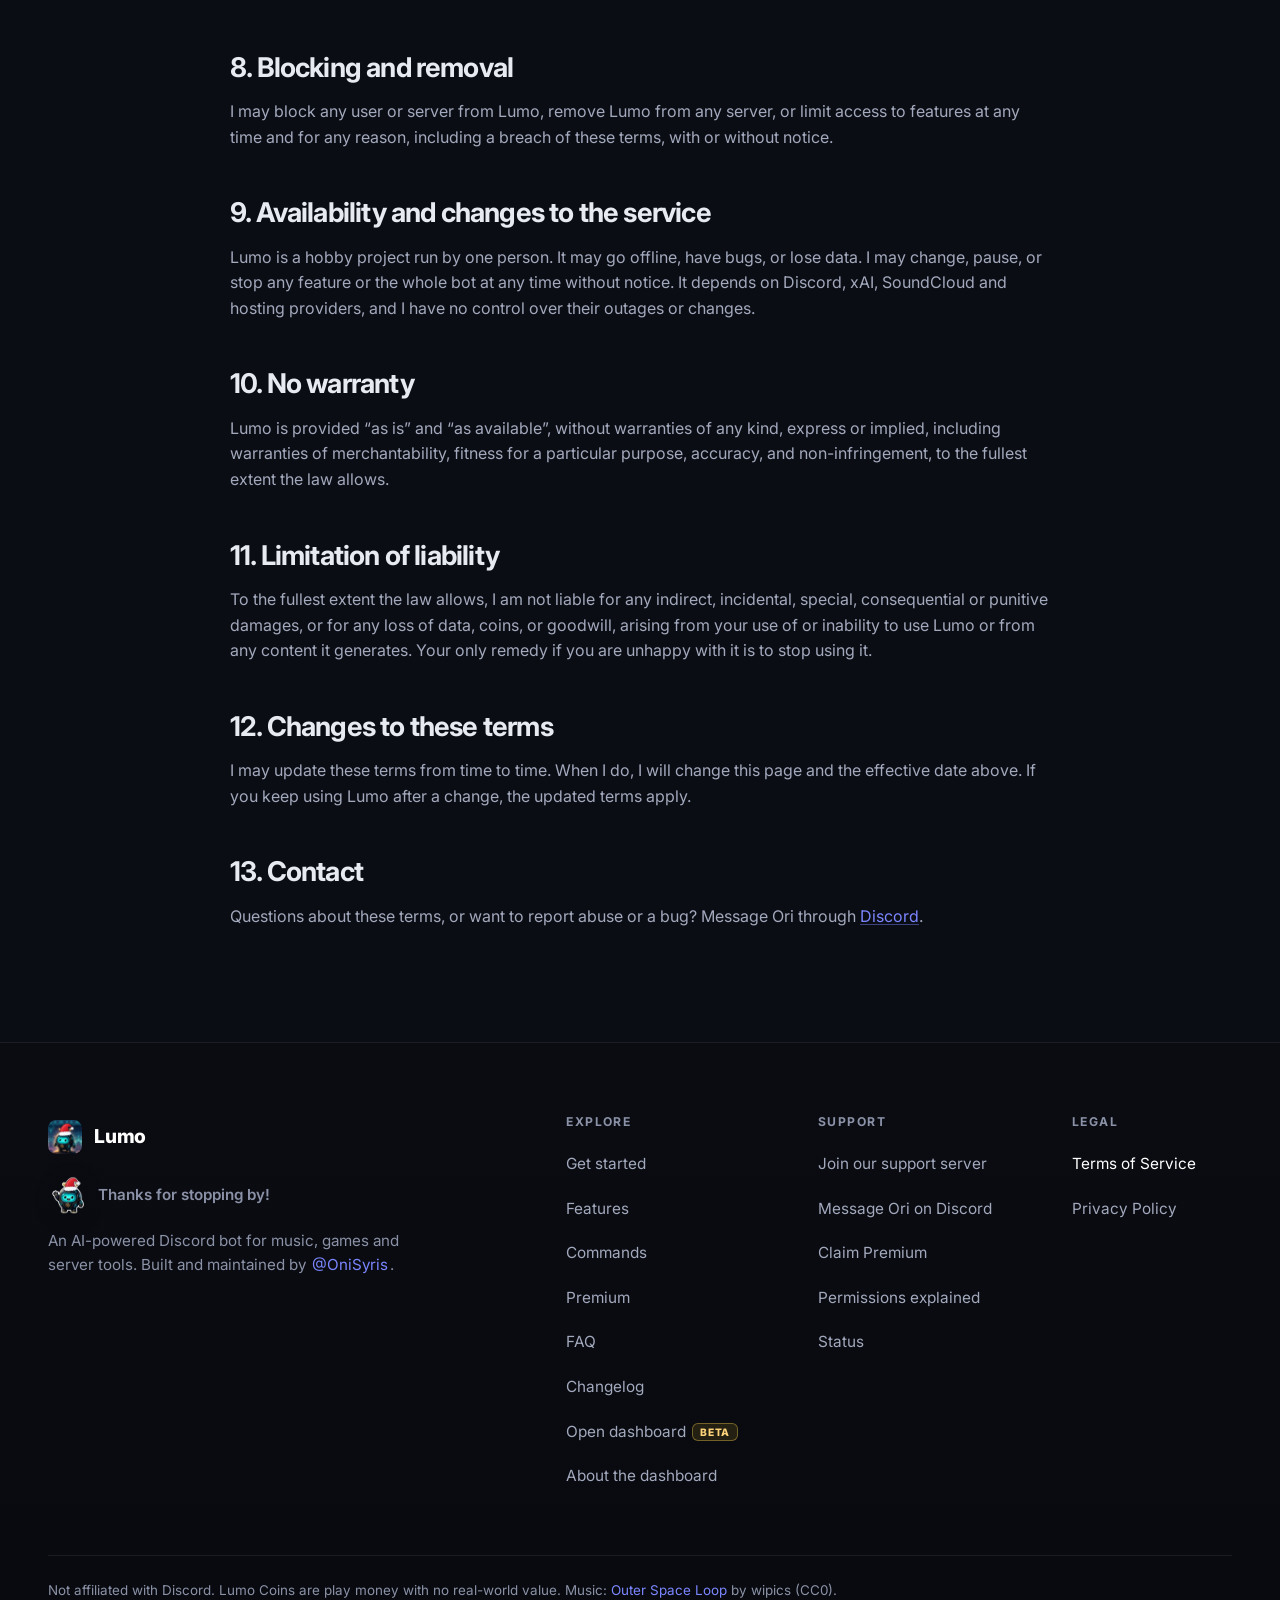
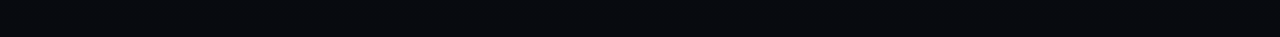
<file: terms.html>
<!DOCTYPE html>
<html lang="en">
<head>
  <meta charset="utf-8">
  <meta name="viewport" content="width=device-width, initial-scale=1">
  <title>Terms of Service · Lumo Discord bot</title>
  <meta name="description" content="The rules for using the Lumo Discord bot: acceptable use, AI output, generated media, Lumo Coins, Premium, limits and availability.">
  <meta name="theme-color" content="#0b0d14">
  <meta name="color-scheme" content="dark">
  <link rel="canonical" href="https://lumobot.org/terms.html">
  <meta property="og:site_name" content="Lumo AI">
  <meta property="og:type" content="website">
  <meta property="og:url" content="https://lumobot.org/terms.html">
  <meta property="og:title" content="Terms of Service · Lumo">
  <meta property="og:description" content="The rules for using the Lumo Discord bot: acceptable use, AI output, generated media, Lumo Coins, Premium, limits and availability.">
  <meta property="og:image" content="https://lumobot.org/og-image.png">
  <meta property="og:image:width" content="1200">
  <meta property="og:image:height" content="630">
  <meta property="og:image:alt" content="Lumo: the robot mascot waving beside the Lumo name and the tagline AI-powered all-in-one Discord bot">
  <meta name="twitter:card" content="summary_large_image">
  <meta name="twitter:title" content="Terms of Service · Lumo">
  <meta name="twitter:description" content="The rules for using the Lumo Discord bot: acceptable use, AI output, generated media, Lumo Coins, Premium, limits and availability.">
  <meta name="twitter:image" content="https://lumobot.org/og-image.png">
  <meta name="twitter:image:alt" content="Lumo: the robot mascot waving beside the Lumo name and the tagline AI-powered all-in-one Discord bot">
  <link rel="icon" href="favicon.ico" sizes="any">
  <link rel="icon" type="image/png" sizes="32x32" href="favicon-32x32.png">
  <link rel="icon" type="image/png" sizes="16x16" href="favicon-16x16.png">
  <link rel="apple-touch-icon" sizes="180x180" href="apple-touch-icon.png">
  <link rel="manifest" href="site.webmanifest">
  <link rel="preconnect" href="https://fonts.googleapis.com">
  <link rel="preconnect" href="https://fonts.gstatic.com" crossorigin>
  <link href="https://fonts.googleapis.com/css2?family=Inter:wght@400;500;600;700;800&family=JetBrains+Mono:wght@500&display=swap" rel="stylesheet">
  <link rel="stylesheet" href="styles.css?v=6504800a8f">
  <script>(function(d){var s="dark";try{s=localStorage.getItem("aeth-theme")||s}catch(e){}if(s!="light"&&s!="auto")s="dark";var h=d.documentElement;h.classList.add("js");h.setAttribute("data-theme-pref",s);h.setAttribute("data-theme",s=="auto"?(matchMedia("(prefers-color-scheme: light)").matches?"light":"dark"):s)})(document)</script>
  <script src="/assets/lumo-holiday.js?v=641148b99e"></script>
</head>
<body>
  <a class="skip-link" href="#main">Skip to content</a>
  <div class="bg-orbs" aria-hidden="true"><span></span><span></span><span></span></div>

  <header class="nav" id="top">
    <div class="wrap nav-inner">
      <a class="brand" href="index.html" aria-label="Lumo home"><img src="assets/logo.webp" alt="" width="36" height="36" decoding="async"><span>Lumo</span></a>
      <nav class="nav-right" aria-label="Main">
        <div class="nav-links">
        <a href="getting-started.html">Get started</a>
        <a href="features.html">Features</a>
        <a href="commands.html">Commands</a>
        <a href="premium.html">Premium</a>
        <a href="faq.html">FAQ</a>
        <a href="dashboard.html">Dashboard <span class="beta-chip">Beta</span></a>
        </div>
        <div class="theme-pop"><button type="button" class="theme-btn" data-theme-menu aria-haspopup="true" aria-expanded="false" aria-controls="theme-menu" aria-label="Appearance and seasonal theme" title="Appearance"><svg class="ti ti-dark" viewBox="0 0 24 24" aria-hidden="true" focusable="false" fill="none" stroke="currentColor" stroke-width="2" stroke-linecap="round" stroke-linejoin="round"><path d="M20 14.5A8 8 0 0 1 9.5 4a8 8 0 1 0 10.5 10.5Z"/></svg><svg class="ti ti-light" viewBox="0 0 24 24" aria-hidden="true" focusable="false" fill="none" stroke="currentColor" stroke-width="2" stroke-linecap="round" stroke-linejoin="round"><circle cx="12" cy="12" r="4"/><path d="M12 2v2M12 20v2M4.9 4.9l1.4 1.4M17.7 17.7l1.4 1.4M2 12h2M20 12h2M4.9 19.1l1.4-1.4M17.7 6.3l1.4-1.4"/></svg><svg class="ti ti-auto" viewBox="0 0 24 24" aria-hidden="true" focusable="false" fill="none" stroke="currentColor" stroke-width="2" stroke-linecap="round" stroke-linejoin="round"><circle cx="12" cy="12" r="9"/><path d="M12 3a9 9 0 0 1 0 18Z" fill="currentColor"/></svg></button><div class="theme-menu" id="theme-menu" hidden><div class="theme-seg-wrap"><span>Appearance</span><div class="theme-seg" role="group" aria-label="Color theme"><button type="button" class="seg-b" data-theme-set="dark" aria-pressed="false"><svg class="ti ti-dark" viewBox="0 0 24 24" aria-hidden="true" focusable="false" fill="none" stroke="currentColor" stroke-width="2" stroke-linecap="round" stroke-linejoin="round"><path d="M20 14.5A8 8 0 0 1 9.5 4a8 8 0 1 0 10.5 10.5Z"/></svg><span>Dark</span></button><button type="button" class="seg-b" data-theme-set="light" aria-pressed="false"><svg class="ti ti-light" viewBox="0 0 24 24" aria-hidden="true" focusable="false" fill="none" stroke="currentColor" stroke-width="2" stroke-linecap="round" stroke-linejoin="round"><circle cx="12" cy="12" r="4"/><path d="M12 2v2M12 20v2M4.9 4.9l1.4 1.4M17.7 17.7l1.4 1.4M2 12h2M20 12h2M4.9 19.1l1.4-1.4M17.7 6.3l1.4-1.4"/></svg><span>Light</span></button><button type="button" class="seg-b" data-theme-set="auto" aria-pressed="false"><svg class="ti ti-auto" viewBox="0 0 24 24" aria-hidden="true" focusable="false" fill="none" stroke="currentColor" stroke-width="2" stroke-linecap="round" stroke-linejoin="round"><circle cx="12" cy="12" r="9"/><path d="M12 3a9 9 0 0 1 0 18Z" fill="currentColor"/></svg><span>Auto</span></button></div></div><div class="theme-seg-wrap"><span>Seasonal <small data-holiday-now></small></span><div class="hol-grid" role="group" aria-label="Seasonal theme"><button type="button" class="hol-b hol-auto" data-holiday-set="auto" aria-pressed="false"><svg class="hi" viewBox="0 0 24 24" aria-hidden="true" focusable="false" fill="none" stroke="currentColor" stroke-width="2" stroke-linecap="round" stroke-linejoin="round"><rect x="3.5" y="5" width="17" height="15" rx="2.5"/><path d="M3.5 10h17M8 3v4M16 3v4"/></svg><span>Auto</span></button><button type="button" class="hol-b hol-off" data-holiday-set="off" aria-pressed="false"><svg class="hi" viewBox="0 0 24 24" aria-hidden="true" focusable="false" fill="none" stroke="currentColor" stroke-width="2" stroke-linecap="round" stroke-linejoin="round"><circle cx="12" cy="12" r="8.5"/><path d="M6 18 18 6"/></svg><span>Off</span></button><button type="button" class="hol-b hol-halloween" data-holiday-set="halloween" aria-pressed="false"><span class="he" aria-hidden="true">🎃</span><span>Halloween</span></button><button type="button" class="hol-b hol-thanksgiving" data-holiday-set="thanksgiving" aria-pressed="false"><span class="he" aria-hidden="true">🦃</span><span>Thanksgiving</span></button><button type="button" class="hol-b hol-christmas" data-holiday-set="christmas" aria-pressed="false"><span class="he" aria-hidden="true">🎄</span><span>Christmas</span></button></div></div></div></div>
        <a class="btn btn-ghost btn-sm nav-dash" href="https://dashboard.lumobot.org" target="_blank" rel="noopener">Open dashboard <span class="beta-chip">Beta</span></a>
        <a class="btn btn-primary btn-sm nav-add" href="https://discord.com/oauth2/authorize?client_id=1545140271073722378&amp;permissions=309576723664&amp;scope=bot+applications.commands" target="_blank" rel="noopener">Add to Discord</a>
        <details class="nav-menu">
          <summary aria-label="Menu"><span class="bars" aria-hidden="true"></span></summary>
          <div class="nav-panel">
          <a href="getting-started.html">Get started</a>
          <a href="features.html">Features</a>
          <a href="commands.html">Commands</a>
          <a href="premium.html">Premium</a>
          <a href="faq.html">FAQ</a>
          <a href="dashboard.html">About the dashboard <span class="beta-chip">Beta</span></a>
          <a class="btn btn-ghost nav-panel-dash" href="https://dashboard.lumobot.org" target="_blank" rel="noopener">Open dashboard <span class="beta-chip">Beta</span></a>
            <a class="btn btn-primary nav-panel-add" href="https://discord.com/oauth2/authorize?client_id=1545140271073722378&amp;permissions=309576723664&amp;scope=bot+applications.commands" target="_blank" rel="noopener">Add to Discord</a>
            <div class="theme-seg-wrap"><span>Appearance</span><div class="theme-seg" role="group" aria-label="Color theme"><button type="button" class="seg-b" data-theme-set="dark" aria-pressed="false"><svg class="ti ti-dark" viewBox="0 0 24 24" aria-hidden="true" focusable="false" fill="none" stroke="currentColor" stroke-width="2" stroke-linecap="round" stroke-linejoin="round"><path d="M20 14.5A8 8 0 0 1 9.5 4a8 8 0 1 0 10.5 10.5Z"/></svg><span>Dark</span></button><button type="button" class="seg-b" data-theme-set="light" aria-pressed="false"><svg class="ti ti-light" viewBox="0 0 24 24" aria-hidden="true" focusable="false" fill="none" stroke="currentColor" stroke-width="2" stroke-linecap="round" stroke-linejoin="round"><circle cx="12" cy="12" r="4"/><path d="M12 2v2M12 20v2M4.9 4.9l1.4 1.4M17.7 17.7l1.4 1.4M2 12h2M20 12h2M4.9 19.1l1.4-1.4M17.7 6.3l1.4-1.4"/></svg><span>Light</span></button><button type="button" class="seg-b" data-theme-set="auto" aria-pressed="false"><svg class="ti ti-auto" viewBox="0 0 24 24" aria-hidden="true" focusable="false" fill="none" stroke="currentColor" stroke-width="2" stroke-linecap="round" stroke-linejoin="round"><circle cx="12" cy="12" r="9"/><path d="M12 3a9 9 0 0 1 0 18Z" fill="currentColor"/></svg><span>Auto</span></button></div></div><div class="theme-seg-wrap"><span>Seasonal <small data-holiday-now></small></span><div class="hol-grid" role="group" aria-label="Seasonal theme"><button type="button" class="hol-b hol-auto" data-holiday-set="auto" aria-pressed="false"><svg class="hi" viewBox="0 0 24 24" aria-hidden="true" focusable="false" fill="none" stroke="currentColor" stroke-width="2" stroke-linecap="round" stroke-linejoin="round"><rect x="3.5" y="5" width="17" height="15" rx="2.5"/><path d="M3.5 10h17M8 3v4M16 3v4"/></svg><span>Auto</span></button><button type="button" class="hol-b hol-off" data-holiday-set="off" aria-pressed="false"><svg class="hi" viewBox="0 0 24 24" aria-hidden="true" focusable="false" fill="none" stroke="currentColor" stroke-width="2" stroke-linecap="round" stroke-linejoin="round"><circle cx="12" cy="12" r="8.5"/><path d="M6 18 18 6"/></svg><span>Off</span></button><button type="button" class="hol-b hol-halloween" data-holiday-set="halloween" aria-pressed="false"><span class="he" aria-hidden="true">🎃</span><span>Halloween</span></button><button type="button" class="hol-b hol-thanksgiving" data-holiday-set="thanksgiving" aria-pressed="false"><span class="he" aria-hidden="true">🦃</span><span>Thanksgiving</span></button><button type="button" class="hol-b hol-christmas" data-holiday-set="christmas" aria-pressed="false"><span class="he" aria-hidden="true">🎄</span><span>Christmas</span></button></div></div>
          </div>
        </details>
      </nav>
    </div>
  </header>

  <main class="legal" id="main">
    <div class="legal-wrap">
      <header class="legal-head">
        <div class="legal-kick"><img class="legal-bot" src="assets/robot/happy-256.webp" alt="Lumo, the robot mascot, smiling" width="64" height="64" loading="lazy" decoding="async"><span class="kicker">Legal</span></div>
        <h1>Terms of Service</h1>
        <p class="legal-meta">Effective October 7, 2026</p>
        <p>These terms cover your use of the Lumo Discord bot (“Lumo”, “the bot”). Lumo is run by Ori, an individual developer (“I”, “me”). You can reach me through my <a href="https://discord.com/users/1022200760018161684" target="_blank" rel="noopener">Discord profile</a>. How the bot handles data is explained in the <a href="privacy.html">Privacy Policy</a>.</p>
      </header>

      <nav class="legal-toc" aria-label="On this page">
        <strong>On this page</strong>
        <ol>
          <li><a href="#agreement">Agreeing to these terms</a></li>
          <li><a href="#acceptable-use">Acceptable use</a></li>
          <li><a href="#ai-output">AI output</a></li>
          <li><a href="#media">Generated media</a></li>
          <li><a href="#limits">Usage limits</a></li>
          <li><a href="#coins">Lumo Coins</a></li>
          <li><a href="#premium">Premium</a></li>
          <li><a href="#blocking">Blocking and removal</a></li>
          <li><a href="#availability">Availability and changes to the service</a></li>
          <li><a href="#warranty">No warranty</a></li>
          <li><a href="#liability">Limitation of liability</a></li>
          <li><a href="#changes">Changes to these terms</a></li>
          <li><a href="#contact">Contact</a></li>
        </ol>
      </nav>

      <section id="agreement">
        <h2>1. Agreeing to these terms</h2>
        <p>By using Lumo (talking to it, using its commands, or adding it to a server) you agree to these terms. If you don’t agree, please don’t use it.</p>
        <p>You must be old enough to use Discord where you live and follow <a href="https://discord.com/terms" target="_blank" rel="noopener">Discord’s Terms of Service</a>. Server administrators who add Lumo agree to these terms for their server and should let members know that an AI bot is present that reads messages in the channels it can see.</p>
        <p>Lumo is an independent project and is not affiliated with, endorsed by, or sponsored by Discord or xAI.</p>
      </section>

      <section id="acceptable-use">
        <h2>2. Acceptable use</h2>
        <p>When using Lumo you must follow <a href="https://discord.com/terms" target="_blank" rel="noopener">Discord’s Terms of Service</a> and <a href="https://discord.com/guidelines" target="_blank" rel="noopener">Community Guidelines</a>, and <a href="https://x.ai/legal/acceptable-use-policy" target="_blank" rel="noopener">xAI’s Acceptable Use Policy</a>, because your requests are processed by xAI’s Grok models. In particular, don’t use Lumo to:</p>
        <ul>
          <li>create, request or share anything illegal;</li>
          <li>harass, threaten, bully or target anyone, or promote hate or violence;</li>
          <li>create sexual content involving minors, or any sexual, suggestive or intimate image or video of a real person (including a member’s profile picture or a photo of someone);</li>
          <li>ask for explicit sexual content, or try to get suggestive images outside age-restricted channels or to get around a refusal;</li>
          <li>impersonate real people or create fake images, video or audio meant to deceive;</li>
          <li>share other people’s private information without their permission;</li>
          <li>spam, flood, or automate requests, or get around rate limits or monthly generation limits (for example with extra accounts or scripts);</li>
          <li>exploit bugs, for example to gain Lumo Coins, and please report bugs instead; or</li>
          <li>try to break, overload, or get unauthorized access to Lumo or the services it relies on.</li>
        </ul>
        <p>You are responsible for what you send to Lumo and for what you ask it to produce.</p>
      </section>

      <section id="ai-output">
        <h2>3. AI output</h2>
        <p>Lumo’s replies, transcriptions, images, videos and speech are generated automatically by AI models from xAI. AI output can be wrong, incomplete, outdated, or offensive, and it may not reflect my views. It is for entertainment and general information only and is <strong>not</strong> professional advice (medical, legal, financial, mental-health, or otherwise). Check anything important with a reliable source, and use your own judgment before relying on or sharing what it says.</p>
      </section>

      <section id="media">
        <h2>4. Generated media</h2>
        <ul>
          <li>Images, videos and audio you ask for are posted publicly in the channel where you asked. You are responsible for what you request and how you use or share the result.</li>
          <li>Only use other people’s pictures (including profile pictures) in requests in ways they would be comfortable with. Don’t create media that sexualizes, humiliates, or misleads people about a real person.</li>
          <li>Lumo does not make explicit sexual content. Suggestive images are only made in age-restricted channels, and nothing sexual, suggestive or revealing is made from a real person’s picture, even there. If the AI provider refuses a request, Lumo tells you and does not reword it to get around the refusal.</li>
          <li>Respect other people’s copyrights and trademarks.</li>
          <li>xAI’s safety systems may refuse or change requests, and a refused request does not count toward the monthly limit.</li>
          <li>I don’t claim ownership of your prompts or of media generated for you. Your use of generated media is also subject to xAI’s terms.</li>
        </ul>
      </section>

      <section id="limits">
        <h2>5. Usage limits</h2>
        <p>To keep Lumo available for everyone and its costs under control:</p>
        <ul>
          <li>Each server has one monthly limit on successful image generations, image edits and video generations (together). Currently each person can make 2 per month in a server, and each server can make 15 per month. Videos are 3 seconds long. The limits reset on the 1st of each month at midnight Eastern Time and are shown in <code>/help</code>.</li>
          <li>AI replies are limited per person and per server each day. Currently each person gets 20 AI replies per day in a server and each server gets 100 per day, resetting at midnight Eastern Time. Music, games, giveaways, polls and server tools are not limited by these.</li>
          <li>Each server can have up to 10 giveaways and 10 polls running at once.</li>
          <li>Each person is rate limited (currently 6 requests per minute).</li>
          <li>Limits, features and models may change at any time.</li>
        </ul>
      </section>

      <section id="coins">
        <h2>6. Lumo Coins</h2>
        <p>Lumo Coins are play money used only for Lumo’s games. They have no real-world value. They can’t be bought, sold, cashed out, or exchanged for money, goods or anything else of value, and you may not trade them for real money or items outside Lumo. No real-money gambling takes place. Balances and game results may be changed, corrected, reset or removed at any time, for example to fix bugs or undo abuse.</p>
      </section>

      <section id="premium">
        <h2>7. Premium</h2>
        <p>Lumo’s AI features (the AI chat, voice, image and video features) need Premium on the server. Premium is a monthly membership (“Lumo Premium”) that you buy on Ko-fi. After paying, a server Administrator turns it on with <code>/premium claim</code>, using the email you paid with or the Ko-fi transaction ID. Each payment gives that server one month of Premium, added on top of any time it already has, and renewals extend the same server automatically. You can cancel on Ko-fi at any time; Premium then stays on until the end of the month you paid for, and the AI features switch off after that. One-time codes from me still work with <code>/premium redeem</code> and add 30 days each. Ko-fi payment info such as your email is used only to deliver Premium and is stored hashed.</p>
        <p>Payments are handled by Ko-fi and its payment providers, under their own terms. Which features are included in Premium may change over time, and the rest of these terms (including usage limits and availability) apply to Premium servers too.</p>
      </section>

      <section id="blocking">
        <h2>8. Blocking and removal</h2>
        <p>I may block any user or server from Lumo, remove Lumo from any server, or limit access to features at any time and for any reason, including a breach of these terms, with or without notice.</p>
      </section>

      <section id="availability">
        <h2>9. Availability and changes to the service</h2>
        <p>Lumo is a hobby project run by one person. It may go offline, have bugs, or lose data. I may change, pause, or stop any feature or the whole bot at any time without notice. It depends on Discord, xAI, SoundCloud and hosting providers, and I have no control over their outages or changes.</p>
      </section>

      <section id="warranty">
        <h2>10. No warranty</h2>
        <p>Lumo is provided “as is” and “as available”, without warranties of any kind, express or implied, including warranties of merchantability, fitness for a particular purpose, accuracy, and non-infringement, to the fullest extent the law allows.</p>
      </section>

      <section id="liability">
        <h2>11. Limitation of liability</h2>
        <p>To the fullest extent the law allows, I am not liable for any indirect, incidental, special, consequential or punitive damages, or for any loss of data, coins, or goodwill, arising from your use of or inability to use Lumo or from any content it generates. Your only remedy if you are unhappy with it is to stop using it.</p>
      </section>

      <section id="changes">
        <h2>12. Changes to these terms</h2>
        <p>I may update these terms from time to time. When I do, I will change this page and the effective date above. If you keep using Lumo after a change, the updated terms apply.</p>
      </section>

      <section id="contact">
        <h2>13. Contact</h2>
        <p>Questions about these terms, or want to report abuse or a bug? Message Ori through <a href="https://discord.com/users/1022200760018161684" target="_blank" rel="noopener">Discord</a>.</p>
      </section>
    </div>
  </main>

  <footer class="footer">
    <div class="wrap footer-inner">
      <div class="footer-brand">
        <a class="brand" href="index.html"><img src="assets/logo.webp" alt="" width="34" height="34" loading="lazy" decoding="async"><span>Lumo</span></a>
        <p class="footer-wave"><img class="mini-bot" src="assets/robot/wave-96.webp" alt="" width="40" height="40" loading="lazy" decoding="async"><span>Thanks for stopping by!</span></p>
        <p>An AI-powered Discord bot for music, games and server tools. Built and maintained by <a href="https://github.com/OniSyris" target="_blank" rel="noopener">@OniSyris</a>.</p>
      </div>
      <nav class="footer-cols" aria-label="Footer">
        <div>
          <h2>Explore</h2>
          <a href="getting-started.html">Get started</a>
          <a href="features.html">Features</a>
          <a href="commands.html">Commands</a>
          <a href="premium.html">Premium</a>
          <a href="faq.html">FAQ</a>
          <a href="changelog.html">Changelog</a>
          <a href="https://dashboard.lumobot.org" target="_blank" rel="noopener">Open dashboard <span class="beta-chip">Beta</span></a>
          <a href="dashboard.html">About the dashboard</a>
        </div>
        <div>
          <h2>Support</h2>
          <a href="https://discord.gg/KZjebts36C" target="_blank" rel="noopener">Join our support server</a>
          <a href="https://discord.com/users/1022200760018161684" target="_blank" rel="noopener">Message Ori on Discord</a>
          <a href="faq.html#claim">Claim Premium</a>
          <a href="faq.html#permissions">Permissions explained</a>
          <a href="status.html">Status</a>
        </div>
        <div>
          <h2>Legal</h2>
          <a href="terms.html" aria-current="page">Terms of Service</a>
          <a href="privacy.html">Privacy Policy</a>
        </div>
      </nav>
    </div>
    <div class="wrap footer-note">Not affiliated with Discord. Lumo Coins are play money with no real-world value. Music: <a href="https://opengameart.org/content/outer-space-loop" target="_blank" rel="noopener">Outer Space Loop</a> by wipics (CC0).</div>
  </footer>

  <div class="toast" id="toast" role="status" aria-live="polite"></div>
  <script src="/assets/lumo-music.js?v=b76e843706" data-slot=".nav-right .nav-menu" data-src="/assets/audio/outer-space-loop.mp3?v=75da4f5d" data-exclude="^/dashboard/" data-volume="0.16" data-fade="2.5" defer></script>
  <script src="script.js?v=3b06cc299d" defer></script>
</body>
</html>
</file>
<file: styles.css>
:root,.dc-window{--bg:#0b0d14;--bg-2:#10131d;--panel:#151927;--panel-2:#1b2031;--fg:255 255 255;--line:rgb(var(--fg) / .08);--line-2:rgb(var(--fg) / .14);--text:#e8eaf2;--muted:#a3a9bd;--dim:#8b92a7;--head:#fff;--blurple:#5865f2;--blurple-2:#7b86ff;--gold:#c9a227;--gold-2:#e8c547;--gold-t:#e8c547;--green:#3ba55d;--red:#ed4245;--ok-t:#6fdc8c;--bad-t:#ff8a8c;--code-bg:rgba(88,101,242,.18);--code-fg:#c9cdfb;--hover-bd:rgba(123,134,255,.45);--nav-bg:rgba(11,13,20,.78);--nav-panel-bg:rgba(14,17,27,.98);--cmd-bg:rgba(11,13,20,.88);--footer-bg:linear-gradient(180deg,#0a0c12,#080a0f);--orb-1:#3b45c9;--orb-2:#7a5b0f;--orb-3:#2a1f6b;--grad-h:linear-gradient(100deg,var(--blurple-2) 0%,#b9a6ff 45%,var(--gold-2) 100%);--grad-gold:linear-gradient(100deg,var(--gold-2),#fff3c2);--btn-grad:linear-gradient(135deg,#6572ff,#4752c4);--mock-sh:0 30px 80px -20px rgba(0,0,0,.7),0 0 0 1px rgba(255,255,255,.06);--mock-sh-lg:0 40px 90px -24px rgba(0,0,0,.85),0 0 0 1px rgba(255,255,255,.08);--mock-sh-hover:0 44px 90px -24px rgba(0,0,0,.85),0 0 0 1px rgba(123,134,255,.4);--sh-card:none;--logo-sh:none;color-scheme:dark;--radius:18px;--gold-ink:#1a1405;--nav-h:72px;--wrap:1280px;--font:"Inter",system-ui,-apple-system,"Segoe UI",Roboto,"Helvetica Neue",Arial,sans-serif;--mono:"JetBrains Mono",ui-monospace,SFMono-Regular,Menlo,Consolas,monospace;--s-section:128px}html[data-theme="light"]{--bg:#f5f7fb;--bg-2:#edf1f8;--panel:#fff;--panel-2:#f3f6fc;--fg:15 23 42;--line:rgb(var(--fg) / .11);--line-2:rgb(var(--fg) / .2);--text:#1e293b;--muted:#475569;--dim:#566680;--head:#0f172a;--blurple:#4752c4;--blurple-2:#3f4bbd;--gold-t:#8a5a0b;--ok-t:#166534;--bad-t:#b42318;--code-bg:rgba(71,82,196,.1);--code-fg:#3730a3;--hover-bd:rgba(71,82,196,.45);--nav-bg:rgba(255,255,255,.85);--nav-panel-bg:rgba(255,255,255,.98);--cmd-bg:rgba(245,247,251,.92);--footer-bg:linear-gradient(180deg,#eef2f8,#e5ebf4);--orb-1:#b9c3ff;--orb-2:#ffe1a6;--orb-3:#bde4f4;--grad-h:linear-gradient(100deg,#3f4bbd 0%,#7c3aed 48%,#a2640c 100%);--grad-gold:linear-gradient(100deg,#8a5a0b,#b7791f);--btn-grad:linear-gradient(135deg,#4f5bd5,#3b46b0);--mock-sh:0 18px 40px -18px rgba(15,23,42,.5),0 0 0 1px rgba(15,23,42,.16);--mock-sh-lg:0 26px 56px -22px rgba(15,23,42,.55),0 0 0 1px rgba(15,23,42,.16);--mock-sh-hover:0 28px 56px -20px rgba(15,23,42,.55),0 0 0 1px rgba(71,82,196,.5);--sh-card:0 1px 2px rgba(15,23,42,.05),0 10px 26px -14px rgba(15,23,42,.16);--logo-sh:0 2px 8px rgba(15,23,42,.3);color-scheme:light}:where(.hl,.bento-tile,.cmd,.info-card,.steps-3 li,.gs-step,.cl-list li,details.faq,.faq-toc,.compare,.legal-summary,.legal-toc,.search){box-shadow:var(--sh-card)}html[data-theme="light"] .bg-orbs span{opacity:.55}html[data-theme="light"] .final-cta::before{display:none}html[data-theme="light"] .bg-orbs span{opacity:.22}html[data-theme="light"] .hero{background:radial-gradient(60% 90% at 78% 30%,rgba(88,101,242,.07),transparent 70%),radial-gradient(40% 60% at 5% 0%,rgba(201,162,39,.04),transparent 70%)}html[data-theme="light"] .page-hero{background:radial-gradient(70% 120% at 50% 0%,rgba(88,101,242,.07),transparent 70%),radial-gradient(40% 80% at 90% 100%,rgba(201,162,39,.04),transparent 70%)}html[data-theme="light"] .section-alt{background:linear-gradient(180deg,transparent,rgba(88,101,242,.035) 30%,rgba(201,162,39,.025) 70%,transparent)}html[data-theme="light"] .final-cta{background:radial-gradient(80% 140% at 50% 0%,rgba(88,101,242,.13),rgba(201,162,39,.06) 60%,var(--bg-2))}html[data-theme="light"] .cluster::before{opacity:.4}html[data-theme="light"] .stage::before{opacity:.45}html[data-theme="light"] .num{background:linear-gradient(135deg,#4752c4,#8a5a0b)}.brand img{box-shadow:var(--logo-sh)}@media (min-width:1600px){:root{--wrap:1440px;--s-section:144px}body{font-size:17px}}*{box-sizing:border-box}html{scroll-behavior:smooth;scroll-padding-top:96px;overflow-x:clip}body{margin:0;font-family:var(--font);background:var(--bg);color:var(--text);line-height:1.6;-webkit-font-smoothing:antialiased;overflow-x:hidden}img{max-width:100%;display:block}a{color:var(--blurple-2);text-decoration:none}a:hover{color:var(--head)}code{font-family:var(--mono);font-size:.86em}main{display:block}.wrap{width:min(var(--wrap),100% - 96px);margin-inline:auto}.wrap-mid{width:min(1040px,100% - 96px)}:focus-visible{outline:2px solid var(--blurple-2);outline-offset:3px;border-radius:6px}.btn:focus-visible{outline-color:var(--head)}.skip-link{position:absolute;left:12px;top:-60px;z-index:100;background:#fff;color:#111;font-weight:700;padding:10px 16px;border-radius:10px;transition:top .15s}.skip-link:focus{top:10px;color:#111}[hidden]{display:none!important}.bg-orbs{position:fixed;inset:0;pointer-events:none;z-index:-1;overflow:hidden}.bg-orbs span{position:absolute;border-radius:50%;filter:blur(110px);opacity:.32}.bg-orbs span:nth-child(1){width:640px;height:640px;background:var(--orb-1);top:-260px;left:-180px}.bg-orbs span:nth-child(2){width:520px;height:520px;background:var(--orb-2);top:60px;right:-200px;opacity:.24}.bg-orbs span:nth-child(3){width:560px;height:560px;background:var(--orb-3);bottom:-300px;left:30%;opacity:.22}h1{font-size:clamp(2.5rem,4.6vw,4.5rem);line-height:1.04;letter-spacing:-.04em;margin:22px 0 22px;font-weight:800;text-wrap:balance}h2{font-size:clamp(1.9rem,3.2vw,2.9rem);line-height:1.12;letter-spacing:-.03em;margin:12px 0 16px;text-wrap:balance}h3{letter-spacing:-.01em}.grad{background:var(--grad-h);-webkit-background-clip:text;background-clip:text;color:transparent}.lead{font-size:1.2rem;color:var(--muted);max-width:580px;margin:0 0 32px}.kicker{color:var(--gold-t);font-weight:700;text-transform:uppercase;letter-spacing:.14em;font-size:.78rem}.eyebrow{display:inline-flex;align-items:center;gap:8px;padding:6px 14px;border-radius:999px;background:rgba(201,162,39,.1);border:1px solid rgba(201,162,39,.35);color:var(--gold-t);font-size:.85rem;font-weight:600}.eyebrow .dot{width:8px;height:8px;border-radius:50%;background:var(--gold-2);box-shadow:0 0 10px var(--gold-2);animation:pulse 2.4s ease-in-out infinite}@keyframes pulse{50%{opacity:.45}}.cta{display:flex;gap:14px;flex-wrap:wrap}.cta.center{justify-content:center}.cta-note{margin:18px 0 0;color:var(--dim);font-size:.92rem}.text-link{display:inline-flex;gap:8px;align-items:center;font-weight:700;margin-top:8px}.text-link i{font-style:normal;transition:transform .2s}.text-link:hover i,.hl:hover .hl-more i{transform:translateX(4px)}.btn{display:inline-flex;align-items:center;justify-content:center;gap:10px;padding:15px 26px;border-radius:12px;font-weight:700;font-size:1rem;border:1px solid transparent;transition:transform .15s ease,box-shadow .2s ease,background .2s ease,border-color .2s;white-space:nowrap}.btn:hover{transform:translateY(-2px)}.btn-primary{background:var(--btn-grad);color:#fff;box-shadow:0 10px 30px -10px rgba(88,101,242,.8)}.btn-primary:hover{color:#fff;box-shadow:0 14px 38px -8px rgba(88,101,242,1)}.btn-ghost{background:rgb(var(--fg) / .05);color:var(--head);border-color:var(--line-2)}.btn-ghost:hover{background:rgb(var(--fg) / .1);color:var(--head);border-color:rgb(var(--fg) / .28)}.btn-kofi{background:linear-gradient(135deg,var(--gold-2),var(--gold));color:var(--gold-ink);box-shadow:0 10px 30px -10px rgba(232,197,71,.65)}.btn-kofi:hover{color:var(--gold-ink);box-shadow:0 14px 36px -8px rgba(232,197,71,.85)}.btn-sm{padding:10px 18px;font-size:.92rem;border-radius:10px}.nav{position:sticky;top:0;z-index:50;background:var(--nav-bg);backdrop-filter:blur(16px) saturate(140%);-webkit-backdrop-filter:blur(16px) saturate(140%);border-bottom:1px solid var(--line)}.nav-inner{display:flex;align-items:center;height:var(--nav-h);gap:24px}.brand{display:inline-flex;align-items:center;gap:12px;color:var(--head);font-weight:800;font-size:1.2rem;letter-spacing:-.01em}.brand:hover{color:var(--head)}.brand img{border-radius:22%}.nav-right{margin-left:auto;display:flex;align-items:center;gap:16px}.nav-links{display:flex;gap:4px}.nav-links a{padding:9px 16px;border-radius:10px;color:var(--muted);font-weight:600;font-size:.96rem;transition:color .15s,background .15s}.nav-links a:hover{color:var(--head);background:rgb(var(--fg) / .06)}.nav-links a[aria-current="page"]{color:var(--head);background:rgb(var(--fg) / .08);box-shadow:inset 0 -2px 0 var(--gold-t)}.nav-add{flex-shrink:0}.nav-menu{display:none}.nav-menu summary{list-style:none;cursor:pointer;width:44px;height:44px;display:grid;place-items:center;border-radius:12px;border:1px solid var(--line-2);background:rgb(var(--fg) / .05)}.nav-menu summary::-webkit-details-marker{display:none}.nav-menu .bars,.nav-menu .bars::before,.nav-menu .bars::after{display:block;width:18px;height:2px;background:var(--head);border-radius:2px;transition:transform .2s}.nav-menu .bars{position:relative}.nav-menu .bars::before,.nav-menu .bars::after{content:"";position:absolute;left:0}.nav-menu .bars::before{top:-6px}.nav-menu .bars::after{top:6px}.nav-menu[open] .bars{background:transparent}.nav-menu[open] .bars::before{transform:translateY(6px) rotate(45deg)}.nav-menu[open] .bars::after{transform:translateY(-6px) rotate(-45deg)}.nav-panel{position:absolute;left:0;right:0;top:100%;display:grid;gap:4px;padding:14px 20px 22px;background:var(--nav-panel-bg);border-bottom:1px solid var(--line-2);box-shadow:0 30px 60px -20px rgba(0,0,0,.8)}.nav-panel a{color:var(--text);padding:15px 16px;border-radius:12px;font-weight:600;font-size:1.05rem}.nav-panel a:hover{background:rgb(var(--fg) / .07);color:var(--head)}.nav-panel a[aria-current="page"]{color:var(--gold-t);background:rgba(201,162,39,.1)}.nav-panel .nav-panel-dash{margin-top:10px;text-align:center;justify-content:center;gap:8px}.nav-panel .nav-panel-dash:hover{background:rgb(var(--fg) / .1)}.nav-panel .nav-panel-add{margin-top:10px;color:#fff;text-align:center;justify-content:center}@media (max-width:900px){:root{--s-section:80px;--nav-h:64px}.wrap,.wrap-mid{width:calc(100% - 48px)}}.section{padding:var(--s-section) 0}.section-tight{padding:72px 0 var(--s-section)}.section-alt{background:linear-gradient(180deg,transparent,rgba(88,101,242,.07) 30%,rgba(201,162,39,.045) 70%,transparent);border-block:1px solid var(--line)}.section-head{text-align:center;max-width:720px;margin:0 auto 64px}.section-head p{color:var(--muted);margin:0;font-size:1.1rem}.page-hero{position:relative;padding:96px 0 88px;text-align:center;border-bottom:1px solid var(--line);background:radial-gradient(70% 120% at 50% 0%,rgba(88,101,242,.16),transparent 70%),radial-gradient(40% 80% at 90% 100%,rgba(201,162,39,.08),transparent 70%)}.page-hero h1{font-size:clamp(2.4rem,4.2vw,4rem);margin:16px auto 18px;max-width:900px}.page-hero .lead{margin-inline:auto}.page-hero .cta{justify-content:center}.illus-note{margin:26px 0 0;color:var(--dim);font-size:.88rem}.page-hero-split{text-align:left;padding:88px 0}.page-hero-split .page-hero-inner{display:grid;grid-template-columns:1.1fr .9fr;gap:80px;align-items:center}.page-hero-split h1{margin-inline:0}.page-hero-split .lead{margin-inline:0}.page-hero-split .cta{justify-content:flex-start}.hero{position:relative;padding:96px 0 104px;overflow-x:clip;background:radial-gradient(60% 90% at 78% 30%,rgba(88,101,242,.18),transparent 70%),radial-gradient(40% 60% at 5% 0%,rgba(201,162,39,.07),transparent 70%)}.hero-inner{display:grid;grid-template-columns:minmax(0,.95fr) minmax(0,1.05fr);gap:56px;align-items:center}.hero h1{font-size:clamp(2.8rem,5.2vw,5.2rem)}.hero .lead{font-size:1.25rem;max-width:560px}@media (min-width:1600px){.hero{padding:120px 0 128px}.hero .lead{max-width:620px}}.cluster{position:relative;min-height:700px;isolation:isolate}.cluster::before{content:"";position:absolute;inset:4% -4% 0;background:radial-gradient(closest-side,rgba(88,101,242,.38),transparent),radial-gradient(40% 40% at 80% 85%,rgba(232,197,71,.18),transparent);filter:blur(40px);z-index:-1}.cl{position:absolute}.cl .mock{margin:0}.cl .dc-window{font-size:.88rem;box-shadow:var(--mock-sh-lg);animation:float 8s ease-in-out infinite}.cl-bj{left:0;top:0;width:66%;z-index:1}.cl-music{right:0;top:150px;width:56%;z-index:2}.cl-music .dc-window{animation-delay:-3s}.cl-chat{left:6%;bottom:0;width:66%;z-index:3}.cl-chat .dc-window{animation-delay:-5.5s}.cl-bj .dc-embed{max-width:none}@keyframes float{0%,100%{transform:translateY(0)}50%{transform:translateY(-9px)}}@media (max-width:1100px){.hero-inner{grid-template-columns:1fr;gap:56px}.hero{padding:64px 0 72px}.cluster{min-height:0;display:grid;gap:18px;max-width:560px;margin-inline:auto;width:100%}.cl{position:static;width:auto!important}.cl-bj,.cl-music{display:none}.cl .dc-window{animation:none}}.factband{border-block:1px solid var(--line);background:rgb(var(--fg) / .02)}.facts{list-style:none;padding:0;margin-block:0;display:grid;grid-template-columns:repeat(4,1fr)}.facts li{padding:36px 24px;text-align:center;border-left:1px solid var(--line)}.facts li:first-child{border-left:0}.facts strong{display:block;font-size:clamp(2rem,3vw,2.8rem);line-height:1.1;letter-spacing:-.03em;color:var(--head)}.facts li:nth-child(4) strong{background:var(--grad-gold);-webkit-background-clip:text;background-clip:text;color:transparent}.facts span{color:var(--dim);font-size:.95rem}@media (max-width:720px){.facts{grid-template-columns:1fr 1fr}.facts li{padding:26px 12px}.facts li:nth-child(3){border-left:0}.facts li:nth-child(n+3){border-top:1px solid var(--line)}}.hl-grid{display:grid;grid-template-columns:repeat(4,minmax(0,1fr));gap:24px}.hl{display:flex;flex-direction:column;padding:32px 28px;border-radius:22px;border:1px solid var(--line);background:linear-gradient(180deg,var(--panel),var(--bg-2));color:var(--text);transition:transform .25s ease,border-color .25s,box-shadow .25s}.hl:hover{transform:translateY(-6px);border-color:var(--hover-bd);box-shadow:0 30px 60px -30px rgba(88,101,242,.6);color:var(--text)}.hl-top{display:flex;justify-content:space-between;align-items:center}.hl h3{font-size:1.35rem;margin:26px 0 10px}.hl p{margin:0 0 24px;color:var(--muted);font-size:.98rem}.hl-more{margin-top:auto;font-weight:700;color:var(--blurple-2);font-size:.95rem}.hl-more i{font-style:normal;display:inline-block;transition:transform .2s}.f-icon{width:52px;height:52px;border-radius:14px;display:grid;place-items:center;font-size:1.6rem;background:rgba(88,101,242,.16);border:1px solid rgba(88,101,242,.32);flex-shrink:0}.hl:nth-child(2) .f-icon{background:rgba(201,162,39,.15);border-color:rgba(201,162,39,.35)}.hl:nth-child(3) .f-icon{background:rgba(0,180,216,.13);border-color:rgba(0,180,216,.3)}.hl:nth-child(4) .f-icon{background:rgba(235,69,158,.14);border-color:rgba(235,69,158,.3)}@media (max-width:1100px){.hl-grid{grid-template-columns:repeat(2,minmax(0,1fr))}}@media (max-width:640px){.hl-grid{grid-template-columns:1fr;gap:14px}.hl{padding:24px}.hl h3{margin-top:18px}}.teaser{display:grid;grid-template-columns:1.1fr .9fr;gap:96px;align-items:center}.teaser-copy p{color:var(--muted);font-size:1.1rem;max-width:520px}.checks{list-style:none;padding:0;margin:22px 0 18px;display:grid;gap:12px;color:var(--text)}.checks li{position:relative;padding-left:32px}.checks li::before{content:"✓";position:absolute;left:0;top:1px;width:22px;height:22px;border-radius:50%;display:grid;place-items:center;font-size:.78rem;font-weight:800;color:var(--gold-t);background:rgba(201,162,39,.14);border:1px solid rgba(232,197,71,.35)}.checks code,.steps-3 code,.info-card code,.cmd-note code,.compare code,.faq-body code{background:var(--code-bg);color:var(--code-fg);padding:1px 6px;border-radius:6px}.price-card{position:relative;padding:40px;border-radius:26px;border:1px solid rgba(232,197,71,.5);background:radial-gradient(120% 100% at 100% 0%,rgba(201,162,39,.2),transparent 60%),linear-gradient(180deg,var(--panel-2),var(--bg-2));box-shadow:0 50px 100px -50px rgba(232,197,71,.55),0 0 0 1px rgba(232,197,71,.08)}.plan-tag{display:inline-block;background:linear-gradient(135deg,var(--gold),var(--gold-2));color:var(--gold-ink);font-size:.72rem;font-weight:800;text-transform:uppercase;letter-spacing:.08em;padding:5px 12px;border-radius:999px}.price-card .big{font-size:clamp(3.4rem,5vw,4.6rem);font-weight:800;letter-spacing:-.045em;line-height:1;color:var(--head);margin:20px 0 14px}.price-card .big small{font-size:1.05rem;color:var(--muted);font-weight:500;letter-spacing:0;margin-left:8px}.price-card p{margin:0;color:var(--muted)}.price-free{margin-top:24px;padding-top:20px;border-top:1px dashed var(--line-2);color:var(--muted);font-size:.95rem}.price-free b{color:var(--text)}.price-card-lg .checks{margin:24px 0 0}@media (max-width:1000px){.teaser{grid-template-columns:1fr;gap:48px}.page-hero-split .page-hero-inner{grid-template-columns:1fr;gap:48px}.page-hero-split{text-align:left}}.section-cta{padding-top:0}.final-cta{position:relative;overflow:hidden;text-align:center;padding:80px 32px;border-radius:32px;border:1px solid rgba(123,134,255,.35);background:radial-gradient(80% 140% at 50% 0%,rgba(88,101,242,.32),rgba(201,162,39,.1) 60%,var(--bg-2))}.final-cta::before{content:"";position:absolute;inset:0;background-image:radial-gradient(1.5px 1.5px at 12% 30%,rgb(var(--fg) / .7) 50%,transparent 52%),radial-gradient(1px 1px at 84% 24%,rgb(var(--fg) / .7) 50%,transparent 52%),radial-gradient(1.5px 1.5px at 70% 78%,rgb(var(--fg) / .6) 50%,transparent 52%),radial-gradient(1px 1px at 26% 82%,rgb(var(--fg) / .6) 50%,transparent 52%);pointer-events:none}.final-cta>*{position:relative}.final-cta img{margin:0 auto 14px;border-radius:22%;filter:drop-shadow(0 8px 28px rgba(232,197,71,.4))}.final-cta h2{font-size:clamp(2rem,3.6vw,3.2rem);margin:0 0 12px}.final-cta p{color:var(--muted);margin:0 0 32px;font-size:1.1rem}@media (max-width:640px){.final-cta{padding:52px 20px;border-radius:24px}.cta .btn{flex:1 1 100%}}.dc-window{background:#313338;border-radius:14px;overflow:hidden;box-shadow:var(--mock-sh);color:var(--text);font-size:.92rem}.dc-bar{background:#2b2d31;padding:12px 16px;font-weight:600;color:#f2f3f5;border-bottom:1px solid #1f2023}.dc-bar .hash{color:#a6abb5;margin-right:4px;font-weight:400;font-size:1.15rem}.dc-msg{display:flex;gap:14px;padding:12px 16px 4px}.dc-msg:last-child{padding-bottom:18px}.dc-avatar{width:40px;height:40px;border-radius:50%;flex-shrink:0}.dc-avatar.user{background:linear-gradient(135deg,#eb459e,#5865f2);display:grid;place-items:center;font-weight:700;color:#fff}.dc-body{min-width:0;flex:1}.dc-meta{display:flex;align-items:center;gap:8px}.dc-meta b{color:#f2f3f5;font-weight:600}.dc-meta .bot-name{color:var(--gold-2)}.dc-meta time{color:#949ba4;font-size:.75rem}.dc-tag{background:var(--blurple);color:#fff;font-size:.62rem;font-weight:700;padding:1px 5px;border-radius:4px}.dc-slash span{display:inline-block;margin-top:2px;color:#c9cdfb;background:rgba(88,101,242,.3);padding:0 4px;border-radius:4px;font-weight:500}.dc-embed{margin-top:6px;background:#2b2d31;border-left:4px solid var(--gold);border-radius:4px;padding:12px 16px 12px 14px;max-width:520px}.dc-embed-title{font-weight:700;color:#fff;margin-bottom:6px}.dc-embed p{margin:0;color:#dbdee1;font-size:.86rem;line-height:1.45}.dc-fields{display:grid;grid-template-columns:repeat(3,1fr);gap:12px;margin-top:12px}.dc-fields .dc-fh{margin:0 0 4px;font-size:.8rem;font-weight:700;color:#fff}.dc-fields p{font-size:.78rem}.dc-fields code{background:#1e1f22;padding:1px 4px;border-radius:4px;font-size:.72rem;color:#dbdee1}.dc-footer{margin-top:12px;font-size:.72rem;color:#b5bac1}.dc-select{margin-top:8px;max-width:520px;background:#1e1f22;border-radius:6px;padding:9px 12px;color:#dbdee1;font-size:.86rem;display:flex;justify-content:space-between}.dc-window{max-width:100%}.dc-used{font-size:.78rem;color:#b5bac1;margin-bottom:2px}.dc-used-user{color:#f2f3f5;font-weight:600}.dc-used-cmd{color:#c9cdfb;font-weight:500}.dc-text{margin:2px 0 0;color:#dbdee1;line-height:1.45}.dc-mention{background:rgba(88,101,242,.3);color:#c9cdfb;padding:0 3px;border-radius:3px;font-weight:500}.dc-eph{margin-top:6px;font-size:.74rem;color:#949ba4}.dc-embed{max-width:460px}.dc-embed-author{display:flex;align-items:center;gap:8px;font-size:.8rem;font-weight:600;color:#f2f3f5;margin-bottom:6px}.dc-embed-author img{border-radius:50%}.dc-embed-row{display:flex;justify-content:space-between;gap:12px;align-items:flex-start}.dc-embed-row p{font-size:.95rem}.dc-thumb{width:64px;height:64px;border-radius:8px;flex-shrink:0;object-fit:cover}.dc-embed.win{border-left-color:#3d9b64}.dc-fields-4{grid-template-columns:repeat(4,auto);justify-content:start;gap:8px 26px}.dc-fields p{font-size:.9rem;color:#dbdee1}.dc-buttons{display:flex;gap:8px;flex-wrap:wrap;margin-top:8px}.dc-btn{display:inline-flex;align-items:center;gap:6px;padding:7px 16px;border-radius:4px;font-weight:500;font-size:.88rem;color:#fff;cursor:default;user-select:none}.dc-btn-primary{background:#5865f2}.dc-btn-secondary{background:#4e5058}.dc-btn-success{background:#248046}.dc-btn-danger{background:#da373c}.dc-divider{display:flex;align-items:center;gap:12px;margin:10px 16px 0;color:#949ba4;font-size:.72rem;font-weight:600}.dc-divider::before,.dc-divider::after{content:"";flex:1;height:1px;background:#3f4147}.dc-avatar.nova{background:linear-gradient(135deg,#3ddc97,#2b7cd3);display:grid;place-items:center;font-weight:800;color:#0b1a14}.dc-window .dc-msg:last-child{padding-bottom:16px}.dc-msg + .dc-msg{padding-top:10px}.table-art{display:flex;justify-content:space-around;gap:12px;margin:8px 0 4px;padding:14px 12px;border-radius:10px;background:radial-gradient(120% 140% at 50% 0%,#1f6b4b,#0f3d2b 70%);box-shadow:inset 0 0 0 2px rgba(201,162,39,.55),inset 0 8px 30px rgba(0,0,0,.35)}.hand{text-align:center}.hand small{display:block;color:#d6f0e0;font-size:.7rem;letter-spacing:.08em;text-transform:uppercase;margin-bottom:6px}.cards{display:flex;justify-content:center}.pcard{position:relative;width:52px;height:74px;border-radius:7px;background:#fbfbf8;color:#1c1c1c;display:flex;flex-direction:column;align-items:center;justify-content:center;box-shadow:0 6px 14px rgba(0,0,0,.4);margin-left:-14px;font-family:var(--font)}.pcard:first-child{margin-left:0}.pcard b{font-size:1.25rem;line-height:1}.pcard i{font-style:normal;font-size:1.5rem;line-height:1.1}.pcard.red{color:#c92a2a}.pcard:nth-child(2){transform:rotate(5deg) translateY(2px)}.pcard.back{background:repeating-linear-gradient(45deg,#2b3a9c 0 6px,#3b4bc9 6px 12px);border:3px solid #fbfbf8}.banner{position:relative;margin-top:8px;max-width:460px;aspect-ratio:12 / 5;border-radius:8px;overflow:hidden;display:flex;flex-direction:column;align-items:center;justify-content:flex-end;gap:0;padding-bottom:6px;background:radial-gradient(60% 80% at 20% 20%,rgba(123,134,255,.55),transparent 60%),radial-gradient(50% 70% at 85% 30%,rgba(232,197,71,.4),transparent 60%),linear-gradient(160deg,#141a4d,#0b0d14 70%)}.banner::before{content:"";position:absolute;inset:0;background-image:radial-gradient(1.5px 1.5px at 12% 30%,#fff 50%,transparent 52%),radial-gradient(1px 1px at 30% 70%,#fff 50%,transparent 52%),radial-gradient(1.5px 1.5px at 62% 20%,#fff 50%,transparent 52%),radial-gradient(1px 1px at 82% 62%,#fff 50%,transparent 52%),radial-gradient(1px 1px at 92% 18%,#fff 50%,transparent 52%),radial-gradient(1px 1px at 46% 46%,#fff 50%,transparent 52%);opacity:.8}.banner-av{position:relative;width:25%;aspect-ratio:1;max-width:88px;border-radius:50%;border:3px solid #fff;background:linear-gradient(135deg,#eb459e,#5865f2);display:grid;place-items:center;font-weight:800;color:#fff;font-size:1.5rem;margin-bottom:4px;box-shadow:0 6px 18px rgba(0,0,0,.5)}.banner-title,.banner-name{position:relative;color:#fff;font-weight:800;text-shadow:0 2px 0 #000,0 0 8px rgba(0,0,0,.8);line-height:1.15}.banner-title{font-size:1.35rem}.banner-name{font-size:1rem}.frow-sec{padding:112px 0}.frow-sec + .frow-sec{border-top:1px solid var(--line)}.frow{display:grid;grid-template-columns:minmax(0,.9fr) minmax(0,1.1fr);gap:96px;align-items:center}.frow.rev{grid-template-columns:minmax(0,1.1fr) minmax(0,.9fr)}.frow.rev .frow-copy{order:2}.frow-copy p{color:var(--muted);font-size:1.12rem;margin:0;max-width:500px}.frow-copy .badge{margin-left:8px;vertical-align:1px}.stage{position:relative;isolation:isolate;padding:20px}.stage::before{content:"";position:absolute;inset:-6% -4%;background:radial-gradient(closest-side,rgba(88,101,242,.3),transparent);filter:blur(34px);z-index:-1}.frow.rev .stage::before{background:radial-gradient(closest-side,rgba(201,162,39,.2),transparent)}.stage .mock .dc-window{font-size:1rem}.stage .dc-embed,.stage .banner{max-width:none}.mock{margin:0;min-width:0}.mock .dc-window{transition:transform .3s ease,box-shadow .3s ease}.stage .mock:hover .dc-window{transform:translateY(-5px) scale(1.01);box-shadow:0 44px 90px -24px rgba(0,0,0,.85),0 0 0 1px var(--hover-bd)}@media (max-width:1000px){.frow,.frow.rev{grid-template-columns:1fr;gap:40px}.frow.rev .frow-copy{order:0}.frow-sec{padding:72px 0}.stage{padding:0}}.bento{display:grid;grid-template-columns:repeat(6,minmax(0,1fr));gap:20px}.bento-tile{grid-column:span 3;display:flex;gap:20px;align-items:flex-start;padding:32px;border-radius:22px;border:1px solid var(--line);background:linear-gradient(180deg,var(--panel),var(--bg-2));transition:transform .25s,border-color .25s}.bento-tile:hover{transform:translateY(-4px);border-color:var(--hover-bd)}.bento-tile:nth-child(1),.bento-tile:nth-child(2){grid-column:span 3}.bento-tile:nth-child(3){grid-column:span 4;background:radial-gradient(90% 120% at 100% 0%,rgba(235,69,158,.12),transparent 60%),linear-gradient(180deg,var(--panel),var(--bg-2))}.bento-tile:nth-child(4){grid-column:span 2;flex-direction:column}.bento-tile:nth-child(5){grid-column:span 2;flex-direction:column}.bento-tile:nth-child(6){grid-column:span 4;background:radial-gradient(90% 120% at 100% 0%,rgba(0,180,216,.12),transparent 60%),linear-gradient(180deg,var(--panel),var(--bg-2))}.bento-tile h3{margin:0 0 8px;font-size:1.15rem;display:flex;align-items:center;gap:10px;flex-wrap:wrap}.bento-tile p{margin:0;color:var(--muted);font-size:.98rem}.bento-tile code{background:var(--code-bg);color:var(--code-fg);padding:1px 6px;border-radius:6px}@media (max-width:900px){.bento{grid-template-columns:1fr;gap:12px}.bento-tile,.bento-tile:nth-child(n){grid-column:auto;flex-direction:row;padding:22px}}.role-grid{display:grid;grid-template-columns:repeat(3,minmax(0,1fr));gap:8px;margin-top:10px}.role-chip{display:flex;align-items:center;gap:8px;background:#2b2d31;border-radius:6px;padding:6px 10px;font-size:.85rem;min-width:0}.role-chip i{font-style:normal}.role-name{display:inline-flex;align-items:center;gap:6px;font-weight:600;color:#f2f3f5;white-space:nowrap;overflow:hidden;text-overflow:ellipsis}.role-name b{width:10px;height:10px;border-radius:50%;flex-shrink:0}@media (max-width:560px){.role-grid{grid-template-columns:repeat(2,minmax(0,1fr))}}.cmd-bar{position:sticky;top:var(--nav-h);z-index:20;background:var(--cmd-bg);backdrop-filter:blur(14px);-webkit-backdrop-filter:blur(14px);border-bottom:1px solid var(--line)}.cmd-tools{display:flex;gap:20px;align-items:center;padding-block:16px}.search{flex:0 1 360px;min-width:220px;display:flex;align-items:center;gap:10px;background:var(--panel);border:1px solid var(--line-2);border-radius:12px;padding:0 14px;color:var(--dim)}.search:focus-within{border-color:var(--blurple);box-shadow:0 0 0 3px rgba(88,101,242,.25)}.search input{flex:1;min-width:0;background:transparent;border:0;outline:0;color:var(--text);font:inherit;padding:12px 0}.chips{display:flex;gap:8px;flex-wrap:wrap}.chip{font:inherit;font-size:.88rem;font-weight:600;color:var(--muted);background:rgb(var(--fg) / .04);border:1px solid var(--line-2);padding:8px 16px;border-radius:999px;cursor:pointer;transition:color .15s,background .15s,border-color .15s}.chip:hover{color:var(--head);border-color:rgb(var(--fg) / .28)}.chip.active{background:var(--blurple);border-color:var(--blurple);color:#fff}.cmd-section{padding-top:48px}.cmd-note{color:var(--dim);margin:0 0 40px;font-size:.95rem}.cmd-group{margin-bottom:56px}.cmd-group:last-child{margin-bottom:0}.cmd-group h2{display:flex;align-items:center;gap:12px;font-size:1.4rem;margin:0 0 20px;padding-bottom:14px;border-bottom:1px solid var(--line)}.cmd-group h2 small{font-size:.78rem;color:var(--dim);background:rgb(var(--fg) / .06);padding:2px 10px;border-radius:999px;font-weight:600}.cmd-grid{display:grid;grid-template-columns:repeat(3,minmax(0,1fr));gap:16px}@media (min-width:1700px){.cmd-grid{grid-template-columns:repeat(4,minmax(0,1fr))}}.cmd{display:flex;flex-direction:column;background:linear-gradient(180deg,var(--panel),var(--bg-2));border:1px solid var(--line);border-radius:16px;padding:20px;min-width:0;transition:border-color .2s,transform .2s}.cmd:hover{border-color:var(--hover-bd);transform:translateY(-2px)}.cmd header{display:flex;align-items:center;justify-content:space-between;gap:10px;flex-wrap:wrap}.cmd-name{font-family:var(--mono);font-size:.98rem;font-weight:500;color:var(--head);background:rgba(88,101,242,.16);border:1px solid rgba(88,101,242,.35);padding:4px 11px;border-radius:8px;cursor:pointer;transition:background .15s}.cmd-name:not([data-copy]){cursor:help;background:rgb(var(--fg) / .06);border-color:var(--line-2);font-family:var(--font);font-weight:600;font-size:.9rem}.cmd-name[data-copy]:hover{background:rgba(88,101,242,.32)}.cmd p{margin:12px 0 0;color:var(--muted);font-size:.93rem}.badges{display:flex;gap:6px;flex-wrap:wrap}.badge{font-size:.7rem;font-weight:700;text-transform:uppercase;letter-spacing:.05em;padding:3px 8px;border-radius:6px;white-space:nowrap}.b-any{background:rgba(59,165,93,.15);color:var(--ok-t)}.b-admin{background:rgba(237,66,69,.15);color:var(--bad-t)}.b-menu{background:rgb(var(--fg) / .08);color:var(--muted)}.b-premium{background:rgba(201,162,39,.17);color:var(--gold-t);box-shadow:inset 0 0 0 1px rgba(232,197,71,.35)}.args{list-style:none;margin:14px 0 0;padding:14px 0 0;border-top:1px dashed var(--line-2);display:grid;gap:8px}.args li{display:grid;grid-template-columns:auto 1fr;gap:10px;align-items:baseline;font-size:.86rem;color:var(--muted)}.arg{font-family:var(--mono);font-size:.78rem;color:var(--code-fg);background:rgb(var(--fg) / .06);padding:2px 7px;border-radius:6px;white-space:nowrap}.arg.req{color:var(--head);background:rgba(88,101,242,.28)}.empty{text-align:center;color:var(--dim);padding:40px 0}@media (max-width:1100px){.cmd-grid{grid-template-columns:repeat(2,minmax(0,1fr))}.cmd-tools{flex-direction:column;align-items:stretch;gap:12px}.search{flex:1 1 auto}}@media (max-width:680px){.cmd-grid{grid-template-columns:1fr;gap:12px}.cmd-bar{top:var(--nav-h)}.cmd-tools{padding-block:12px}.chips{flex-wrap:nowrap;overflow-x:auto;margin-inline:-24px;padding-inline:24px;padding-bottom:2px;scrollbar-width:none}.chips::-webkit-scrollbar{display:none}.chip{flex-shrink:0}.args li{grid-template-columns:1fr;gap:2px}.args li .arg{justify-self:start}.cmd-group{margin-bottom:40px}}.compare{width:100%;border-collapse:separate;border-spacing:0;border:1px solid var(--line);border-radius:var(--radius);overflow:hidden;background:var(--panel);font-size:1rem}.compare th,.compare td{padding:16px 22px;text-align:left;border-bottom:1px solid var(--line);vertical-align:top}.compare thead th{background:var(--panel-2);color:var(--head);font-size:.95rem}.compare thead th.col-prem{color:var(--gold-t)}.compare tbody th{font-weight:600;color:var(--text);width:56%}.compare tbody th small{display:block;font-weight:400;color:var(--dim);margin-top:2px}.compare td{width:22%;color:var(--muted)}.compare tbody tr:last-child th,.compare tbody tr:last-child td{border-bottom:0}.compare tbody tr{transition:background .15s}.compare tbody tr:hover{background:rgb(var(--fg) / .03)}.compare .sec th{background:rgb(var(--fg) / .03);color:var(--gold-t);font-size:.74rem;text-transform:uppercase;letter-spacing:.12em;padding:12px 22px;width:auto}.compare .col-prem,.compare td.prem{background:rgba(201,162,39,.07);color:var(--head)}.yes{color:var(--ok-t);font-weight:700}.no{color:var(--dim)}.steps-3{list-style:none;margin:0;padding:0;display:grid;grid-template-columns:repeat(3,minmax(0,1fr));gap:24px;counter-reset:s}.steps-3 li{padding:32px;border-radius:22px;border:1px solid var(--line);background:linear-gradient(180deg,var(--panel),var(--bg-2));transition:transform .25s,border-color .25s}.steps-3 li:hover{transform:translateY(-4px);border-color:var(--hover-bd)}.steps-3 h3{margin:20px 0 8px;font-size:1.25rem}.steps-3 p{margin:0;color:var(--muted)}.num{width:44px;height:44px;border-radius:12px;display:grid;place-items:center;font-weight:800;background:linear-gradient(135deg,var(--blurple),var(--gold));color:#fff}.info-grid{display:grid;grid-template-columns:repeat(3,minmax(0,1fr));gap:24px}.info-card{background:linear-gradient(180deg,var(--panel),var(--bg-2));border:1px solid var(--line);border-radius:22px;padding:32px;transition:transform .25s,border-color .25s}.info-card:hover{transform:translateY(-4px);border-color:var(--hover-bd)}.info-card h3{margin:0 0 10px;font-size:1.2rem}.info-card p{color:var(--muted);font-size:.98rem;margin:0}.info-card a{text-decoration:underline;text-underline-offset:2px}.table-scroll{overflow-x:auto}@media (max-width:900px){.steps-3,.info-grid{grid-template-columns:1fr;gap:14px}.steps-3 li,.info-card{padding:24px}.page-hero-split{padding:56px 0}}@media (max-width:680px){.compare th,.compare td{padding:12px;font-size:.88rem}.compare tbody th{width:50%}.compare td{width:25%}.price-card{padding:28px}}.faq-layout{display:grid;grid-template-columns:280px minmax(0,1fr);gap:72px;align-items:start}.faq-toc{position:sticky;top:calc(var(--nav-h) + 28px);display:grid;gap:2px;padding:20px;border:1px solid var(--line);border-radius:var(--radius);background:var(--panel)}.faq-toc strong{font-size:.76rem;text-transform:uppercase;letter-spacing:.12em;color:var(--dim);margin-bottom:8px}.faq-toc a{color:var(--muted);font-size:.95rem;padding:8px 10px;border-radius:8px;font-weight:500}.faq-toc a:hover{background:rgb(var(--fg) / .06);color:var(--head)}.faq-list{display:grid;gap:14px;min-width:0;max-width:900px}.faq-group{margin:32px 0 4px;font-size:.78rem;text-transform:uppercase;letter-spacing:.14em;color:var(--gold-t)}.faq-group:first-child{margin-top:0}details.faq{background:linear-gradient(180deg,var(--panel),var(--bg-2));border:1px solid var(--line);border-radius:16px;scroll-margin-top:96px;transition:border-color .2s,box-shadow .2s}details.faq:hover{border-color:var(--line-2)}details.faq[open]{border-color:var(--hover-bd);box-shadow:0 18px 50px -30px rgba(88,101,242,.7)}details.faq>summary{list-style:none;cursor:pointer;padding:22px 60px 22px 26px;font-weight:700;font-size:1.08rem;position:relative;border-radius:16px;color:var(--head)}details.faq>summary::-webkit-details-marker{display:none}details.faq>summary::after{content:"+";position:absolute;right:22px;top:50%;transform:translateY(-50%);width:28px;height:28px;border-radius:50%;display:grid;place-items:center;background:rgba(88,101,242,.2);color:var(--code-fg);font-size:1.2rem;line-height:1}details.faq[open]>summary::after{content:"–";background:var(--blurple);color:#fff}.faq-body{padding:0 26px 24px;color:var(--muted);font-size:1rem;animation:faq-in .25s ease}.faq-body p{margin:0 0 12px}.faq-body ol,.faq-body ul{margin:0 0 12px;padding-left:1.3em}.faq-body li{margin-bottom:4px}.faq-body b{color:var(--text)}.faq-body a{text-decoration:underline;text-underline-offset:2px;text-decoration-color:var(--hover-bd)}.faq-table th[scope="row"]{font-size:.92rem;color:var(--text);width:32%}.faq-table td{font-size:.92rem}.faq-table thead th{white-space:nowrap}@keyframes faq-in{from{opacity:0;transform:translateY(-4px)}to{opacity:1;transform:none}}@media (max-width:1000px){.faq-layout{grid-template-columns:1fr;gap:28px}.faq-toc{position:static;grid-template-columns:1fr 1fr}.faq-toc strong{grid-column:1 / -1}}@media (max-width:560px){details.faq>summary{padding:18px 52px 18px 18px;font-size:1rem}.faq-body{padding:0 18px 18px}.faq-toc{grid-template-columns:1fr}.faq-table thead th{white-space:normal}.faq-table th[scope="row"]{width:38%}}.footer{border-top:1px solid var(--line);padding:72px 0 36px;background:var(--footer-bg)}.footer-inner{display:flex;justify-content:space-between;gap:48px;flex-wrap:wrap}.footer-brand{max-width:380px}.footer-brand p{color:var(--dim);margin:14px 0 0;font-size:.95rem}.footer-cols{display:grid;grid-template-columns:repeat(3,minmax(160px,auto));gap:28px 80px}.footer-cols h2{font-size:.76rem;text-transform:uppercase;letter-spacing:.12em;color:var(--dim);margin:0 0 14px}.footer-cols a{display:block;color:var(--muted);font-size:.96rem;padding:5px 0}.footer-cols a:hover,.footer-cols a[aria-current="page"]{color:var(--head)}.footer-note{margin-top:56px;padding-top:24px;border-top:1px solid var(--line);color:var(--dim);font-size:.84rem}@media (max-width:720px){.footer{padding:52px 0 28px}.footer-cols{grid-template-columns:1fr 1fr;gap:28px}.footer-cols>div:last-child{grid-column:1 / -1}.footer-inner{flex-direction:column;gap:36px}}.toast{position:fixed;left:50%;bottom:28px;transform:translate(-50%,20px);background:#fff;color:#111;font-weight:600;padding:10px 18px;border-radius:10px;opacity:0;pointer-events:none;transition:all .2s ease;box-shadow:0 10px 30px rgba(0,0,0,.4);z-index:90}.toast.show{opacity:1;transform:translate(-50%,0)}.js .reveal{opacity:0;transform:translateY(20px);transition:opacity .7s ease,transform .7s cubic-bezier(.2,.7,.2,1)}.js .reveal.in{opacity:1;transform:none}.js .reveal[data-d="1"]{transition-delay:.1s}.js .reveal[data-d="2"]{transition-delay:.2s}@media (prefers-reduced-motion:reduce){html{scroll-behavior:auto}*,*::before,*::after{animation:none!important;transition:none!important}.js .reveal{opacity:1;transform:none}}.legal{padding:64px 0 96px}.legal-wrap{width:min(820px,100% - 40px);margin-inline:auto}.legal-head h1{font-size:clamp(2.2rem,4.6vw,3.2rem);margin:10px 0 6px}.legal-meta{color:var(--dim);font-size:.92rem;margin:0 0 22px}.legal p,.legal li{color:var(--muted)}.legal strong{color:var(--text)}.legal a{text-decoration:underline;text-underline-offset:2px;text-decoration-color:var(--hover-bd)}.legal a:hover{text-decoration-color:var(--head)}.legal section{scroll-margin-top:84px}.legal h2{font-size:clamp(1.35rem,2.6vw,1.7rem);margin:48px 0 12px}.legal h3{font-size:1.05rem;color:var(--head);margin:26px 0 6px}.legal ul,.legal ol{padding-left:1.3em}.legal li{margin-bottom:6px}.legal-summary,.legal-toc{background:var(--panel);border:1px solid var(--line);border-radius:var(--radius);padding:22px 26px;margin-top:28px}.legal-summary{border-color:rgba(201,162,39,.35);background:linear-gradient(180deg,rgba(201,162,39,.07),var(--panel))}.legal-summary h2{margin:0 0 10px;font-size:1.2rem}.legal-summary ul{margin:0}.legal-toc strong{display:block;margin-bottom:8px}.legal-toc ol{margin:0;columns:2;column-gap:32px}.legal-toc a{text-decoration:none;color:var(--muted)}.legal-toc a:hover{color:var(--head)}.table-scroll{overflow-x:auto}.legal-table{width:100%;border-collapse:collapse;font-size:.94rem}.legal-table th,.legal-table td{text-align:left;vertical-align:top;padding:12px 14px;border-bottom:1px solid var(--line)}.legal-table th{color:var(--head);font-weight:700;background:var(--panel)}.legal-table td{color:var(--muted)}.legal-table td:first-child{color:var(--text);font-weight:600;width:34%}@media (max-width:560px){.legal{padding:44px 0 68px}.legal-wrap{width:calc(100% - 32px)}.legal-toc ol{columns:1}.legal-summary,.legal-toc{padding:18px 20px}}@media (max-width:560px){.dc-fields{grid-template-columns:1fr;gap:8px}.dc-fields-4{grid-template-columns:repeat(2,auto)}.dc-msg{gap:10px;padding-inline:12px}.dc-avatar{width:34px;height:34px}.table-art{padding:12px 6px}.pcard{width:46px;height:66px}.banner-title{font-size:1.1rem}.dc-embed-row .dc-thumb{width:52px;height:52px}}@media (max-width:900px){.page-hero{padding:56px 0 52px}.section-head{margin-bottom:40px}.section-tight{padding:40px 0 var(--s-section)}.frow-sec{padding:64px 0}.factband + .section{padding-top:64px}}.visually-hidden{position:absolute;width:1px;height:1px;margin:-1px;padding:0;overflow:hidden;clip:rect(0 0 0 0);white-space:nowrap;border:0}.brand{min-height:44px}.footer-cols a{padding:10px 0;min-height:44px;display:flex;align-items:center}.footer-brand p a{display:inline-block;padding:12px 2px;margin:-12px 0}.nav-links a{min-height:44px;display:inline-flex;align-items:center}.text-link{min-height:44px}@media (max-width:900px){.nav-panel a{min-height:48px;display:flex;align-items:center}.chip{min-height:44px;display:inline-flex;align-items:center}.faq-toc a{min-height:44px;display:flex;align-items:center}.cmd-name{min-height:44px}}.gs-steps{list-style:none;margin:0;padding:0;display:grid;gap:20px}.gs-step{display:grid;grid-template-columns:44px minmax(0,1fr);gap:22px;padding:30px;border-radius:22px;border:1px solid var(--line);background:linear-gradient(180deg,var(--panel),var(--bg-2))}.gs-step h3{margin:0 0 8px;font-size:1.3rem}.gs-step h3 code,.gs-step p code,.gs-step li code{background:var(--code-bg);color:var(--code-fg);padding:1px 6px;border-radius:6px}.gs-step p{margin:0 0 12px;color:var(--muted)}.gs-step p:last-child{margin-bottom:0}.gs-step .checks{margin:10px 0 14px}.gs-step .cta{margin-top:16px}.gs-tip{font-size:.95rem;color:var(--dim)}.gs-step a{text-decoration:underline;text-underline-offset:2px}.gs-step a.btn,.gs-step a.text-link{text-decoration:none}@media (max-width:640px){.gs-step{grid-template-columns:1fr;gap:14px;padding:22px}.gs-step .cta .btn{flex:1 1 100%}}.cl-day{margin-bottom:44px}.cl-day h2{font-size:clamp(1.4rem,2.6vw,1.8rem);margin:0 0 16px;padding-bottom:12px;border-bottom:1px solid var(--line)}.cl-list{list-style:none;margin:0;padding:0;display:grid;gap:12px}.cl-list li{padding:18px 22px;border-radius:16px;border:1px solid var(--line);background:linear-gradient(180deg,var(--panel),var(--bg-2));color:var(--muted)}.cl-list li strong{color:var(--text)}.cl-list code{background:var(--code-bg);color:var(--code-fg);padding:1px 6px;border-radius:6px}.cl-note{color:var(--dim);font-size:.95rem}.cl-note a{text-decoration:underline;text-underline-offset:2px}@media (max-width:640px){.cl-list li{padding:16px 18px}}.beta-notice{border:1px solid rgba(232,197,71,.5);border-left-width:6px;border-radius:18px;padding:24px 28px;margin-bottom:48px;background:linear-gradient(180deg,rgba(201,162,39,.16),rgba(201,162,39,.06))}.beta-notice p{margin:12px 0 0;color:var(--text)}.beta-notice p + p{color:var(--muted)}.db-h{font-size:clamp(1.5rem,2.4vw,2rem);margin:0 0 24px}.db-open{margin-top:48px;text-align:center}.db-open .cta{justify-content:center}.db-tag{font-size:.7rem;font-weight:800;text-transform:uppercase;letter-spacing:.06em;padding:2px 8px;border-radius:6px;background:rgba(26,20,5,.18)}.db-note{color:var(--dim);font-size:.92rem;margin:14px 0 0}@media (max-width:640px){.beta-notice{padding:20px;margin-bottom:36px}.db-open .cta .btn{flex:1 1 100%;justify-content:center}}.beta-chip{display:inline-block;font-size:.64rem;font-weight:800;text-transform:uppercase;letter-spacing:.07em;line-height:1;padding:3px 7px;margin-left:6px;border-radius:6px;vertical-align:middle;color:var(--gold-t);background:rgba(201,162,39,.14);border:1px solid rgba(232,197,71,.4)}.hero .cta .btn-ghost,.final-cta .cta .btn-ghost{white-space:nowrap}@media (max-width:640px){.hero .cta .btn,.final-cta .cta .btn{flex:1 1 100%;justify-content:center}}.nav-links a,.nav-add,.nav-dash,.nav-panel a,.nav-panel .btn{white-space:nowrap}.nav-links{gap:2px}.nav-links a{padding:9px 12px;font-size:.95rem}.nav-right{gap:12px}.nav-dash,.nav-add{flex-shrink:0}.nav-dash{display:none}@media (min-width:1241px) and (max-width:1299px){.nav-links a{padding:9px 11px;font-size:.94rem}}@media (min-width:700px) and (max-width:1240px),(min-width:1300px){.nav-dash{display:inline-flex}}@media (max-width:1240px){.nav-links{display:none}.nav-menu{display:block}.nav-right{gap:10px}}@media (max-width:559px){.nav-add{display:none}.nav-inner{gap:12px}}@media (max-width:400px){.brand{font-size:1.1rem;gap:10px}}.theme-btn,.theme-seg{display:none}.js .theme-btn,.js .theme-seg{display:inline-flex}.theme-btn{width:44px;height:44px;flex-shrink:0;align-items:center;justify-content:center;border-radius:12px;border:1px solid var(--line-2);background:rgb(var(--fg) / .05);color:var(--head);cursor:pointer;padding:0}.theme-btn:hover{background:rgb(var(--fg) / .1)}.ti{width:20px;height:20px;display:none}html[data-theme-pref="dark"] .ti-dark,html[data-theme-pref="light"] .ti-light,html[data-theme-pref="auto"] .ti-auto{display:block}.theme-seg{margin-top:10px;padding:4px;gap:4px;border:1px solid var(--line-2);border-radius:14px;background:rgb(var(--fg) / .05)}.seg-b{flex:1;display:inline-flex;align-items:center;justify-content:center;gap:8px;min-height:44px;padding:0 10px;border:1px solid transparent;border-radius:10px;background:transparent;color:var(--muted);font:inherit;font-weight:600;font-size:.95rem;cursor:pointer}.seg-b .ti{display:block}.seg-b[aria-pressed="true"]{background:var(--panel);color:var(--head);border-color:var(--line-2);box-shadow:var(--sh-card)}.seg-b:hover{color:var(--head)}.nav-panel .theme-seg{margin:10px 0 0}.nav-panel .theme-seg-wrap{display:grid;gap:4px}.nav-panel .theme-seg-wrap>span{padding:8px 16px 0;color:var(--dim);font-size:.8rem;font-weight:700;text-transform:uppercase;letter-spacing:.1em}@media (max-width:1240px){.theme-btn{display:none!important}}:root{--bot-glow:drop-shadow(0 10px 22px rgba(45,224,208,.22)) drop-shadow(0 2px 4px rgba(0,0,0,.35))}html[data-theme="light"]{--bot-glow:drop-shadow(0 8px 16px rgba(15,23,42,.22))}.brand img{border-radius:24%}.hero-pose,.frow-bot,.cta-bot,.legal-bot,.price-bot,.hero-bot img,.hero-bot-m img{height:auto;filter:var(--bot-glow);user-select:none;-webkit-user-drag:none}.hero-bot{position:absolute;right:0;top:-58px;z-index:4;width:min(236px,40%);pointer-events:none;animation:bot-float 6.5s ease-in-out infinite}.hero-bot::before{content:"";position:absolute;inset:8% -14% 0;z-index:-1;background:radial-gradient(closest-side,rgba(45,224,208,.34),transparent);filter:blur(26px)}.hero-bot img{width:100%}html[data-theme="light"] .hero-bot::before{opacity:.45}.hero-bot-m{display:none;position:relative;width:120px;margin:0 0 18px;animation:bot-float 6.5s ease-in-out infinite}.hero-bot-m img{width:100%}@keyframes bot-float{0%,100%{transform:translateY(0) rotate(-.6deg)}50%{transform:translateY(-9px) rotate(.6deg)}}@media (max-width:1100px){.hero-bot{display:none}.hero-bot-m{display:block}}.hero-pose{width:112px;margin:0 auto 10px}.hero-pose[width="160"]{width:160px}.frow-head{display:flex;align-items:center;gap:18px;margin-bottom:14px}.frow-head>div{min-width:0}.frow-head h2{margin-bottom:0}.frow-bot{width:112px;flex:none}@media (max-width:560px){.frow-head{flex-direction:column;align-items:flex-start;gap:6px}.frow-bot{width:88px}}.final-cta img.cta-bot{width:104px;margin:0 auto 6px;border-radius:0;filter:var(--bot-glow) drop-shadow(0 6px 24px rgba(232,197,71,.25))}.price-card-lg{position:relative}.price-bot{position:absolute;top:14px;right:18px;width:112px;pointer-events:none}@media (max-width:560px){.price-bot{width:78px;top:10px;right:12px}}.legal-kick{display:flex;align-items:center;gap:12px}.legal-bot{width:56px}@media (max-width:900px){.hero-pose{width:96px}.hero-pose[width="160"]{width:140px}}@media (max-width:560px){.price-card-lg .big small{display:block;margin:8px 0 0}}.mini-bot{flex:none;display:inline-block;vertical-align:middle;object-fit:contain;filter:drop-shadow(0 4px 10px rgba(0,0,0,.25))}.h-mini{display:flex;align-items:center;gap:10px}.h-mini>span{min-width:0}.faq-group.h-mini{gap:8px}.footer-wave{display:flex;align-items:center;gap:10px;margin:0 0 6px;font-weight:600}#cmd-empty .mini-bot{margin-bottom:6px}@media (max-width:480px){.h-mini{gap:8px}.h-mini>.mini-bot{width:36px;height:36px}}.lumo-music{position:fixed;right:max(16px,env(safe-area-inset-right));bottom:max(16px,env(safe-area-inset-bottom));z-index:80;width:44px;height:44px;padding:0;border-radius:50%;border:1px solid rgba(45,224,208,.45);background:radial-gradient(circle at 35% 30%,rgba(124,92,255,.38),rgba(11,13,20,.88) 70%);color:#7ff3e6;display:grid;place-items:center;cursor:pointer;box-shadow:0 0 12px rgba(45,224,208,.28),0 0 26px rgba(124,92,255,.18);animation:lumo-bob 4.6s ease-in-out infinite;-webkit-tap-highlight-color:transparent;transition:box-shadow .3s,opacity .3s;opacity:.85}.lumo-music:hover{opacity:1}.lumo-music.is-on{opacity:1;box-shadow:0 0 16px rgba(45,224,208,.5),0 0 34px rgba(124,92,255,.32)}.lumo-music .lm-x{display:inline}.lumo-music.is-on .lm-x{display:none}.lumo-music:focus-visible{outline:2px solid #7ff3e6;outline-offset:3px}html.lumo-loading{cursor:progress}@keyframes lumo-bob{0%,100%{transform:translateY(0)}50%{transform:translateY(-4px)}}@media (prefers-reduced-motion:reduce){.lumo-music{animation:lumo-bob 4.6s ease-in-out infinite!important}}.lumo-music.in-bar{position:relative;right:auto;bottom:auto;width:40px;height:40px;flex:0 0 auto;z-index:auto}.live-stats{display:flex;flex-wrap:wrap;align-items:center;gap:10px;margin:18px 0 0}.live-stats[hidden]{display:none}.ls-live{display:inline-flex;align-items:center;gap:7px;color:var(--dim);font-size:.78rem;font-weight:700;letter-spacing:.12em;text-transform:uppercase}.ls-dot{width:8px;height:8px;border-radius:50%;background:var(--green);box-shadow:0 0 10px var(--green);animation:pulse 2.4s ease-in-out infinite}.ls-chip{display:inline-flex;align-items:center;gap:8px;padding:6px 14px 6px 8px;border-radius:999px;border:1px solid var(--line-2);background:rgb(var(--fg) / .03);color:var(--muted);font-size:.92rem}.ls-chip b{color:var(--head);font-weight:800;font-variant-numeric:tabular-nums;letter-spacing:-.01em}.ls-ico{width:26px;height:26px;animation:lumo-bob 4.6s ease-in-out infinite}.ls-chip + .ls-chip .ls-ico{animation-delay:-2.3s}@media (max-width:640px){.live-stats{gap:8px}.ls-chip{font-size:.88rem}}@media (max-width:440px){.ls-live{font-size:0;gap:0}.ls-chip{padding:5px 12px 5px 6px;gap:7px}.ls-ico{width:22px;height:22px}}@media (prefers-reduced-motion:reduce){.ls-ico{animation:lumo-bob 4.6s ease-in-out infinite!important}.ls-chip + .ls-chip .ls-ico{animation-delay:-2.3s!important}}.theme-pop{position:relative;display:none}.js .theme-pop{display:inline-flex}.theme-btn{position:relative}.theme-btn[aria-expanded="true"]{background:rgb(var(--fg) / .1);border-color:var(--hover-bd)}.theme-menu{position:absolute;right:0;top:calc(100% + 10px);z-index:70;width:320px;display:grid;gap:14px;padding:14px;background:var(--nav-panel-bg);border:1px solid var(--line-2);border-radius:16px;box-shadow:0 24px 60px -18px rgba(0,0,0,.7)}html[data-theme="light"] .theme-menu{box-shadow:0 24px 50px -20px rgba(15,23,42,.35)}.theme-menu[hidden]{display:none}.theme-menu .theme-seg-wrap{display:grid;gap:8px}.theme-menu .theme-seg-wrap>span,.nav-panel .theme-seg-wrap>span{color:var(--dim);font-size:.78rem;font-weight:700;text-transform:uppercase;letter-spacing:.1em}.theme-seg-wrap small{margin-left:6px;font-size:.74rem;font-weight:600;letter-spacing:0;text-transform:none;color:var(--muted)}.theme-menu .theme-seg{margin:0;display:flex}.theme-menu .seg-b{min-height:40px;font-size:.9rem;padding:0 8px;gap:6px}.theme-menu .seg-b .ti{width:17px;height:17px}.hol-grid{display:grid;grid-template-columns:repeat(6,minmax(0,1fr));gap:4px;padding:4px;border:1px solid var(--line-2);border-radius:14px;background:rgb(var(--fg) / .05)}.hol-b{grid-column:span 3;display:inline-flex;align-items:center;justify-content:center;gap:7px;min-height:40px;padding:4px 6px;border:1px solid transparent;border-radius:10px;background:transparent;color:var(--muted);font:inherit;font-weight:600;font-size:.88rem;cursor:pointer}.hol-halloween,.hol-thanksgiving,.hol-christmas{grid-column:span 2;flex-direction:column;gap:2px;min-height:58px;font-size:.78rem}.hol-b .hi{width:17px;height:17px}.hol-b .he{font-size:1.25rem;line-height:1}.hol-b:hover{color:var(--head)}.hol-b[aria-pressed="true"]{background:var(--panel);color:var(--head);border-color:var(--line-2);box-shadow:var(--sh-card)}.nav-panel .hol-grid{margin-top:2px}.nav-panel .theme-seg-wrap + .theme-seg-wrap{margin-top:8px}.nav-panel .hol-b{min-height:44px}.nav-panel .hol-halloween,.nav-panel .hol-thanksgiving,.nav-panel .hol-christmas{min-height:60px}@media (max-width:1240px){.theme-pop{display:none!important}}@media (max-width:1240px){.nav-panel{max-height:calc(100dvh - var(--nav-h));overflow-y:auto;overscroll-behavior:contain}}.lumo-fx{position:fixed;inset:0;width:100%;height:100%;z-index:-1;pointer-events:none}html[data-holiday] .theme-btn::after{position:absolute;right:-5px;top:-6px;font-size:13px;line-height:1;pointer-events:none}html[data-holiday="halloween"] .theme-btn::after{content:"\1F383"}html[data-holiday="thanksgiving"] .theme-btn::after{content:"\1F342"}html[data-holiday="christmas"] .theme-btn::after{content:"\1F384"}html[data-holiday="halloween"]{--orb-1:#6b2fbf;--orb-2:#c2560c;--orb-3:#3a1466;--gold-t:#ffa94d;--grad-h:linear-gradient(100deg,#b794ff 0%,#ff9f43 55%,#ffd166 100%);--grad-gold:linear-gradient(100deg,#ffa94d,#ffe0a8)}html[data-holiday="halloween"][data-theme="light"]{--orb-1:#dcc6ff;--orb-2:#ffcf9e;--orb-3:#efd8ff;--gold-t:#b45309;--grad-h:linear-gradient(100deg,#6d28d9 0%,#c2410c 60%,#a16207 100%);--grad-gold:linear-gradient(100deg,#b45309,#c2410c)}html[data-holiday="thanksgiving"]{--orb-1:#9a3f12;--orb-2:#a8741a;--orb-3:#5c2a12;--gold-t:#f4b65a;--grad-h:linear-gradient(100deg,#ffb26b 0%,#f08a4b 45%,#ffd27a 100%);--grad-gold:linear-gradient(100deg,#f4b65a,#ffe6b0)}html[data-holiday="thanksgiving"][data-theme="light"]{--orb-1:#ffd2ad;--orb-2:#ffe3a8;--orb-3:#f5cdb0;--gold-t:#9a3412;--grad-h:linear-gradient(100deg,#9a3412 0%,#c2410c 50%,#a16207 100%);--grad-gold:linear-gradient(100deg,#9a3412,#a16207)}html[data-holiday="christmas"]{--orb-1:#a3122b;--orb-2:#17704a;--orb-3:#23498f;--gold-t:#ffd47a;--grad-h:linear-gradient(100deg,#ff8a95 0%,#fff1d6 50%,#7fe3ad 100%);--grad-gold:linear-gradient(100deg,#ffd47a,#fff3c2)}html[data-holiday="christmas"][data-theme="light"]{--orb-1:#ffc9cf;--orb-2:#bfe8d0;--orb-3:#c9dcff;--gold-t:#8a5a0b;--grad-h:linear-gradient(100deg,#b91c1c 0%,#a16207 50%,#15803d 100%);--grad-gold:linear-gradient(100deg,#8a5a0b,#b7791f)}html[data-holiday="halloween"] .hero-bot::before{background:radial-gradient(closest-side,rgba(255,140,40,.3),rgba(140,80,255,.16) 60%,transparent)}html[data-holiday="thanksgiving"] .hero-bot::before{background:radial-gradient(closest-side,rgba(255,160,70,.3),transparent)}html[data-holiday="christmas"] .hero-bot::before{background:radial-gradient(closest-side,rgba(255,90,110,.22),rgba(80,220,160,.14) 60%,transparent)}.st-hero{padding:72px 0 64px}.st-bot{position:relative;width:120px;height:120px;margin:18px auto 4px;display:grid;place-items:end center;animation:bot-float 6.5s ease-in-out infinite}.st-pose{display:none;width:120px;height:auto;filter:var(--bot-glow);user-select:none}.st-pose-offline{width:96px}.st-line{display:flex;align-items:center;justify-content:center;gap:18px;font-size:clamp(2.1rem,4vw,3.4rem);margin:10px auto 12px}.st-dot{flex:none;width:22px;height:22px;border-radius:50%;background:var(--st-c);box-shadow:0 0 0 6px rgb(var(--st-rgb) / .16),0 0 26px rgb(var(--st-rgb) / .75);animation:st-pulse 2.4s ease-in-out infinite}@keyframes st-pulse{50%{box-shadow:0 0 0 11px rgb(var(--st-rgb) / .06),0 0 34px rgb(var(--st-rgb) / .9)}}.st-word{color:var(--st-c)}.st-hero .st-sub{font-size:1.12rem;margin:0 auto 26px;max-width:540px}.st-t,.st-s{display:none}.st-hero[data-st="online"]{--st-c:#43d17a;--st-rgb:67 209 122}.st-hero[data-st="partial"]{--st-c:#f5b942;--st-rgb:245 185 66}.st-hero[data-st="offline"]{--st-c:#ff5f61;--st-rgb:255 95 97}html[data-theme="light"] .st-hero[data-st="online"]{--st-c:#15803d;--st-rgb:21 128 61}html[data-theme="light"] .st-hero[data-st="partial"]{--st-c:#b45309;--st-rgb:180 83 9}html[data-theme="light"] .st-hero[data-st="offline"]{--st-c:#c81e1e;--st-rgb:200 30 30}.st-hero[data-st="checking"]{--st-c:#8b92a7;--st-rgb:139 146 167}html[data-theme="light"] .st-hero[data-st="checking"]{--st-c:#6b7280;--st-rgb:107 114 128}.st-hero[data-view="checking"] .st-pose-checking,.st-hero[data-view="online"] .st-pose-online,.st-hero[data-view="partial"] .st-pose-partial,.st-hero[data-view="offline"] .st-pose-offline,.st-hero[data-view="starting"] .st-pose-starting{display:block}.st-hero[data-view="checking"] .st-t-checking,.st-hero[data-view="online"] .st-t-online,.st-hero[data-view="partial"] .st-t-partial,.st-hero[data-view="offline"] .st-t-offline,.st-hero[data-view="starting"] .st-t-starting{display:inline}.st-hero[data-sub="checking"] .st-s-checking,.st-hero[data-sub="ok"] .st-s-ok,.st-hero[data-sub="ai"] .st-s-ai,.st-hero[data-sub="music"] .st-s-music,.st-hero[data-sub="both"] .st-s-both,.st-hero[data-sub="down"] .st-s-down,.st-hero[data-sub="starting"] .st-s-starting{display:inline}.st-hero[data-st="checking"] .st-dot{animation-duration:1.2s}.st-facts{display:flex;justify-content:center;flex-wrap:wrap;gap:10px}.st-facts .ls-chip>span{color:var(--muted)}.st-facts .ls-chip,.st-refresh{background:var(--panel)}.st-check{display:flex;align-items:center;justify-content:center;flex-wrap:wrap;gap:12px;margin:22px 0 0;color:var(--dim);font-size:.92rem}.st-check b{color:var(--muted);font-weight:600}.st-refresh{gap:8px;padding:8px 14px}.st-refresh:disabled{opacity:.75;cursor:progress}.st-refresh[aria-busy="true"] svg{animation:st-spin .8s linear infinite}@keyframes st-spin{to{transform:rotate(360deg)}}.st-sec{padding:56px 0 96px}.st-wrap{max-width:720px}.st-h{font-size:.8rem;font-weight:700;letter-spacing:.14em;text-transform:uppercase;color:var(--dim);margin:0 0 14px}.st-parts{list-style:none;margin:0;padding:0;border:1px solid var(--line);border-radius:20px;background:linear-gradient(180deg,var(--panel),var(--bg-2));box-shadow:var(--sh-card);overflow:hidden}.st-parts li{display:flex;align-items:center;gap:16px;padding:18px 22px}.st-parts li + li{border-top:1px solid var(--line)}.st-ico{flex:none;width:44px;height:44px;display:grid;place-items:center;border-radius:12px;background:rgb(var(--fg) / .05);border:1px solid var(--line);font-size:1.35rem;line-height:1}.st-ico{animation:lumo-bob 4.6s ease-in-out infinite}.st-parts li:nth-child(2) .st-ico{animation-delay:-1.15s}.st-parts li:nth-child(3) .st-ico{animation-delay:-2.3s}.st-parts li:nth-child(4) .st-ico{animation-delay:-3.45s}.st-name{flex:1;min-width:0;display:grid;gap:2px}.st-name b{color:var(--head);font-weight:700}.st-name small{color:var(--muted);font-size:.9rem}.st-pill{flex:none;display:inline-flex;align-items:center;gap:8px;padding:5px 12px;border-radius:999px;font-size:.85rem;font-weight:700;color:var(--pc);background:rgb(var(--prgb) / .12);border:1px solid rgb(var(--prgb) / .3)}.st-pill::before{content:"";width:8px;height:8px;border-radius:50%;background:currentColor;box-shadow:0 0 8px currentColor}.st-pill.is-online{--pc:#5fe08f;--prgb:67 209 122}.st-pill.is-partial{--pc:#f8c768;--prgb:245 185 66}.st-pill.is-offline{--pc:#ff8587;--prgb:255 95 97}html[data-theme="light"] .st-pill.is-online{--pc:#15803d}html[data-theme="light"] .st-pill.is-partial{--pc:#b45309}html[data-theme="light"] .st-pill.is-offline{--pc:#c81e1e}.st-pill.is-online::after{content:"Working"}.st-pill.is-partial::after{content:"Having trouble"}.st-pill.is-offline::after{content:"Down"}.st-pill.is-checking{--pc:var(--muted);--prgb:139 146 167}.st-pill.is-checking::after{content:"Checking…"}.st-note span{display:block}.st-note{margin:32px 0 0;line-height:1.7;color:var(--muted);font-size:.95rem;text-align:center}.st-note a{color:var(--head);text-decoration:underline;text-underline-offset:3px}@media (max-width:560px){.st-hero{padding:44px 0 44px}.st-bot{width:96px;height:96px}.st-pose{width:96px}.st-pose-offline{width:84px}.st-line{gap:12px;font-size:2rem}.st-dot{width:16px;height:16px}.st-hero .st-sub{font-size:1rem}.st-parts li{padding:15px 16px;gap:12px}.st-ico{width:40px;height:40px;font-size:1.2rem}.st-name small{font-size:.84rem}.st-pill{padding:4px 10px;font-size:.8rem;gap:6px}.st-sec{padding:40px 0 72px}}
</file>
